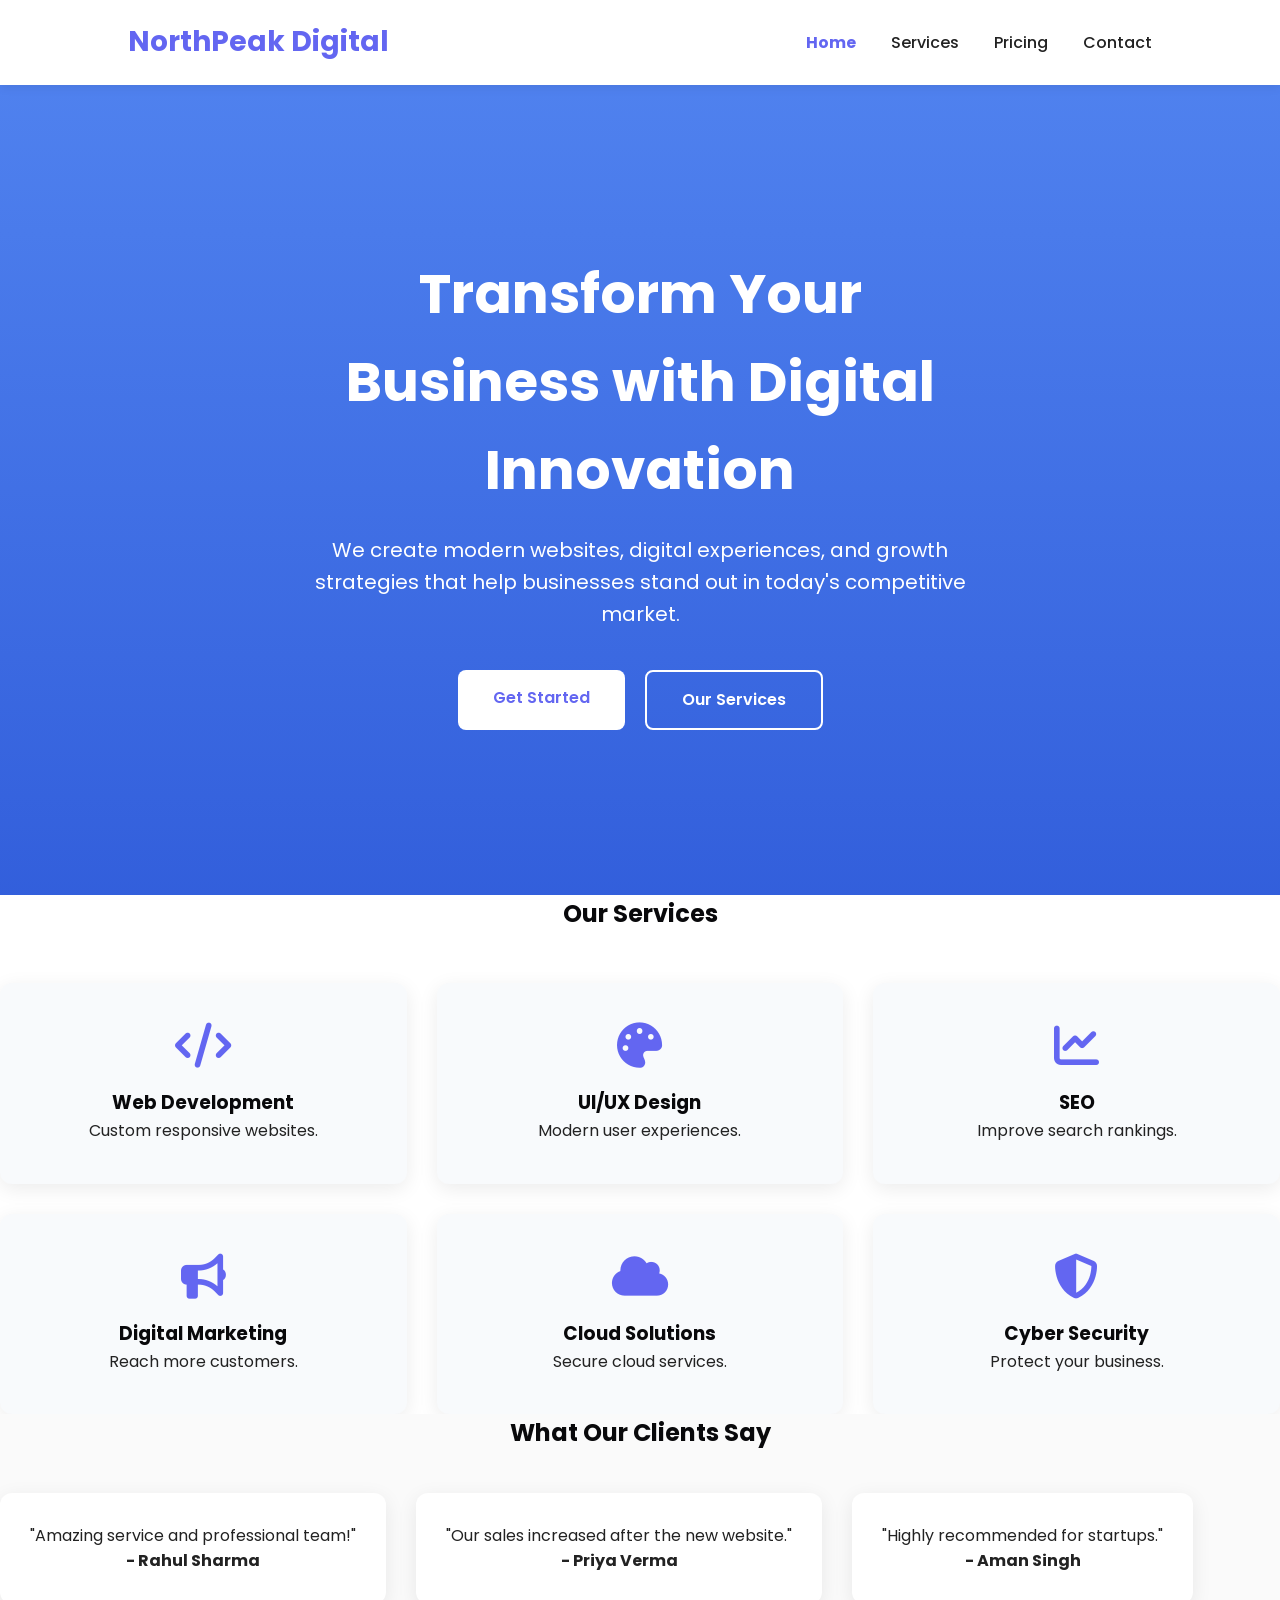
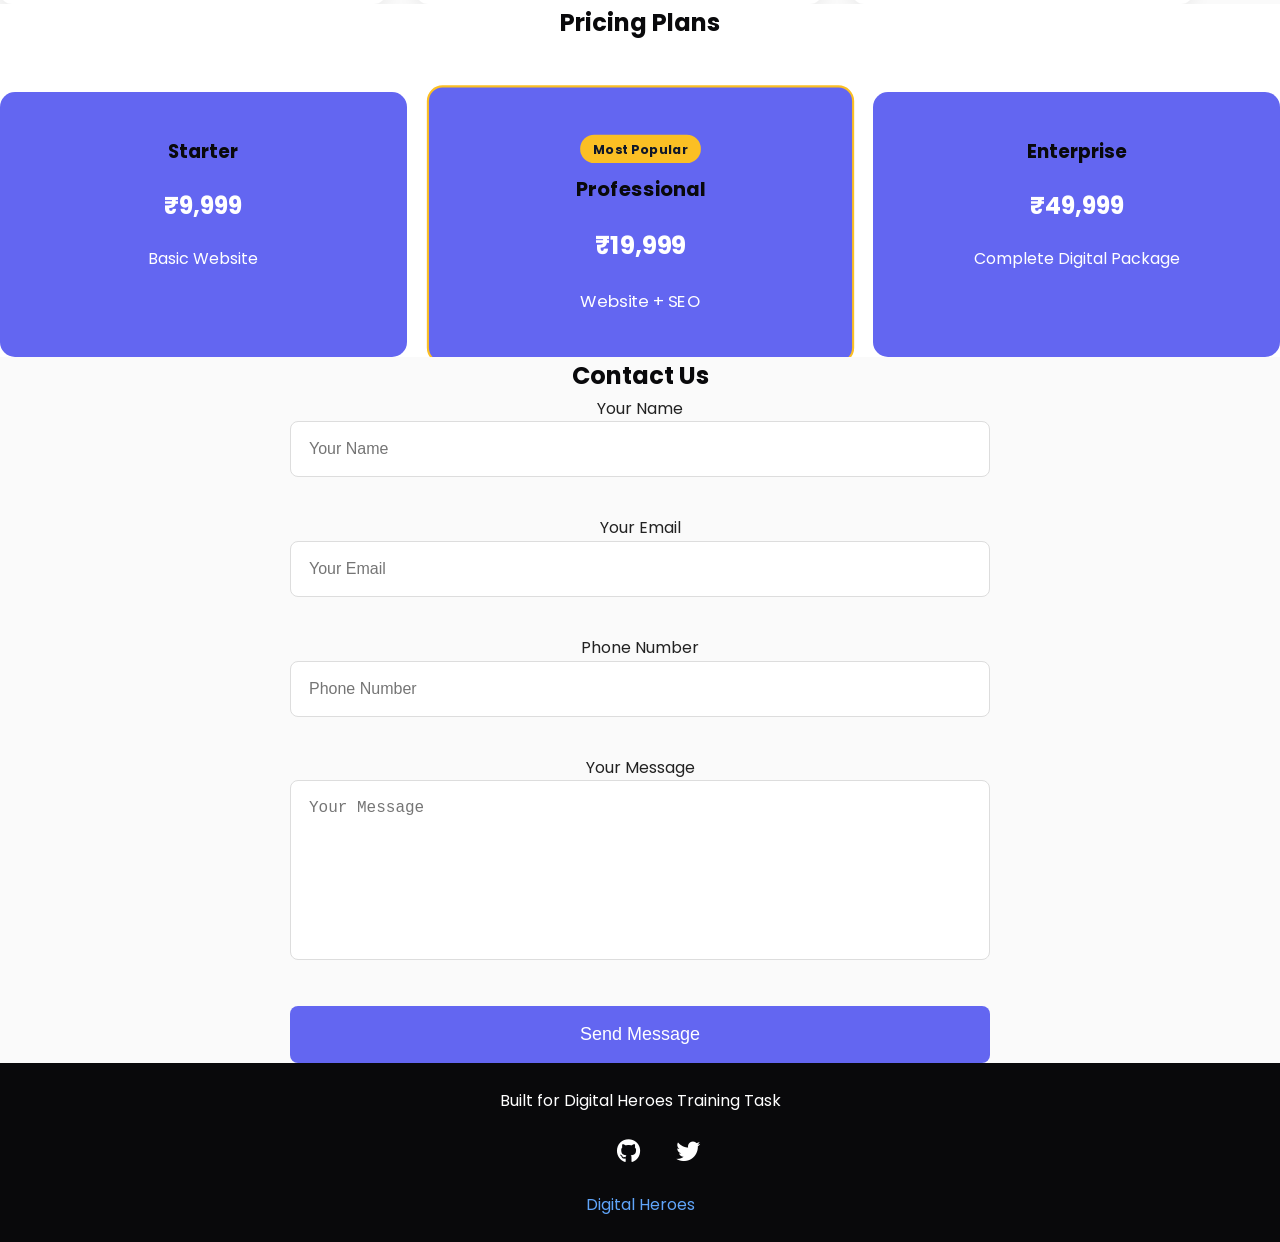
<file: index.html>
<!DOCTYPE html>
<html lang="en">
<head>
    
    <meta charset="UTF-8">
    <meta name="viewport" content="width=device-width, initial-scale=1.0">

    <title>NorthPeak Digital | Digital Agency</title>

    <link rel="icon" href="favicon.ico">

    <meta name="description" content="NorthPeak Digital is a modern digital agency offering web development, UI/UX design, SEO, digital marketing, cloud solutions, and cybersecurity services.">

<meta name="theme-color" content="#6366f1">

    <!-- Google Font -->
    <link href="https://fonts.googleapis.com/css2?family=Poppins:wght@300;400;500;600;700&display=swap" rel="stylesheet">

    <!-- Font Awesome Icons -->
    <link rel="stylesheet"
          href="https://cdnjs.cloudflare.com/ajax/libs/font-awesome/6.7.2/css/all.min.css">

    <!-- CSS -->
    <link rel="stylesheet" href="style.css">
</head>

<body>

    <!-- Website Starts Here -->

    <a href="#hero" class="skip-link">Skip to main content</a>

    <header>
    <nav class="navbar">

    <div class="logo">
        NorthPeak Digital
    </div>

    <ul class="nav-links">

        <li><a href="#hero">Home</a></li>
        <li><a href="#services">Services</a></li>
        <li><a href="#pricing">Pricing</a></li>
        <li><a href="#contact">Contact</a></li>

    </ul>

    <button class="menu-btn" aria-label="Toggle navigation menu">
    <i class="fas fa-bars" aria-hidden="true"></i>
    </button>

</nav>
</header>

<main>
<section id="hero" class="hero hidden">

    <div class="hero-content">

        <h1>Transform Your Business with Digital Innovation</h1>

        <p>
            We create modern websites, digital experiences, and growth strategies
            that help businesses stand out in today's competitive market.
        </p>

        <div class="hero-buttons">
            <a href="#contact" class="btn">Get Started</a>
            <a href="#services" class="btn btn-secondary">Our Services</a>
        </div>

    </div>

</section>
<section id="services" class="hidden">

    <h2>Our Services</h2>

    <div class="services-container">

        <div class="service-card">
            <i class="fas fa-code" aria-hidden="true"></i>
            <h3>Web Development</h3>
            <p>Custom responsive websites.</p>
        </div>

        <div class="service-card">
            <i class="fas fa-palette" aria-hidden="true"></i>
            <h3>UI/UX Design</h3>
            <p>Modern user experiences.</p>
        </div>

        <div class="service-card">
            <i class="fas fa-chart-line" aria-hidden="true"></i>
            <h3>SEO</h3>
            <p>Improve search rankings.</p>
        </div>

        <div class="service-card">
            <i class="fas fa-bullhorn" aria-hidden="true"></i>
            <h3>Digital Marketing</h3>
            <p>Reach more customers.</p>
        </div>

        <div class="service-card">
            <i class="fas fa-cloud" aria-hidden="true"></i>
            <h3>Cloud Solutions</h3>
            <p>Secure cloud services.</p>
        </div>

        <div class="service-card">
            <i class="fas fa-shield-alt" aria-hidden="true"></i>
            <h3>Cyber Security</h3>
            <p>Protect your business.</p>
        </div>

    </div>

</section>
<section id="testimonials" class="hidden">

    <h2>What Our Clients Say</h2>

    <div class="testimonial-container">

        <div class="testimonial">
            <button class="menu-btn" aria-label="Open navigation menu">
    <i class="fas fa-bars"></i>
</button>
            <p>"Amazing service and professional team!"</p>
            <h4>- Rahul Sharma</h4>
        </div>

        <div class="testimonial">
            <button class="menu-btn" aria-label="Open navigation menu">
    <i class="fas fa-bars"></i>
</button>
            <p>"Our sales increased after the new website."</p>
            <h4>- Priya Verma</h4>
        </div>

        <div class="testimonial">
            <p>"Highly recommended for startups."</p>
            <h4>- Aman Singh</h4>
        </div>

    </div>

</section>
<section id="pricing" class="hidden">

    <h2>Pricing Plans</h2>

    <div class="pricing-container">

        <div class="price-card">
            <h3>Starter</h3>
            <h1>₹9,999</h1>
            <p>Basic Website</p>
        </div>

        <div class="price-card featured">
            <span class="badge">Most Popular</span>
            <h3>Professional</h3>
            <h1>₹19,999</h1>
            <p>Website + SEO</p>
        </div>

        <div class="price-card">
            <h3>Enterprise</h3>
            <h1>₹49,999</h1>
            <p>Complete Digital Package</p>
        </div>

    </div>

</section>
<section id="contact" class="hidden">

    <h2>Contact Us</h2>

    <form id="contactForm">

        <label for="name">Your Name</label>

        <input
            type="text"
            id="name"
            placeholder="Your Name"
            required>
        <span class="error-msg" id="nameError"></span>

        <label for="email">Your Email</label>

        <input
            type="email"
            id="email"
            placeholder="Your Email"
            required>
        <span class="error-msg" id="emailError"></span>

        <label for="phone">Phone Number</label>

        <input
            type="tel"
            id="phone"
            placeholder="Phone Number"
            required>
        <span class="error-msg" id="phoneError"></span>

        <label for="message">Your Message</label>

        <textarea
            id="message"
            placeholder="Your Message"
            required></textarea>
        <span class="error-msg" id="messageError"></span>

        <button type="submit">
            Send Message
        </button>

    </form>

</section>
</main>

<footer>

<p>

Built for Digital Heroes Training Task

</p>

<div class="social-icons">

<a
href="www.linkedin.com/in"
aria-label="Linkdeln Profile">

<i class="fab fa-Linkdeln" aria-hidden="true"></i>

</a>
<a
href="https://github.com"
aria-label="GitHub Profile">

<i class="fab fa-github" aria-hidden="true"></i>

</a>
<a href="https://twitter.com"><i class="fab fa-twitter"></i></a>

</div>

<p>

<a href="https://digitalheroesco.com" target="_blank">

Digital Heroes

</a>

</p>

</footer>
    <script src="script.js"></script>
</body>
</html>
</file>
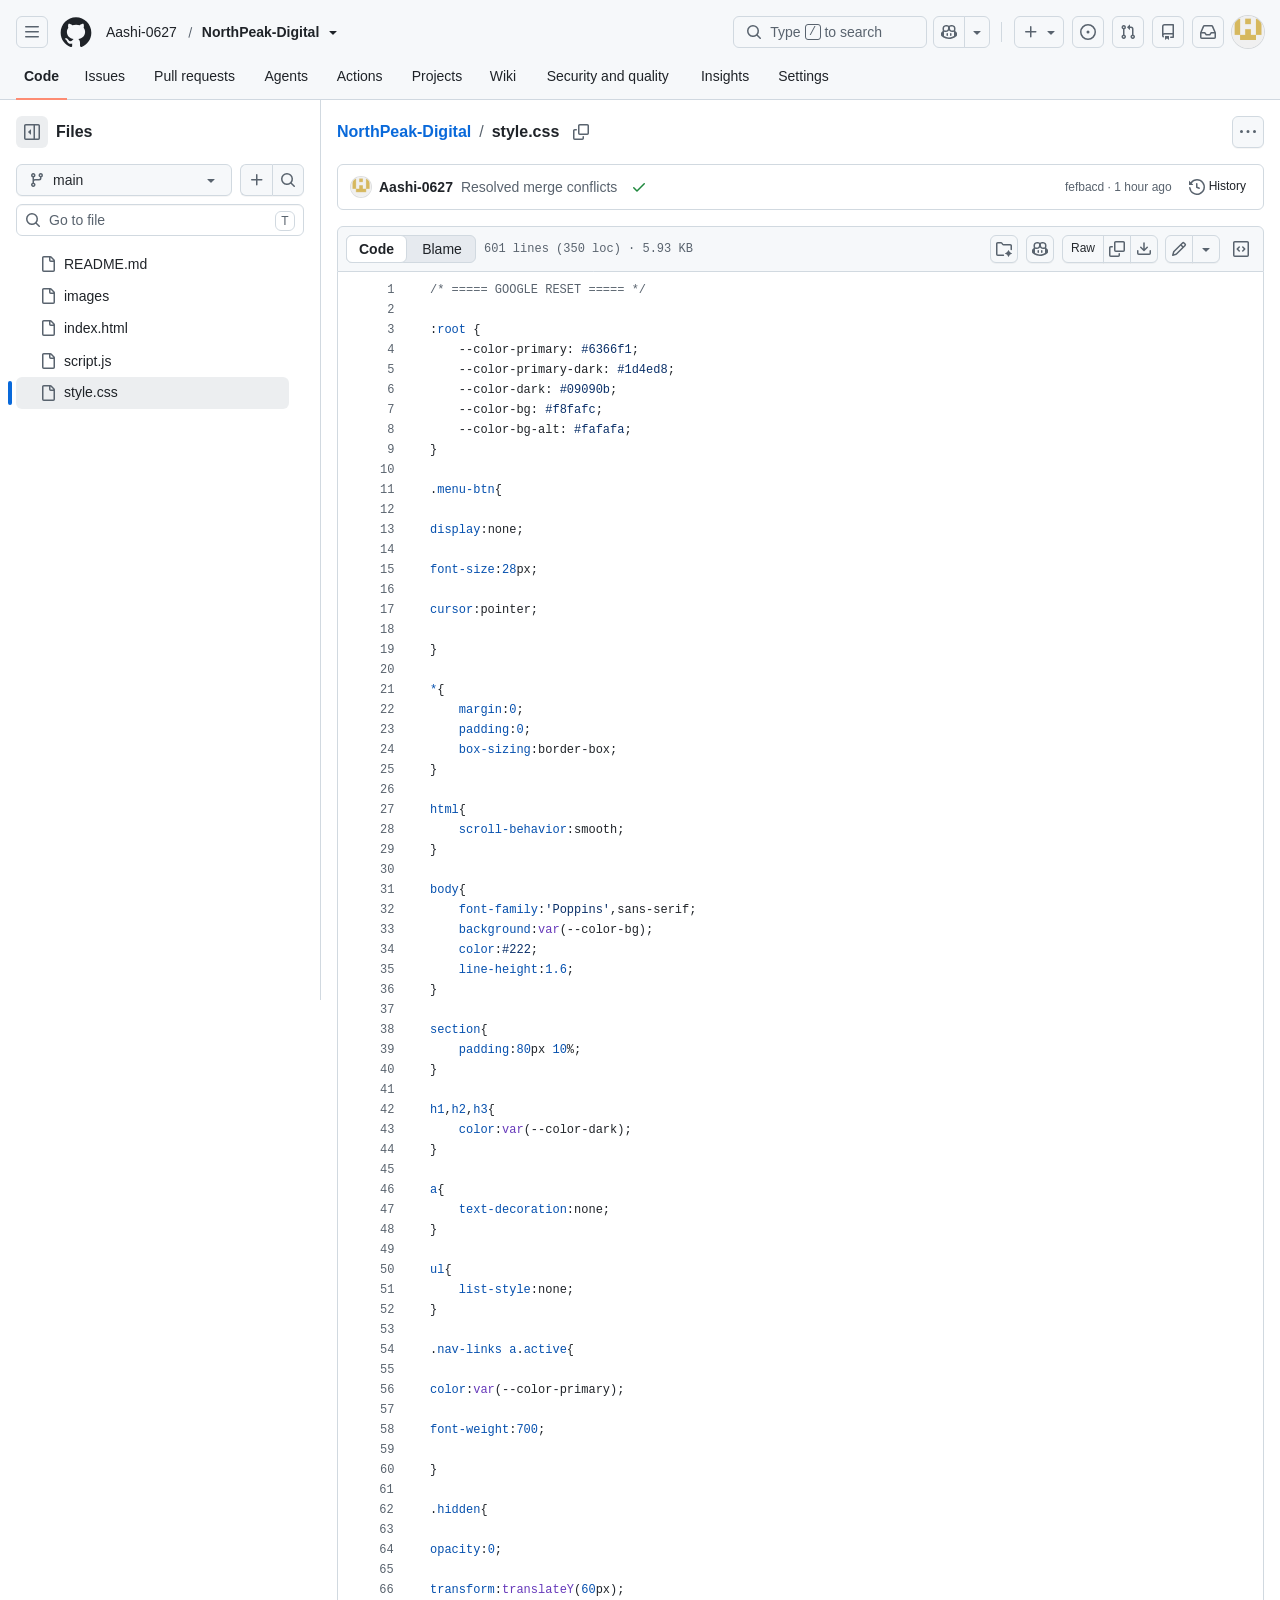
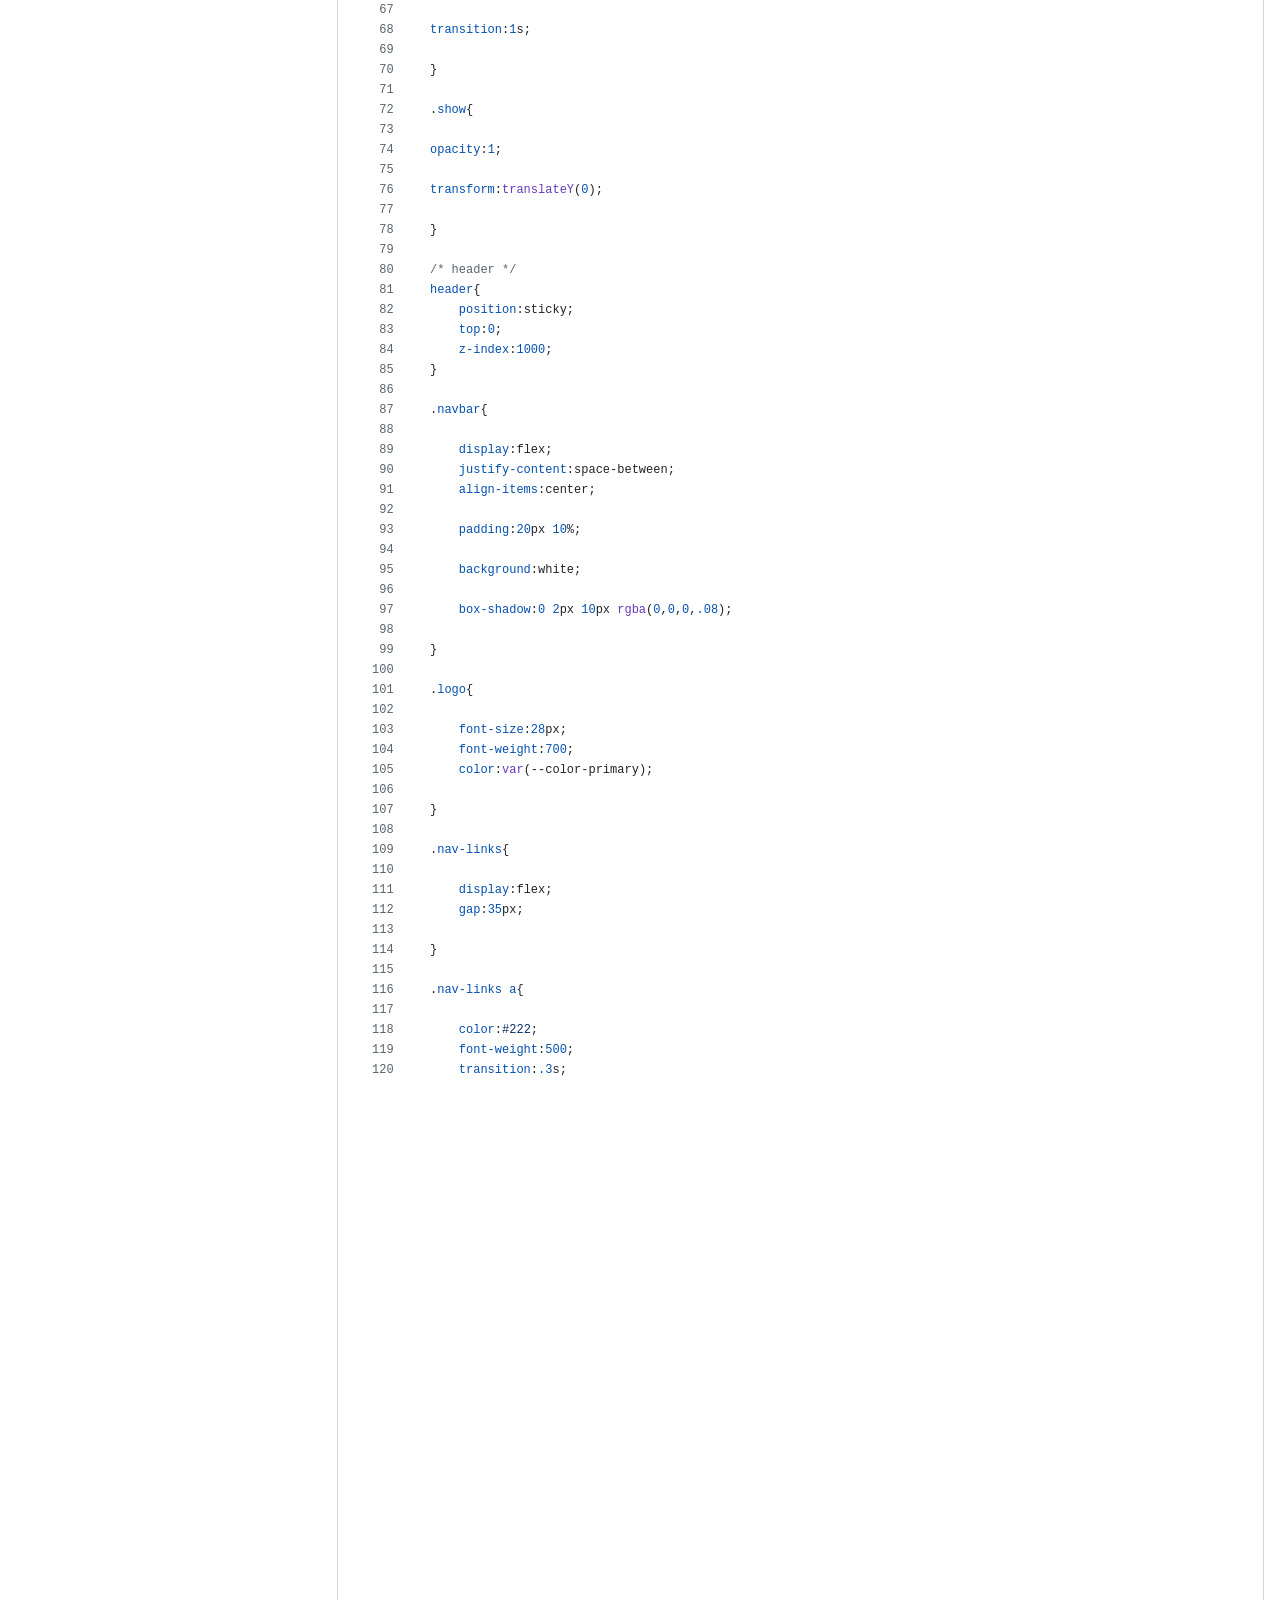
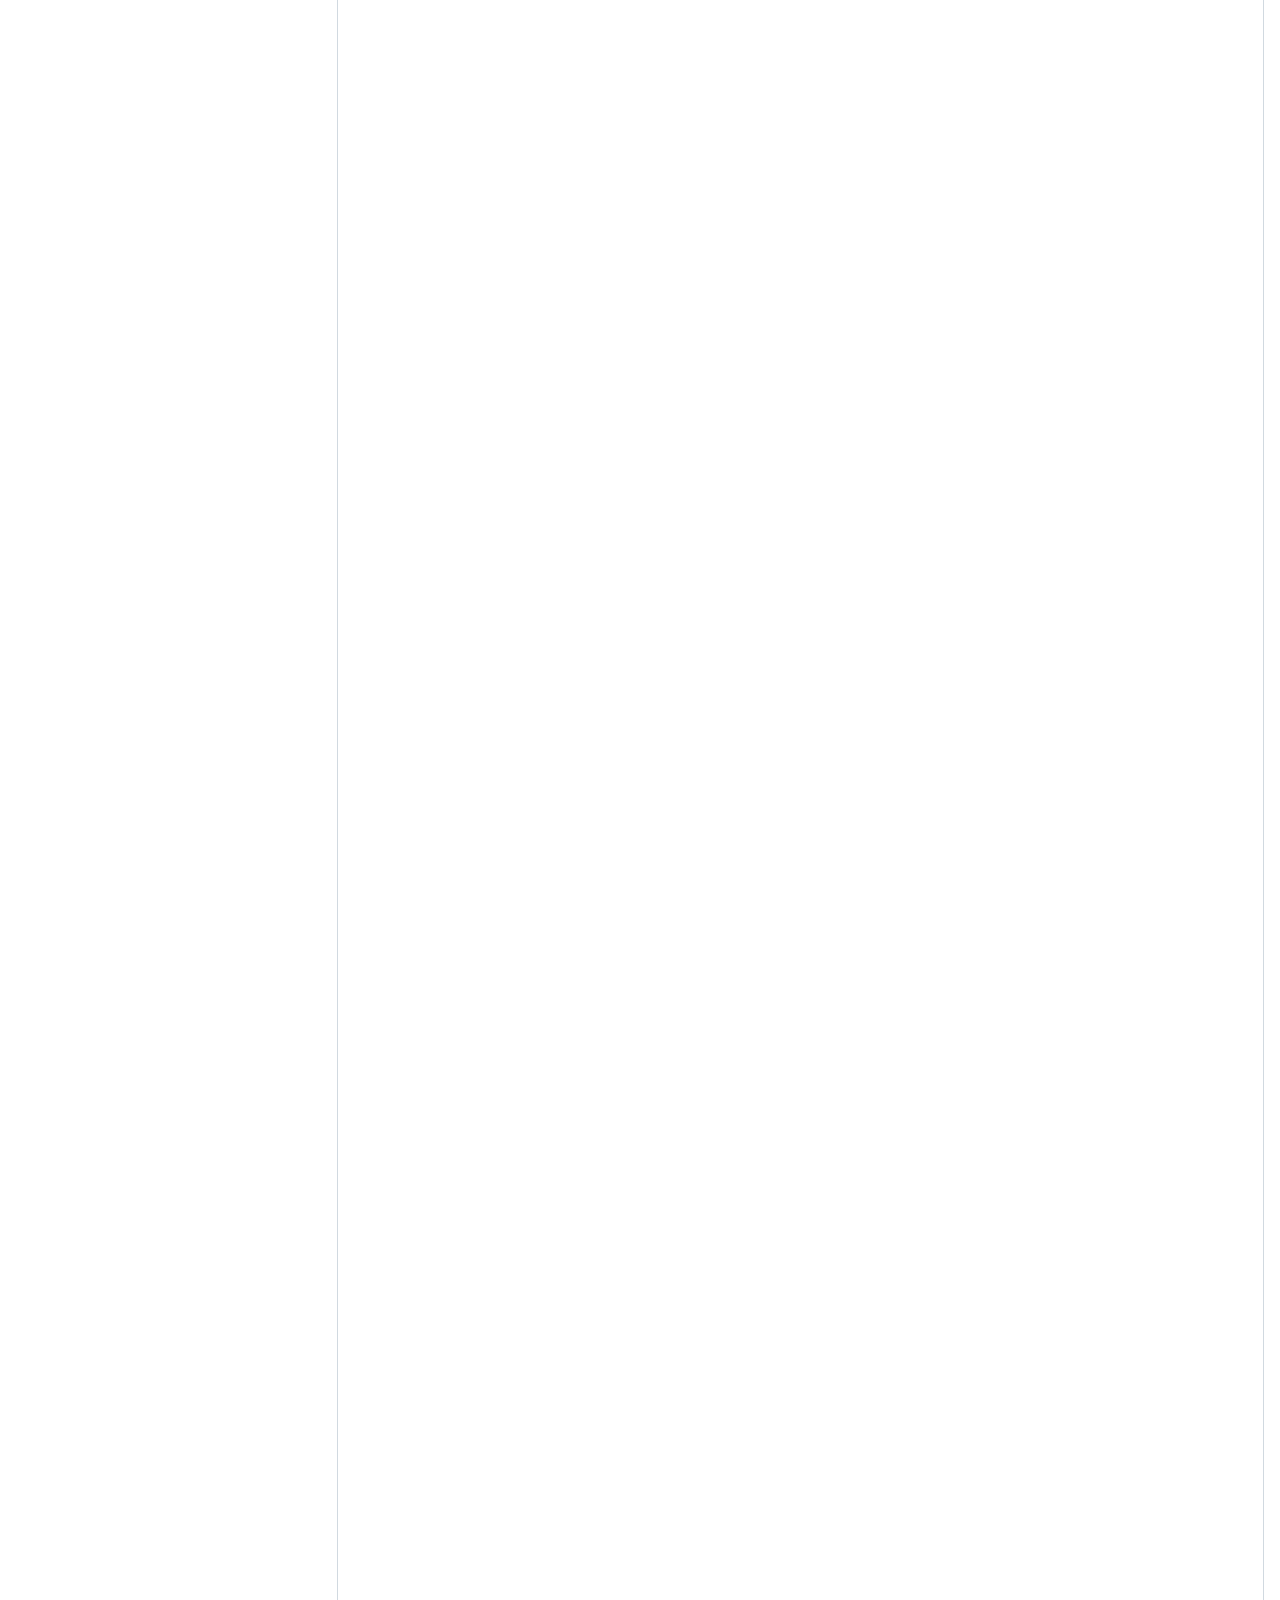
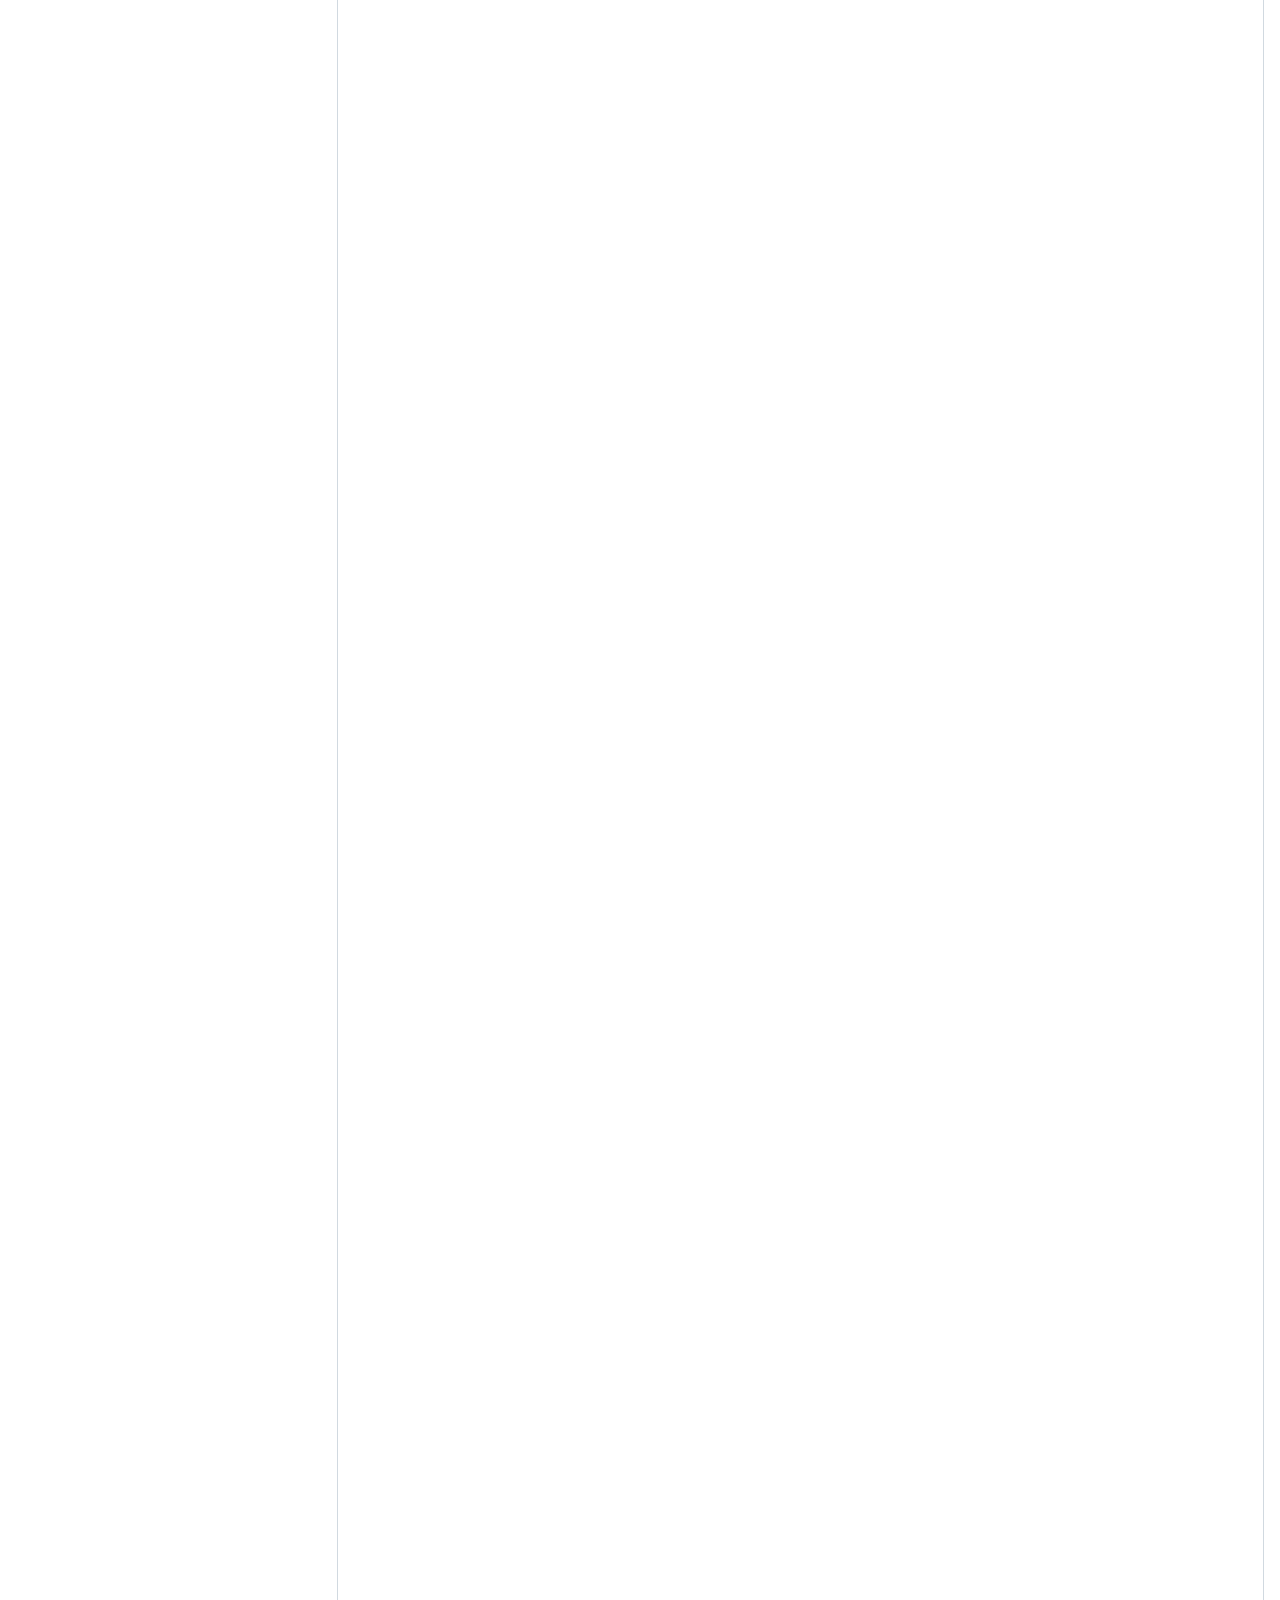
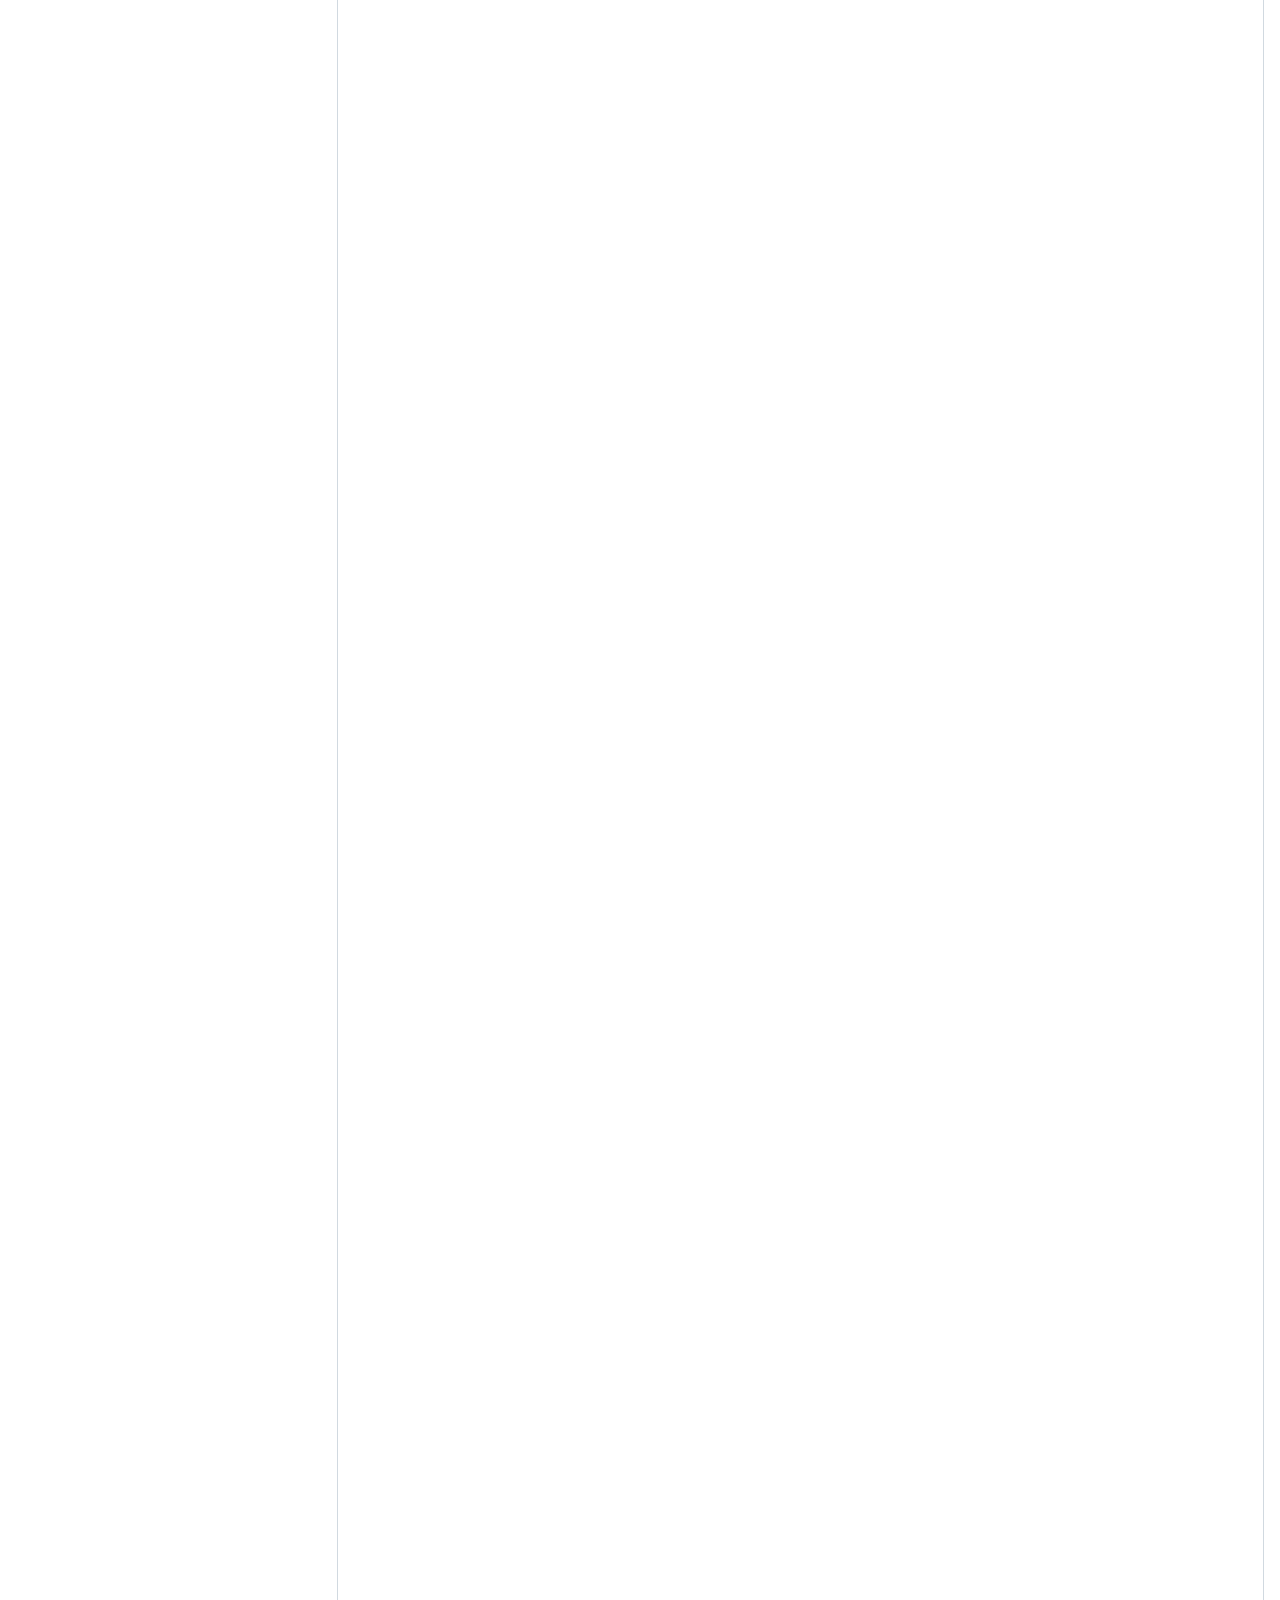
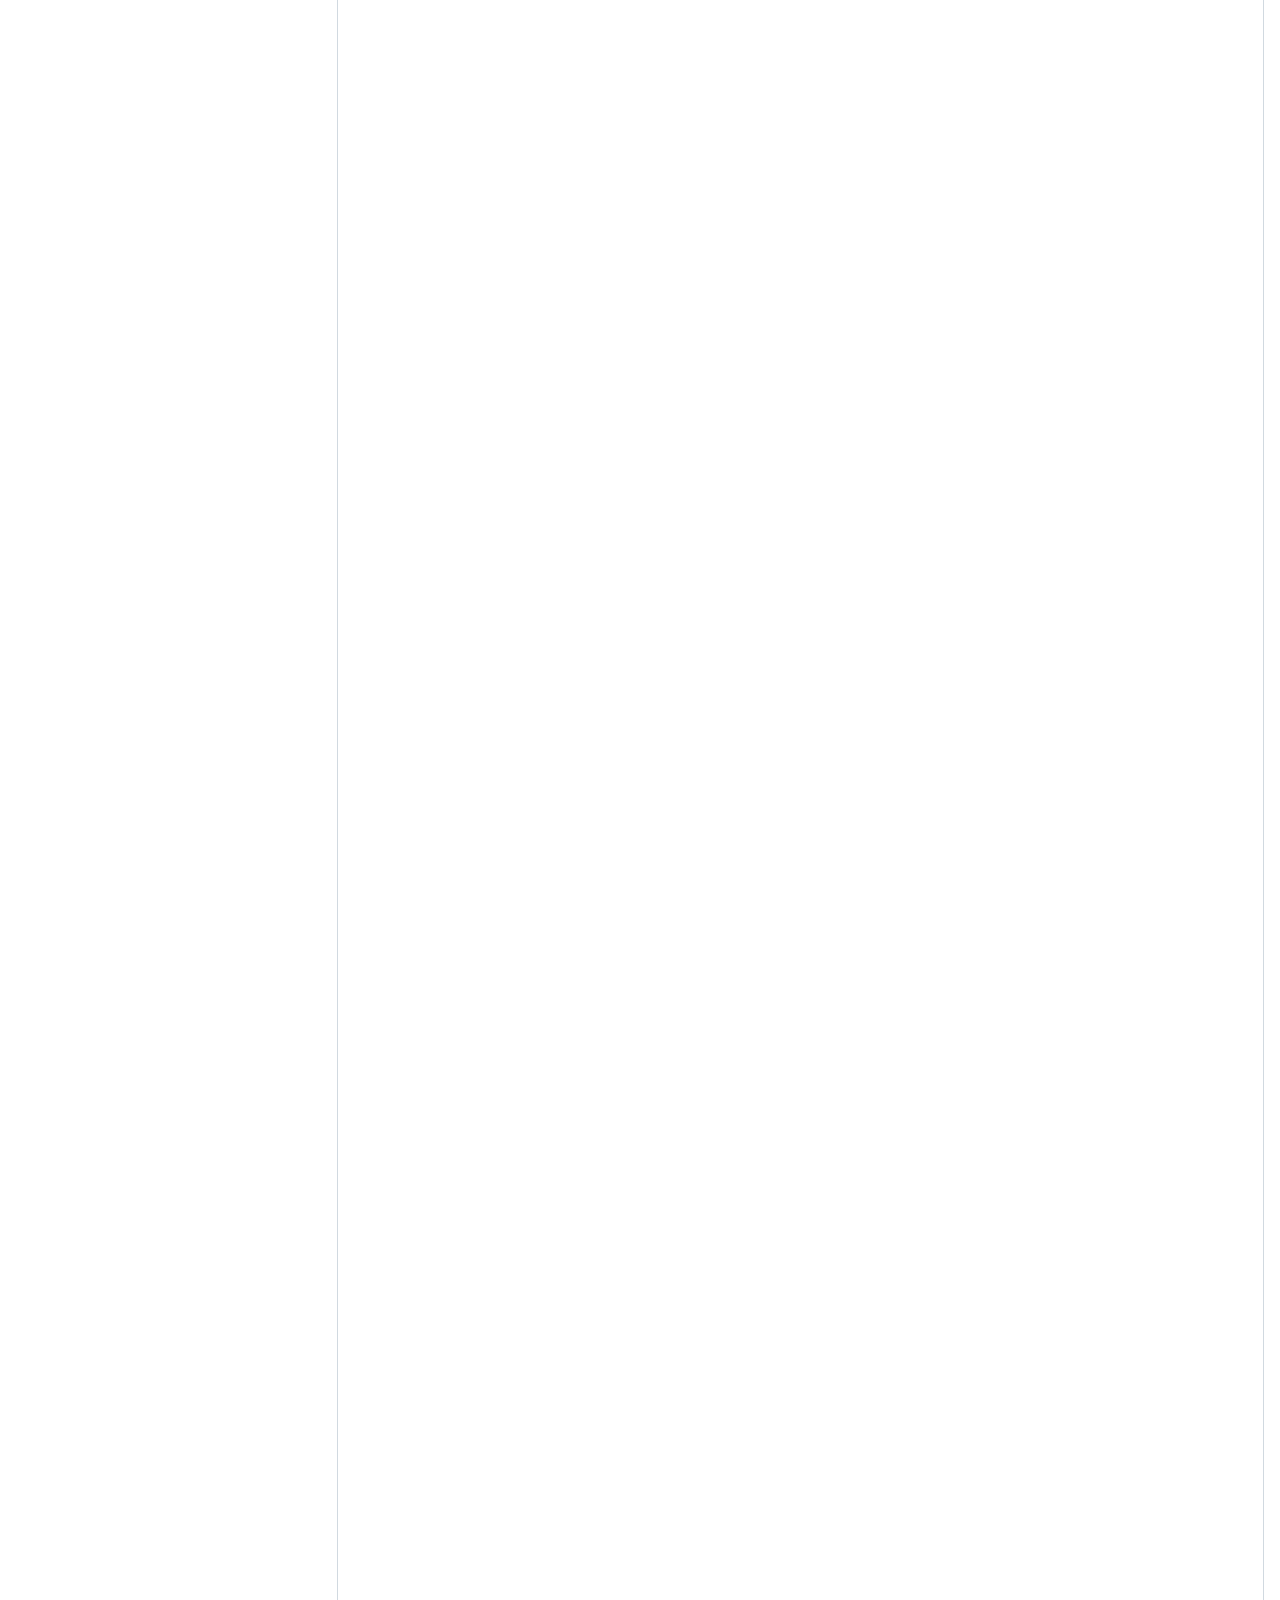
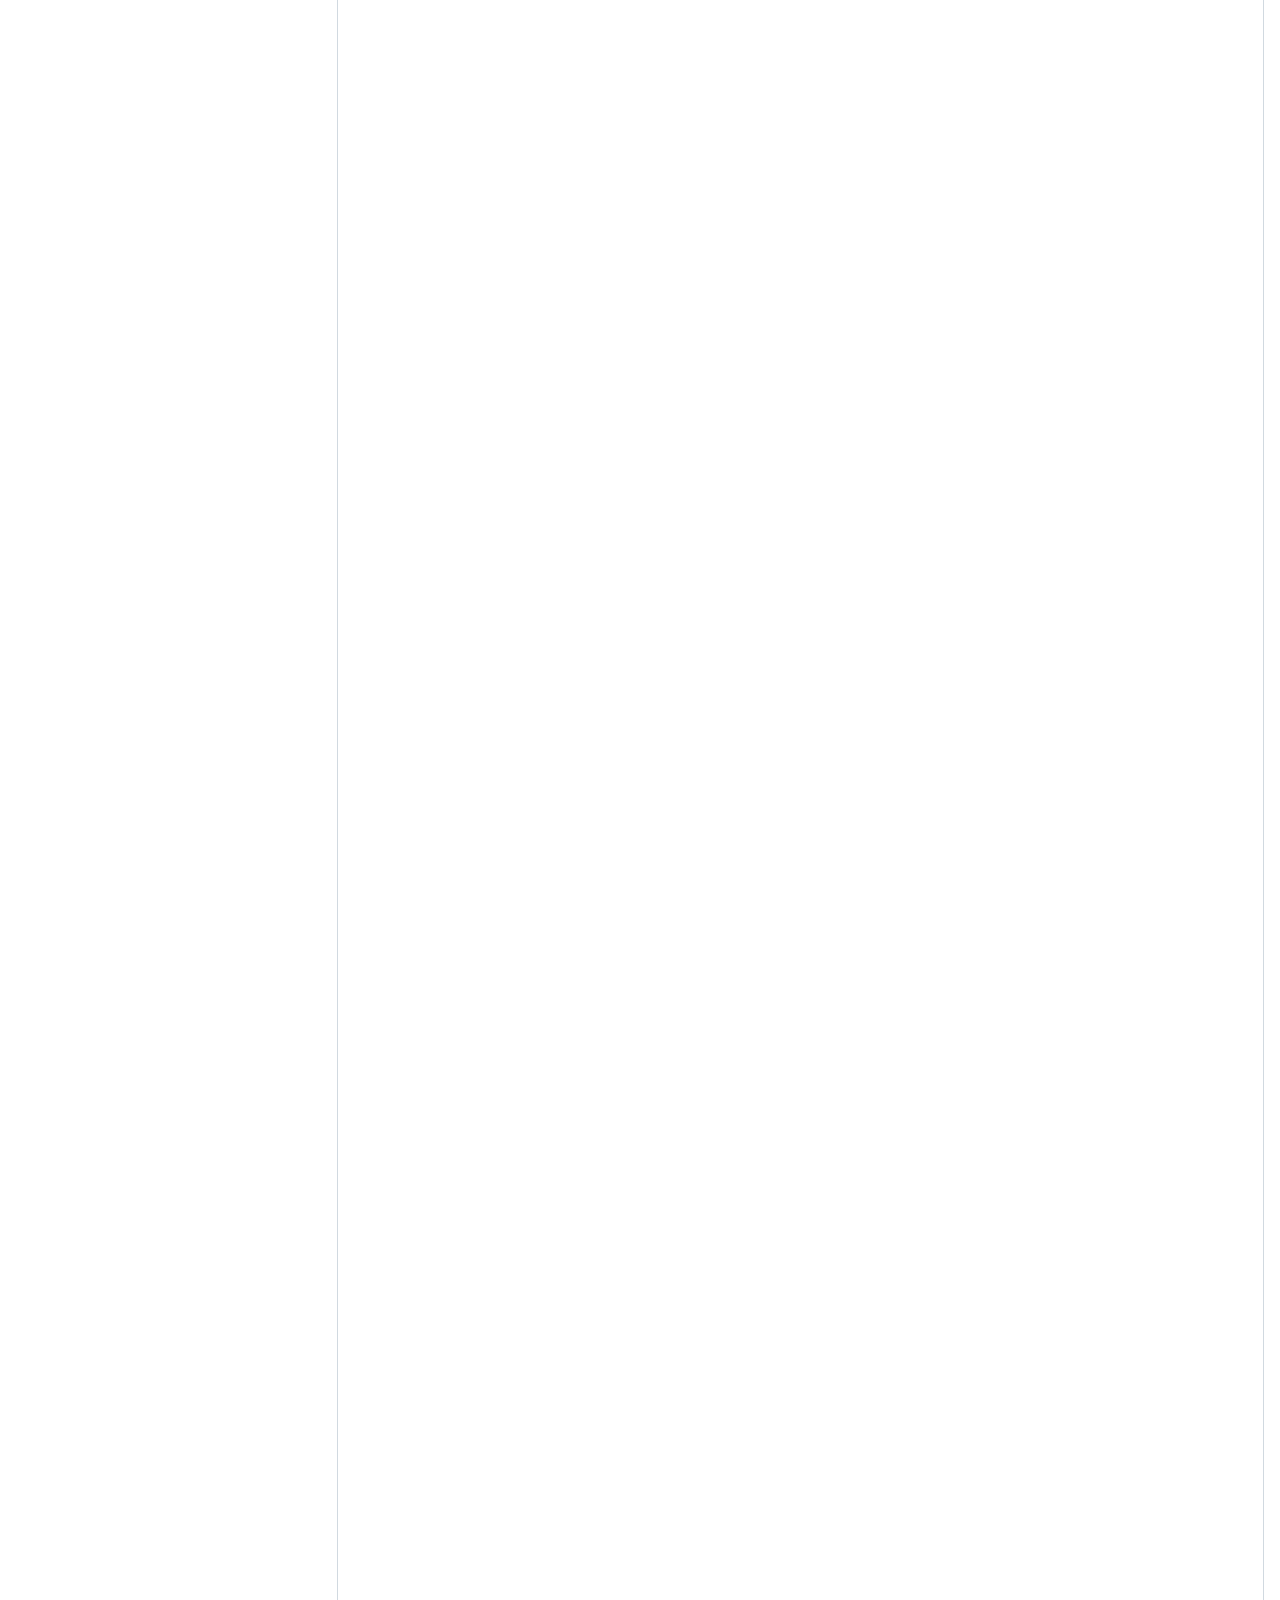
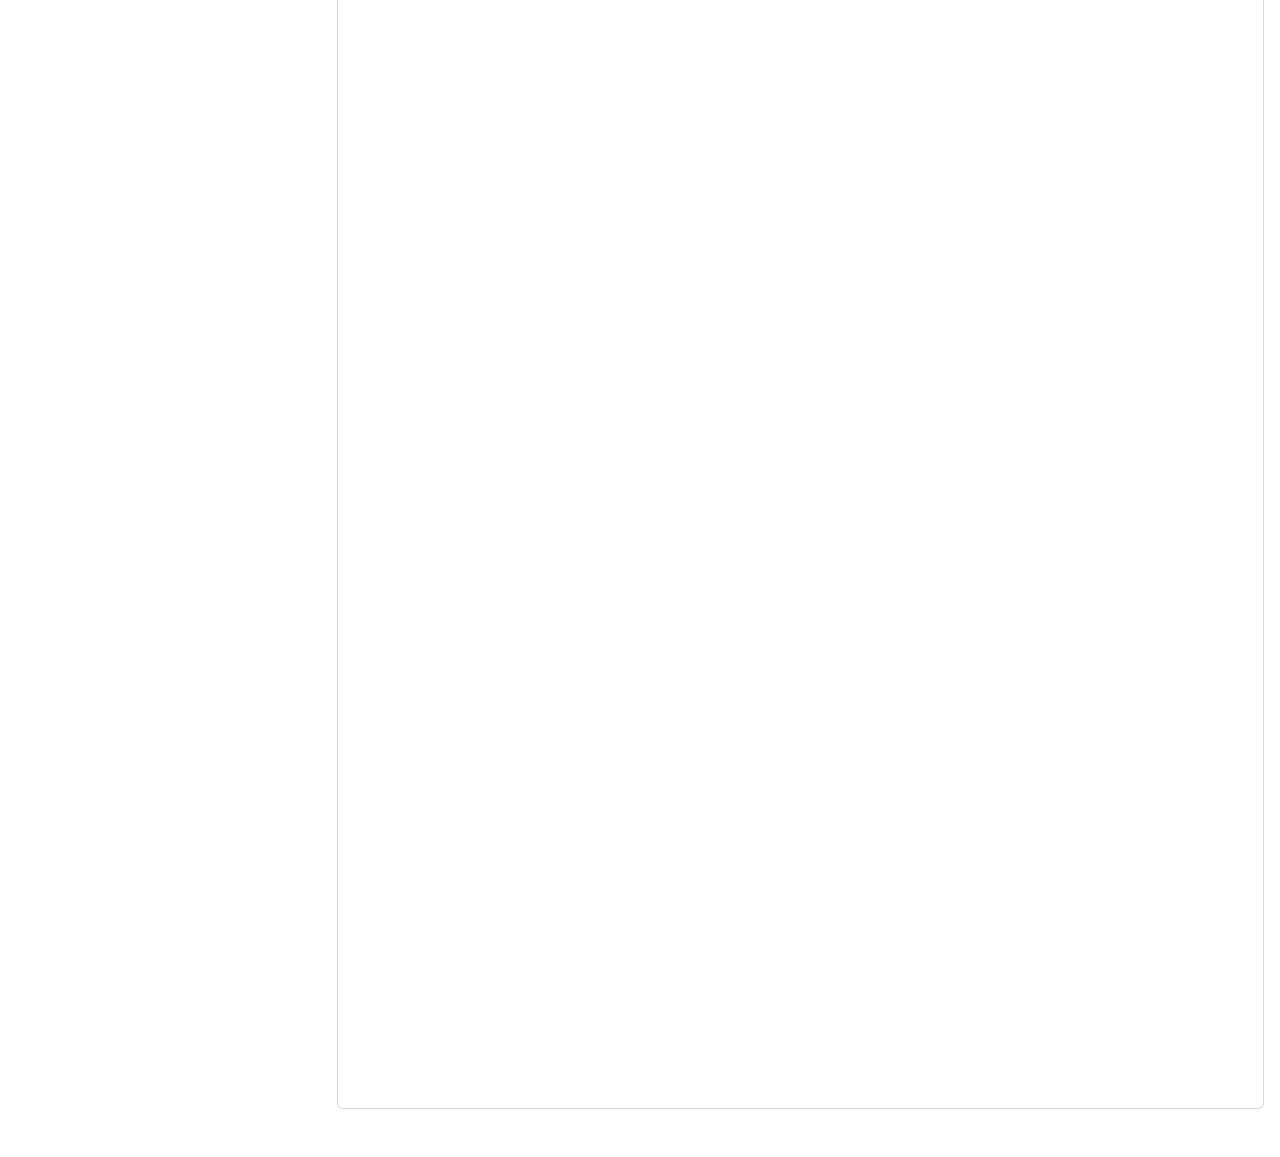
<file: NorthPeak-Digital_index.html at main · Aashi-0627_NorthPeak-Digital.html>
<!DOCTYPE html>
<!-- saved from url=(0067)https://github.com/Aashi-0627/NorthPeak-Digital/blob/main/style.css -->
<html lang="en" data-color-mode="auto" data-light-theme="light" data-dark-theme="dark" data-a11y-animated-images="system" data-a11y-link-underlines="true" data-turbo-loaded="" class="js-focus-visible" data-js-focus-visible=""><head><meta http-equiv="Content-Type" content="text/html; charset=UTF-8"><style>.ͼ1.cm-focused {outline: 1px dotted #212121;}
.ͼ1 {position: relative !important; box-sizing: border-box; display: flex !important; flex-direction: column;}
.ͼ1 .cm-scroller {display: flex !important; align-items: flex-start !important; font-family: monospace; line-height: 1.4; height: 100%; overflow-x: auto; position: relative; z-index: 0; overflow-anchor: none;}
.ͼ1 .cm-content[contenteditable=true] {-webkit-user-modify: read-write-plaintext-only;}
.ͼ1 .cm-content {margin: 0; flex-grow: 2; flex-shrink: 0; display: block; white-space: pre; word-wrap: normal; box-sizing: border-box; min-height: 100%; padding: 4px 0; outline: none;}
.ͼ1 .cm-lineWrapping {white-space: pre-wrap; white-space: break-spaces; word-break: break-word; overflow-wrap: anywhere; flex-shrink: 1;}
.ͼ2 .cm-content {caret-color: black;}
.ͼ3 .cm-content {caret-color: white;}
.ͼ1 .cm-line {display: block; padding: 0 2px 0 6px;}
.ͼ1 .cm-layer > * {position: absolute;}
.ͼ1 .cm-layer {position: absolute; left: 0; top: 0; contain: size style;}
.ͼ2 .cm-selectionBackground {background: #d9d9d9;}
.ͼ3 .cm-selectionBackground {background: #222;}
.ͼ2.cm-focused > .cm-scroller > .cm-selectionLayer .cm-selectionBackground {background: #d7d4f0;}
.ͼ3.cm-focused > .cm-scroller > .cm-selectionLayer .cm-selectionBackground {background: #233;}
.ͼ1 .cm-cursorLayer {pointer-events: none;}
.ͼ1.cm-focused > .cm-scroller > .cm-cursorLayer {animation: steps(1) cm-blink 1.2s infinite;}
@keyframes cm-blink {50% {opacity: 0;}}
@keyframes cm-blink2 {50% {opacity: 0;}}
.ͼ1 .cm-cursor, .ͼ1 .cm-dropCursor {border-left: 1.2px solid black; margin-left: -0.6px; pointer-events: none;}
.ͼ1 .cm-cursor {display: none;}
.ͼ3 .cm-cursor {border-left-color: #ddd;}
.ͼ1 .cm-selectionHandle {background-color: currentColor; width: 1.5px;}
.ͼ1 .cm-selectionHandle-start::before, .ͼ1 .cm-selectionHandle-end::before {content: ""; background-color: inherit; border-radius: 50%; width: 8px; height: 8px; position: absolute; left: -3.25px;}
.ͼ1 .cm-selectionHandle-start::before {top: -8px;}
.ͼ1 .cm-selectionHandle-end::before {bottom: -8px;}
.ͼ1 .cm-dropCursor {position: absolute;}
.ͼ1.cm-focused > .cm-scroller > .cm-cursorLayer .cm-cursor {display: block;}
.ͼ1 .cm-iso {unicode-bidi: isolate;}
.ͼ1 .cm-announced {position: fixed; top: -10000px;}
@media print {.ͼ1 .cm-announced {display: none;}}
.ͼ2 .cm-activeLine {background-color: #cceeff44;}
.ͼ3 .cm-activeLine {background-color: #99eeff33;}
.ͼ2 .cm-specialChar {color: red;}
.ͼ3 .cm-specialChar {color: #f78;}
.ͼ1 .cm-gutters {flex-shrink: 0; display: flex; height: 100%; box-sizing: border-box; z-index: 200;}
.ͼ1 .cm-gutters-before {inset-inline-start: 0;}
.ͼ1 .cm-gutters-after {inset-inline-end: 0;}
.ͼ2 .cm-gutters.cm-gutters-before {border-right-width: 1px;}
.ͼ2 .cm-gutters.cm-gutters-after {border-left-width: 1px;}
.ͼ2 .cm-gutters {background-color: #f5f5f5; color: #6c6c6c; border: 0px solid #ddd;}
.ͼ3 .cm-gutters {background-color: #333338; color: #ccc;}
.ͼ1 .cm-gutter {display: flex !important; flex-direction: column; flex-shrink: 0; box-sizing: border-box; min-height: 100%; overflow: hidden;}
.ͼ1 .cm-gutterElement {box-sizing: border-box;}
.ͼ1 .cm-lineNumbers .cm-gutterElement {padding: 0 3px 0 5px; min-width: 20px; text-align: right; white-space: nowrap;}
.ͼ2 .cm-activeLineGutter {background-color: #e2f2ff;}
.ͼ3 .cm-activeLineGutter {background-color: #222227;}
.ͼ1 .cm-panels {box-sizing: border-box; position: sticky; left: 0; right: 0; z-index: 300;}
.ͼ2 .cm-panels {background-color: #f5f5f5; color: black;}
.ͼ2 .cm-panels-top {border-bottom: 1px solid #ddd;}
.ͼ2 .cm-panels-bottom {border-top: 1px solid #ddd;}
.ͼ3 .cm-panels {background-color: #333338; color: white;}
.ͼ1 .cm-dialog label {font-size: 80%;}
.ͼ1 .cm-dialog {padding: 2px 19px 4px 6px; position: relative;}
.ͼ1 .cm-dialog-close {position: absolute; top: 3px; right: 4px; background-color: inherit; border: none; font: inherit; font-size: 14px; padding: 0;}
.ͼ1 .cm-tab {display: inline-block; overflow: hidden; vertical-align: bottom;}
.ͼ1 .cm-widgetBuffer {vertical-align: text-top; height: 1em; width: 0; display: inline;}
.ͼ1 .cm-placeholder {color: #888; display: inline-block; vertical-align: top; user-select: none;}
.ͼ1 .cm-highlightSpace {background-image: radial-gradient(circle at 50% 55%, #aaa 20%, transparent 5%); background-position: center;}
.ͼ1 .cm-highlightTab {background-image: url('data:image/svg+xml,<svg xmlns="http://www.w3.org/2000/svg" width="200" height="20"><path stroke="%23888" stroke-width="1" fill="none" d="M1 10H196L190 5M190 15L196 10M197 4L197 16"/></svg>'); background-size: auto 100%; background-position: right 90%; background-repeat: no-repeat;}
.ͼ1 .cm-trailingSpace {background-color: #ff332255;}
.ͼ1 .cm-button {vertical-align: middle; color: inherit; font-size: 70%; padding: .2em 1em; border-radius: 1px;}
.ͼ2 .cm-button:active {background-image: linear-gradient(#b4b4b4, #d0d3d6);}
.ͼ2 .cm-button {background-image: linear-gradient(#eff1f5, #d9d9df); border: 1px solid #888;}
.ͼ3 .cm-button:active {background-image: linear-gradient(#111, #333);}
.ͼ3 .cm-button {background-image: linear-gradient(#393939, #111); border: 1px solid #888;}
.ͼ1 .cm-textfield {vertical-align: middle; color: inherit; font-size: 70%; border: 1px solid silver; padding: .2em .5em;}
.ͼ2 .cm-textfield {background-color: white;}
.ͼ3 .cm-textfield {border: 1px solid #555; background-color: inherit;}
.ͼ1 .cm-tooltip.cm-tooltip-autocomplete > ul > li, .ͼ1 .cm-tooltip.cm-tooltip-autocomplete > ul > completion-section {padding: 1px 3px; line-height: 1.2;}
.ͼ1 .cm-tooltip.cm-tooltip-autocomplete > ul > li {overflow-x: hidden; text-overflow: ellipsis; cursor: pointer;}
.ͼ1 .cm-tooltip.cm-tooltip-autocomplete > ul > completion-section {display: list-item; border-bottom: 1px solid silver; padding-left: 0.5em; opacity: 0.7;}
.ͼ1 .cm-tooltip.cm-tooltip-autocomplete > ul {font-family: monospace; white-space: nowrap; overflow: hidden auto; max-width: 700px; max-width: min(700px, 95vw); min-width: 250px; max-height: 10em; height: 100%; list-style: none; margin: 0; padding: 0;}
.ͼ2 .cm-tooltip-autocomplete ul li[aria-selected] {background: #17c; color: white;}
.ͼ2 .cm-tooltip-autocomplete-disabled ul li[aria-selected] {background: #777;}
.ͼ3 .cm-tooltip-autocomplete ul li[aria-selected] {background: #347; color: white;}
.ͼ3 .cm-tooltip-autocomplete-disabled ul li[aria-selected] {background: #444;}
.ͼ1 .cm-completionListIncompleteTop:before, .ͼ1 .cm-completionListIncompleteBottom:after {content: "···"; opacity: 0.5; display: block; text-align: center;}
.ͼ1 .cm-tooltip.cm-completionInfo {position: absolute; padding: 3px 9px; width: max-content; max-width: 400px; box-sizing: border-box;}
.ͼ1 .cm-completionInfo.cm-completionInfo-left {right: 100%;}
.ͼ1 .cm-completionInfo.cm-completionInfo-right {left: 100%;}
.ͼ1 .cm-completionInfo.cm-completionInfo-left-narrow {right: 30px;}
.ͼ1 .cm-completionInfo.cm-completionInfo-right-narrow {left: 30px;}
.ͼ2 .cm-snippetField {background-color: #00000022;}
.ͼ3 .cm-snippetField {background-color: #ffffff22;}
.ͼ1 .cm-snippetFieldPosition {vertical-align: text-top; width: 0; height: 1.15em; display: inline-block; margin: 0 -0.7px -.7em; border-left: 1.4px dotted #888;}
.ͼ1 .cm-completionMatchedText {text-decoration: underline;}
.ͼ1 .cm-completionDetail {margin-left: 0.5em; font-style: italic;}
.ͼ1 .cm-completionIcon {font-size: 90%; width: .8em; display: inline-block; text-align: center; padding-right: .6em; opacity: 0.6; box-sizing: content-box;}
.ͼ1 .cm-completionIcon-function:after, .ͼ1 .cm-completionIcon-method:after {content: 'ƒ';}
.ͼ1 .cm-completionIcon-class:after {content: '○';}
.ͼ1 .cm-completionIcon-interface:after {content: '◌';}
.ͼ1 .cm-completionIcon-variable:after {content: '𝑥';}
.ͼ1 .cm-completionIcon-constant:after {content: '𝐶';}
.ͼ1 .cm-completionIcon-type:after {content: '𝑡';}
.ͼ1 .cm-completionIcon-enum:after {content: '∪';}
.ͼ1 .cm-completionIcon-property:after {content: '□';}
.ͼ1 .cm-completionIcon-keyword:after {content: '🔑︎';}
.ͼ1 .cm-completionIcon-namespace:after {content: '▢';}
.ͼ1 .cm-completionIcon-text:after {content: 'abc'; font-size: 50%; vertical-align: middle;}
.ͼ1 .cm-tooltip {z-index: 500; box-sizing: border-box;}
.ͼ2 .cm-tooltip {border: 1px solid #bbb; background-color: #f5f5f5;}
.ͼ2 .cm-tooltip-section:not(:first-child) {border-top: 1px solid #bbb;}
.ͼ3 .cm-tooltip {background-color: #333338; color: white;}
.ͼ1 .cm-tooltip-arrow:before, .ͼ1 .cm-tooltip-arrow:after {content: ''; position: absolute; width: 0; height: 0; border-left: 7px solid transparent; border-right: 7px solid transparent;}
.ͼ1 .cm-tooltip-above .cm-tooltip-arrow:before {border-top: 7px solid #bbb;}
.ͼ1 .cm-tooltip-above .cm-tooltip-arrow:after {border-top: 7px solid #f5f5f5; bottom: 1px;}
.ͼ1 .cm-tooltip-above .cm-tooltip-arrow {bottom: -7px;}
.ͼ1 .cm-tooltip-below .cm-tooltip-arrow:before {border-bottom: 7px solid #bbb;}
.ͼ1 .cm-tooltip-below .cm-tooltip-arrow:after {border-bottom: 7px solid #f5f5f5; top: 1px;}
.ͼ1 .cm-tooltip-below .cm-tooltip-arrow {top: -7px;}
.ͼ1 .cm-tooltip-arrow {height: 7px; width: 14px; position: absolute; z-index: -1; overflow: hidden;}
.ͼ3 .cm-tooltip .cm-tooltip-arrow:before {border-top-color: #333338; border-bottom-color: #333338;}
.ͼ3 .cm-tooltip .cm-tooltip-arrow:after {border-top-color: transparent; border-bottom-color: transparent;}
.ͼ1 .cm-tooltip.cm-tooltip-autocomplete {border: 0; background-color: transparent;}
.ͼ1 .cm-tooltip.cm-tooltip-autocomplete > ul {font-family: var(--fontStack-monospace); font-size: 12px; background-color: var(--bgColor-default, var(--color-canvas-default)); border: 1px solid var(--borderColor-default, var(--color-border-default)); border-radius: var(--borderRadius-medium); box-shadow: var(--shadow-resting-medium, var(--color-shadow-medium)); min-width: auto;}
.ͼ1 .cm-tooltip.cm-tooltip-autocomplete li[role="option"] {padding: 2px 8px; margin: 0; color: var(--fgColor-default, var(--color-fg-default)); white-space: pre;}
.ͼ1 .cm-tooltip.cm-tooltip-autocomplete li[role="option"]:first-child {border-top-left-radius: var(--borderRadius-medium); border-top-right-radius: var(--borderRadius-medium);}
.ͼ1 .cm-tooltip.cm-tooltip-autocomplete li[role="option"]:last-child {border-bottom-left-radius: var(--borderRadius-medium); border-bottom-right-radius: var(--borderRadius-medium);}
.ͼ1 .cm-tooltip.cm-tooltip-autocomplete ul li[aria-selected], .ͼ1 .cm-tooltip.cm-tooltip-autocomplete ul li[aria-selected] .cm-completionDetail {color: var(--fgColor-onEmphasis, var(--color-fg-on-emphasis)); background: var(--bgColor-accent-emphasis, var(--color-accent-emphasis));}
.ͼ1 .cm-completionDetail {padding-left: 8px; color: var(--fgColor-muted, var(--color-fg-muted)); font-size: var(--fontSize-small); font-style: normal;}
.ͼ1 .cm-panel.cm-search [name=close] {position: absolute; top: 0; right: 4px; background-color: inherit; border: none; font: inherit; padding: 0; margin: 0;}
.ͼ1 .cm-panel.cm-search input, .ͼ1 .cm-panel.cm-search button, .ͼ1 .cm-panel.cm-search label {margin: .2em .6em .2em 0;}
.ͼ1 .cm-panel.cm-search input[type=checkbox] {margin-right: .2em;}
.ͼ1 .cm-panel.cm-search label {font-size: 80%; white-space: pre;}
.ͼ1 .cm-panel.cm-search {padding: 2px 6px 4px; position: relative;}
.ͼ2 .cm-searchMatch {background-color: #ffff0054;}
.ͼ3 .cm-searchMatch {background-color: #00ffff8a;}
.ͼ2 .cm-searchMatch-selected {background-color: #ff6a0054;}
.ͼ3 .cm-searchMatch-selected {background-color: #ff00ff8a;}
.ͼ1.cm-focused .cm-matchingBracket {background-color: #328c8252;}
.ͼ1.cm-focused .cm-nonmatchingBracket {background-color: #bb555544;}
.ͼn {color: var(--codeMirror-syntax-fgColor-keyword, var(--color-codemirror-syntax-keyword));}
.ͼo {color: var(--codeMirror-syntax-fgColor-comment, var(--color-codemirror-syntax-comment));}
.ͼp {color: var(--codeMirror-matchingBracket-fgColor, var(--color-codemirror-matchingbracket-text));}
.ͼq {color: var(--codeMirror-syntax-fgColor-string, var(--color-codemirror-syntax-string));}
.ͼr {color: var(--codeMirror-syntax-fgColor-constant, var(--color-codemirror-syntax-constant));}
.ͼs {color: var(--codeMirror-syntax-fgColor-constant, var(--color-codemirror-syntax-constant));}
.ͼt {color: var(--codeMirror-syntax-fgColor-entity, var(--color-codemirror-syntax-entity));}
.ͼu {color: var(--codeMirror-syntax-fgColor-variable, var(--color-codemirror-syntax-variable));}
.ͼv {color: inherit;}
.ͼw {font-weight: bold; color: inherit !important;}
.ͼx {color: var(--codeMirror-syntax-fgColor-comment, var(--color-codemirror-syntax-comment));}
.ͼy {text-decoration: underline;}
.ͼz {font-style: italic;}
.ͼ10 {font-weight: bold;}
.ͼ11 {text-decoration: line-through;}
.ͼm {background: var(--codeMirror-bgColor, var(--color-codemirror-bg)); color: var(--codeMirror-fgColor, var(--color-codemirror-text)); cursor: text;}
.ͼm .cm-gutters, .ͼm .cm-gutters.cm-gutters-before {background: var(--codeMirror-gutters-bgColor, var(--color-codemirror-gutters-bg)); border-right-width: 0;}
.ͼm .cm-lineNumbers .cm-gutterElement {color: var(--codeMirror-lineNumber-fgColor, var(--color-codemirror-linenumber-text)); font-family: var(--fontStack-monospace); font-size: var(--codeMirror-gutter-fontSize, var(--codeMirror-content-fontSize, 12px)); line-height: 20px; padding: 0 16px 0 16px;}
.ͼm .cm-content {caret-color: var(--codeMirror-cursor-fgColor, var(--color-codemirror-cursor)); font-family: var(--fontStack-monospace); font-size: var(--codeMirror-content-fontSize, 12px); background: var(--codeMirror-lines-bgColor, var(--color-codemirror-lines-bg)); line-height: 20px; padding-top: 8px;}
.ͼm.cm-focused .cm-selectionBackground, .ͼm .cm-selectionBackground, .ͼm .cm-content ::selection {background-color: var(--codeMirror-selection-bgColor, var(--color-codemirror-selection-bg, #d7d4f0));}
.ͼm.cm-focused {outline: none;}
.ͼm.hide-help-until-focus.cm-focused .cm-panels-bottom {display: block;}
.ͼm.hide-help-until-focus .cm-panels-bottom {display: none;}
.ͼm.hide-help .cm-panels-top {display: none; position: absolute;}
.ͼm .cm-content ::-moz-selection {background-color: var(--codeMirror-selection-bgColor, var(--color-codemirror-selection-bg, #d7d4f0));}
.ͼm .cm-activeLine {background-color: var(--codeMirror-activeline-bgColor, var(--color-codemirror-activeline-bg));}
.ͼm .cm-selectionAttachment-mark {background-color: var(--bgColor-accent-muted, var(--codeMirror-selection-bgColor, #d7d4f0)); border-bottom: 1px solid var(--borderColor-accent-emphasis, var(--color-accent-fg)); box-sizing: border-box;}
.ͼm .cm-selectionAttachment-line {background-color: var(--bgColor-accent-muted, var(--codeMirror-selection-bgColor, #d7d4f0)); box-sizing: border-box;}
.ͼm .cm-selectionAttachment-gutter {background-color: var(--bgColor-accent-muted, var(--codeMirror-selection-bgColor, #d7d4f0)); box-shadow: inset 2px 0 0 var(--borderColor-accent-emphasis, var(--color-accent-fg)); color: var(--fgColor-accent, var(--color-accent-fg)); font-weight: 600; box-sizing: border-box;}
.ͼm .cm-line {padding-left: 16px;}
.ͼm .cm-help-panel {background: var(--bgColor-muted, var(--color-canvas-subtle)); padding: 7px 10px; margin: 0; font-size: 13px; line-height: 16px; color: var(--fgColor-muted, var(--color-fg-muted)); cursor: default;}
.ͼm .cm-panels-bottom {border-top: var(--borderWidth-thin, 1px) solid var(--borderColor-default, var(--color-border-default)); background: none;}
@media (max-width: 544px) {.ͼm .cm-panels-bottom {position: relative;}}
.ͼm .cm-panel.cm-search {background: var(--bgColor-muted, var(--color-canvas-subtle)); padding: 8px; font-size: 16px;}
.ͼm .cm-panel.cm-search > button {border-radius: 6px; padding: 4px 8px; background: var(--codeMirror-bgColor, var(--color-codemirror-bg)); color: var(--button-default-fgColor-rest, var(--color-btn-text)); border: 1px solid var(--button-default-borderColor-rest, var(--color-btn-border)); text-transform: capitalize;}
.ͼm .cm-panel.cm-search > label {color: var(--fgColor-default, var(--color-fg-default)); text-transform: capitalize; font-size: 12px;}
.ͼm .cm-panel.cm-search > input {border-radius: 6px; padding: 4px 8px; background: var(--bgColor-default, var(--color-canvas-default)); color: var(--fgColor-default, var(--color-fg-default)); border: 1px solid var(--borderColor-default, var(--color-border-default)); font-size: 12px;}
.ͼm .cm-panel.cm-search > button[name="close"] {padding: 4px;}
.ͼm .cm-panels-top {border-bottom: var(--borderWidth-thin, 1px) solid var(--color-border-default); background: none;}
.ͼm .cm-panel.cm-search input, .ͼm .cm-panel.cm-search button, .ͼm .cm-panel.cm-search label {margin-right: 8px; margin-bottom: 4px; margin-top: 4px; margin-left: 0;}
.ͼm .cm-lintRange {cursor: help; background-image: none !important;}
.ͼm .cm-placeholder {height: 1em; color: var(--fgColor-muted);}
.ͼm.custom-tooltips .cm-tooltip {border: none !important; background-color: transparent !important;}
.ͼm.custom-tooltips .cm-diagnostic {padding: 0; margin-left: 0 !important; border-left: none !important; white-space: unset;}
.ͼl {height: 85vh; min-height: ; width: 100%;}
.ͼ6 {color: var(--codeMirror-syntax-fgColor-keyword, var(--color-codemirror-syntax-keyword));}
.ͼ7 {color: var(--codeMirror-syntax-fgColor-comment, var(--color-codemirror-syntax-comment));}
.ͼ8 {color: var(--codeMirror-matchingBracket-fgColor, var(--color-codemirror-matchingbracket-text));}
.ͼ9 {color: var(--codeMirror-syntax-fgColor-string, var(--color-codemirror-syntax-string));}
.ͼa {color: var(--codeMirror-syntax-fgColor-constant, var(--color-codemirror-syntax-constant));}
.ͼb {color: var(--codeMirror-syntax-fgColor-constant, var(--color-codemirror-syntax-constant));}
.ͼc {color: var(--codeMirror-syntax-fgColor-entity, var(--color-codemirror-syntax-entity));}
.ͼd {color: var(--codeMirror-syntax-fgColor-variable, var(--color-codemirror-syntax-variable));}
.ͼe {color: inherit;}
.ͼf {font-weight: bold; color: inherit !important;}
.ͼg {color: var(--codeMirror-syntax-fgColor-comment, var(--color-codemirror-syntax-comment));}
.ͼh {text-decoration: underline;}
.ͼi {font-style: italic;}
.ͼj {font-weight: bold;}
.ͼk {text-decoration: line-through;}
.ͼ5 {background: var(--codeMirror-bgColor, var(--color-codemirror-bg)); color: var(--codeMirror-fgColor, var(--color-codemirror-text)); cursor: text;}
.ͼ5 .cm-gutters, .ͼ5 .cm-gutters.cm-gutters-before {background: var(--codeMirror-gutters-bgColor, var(--color-codemirror-gutters-bg)); border-right-width: 0;}
.ͼ5 .cm-lineNumbers .cm-gutterElement {color: var(--codeMirror-lineNumber-fgColor, var(--color-codemirror-linenumber-text)); font-family: var(--fontStack-monospace); font-size: var(--codeMirror-gutter-fontSize, var(--codeMirror-content-fontSize, 12px)); line-height: 20px; padding: 0 16px 0 16px;}
.ͼ5 .cm-content {caret-color: var(--codeMirror-cursor-fgColor, var(--color-codemirror-cursor)); font-family: var(--fontStack-monospace); font-size: var(--codeMirror-content-fontSize, 12px); background: var(--codeMirror-lines-bgColor, var(--color-codemirror-lines-bg)); line-height: 20px; padding-top: 8px;}
.ͼ5.cm-focused .cm-selectionBackground, .ͼ5 .cm-selectionBackground, .ͼ5 .cm-content ::selection {background-color: var(--codeMirror-selection-bgColor, var(--color-codemirror-selection-bg, #d7d4f0));}
.ͼ5.cm-focused {outline: none;}
.ͼ5.hide-help-until-focus.cm-focused .cm-panels-bottom {display: block;}
.ͼ5.hide-help-until-focus .cm-panels-bottom {display: none;}
.ͼ5.hide-help .cm-panels-top {display: none; position: absolute;}
.ͼ5 .cm-content ::-moz-selection {background-color: var(--codeMirror-selection-bgColor, var(--color-codemirror-selection-bg, #d7d4f0));}
.ͼ5 .cm-activeLine {background-color: var(--codeMirror-activeline-bgColor, var(--color-codemirror-activeline-bg));}
.ͼ5 .cm-selectionAttachment-mark {background-color: var(--bgColor-accent-muted, var(--codeMirror-selection-bgColor, #d7d4f0)); border-bottom: 1px solid var(--borderColor-accent-emphasis, var(--color-accent-fg)); box-sizing: border-box;}
.ͼ5 .cm-selectionAttachment-line {background-color: var(--bgColor-accent-muted, var(--codeMirror-selection-bgColor, #d7d4f0)); box-sizing: border-box;}
.ͼ5 .cm-selectionAttachment-gutter {background-color: var(--bgColor-accent-muted, var(--codeMirror-selection-bgColor, #d7d4f0)); box-shadow: inset 2px 0 0 var(--borderColor-accent-emphasis, var(--color-accent-fg)); color: var(--fgColor-accent, var(--color-accent-fg)); font-weight: 600; box-sizing: border-box;}
.ͼ5 .cm-line {padding-left: 16px;}
.ͼ5 .cm-help-panel {background: var(--bgColor-muted, var(--color-canvas-subtle)); padding: 7px 10px; margin: 0; font-size: 13px; line-height: 16px; color: var(--fgColor-muted, var(--color-fg-muted)); cursor: default;}
.ͼ5 .cm-panels-bottom {border-top: var(--borderWidth-thin, 1px) solid var(--borderColor-default, var(--color-border-default)); background: none;}
@media (max-width: 544px) {.ͼ5 .cm-panels-bottom {position: relative;}}
.ͼ5 .cm-panel.cm-search {background: var(--bgColor-muted, var(--color-canvas-subtle)); padding: 8px; font-size: 16px;}
.ͼ5 .cm-panel.cm-search > button {border-radius: 6px; padding: 4px 8px; background: var(--codeMirror-bgColor, var(--color-codemirror-bg)); color: var(--button-default-fgColor-rest, var(--color-btn-text)); border: 1px solid var(--button-default-borderColor-rest, var(--color-btn-border)); text-transform: capitalize;}
.ͼ5 .cm-panel.cm-search > label {color: var(--fgColor-default, var(--color-fg-default)); text-transform: capitalize; font-size: 12px;}
.ͼ5 .cm-panel.cm-search > input {border-radius: 6px; padding: 4px 8px; background: var(--bgColor-default, var(--color-canvas-default)); color: var(--fgColor-default, var(--color-fg-default)); border: 1px solid var(--borderColor-default, var(--color-border-default)); font-size: 12px;}
.ͼ5 .cm-panel.cm-search > button[name="close"] {padding: 4px;}
.ͼ5 .cm-panels-top {border-bottom: var(--borderWidth-thin, 1px) solid var(--color-border-default); background: none;}
.ͼ5 .cm-panel.cm-search input, .ͼ5 .cm-panel.cm-search button, .ͼ5 .cm-panel.cm-search label {margin-right: 8px; margin-bottom: 4px; margin-top: 4px; margin-left: 0;}
.ͼ5 .cm-lintRange {cursor: help; background-image: none !important;}
.ͼ5 .cm-placeholder {height: 1em; color: var(--fgColor-muted);}
.ͼ5.custom-tooltips .cm-tooltip {border: none !important; background-color: transparent !important;}
.ͼ5.custom-tooltips .cm-diagnostic {padding: 0; margin-left: 0 !important; border-left: none !important; white-space: unset;}
.ͼ4 {height: 85vh; min-height: ; width: 100%;}
</style><style type="text/css">.turbo-progress-bar {
  position: fixed;
  display: block;
  top: 0;
  left: 0;
  height: 3px;
  background: #0076ff;
  z-index: 2147483647;
  transition:
    width 300ms ease-out,
    opacity 150ms 150ms ease-in;
  transform: translate3d(0, 0, 0);
}
</style><style>
:root {
  --fontStack-monospace: "Monaspace Neon", ui-monospace, SFMono-Regular, SF Mono, Menlo, Consolas, Liberation Mono, monospace !important;
}
</style>




  
    
  <link rel="dns-prefetch" href="https://github.githubassets.com/">
  <link rel="dns-prefetch" href="https://avatars.githubusercontent.com/">
  <link rel="dns-prefetch" href="https://github-cloud.s3.amazonaws.com/">
  <link rel="dns-prefetch" href="https://user-images.githubusercontent.com/">
  <link rel="preconnect" href="https://github.githubassets.com/" crossorigin="">
  <link rel="preconnect" href="https://avatars.githubusercontent.com/">

  


  <link crossorigin="anonymous" media="all" rel="stylesheet" href="./NorthPeak-Digital_index.html at main · Aashi-0627_NorthPeak-Digital_files/light-62b06818b06b09b7.css"><link crossorigin="anonymous" media="all" rel="stylesheet" href="./NorthPeak-Digital_index.html at main · Aashi-0627_NorthPeak-Digital_files/dark-f3311053b052c5d4.css"><link data-color-theme="light_high_contrast" crossorigin="anonymous" media="all" rel="stylesheet" data-href="https://github.githubassets.com/assets/light_high_contrast-44cd405df9340c5c.css"><link data-color-theme="light_colorblind" crossorigin="anonymous" media="all" rel="stylesheet" data-href="https://github.githubassets.com/assets/light_colorblind-646991fe4831aa4c.css"><link data-color-theme="light_colorblind_high_contrast" crossorigin="anonymous" media="all" rel="stylesheet" data-href="https://github.githubassets.com/assets/light_colorblind_high_contrast-4a10ec40fc7845a6.css"><link data-color-theme="light_tritanopia" crossorigin="anonymous" media="all" rel="stylesheet" data-href="https://github.githubassets.com/assets/light_tritanopia-ad55fa69f5aaa75d.css"><link data-color-theme="light_tritanopia_high_contrast" crossorigin="anonymous" media="all" rel="stylesheet" data-href="https://github.githubassets.com/assets/light_tritanopia_high_contrast-eed7315d90377f7a.css"><link data-color-theme="dark_high_contrast" crossorigin="anonymous" media="all" rel="stylesheet" data-href="https://github.githubassets.com/assets/dark_high_contrast-6739a26cef6aaf8e.css"><link data-color-theme="dark_colorblind" crossorigin="anonymous" media="all" rel="stylesheet" data-href="https://github.githubassets.com/assets/dark_colorblind-46654068ac8d8b19.css"><link data-color-theme="dark_colorblind_high_contrast" crossorigin="anonymous" media="all" rel="stylesheet" data-href="https://github.githubassets.com/assets/dark_colorblind_high_contrast-ce6091c5adfeb70f.css"><link data-color-theme="dark_tritanopia" crossorigin="anonymous" media="all" rel="stylesheet" data-href="https://github.githubassets.com/assets/dark_tritanopia-a1584556afb3c856.css"><link data-color-theme="dark_tritanopia_high_contrast" crossorigin="anonymous" media="all" rel="stylesheet" data-href="https://github.githubassets.com/assets/dark_tritanopia_high_contrast-f48b2521c34c41b6.css"><link data-color-theme="dark_dimmed" crossorigin="anonymous" media="all" rel="stylesheet" data-href="https://github.githubassets.com/assets/dark_dimmed-6199d2c64677af2d.css"><link data-color-theme="dark_dimmed_high_contrast" crossorigin="anonymous" media="all" rel="stylesheet" data-href="https://github.githubassets.com/assets/dark_dimmed_high_contrast-a8e662a03107fa71.css">

  <style type="text/css">
    :root {
      --tab-size-preference: 4;
    }

    pre, code {
      tab-size: var(--tab-size-preference);
    }
  </style>

    <link crossorigin="anonymous" media="all" rel="stylesheet" href="./NorthPeak-Digital_index.html at main · Aashi-0627_NorthPeak-Digital_files/primer-primitives-ac2f4b33720c6312.css">
    <link crossorigin="anonymous" media="all" rel="stylesheet" href="./NorthPeak-Digital_index.html at main · Aashi-0627_NorthPeak-Digital_files/primer-tailwind-compatible-80881bd3df4e816e.css">
    <link crossorigin="anonymous" media="all" rel="stylesheet" href="./NorthPeak-Digital_index.html at main · Aashi-0627_NorthPeak-Digital_files/global-1832d803adebd2b4.css">
    <link crossorigin="anonymous" media="all" rel="stylesheet" href="./NorthPeak-Digital_index.html at main · Aashi-0627_NorthPeak-Digital_files/github-cf976967feea1e66.css">
    <link crossorigin="anonymous" media="all" rel="stylesheet" href="./NorthPeak-Digital_index.html at main · Aashi-0627_NorthPeak-Digital_files/tailwind-5202d2d5c2ceca8a.css">
  <link crossorigin="anonymous" media="all" rel="stylesheet" href="./NorthPeak-Digital_index.html at main · Aashi-0627_NorthPeak-Digital_files/repository-6534fbc3f5e83ac0.css">
<link crossorigin="anonymous" media="all" rel="stylesheet" href="./NorthPeak-Digital_index.html at main · Aashi-0627_NorthPeak-Digital_files/code-a5d20170108e1057.css">

  

  <script type="application/json" id="client-env">{"locale":"en","featureFlags":["actions_enable_background_steps","actions_workflow_language_service_allow_case_function","activity_diff_file_tree","activity_repos_file_tree","activity_repos_overview_header","activity_repos_overview_sidebar","agent_author_search_expansion","agent_author_search_expansion_ui_pulls","alternate_user_config_repo","artifact_ui_v2","billing_billable_licenses_cost_center_bucket_fix","billing_cost_center_user_level_budgets","billing_discount_threshold_notification","billing_multi_user_cost_center_total_user_count","billing_ui_budget_pagination_enabled","billing_user_level_budgets","billing_user_level_budgets_manage","ccr_files_changed_model_picker","ccr_implement_suggestion_refresh","code_quality_enablement_banner_targeting","code_quality_new_repo_selection_card","code_quality_remove_preview","code_view_checks_live_updates","code_view_raf_sticky_lines","codemirror_inp_optimizations","codespaces_prebuild_region_target_update","coding_agent_third_party_model_ui","comment_viewer_copy_raw_markdown","contentful_primer_code_blocks","copilot_agent_snippy","copilot_api_agentic_issue_marshal_yaml","copilot_ask_mode_dropdown","copilot_automations_pagination","copilot_chat_attach_multiple_images","copilot_chat_auto_mode_picker_paid","copilot_chat_category_rate_limit_messages","copilot_chat_clear_model_selection_for_default_change","copilot_chat_compact_tables","copilot_chat_disable_model_picker_while_streaming","copilot_chat_docked_panel","copilot_chat_enable_tool_call_logs","copilot_chat_header_reorder","copilot_chat_increase_token_padding","copilot_chat_input_commands","copilot_chat_interspersed_tool_calls","copilot_chat_max_upsell","copilot_chat_model_picker_promotions","copilot_chat_models_browser_cache","copilot_chat_opening_thread_switch","copilot_chat_per_message_token_usage","copilot_chat_prettify_pasted_code","copilot_chat_reduce_quota_checks","copilot_chat_ubb_meter","copilot_chat_vision_dotcom_chat_ga_gate","copilot_chat_vision_in_claude","copilot_chat_vision_preview_gate","copilot_cli_install_cta_max_plan","copilot_css_textarea_autosize","copilot_custom_copilots","copilot_custom_copilots_feature_preview","copilot_diff_explain_conversation_intent","copilot_diff_reference_context","copilot_duplicate_thread","copilot_extensions_removal_on_marketplace","copilot_file_block_ref_matching","copilot_fix_failed_workflows_all_skus","copilot_ftp_hyperspace_upgrade_prompt","copilot_hide_hovercard","copilot_immersive_code_block_transition_wrap","copilot_immersive_embedded_deferred_payload","copilot_immersive_embedded_draggable","copilot_immersive_embedded_header_button","copilot_immersive_embedded_implicit_references","copilot_immersive_embedded_skip_copilot_api_token_for_dotcom_context","copilot_immersive_file_block_transition_open","copilot_immersive_file_preview_keep_mounted","copilot_immersive_job_result_preview","copilot_immersive_suggestion_pills","copilot_immersive_task_hyperlinking","copilot_immersive_task_within_chat_thread","copilot_issue_list_show_more","copilot_mc_cli_resume_any_users_task","copilot_mc_nudges","copilot_mission_control_agent_filtering","copilot_mission_control_environment_list_icons","copilot_mission_control_needs_attention","copilot_mission_control_sandbox_remote_bypass","copilot_mission_control_session_events_ui","copilot_mission_control_session_filters","copilot_mission_control_task_alive_updates","copilot_mission_control_task_sharing","copilot_org_policy_page_focus_mode","copilot_plans_signups_enabled","copilot_pr_chat_enhancements","copilot_premium_request_quotas","copilot_prominent_upgrade_button","copilot_redirect_header_button_to_agents","copilot_resource_panel","copilot_share_active_subthread","copilot_spaces_ga","copilot_spaces_individual_policies_ga","copilot_spark_empty_state","copilot_spark_handle_nil_friendly_name","copilot_swe_agent_authorization_status_ui","copilot_swe_agent_hide_model_picker_if_only_auto","copilot_swe_agent_issue_comment_trigger","copilot_swe_agent_pr_comment_model_picker","copilot_swe_agent_pull_request_comment_trigger","copilot_swe_agent_pull_request_merged_trigger","copilot_swe_agent_pull_request_opened_trigger","copilot_swe_agent_pull_request_synchronize_trigger","copilot_swe_agent_use_subagents","copilot_task_api_github_rest_style","copilot_token_based_billing","copilot_unconfigured_is_inherited","copilot_user_can_upgrade_plan_field","copilot_workbench_ubb","dashboard_indexeddb_caching","dashboard_lists_max_age_filter","dashboard_surface_persistent_preferences","dashboard_universe_2025","dashboard_universe_2025_feedback_dialog","fgpat_permissions_selector_redesign","flex_cta_groups_mvp","ga_enterprise_teams_ui","global_nav_react","hide_groups_list_for_few_groups","hpc_error_overhead","hyperspace_2025_logged_out_batch_1","hyperspace_2025_logged_out_batch_2","hyperspace_2025_logged_out_batch_3","in_product_messaging_datadog_monitoring","ipm_budget_deep_linking","ipm_global_transactional_message_agents","ipm_global_transactional_message_copilot","ipm_global_transactional_message_issues","ipm_global_transactional_message_prs","ipm_global_transactional_message_repos","ipm_global_transactional_message_spaces","issue_cca_modal_open","issue_cca_multi_assign_modal","issue_cca_visualization","issue_fields_multi_select","issue_inline_avatars","issue_relative_time_micro","issues_dashboard_sso_structured_errors","issues_expanded_file_types","issues_lazy_load_comment_box_suggestions","issues_react_chrome_container_query_fix","issues_react_include_bots_in_pickers","issues_react_ui_feedback","landing_pages_ninetailed","landing_pages_web_vitals_tracking","lifecycle_label_name_updates","low_quality_classifier","marketing_pages_search_explore_provider","memex_default_issue_create_repository","memex_lazy_hydrate_agent_tasks","memex_live_update_hovercard","memex_mwl_filter_field_delimiter","memex_remove_deprecated_type_issue","memex_roadmap_drag_style","merge_status_header_feedback","oauth_authorize_clickjacking_protection","octocaptcha_origin_optimization","pacer_layout_hide_sso_banner","pr_sfv_new_diff_fetch","primer_react_css_anchor_positioning","primer_react_merged_forwarded_refs","property_definition_empty_state_suggestions","prs_copilot_app_open_action","prs_css_anchor_positioning","prs_live_updates_issue_comments","prx_files","pull_request_commit_checks_dialog","pull_request_copilot_attribution_header","pull_request_files_virtualization","pull_request_inbox_customize_sections","pull_request_overview_panel_edit_description","pull_request_virtualization_image_estimate","pull_request_virtualization_scroll_compensation","pull_request_virtualization_scroll_intent","react_blob_isolate_code_lines","react_blob_overlay","react_data_router_code_view_sidebar","react_data_router_tanstack_allowed","react_sandbox_future_tanstack","repo_issues_sidebar_layout","repo_overview_ask_copilot","repos_contributors_limited_default_range","repository_suggester_elastic_search","review_involves_filter","sample_network_conn_type","secret_scanning_metadata_preview_table","secret_scanning_pattern_alerts_link","security_center_artifact_filters_popover","semantic_similarity_duplicate_issue_detection","session_logs_ungroup_reasoning_text","site_banner_desktop_copilot_app","site_code_quality_page","site_github_app_ga_page","site_global_banner_learn_copilot_app","site_global_banner_security_webinar","site_global_nav_spark_models_removed","spark_prompt_secret_scanning","spark_server_connection_status","suppress_automated_browser_vitals","swp_forms_disable_octocaptcha","team_review_requested_by_user_filter","track_notifications_settings_usage","turbo_skip_form","update_issue_suggestions","viewscreen_sandbox","warn_inaccessible_attachments","webp_support","workbench_store_readonly"],"login":"Aashi-0627","copilotApiOverrideUrl":"https://api.individual.githubcopilot.com","cmcApiUrl":"https://api.github.com/cmc_internal/api"}</script>
<script crossorigin="anonymous" type="module" src="./NorthPeak-Digital_index.html at main · Aashi-0627_NorthPeak-Digital_files/wp-runtime-bb3167a3844ae3b7.js.download" defer="defer"></script>
<link crossorigin="anonymous" rel="modulepreload" href="https://github.githubassets.com/assets/app-foundation-b0a3176b6b91e784.js">
<link crossorigin="anonymous" rel="modulepreload" href="https://github.githubassets.com/assets/app-runtime-3a9592c6c49c3caa.js">
<link crossorigin="anonymous" rel="modulepreload" href="https://github.githubassets.com/assets/fetch-utilities-c15f4a0ba1130fd4.js">
<link crossorigin="anonymous" rel="modulepreload" href="https://github.githubassets.com/assets/78205-75aff589688e0be2.js">
<script crossorigin="anonymous" type="module" src="./NorthPeak-Digital_index.html at main · Aashi-0627_NorthPeak-Digital_files/environment-31120210e0dec4de.js.download" defer="defer"></script>
<link crossorigin="anonymous" media="all" rel="stylesheet" href="./NorthPeak-Digital_index.html at main · Aashi-0627_NorthPeak-Digital_files/app-runtime.a596275b6d2beaf5.module.css">
<link crossorigin="anonymous" rel="modulepreload" href="https://github.githubassets.com/assets/catalyst-03fc2ee1b163e4cb.js">
<link crossorigin="anonymous" rel="modulepreload" href="https://github.githubassets.com/assets/selector-observer-31e911ea8e9046d3.js">
<link crossorigin="anonymous" rel="modulepreload" href="https://github.githubassets.com/assets/relative-time-element-dfbe05d051d2745a.js">
<link crossorigin="anonymous" rel="modulepreload" href="https://github.githubassets.com/assets/296-cddf2922ea3a416c.js">
<link crossorigin="anonymous" rel="modulepreload" href="https://github.githubassets.com/assets/816-29b762091e5033a9.js">
<link crossorigin="anonymous" rel="modulepreload" href="https://github.githubassets.com/assets/65637-e357a8be37eda955.js">
<link crossorigin="anonymous" rel="modulepreload" href="https://github.githubassets.com/assets/31721-903cd2b317a8cc03.js">
<link crossorigin="anonymous" rel="modulepreload" href="https://github.githubassets.com/assets/46740-0a6e4901e467cc61.js">
<link crossorigin="anonymous" rel="modulepreload" href="https://github.githubassets.com/assets/91445-6f5c449d48bb47ab.js">
<script crossorigin="anonymous" type="module" src="./NorthPeak-Digital_index.html at main · Aashi-0627_NorthPeak-Digital_files/github-elements-3870415b1b377827.js.download" defer="defer"></script>
<script crossorigin="anonymous" type="module" src="./NorthPeak-Digital_index.html at main · Aashi-0627_NorthPeak-Digital_files/element-registry-4d39bd69f100eef8.js.download" defer="defer"></script>
<link crossorigin="anonymous" rel="modulepreload" href="https://github.githubassets.com/assets/runtime-helpers-b5a5a1cee32a4b87.js">
<link crossorigin="anonymous" rel="modulepreload" href="https://github.githubassets.com/assets/aria-live-f89426702b2d1650.js">
<link crossorigin="anonymous" rel="modulepreload" href="https://github.githubassets.com/assets/hotkey-18e2cf4c6aadb3ff.js">
<link crossorigin="anonymous" rel="modulepreload" href="https://github.githubassets.com/assets/react-core-0f20bad46ba8cead.js">
<link crossorigin="anonymous" rel="modulepreload" href="https://github.githubassets.com/assets/react-lib-a79e0802ead09943.js">
<link crossorigin="anonymous" rel="modulepreload" href="https://github.githubassets.com/assets/50841-f6411d024525940b.js">
<link crossorigin="anonymous" rel="modulepreload" href="https://github.githubassets.com/assets/79039-9238f8fd47d74629.js">
<link crossorigin="anonymous" rel="modulepreload" href="https://github.githubassets.com/assets/88475-e7c45daacb58e0a3.js">
<link crossorigin="anonymous" rel="modulepreload" href="https://github.githubassets.com/assets/26533-36c85461b011ffd5.js">
<link crossorigin="anonymous" rel="modulepreload" href="https://github.githubassets.com/assets/3609-2a17d1c3e2ce7fe5.js">
<link crossorigin="anonymous" rel="modulepreload" href="https://github.githubassets.com/assets/17430-e901a0f85324c01f.js">
<link crossorigin="anonymous" rel="modulepreload" href="https://github.githubassets.com/assets/40489-1cb4158300f5cf11.js">
<link crossorigin="anonymous" rel="modulepreload" href="https://github.githubassets.com/assets/85720-fc27301ab71403cf.js">
<link crossorigin="anonymous" rel="modulepreload" href="https://github.githubassets.com/assets/6059-001e1b0cb00e4a0b.js">
<link crossorigin="anonymous" rel="modulepreload" href="https://github.githubassets.com/assets/29863-48ad2609b0f83022.js">
<link crossorigin="anonymous" rel="modulepreload" href="https://github.githubassets.com/assets/24061-55c5ea4be30ab4b5.js">
<script crossorigin="anonymous" type="module" src="./NorthPeak-Digital_index.html at main · Aashi-0627_NorthPeak-Digital_files/behaviors-05974eabdba6c1d6.js.download" defer="defer"></script>
<link crossorigin="anonymous" media="all" rel="stylesheet" href="./NorthPeak-Digital_index.html at main · Aashi-0627_NorthPeak-Digital_files/react-core.e7eb59fdde3d4b7e.module.css">
<link crossorigin="anonymous" rel="modulepreload" href="https://github.githubassets.com/assets/66728-0ce5549de1472c6f.js">
<script crossorigin="anonymous" type="module" src="./NorthPeak-Digital_index.html at main · Aashi-0627_NorthPeak-Digital_files/codespaces-e2ffcd1595a0e4cc.js.download" defer="defer"></script>
<link crossorigin="anonymous" rel="modulepreload" href="https://github.githubassets.com/assets/48042-7e814f43e9ff3678.js">
<script crossorigin="anonymous" type="module" src="./NorthPeak-Digital_index.html at main · Aashi-0627_NorthPeak-Digital_files/repositories-18a51986dab82edf.js.download" defer="defer"></script>
<script crossorigin="anonymous" type="module" src="./NorthPeak-Digital_index.html at main · Aashi-0627_NorthPeak-Digital_files/code-menu-ebd1fa953a9975b6.js.download" defer="defer"></script>
  
  <link crossorigin="anonymous" rel="modulepreload" href="./NorthPeak-Digital_index.html at main · Aashi-0627_NorthPeak-Digital_files/wp-runtime-bb3167a3844ae3b7.js.download">
<link crossorigin="anonymous" rel="modulepreload" href="https://github.githubassets.com/assets/primer-react-a5811f9df176137a.js">
<link crossorigin="anonymous" rel="modulepreload" href="https://github.githubassets.com/assets/octicons-react-0f7aabd2961515ac.js">
<link crossorigin="anonymous" rel="modulepreload" href="https://github.githubassets.com/assets/68751-ce203b06ab59e9ad.js">
<link crossorigin="anonymous" rel="modulepreload" href="https://github.githubassets.com/assets/437-e211f0d3b29f548a.js">
<link crossorigin="anonymous" rel="modulepreload" href="https://github.githubassets.com/assets/53351-c7a0796f923dc77c.js">
<link crossorigin="anonymous" rel="modulepreload" href="https://github.githubassets.com/assets/7463-886fbf7975c0e6d4.js">
<link crossorigin="anonymous" rel="modulepreload" href="https://github.githubassets.com/assets/43952-7629a3dee4ba4e75.js">
<link crossorigin="anonymous" rel="modulepreload" href="https://github.githubassets.com/assets/27600-ca5896d422c7dee2.js">
<link crossorigin="anonymous" rel="modulepreload" href="https://github.githubassets.com/assets/88493-eabaae5d94674ff7.js">
<link crossorigin="anonymous" rel="modulepreload" href="https://github.githubassets.com/assets/47406-9bb14b50b23b780e.js">
<link crossorigin="anonymous" rel="modulepreload" href="https://github.githubassets.com/assets/76041-6118fbdcc7fd198e.js">
<link crossorigin="anonymous" rel="modulepreload" href="https://github.githubassets.com/assets/93680-3389e5b60501a851.js">
<link crossorigin="anonymous" rel="modulepreload" href="https://github.githubassets.com/assets/71192-87b68d371daccae0.js">
<link crossorigin="anonymous" rel="modulepreload" href="https://github.githubassets.com/assets/4871-d4c66be5b6789608.js">
<link crossorigin="anonymous" rel="modulepreload" href="https://github.githubassets.com/assets/57664-4be11172b1253f5b.js">
<link crossorigin="anonymous" rel="modulepreload" href="https://github.githubassets.com/assets/56324-60b525a3c31ec0cf.js">
<link crossorigin="anonymous" rel="modulepreload" href="https://github.githubassets.com/assets/4706-4d3c62464fbdd35d.js">
<link crossorigin="anonymous" rel="modulepreload" href="https://github.githubassets.com/assets/47278-2c1e2d57e9e343f4.js">
<link crossorigin="anonymous" rel="modulepreload" href="https://github.githubassets.com/assets/10257-a73e531345938203.js">
<link crossorigin="anonymous" rel="modulepreload" href="https://github.githubassets.com/assets/1966-7fbeda16787b1887.js">
<link crossorigin="anonymous" rel="modulepreload" href="https://github.githubassets.com/assets/8151-9fc11fb2f79e768d.js">
<link crossorigin="anonymous" rel="modulepreload" href="https://github.githubassets.com/assets/11494-ffe52f81d15e7ba9.js">
<link crossorigin="anonymous" rel="modulepreload" href="https://github.githubassets.com/assets/13735-f0dd0afbdea7b5d9.js">
<link crossorigin="anonymous" rel="modulepreload" href="https://github.githubassets.com/assets/99788-45193d304bb21c1b.js">
<link crossorigin="anonymous" rel="modulepreload" href="https://github.githubassets.com/assets/30223-4036f6c2f2c51cf3.js">
<link crossorigin="anonymous" rel="modulepreload" href="https://github.githubassets.com/assets/21472-55c26f2010eec637.js">
<link crossorigin="anonymous" rel="modulepreload" href="https://github.githubassets.com/assets/79589-38336187f30815d8.js">
<link crossorigin="anonymous" rel="modulepreload" href="https://github.githubassets.com/assets/24860-70121da41a4fb7f5.js">
<link crossorigin="anonymous" rel="modulepreload" href="https://github.githubassets.com/assets/85736-8a75fdce27024c9a.js">
<link crossorigin="anonymous" rel="modulepreload" href="https://github.githubassets.com/assets/32146-9133477a8790514d.js">
<link crossorigin="anonymous" rel="modulepreload" href="https://github.githubassets.com/assets/4889-4516784f4cc47d50.js">
<link crossorigin="anonymous" rel="modulepreload" href="https://github.githubassets.com/assets/54050-fab70dd93d099e8d.js">
<link crossorigin="anonymous" rel="modulepreload" href="https://github.githubassets.com/assets/13199-293e166b3e4f0a7a.js">
<link crossorigin="anonymous" rel="modulepreload" href="https://github.githubassets.com/assets/66917-dd951f9e7be5ae69.js">
<link crossorigin="anonymous" rel="modulepreload" href="https://github.githubassets.com/assets/3399-8028db630c5e2b46.js">
<link crossorigin="anonymous" rel="modulepreload" href="https://github.githubassets.com/assets/26473-cadbc59f2a7923d4.js">
<link crossorigin="anonymous" rel="modulepreload" href="https://github.githubassets.com/assets/22093-7cf16d9728e66cda.js">
<script crossorigin="anonymous" type="module" src="./NorthPeak-Digital_index.html at main · Aashi-0627_NorthPeak-Digital_files/code-view-152917b64214485f.js.download" defer="defer"></script>
<link crossorigin="anonymous" media="all" rel="stylesheet" href="./NorthPeak-Digital_index.html at main · Aashi-0627_NorthPeak-Digital_files/primer-react-css.98ad1672d1ed9f02.module.css">
<link crossorigin="anonymous" media="all" rel="stylesheet" href="./NorthPeak-Digital_index.html at main · Aashi-0627_NorthPeak-Digital_files/99788.3f3bbe9f49318c1c.module.css">
<link crossorigin="anonymous" media="all" rel="stylesheet" href="./NorthPeak-Digital_index.html at main · Aashi-0627_NorthPeak-Digital_files/22093.c9d545eebf6d0166.module.css">
<link crossorigin="anonymous" media="all" rel="stylesheet" href="./NorthPeak-Digital_index.html at main · Aashi-0627_NorthPeak-Digital_files/code-view.0044234c2074882a.module.css">


  <title>NorthPeak-Digital/style.css at main · Aashi-0627/NorthPeak-Digital</title>



  <meta name="route-pattern" content="/:user_id/:repository" data-turbo-transient="">
  <meta name="route-controller" content="files" data-turbo-transient="">
  <meta name="route-action" content="disambiguate" data-turbo-transient="">
  <meta name="fetch-nonce" content="v2:2a52b741-28ff-31f5-4f15-96a5f85e96f0">

    
  <meta name="current-catalog-service-hash" content="f3abb0cc802f3d7b95fc8762b94bdcb13bf39634c40c357301c4aa1d67a256fb">


  <meta name="request-id" content="F421:1CF5DE:DE953B:10929F8:6A64A0C6" data-turbo-transient="true"><meta name="html-safe-nonce" content="837b60ed4c04dd1a6153b847db51bb98747dab768b0186b692f40d1915a91195" data-turbo-transient="true"><meta name="visitor-payload" content="[base64]" data-turbo-transient="true"><meta name="visitor-hmac" content="5b0aa51e6e361d3909b491d919f9620ea8b2d1098c201498cdf614befaf626b6" data-turbo-transient="true">


    <meta name="hovercard-subject-tag" content="repository:1311874869" data-turbo-transient="">


  <meta name="github-keyboard-shortcuts" content="repository,copilot" data-turbo-transient="true">
  

  <meta name="selected-link" value="repo_source" data-turbo-transient="">
  <link rel="assets" href="https://github.githubassets.com/">

    <meta name="google-site-verification" content="Apib7-x98H0j5cPqHWwSMm6dNU4GmODRoqxLiDzdx9I">

<meta name="octolytics-url" content="https://collector.github.com/github/collect"><meta name="octolytics-actor-id" content="176011269"><meta name="octolytics-actor-login" content="Aashi-0627"><meta name="octolytics-actor-hash" content="3c393a1e448eabfc22f95b40066129d2314aac56c6655f512bfab2c2c5bf24d7">





  <meta name="analytics-location" content="/&lt;user-name&gt;/&lt;repo-name&gt;" data-turbo-transient="true">

  




    <meta name="user-login" content="Aashi-0627">

  <link rel="sudo-modal" href="https://github.com/sessions/sudo_modal">

    <meta name="viewport" content="width=device-width">

    

      <meta name="description" content="Contribute to Aashi-0627/NorthPeak-Digital development by creating an account on GitHub.">

      <link rel="search" type="application/opensearchdescription+xml" href="https://github.com/opensearch.xml" title="GitHub">

    <link rel="fluid-icon" href="https://github.com/fluidicon.png" title="GitHub">
    <meta property="fb:app_id" content="1401488693436528">
    <meta name="apple-itunes-app" content="app-id=1477376905, app-argument=https://github.com/Aashi-0627/NorthPeak-Digital">

      <meta name="twitter:image" content="https://opengraph.githubassets.com/949729b1caef0969cad54037c6d14068d25ec13f80fc60000c68af1be14efdeb/Aashi-0627/NorthPeak-Digital"><meta name="twitter:site" content="@github"><meta name="twitter:card" content="summary_large_image"><meta name="twitter:title" content="Aashi-0627/NorthPeak-Digital"><meta name="twitter:description" content="Contribute to Aashi-0627/NorthPeak-Digital development by creating an account on GitHub.">
  <meta property="og:image" content="https://opengraph.githubassets.com/949729b1caef0969cad54037c6d14068d25ec13f80fc60000c68af1be14efdeb/Aashi-0627/NorthPeak-Digital"><meta property="og:image:alt" content="Contribute to Aashi-0627/NorthPeak-Digital development by creating an account on GitHub."><meta property="og:image:width" content="1200"><meta property="og:image:height" content="600"><meta property="og:site_name" content="GitHub"><meta property="og:type" content="object"><meta property="og:title" content="Aashi-0627/NorthPeak-Digital"><meta property="og:url" content="https://github.com/Aashi-0627/NorthPeak-Digital"><meta property="og:description" content="Contribute to Aashi-0627/NorthPeak-Digital development by creating an account on GitHub.">
  


      <link rel="shared-web-socket" href="wss://alive.github.com/_sockets/u/176011269/ws?session=eyJ2IjoiVjMiLCJ1IjoxNzYwMTEyNjksInMiOjIyMTA3MzgwMzAsImMiOjE1NTQ2NzQwNTUsInQiOjE3ODQ5Nzk2NTR9--38aa7d7b38ef147cbab1e737d0015c3ea10f3a56d936c188d6e93ee1a6342c8a" data-refresh-url="/_alive" data-session-id="9d8c9930f093758c1d2633d28c2f66b477977b436a9ca8ea5e561ac8bdcf1544">
      <link rel="shared-web-socket-src" href="https://github.com/assets-cdn/worker/socket-worker-89f8a0e9fe180a48.js">

      <link rel="service-worker-src" href="https://github.com/assets-cdn/worker/service-worker-b66f922ca63253f4.js?current_user=Aashi-0627&amp;errors_url=https%3A%2F%2Fapi.github.com%2F_private%2Fbrowser%2Ferrors&amp;release=309153364422b3c499922d1a2a6404910a58ed8e&amp;actor_id=176011269&amp;is_staff=false&amp;analytics_collector_url=https%3A%2F%2Fcollector.github.com%2Fgithub%2Fcollect">

      <meta name="hostname" content="github.com">


      <meta name="keyboard-shortcuts-preference" content="all">
      <meta name="hovercards-preference" content="true">
      <meta name="announcement-preference-hovercard" content="true">

        <meta name="expected-hostname" content="github.com">


  <meta http-equiv="x-pjax-version" content="95a06ec3d8e106033f44541dbe88eb9daf31f21f51776affdb949efed6bc3214" data-turbo-track="reload">
  <meta http-equiv="x-pjax-csp-version" content="cb4cffb7c023f774818cf728eb860debf1fc8ecf88a20487b238da276df1eb7d" data-turbo-track="reload">
  <meta http-equiv="x-pjax-css-version" content="0f66651d491e0bc927f9973a3bded16a7dcf41eb68077453352dc15547622c59" data-turbo-track="reload">
  <meta http-equiv="x-pjax-js-version" content="52c76df668885aaff23b50bdca1fa1ea44ac9c1553e888ebc70ff1e4daa4625b" data-turbo-track="reload">

  <meta name="turbo-cache-control" content="no-preview" data-turbo-transient="">

      <meta name="turbo-cache-control" content="no-cache" data-turbo-transient="">

    <meta data-hydrostats="publish">

  <meta name="go-import" content="github.com/Aashi-0627/NorthPeak-Digital git https://github.com/Aashi-0627/NorthPeak-Digital.git">

  <meta name="octolytics-dimension-user_id" content="176011269"><meta name="octolytics-dimension-user_login" content="Aashi-0627"><meta name="octolytics-dimension-repository_id" content="1311874869"><meta name="octolytics-dimension-repository_nwo" content="Aashi-0627/NorthPeak-Digital"><meta name="octolytics-dimension-repository_public" content="true"><meta name="octolytics-dimension-repository_is_fork" content="false"><meta name="octolytics-dimension-repository_network_root_id" content="1311874869"><meta name="octolytics-dimension-repository_network_root_nwo" content="Aashi-0627/NorthPeak-Digital">
  <meta name="current-repo-nwo" content="Aashi-0627/NorthPeak-Digital">



    

    <meta name="turbo-body-classes" content="logged-in env-production page-responsive text-rendering-optimize-speed">
  <meta name="disable-turbo" content="false">


  <meta name="browser-stats-url" content="https://api.github.com/_private/browser/stats">


  <meta name="browser-errors-url" content="https://api.github.com/_private/browser/errors">

    <meta name="release" content="309153364422b3c499922d1a2a6404910a58ed8e" data-turbo-track="reload">
  <meta name="ui-target" content="full">

  <link rel="mask-icon" href="https://github.githubassets.com/assets/pinned-octocat-093da3e6fa40.svg" color="#000000">
  <link rel="alternate icon" class="js-site-favicon" type="image/png" href="https://github.githubassets.com/favicons/favicon.png">
  <link rel="icon" class="js-site-favicon" type="image/svg+xml" href="https://github.githubassets.com/favicons/favicon.svg" data-base-href="https://github.githubassets.com/favicons/favicon">

<meta name="theme-color" content="#1e2327">
<meta name="color-scheme" content="light dark">


  <link rel="manifest" href="https://github.com/manifest.json" crossorigin="use-credentials">

  <link rel="stylesheet" type="text/css" href="./NorthPeak-Digital_index.html at main · Aashi-0627_NorthPeak-Digital_files/81758.7c3708c9a66f2f0d.module.css" crossorigin="anonymous"><link rel="stylesheet" type="text/css" href="./NorthPeak-Digital_index.html at main · Aashi-0627_NorthPeak-Digital_files/38963.f9ae8bf4d28d4bfd.module.css" crossorigin="anonymous"><link rel="stylesheet" type="text/css" href="./NorthPeak-Digital_index.html at main · Aashi-0627_NorthPeak-Digital_files/7872.c5a7844afa2c5aaa.module.css" crossorigin="anonymous"><meta name="github-code-view-meta-stats" id="github-code-view-meta-stats" data-hydrostats="publish"><link rel="stylesheet" type="text/css" href="./NorthPeak-Digital_index.html at main · Aashi-0627_NorthPeak-Digital_files/31896.fa935e88fc123608.module.css" crossorigin="anonymous"><link rel="stylesheet" type="text/css" href="./NorthPeak-Digital_index.html at main · Aashi-0627_NorthPeak-Digital_files/53839.3de4c73116bc257b.module.css" crossorigin="anonymous"><link rel="stylesheet" type="text/css" href="./NorthPeak-Digital_index.html at main · Aashi-0627_NorthPeak-Digital_files/79732.33a91c9e9834a961.module.css" crossorigin="anonymous"><link rel="stylesheet" type="text/css" href="./NorthPeak-Digital_index.html at main · Aashi-0627_NorthPeak-Digital_files/86851.7d0dfed3614c981f.module.css" crossorigin="anonymous"><link rel="stylesheet" type="text/css" href="./NorthPeak-Digital_index.html at main · Aashi-0627_NorthPeak-Digital_files/5398.5487b33f91314679.module.css" crossorigin="anonymous"><link rel="stylesheet" type="text/css" href="./NorthPeak-Digital_index.html at main · Aashi-0627_NorthPeak-Digital_files/86343.559c252887994ee2.module.css" crossorigin="anonymous"><link rel="stylesheet" type="text/css" href="./NorthPeak-Digital_index.html at main · Aashi-0627_NorthPeak-Digital_files/92563.75c14e5d5ab45a6b.module.css" crossorigin="anonymous"><link rel="stylesheet" type="text/css" href="./NorthPeak-Digital_index.html at main · Aashi-0627_NorthPeak-Digital_files/52785.6c3440adac0b5a13.module.css" crossorigin="anonymous"><link rel="stylesheet" type="text/css" href="./NorthPeak-Digital_index.html at main · Aashi-0627_NorthPeak-Digital_files/24301.f1e9bb6a5789993a.module.css" crossorigin="anonymous"><link rel="stylesheet" type="text/css" href="./NorthPeak-Digital_index.html at main · Aashi-0627_NorthPeak-Digital_files/96188.dd134d1c4b62ada4.module.css" crossorigin="anonymous"><link rel="stylesheet" type="text/css" href="./NorthPeak-Digital_index.html at main · Aashi-0627_NorthPeak-Digital_files/68854.7a02305b2c84d08d.module.css" crossorigin="anonymous"><link rel="stylesheet" type="text/css" href="./NorthPeak-Digital_index.html at main · Aashi-0627_NorthPeak-Digital_files/21863.1b0abc70a732a009.module.css" crossorigin="anonymous"><link rel="stylesheet" type="text/css" href="./NorthPeak-Digital_index.html at main · Aashi-0627_NorthPeak-Digital_files/2703.3279723156cf9b0b.module.css" crossorigin="anonymous"><link rel="stylesheet" type="text/css" href="./NorthPeak-Digital_index.html at main · Aashi-0627_NorthPeak-Digital_files/78506.d1103cf3448445e1.module.css" crossorigin="anonymous"><link rel="stylesheet" type="text/css" href="./NorthPeak-Digital_index.html at main · Aashi-0627_NorthPeak-Digital_files/59365.eafd6ac3f54e705a.module.css" crossorigin="anonymous"><link rel="stylesheet" type="text/css" href="./NorthPeak-Digital_index.html at main · Aashi-0627_NorthPeak-Digital_files/30346.5115be1ff0511220.module.css" crossorigin="anonymous"><link rel="stylesheet" type="text/css" href="./NorthPeak-Digital_index.html at main · Aashi-0627_NorthPeak-Digital_files/50624.62fc23baf902e916.module.css" crossorigin="anonymous"><link rel="stylesheet" type="text/css" href="./NorthPeak-Digital_index.html at main · Aashi-0627_NorthPeak-Digital_files/73404.1e765cbc042f61d0.module.css" crossorigin="anonymous"><link rel="stylesheet" type="text/css" href="./NorthPeak-Digital_index.html at main · Aashi-0627_NorthPeak-Digital_files/36762.e4e355af1ceb8b8c.module.css" crossorigin="anonymous"><link rel="stylesheet" type="text/css" href="./NorthPeak-Digital_index.html at main · Aashi-0627_NorthPeak-Digital_files/37575.674f2d8f00a06893.module.css" crossorigin="anonymous"><link rel="stylesheet" type="text/css" href="./NorthPeak-Digital_index.html at main · Aashi-0627_NorthPeak-Digital_files/89194.f4d4131df514487c.module.css" crossorigin="anonymous"><link rel="stylesheet" type="text/css" href="./NorthPeak-Digital_index.html at main · Aashi-0627_NorthPeak-Digital_files/48131.ba7e12332b52baaa.module.css" crossorigin="anonymous"><link rel="stylesheet" type="text/css" href="./NorthPeak-Digital_index.html at main · Aashi-0627_NorthPeak-Digital_files/51136.a26e39eec23cc370.module.css" crossorigin="anonymous"></head>

  <body class="logged-in env-production page-responsive text-rendering-optimize-speed" style="overflow-wrap: break-word;">
    <div data-turbo-body="" class="logged-in env-production page-responsive text-rendering-optimize-speed" style="word-wrap: break-word;">
      <div id="__primerPortalRoot__" style="z-index: 1000; position: absolute; width: 100%;" data-turbo-permanent=""></div>
      

    <div class="position-relative header-wrapper js-header-wrapper ">
      <a href="https://github.com/Aashi-0627/NorthPeak-Digital/blob/main/style.css#start-of-content" data-skip-target-assigned="false" class="tmp-p-3 color-bg-accent-emphasis color-fg-on-emphasis show-on-focus js-skip-to-content">Skip to content</a>

      <span data-view-component="true" class="progress-pjax-loader Progress position-fixed width-full">
    <span style="width: 0%;" data-view-component="true" class="Progress-item progress-pjax-loader-bar left-0 top-0 color-bg-accent-emphasis"></span>
</span>      
      <link crossorigin="anonymous" rel="modulepreload" href="https://github.githubassets.com/assets/27070-08c3219fefbb6ece.js" fetchpriority="low">
<link crossorigin="anonymous" rel="modulepreload" href="https://github.githubassets.com/assets/keyboard-shortcuts-dialog-e90e237c9e705097.js" fetchpriority="low">
<link crossorigin="anonymous" media="all" rel="stylesheet" href="./NorthPeak-Digital_index.html at main · Aashi-0627_NorthPeak-Digital_files/primer-react-css.98ad1672d1ed9f02.module.css">
<link crossorigin="anonymous" media="all" rel="stylesheet" href="./NorthPeak-Digital_index.html at main · Aashi-0627_NorthPeak-Digital_files/keyboard-shortcuts-dialog.9e064a66c0cb8c51.module.css">

<react-partial partial-name="keyboard-shortcuts-dialog" data-ssr="false" data-attempted-ssr="false" data-react-profiling="false" data-catalyst="" class="loaded">
  
  <script type="application/json" data-target="react-partial.embeddedData">{"props":{"docsUrl":"https://docs.github.com/get-started/accessibility/keyboard-shortcuts"}}</script>
  <div data-target="react-partial.reactRoot"><div class="d-none"></div></div>
</react-partial>





      

          

                  <link crossorigin="anonymous" rel="modulepreload" href="https://github.githubassets.com/assets/65667-95c76614733c940e.js" fetchpriority="low">
<link crossorigin="anonymous" rel="modulepreload" href="https://github.githubassets.com/assets/56449-9ef960255e0ad4dd.js" fetchpriority="low">
<link crossorigin="anonymous" rel="modulepreload" href="https://github.githubassets.com/assets/26945-af841c5596f2f4b0.js" fetchpriority="low">
<link crossorigin="anonymous" rel="modulepreload" href="https://github.githubassets.com/assets/35537-514aaa74ec130c15.js" fetchpriority="low">
<link crossorigin="anonymous" rel="modulepreload" href="https://github.githubassets.com/assets/67072-6d80ad3687f541b3.js" fetchpriority="low">
<link crossorigin="anonymous" rel="modulepreload" href="https://github.githubassets.com/assets/global-nav-bar-b88f67168cbdd913.js" fetchpriority="low">
<link crossorigin="anonymous" media="all" rel="stylesheet" href="./NorthPeak-Digital_index.html at main · Aashi-0627_NorthPeak-Digital_files/primer-react-css.98ad1672d1ed9f02.module.css">
<link crossorigin="anonymous" media="all" rel="stylesheet" href="./NorthPeak-Digital_index.html at main · Aashi-0627_NorthPeak-Digital_files/99788.3f3bbe9f49318c1c.module.css">
<link crossorigin="anonymous" media="all" rel="stylesheet" href="./NorthPeak-Digital_index.html at main · Aashi-0627_NorthPeak-Digital_files/global-nav-bar.12389113fba8b089.module.css">

<react-partial partial-name="global-nav-bar" data-ssr="true" data-attempted-ssr="true" data-react-profiling="false" data-catalyst="" class="loaded">
  
  <script type="application/json" data-target="react-partial.embeddedData">{"props":{"contextRegion":{"crumbs":[{"crumb_type":"user","label":"Aashi-0627","is_root":false,"href":"/Aashi-0627"},{"crumb_type":"repository","label":"NorthPeak-Digital","is_root":false,"href":"/Aashi-0627/NorthPeak-Digital"}],"localNavigation":[{"id":"code","icon":"code","label":"Code","href":"/Aashi-0627/NorthPeak-Digital","selectedLinks":["repo_source","repo_downloads","repo_commits","repo_releases","repo_tags","repo_branches","repo_packages","repo_deployments","repo_attestations"],"popoverTarget":false,"commandId":"repositories:go-to-code","reactNav":{"appTarget":"code-view","anchor":"code-view-repo-link"},"turboNav":{"frame":"repo-content-turbo-frame"}},{"id":"issues","icon":"issue-opened","label":"Issues","href":"/Aashi-0627/NorthPeak-Digital/issues","selectedLinks":["repo_issues","repo_labels","repo_milestones"],"count":0,"popoverTarget":false,"commandId":"repositories:go-to-issues","reactNav":{"appTarget":"issues-react","anchor":null},"turboNav":{"frame":"repo-content-turbo-frame"}},{"id":"pull-requests","icon":"git-pull-request","label":"Pull requests","href":"/Aashi-0627/NorthPeak-Digital/pulls","selectedLinks":["repo_pulls","checks"],"count":0,"popoverTarget":false,"commandId":"repositories:go-to-pull-requests","reactNav":{"appTarget":null,"anchor":null},"turboNav":{"frame":"repo-content-turbo-frame"}},{"id":"agents","icon":"agent","label":"Agents","href":"/Aashi-0627/NorthPeak-Digital/agents?author=Aashi-0627","selectedLinks":["repo_agents","repo_agents_task"],"popoverTarget":false,"commandId":"repositories:go-to-agents","reactNav":{"appTarget":"repo-agents","anchor":null},"turboNav":{"frame":"repo-content-turbo-frame"}},{"id":"actions","icon":"play","label":"Actions","href":"/Aashi-0627/NorthPeak-Digital/actions","selectedLinks":["repo_actions"],"popoverTarget":false,"commandId":"repositories:go-to-actions","reactNav":{"appTarget":null,"anchor":null},"turboNav":{"frame":"repo-content-turbo-frame"}},{"id":"projects","icon":"table","label":"Projects","href":"/Aashi-0627/NorthPeak-Digital/projects","selectedLinks":["repo_projects","new_repo_project","repo_project"],"popoverTarget":false,"commandId":"repositories:go-to-projects","reactNav":{"appTarget":null,"anchor":null},"turboNav":{"frame":"repo-content-turbo-frame"}},{"id":"wiki","icon":"book","label":"Wiki","href":"/Aashi-0627/NorthPeak-Digital/wiki","selectedLinks":["repo_wiki"],"popoverTarget":false,"commandId":"repositories:go-to-wiki","reactNav":{"appTarget":null,"anchor":null},"turboNav":{"frame":"repo-content-turbo-frame"}},{"id":"security-and-quality","icon":"shield","label":"Security and quality","href":"/Aashi-0627/NorthPeak-Digital/security","selectedLinks":["security","overview","alerts","policy","token_scanning","code_scanning"],"count":0,"popoverTarget":false,"commandId":"repositories:go-to-security","reactNav":{"appTarget":null,"anchor":null},"turboNav":{"frame":"repo-content-turbo-frame"}},{"id":"insights","icon":"graph","label":"Insights","href":"/Aashi-0627/NorthPeak-Digital/pulse","selectedLinks":["repo_graphs","repo_contributors","dependency_graph","dependabot_updates","pulse","people","community"],"popoverTarget":false,"commandId":"repositories:go-to-insights","reactNav":{"appTarget":null,"anchor":null},"turboNav":{"frame":"repo-content-turbo-frame"}},{"id":"settings","icon":"gear","label":"Settings","href":"/Aashi-0627/NorthPeak-Digital/settings","selectedLinks":["code_review_limits","code_quality","codespaces_repository_settings","collaborators","custom_tabs","github_models_repo_settings","hooks","integration_installations","interaction_limits","issue_template_editor","key_links_settings","license_policy","notifications","repo_announcements","repo_branch_settings","repo_custom_properties","repo_keys_settings","repo_pages_settings","repo_protected_tags_settings","repo_rule_insights","repo_rule_insights_dashboard","repo_rules_bypass_requests","repo_rulesets","repo_settings_copilot_coding_guidelines","repo_settings_copilot_content_exclusion","repo_settings_copilot_internet_access","repo_settings_copilot_mcp","repo_settings_copilot_swe_agent","repo_settings","repo_suggestions_settings","reported_content","repository_actions_settings_add_new_runner","repository_actions_settings_general","repository_actions_settings_runner_details","repository_actions_settings_runners","repository_actions_settings","repository_actions_settings_policies","repository_actions_settings_oidc_configuration","repository_drives_settings","repository_environments","role_details","secrets_settings_actions","secrets_settings_agents","secrets_settings_codespaces","secrets_settings_dependabot","secrets","security_analysis","security_products"],"popoverTarget":false,"commandId":"repositories:go-to-settings","reactNav":{"appTarget":null,"anchor":null},"turboNav":{"frame":"repo-content-turbo-frame"}}],"localNavigationUpdateChannel":"eyJjIjoicmVwbzoxMzExODc0ODY5OnVzZXI6MTc2MDExMjY5OnNldHRpbmdzIiwidCI6MTc4NDk3OTY1NH0=--41dcf832c354a041e390220f1794261a02447d518286e97345d773a4efc70748","selectedLink":null,"currentPath":"/Aashi-0627/NorthPeak-Digital"},"userMenu":{"owner":{"login":"Aashi-0627","name":null,"avatarUrl":"https://avatars.githubusercontent.com/u/176011269?v=4"}},"headerLogo":{"href":"/","aria-label":"Homepage "},"notifications":{"indicatorMode":"none","websocketChannel":"eyJjIjoibm90aWZpY2F0aW9uLWNoYW5nZWQ6MTc2MDExMjY5IiwidCI6MTc4NDk3OTY1NH0=--057f1248b954390e7db35efd390c0789fe442a0d4eaeeb0aa7e71c5163d0a8be","fetchIndicatorSrc":"/notifications/indicator","fetchIndicatorEnabled":true},"issues":{"href":"/issues"},"pulls":{"href":"/pulls"},"contributedRepos":{"href":"/repos"},"copilot":{"show":true,"showAgentsButton":false,"copilotChatUrl":"/github-copilot/chat?skip_anchor=true","copilotApiUrl":"https://api.individual.githubcopilot.com"},"search":{"show":true,"showCommandPalette":false,"isSearchPage":false,"isJumpToSearch":false,"searchContext":{"scope":"repo:Aashi-0627/NorthPeak-Digital","current_repo_name":"NorthPeak-Digital","current_repo_nwo":"Aashi-0627/NorthPeak-Digital","user_id":"Aashi-0627"}},"enterpriseBanner":{"show":false},"globalTransactionalMessage":[],"payloadsUrl":"/_global-navigation/payloads.json?v=1"}}</script>
  <div data-target="react-partial.reactRoot"><link rel="preload" as="image" href="./NorthPeak-Digital_index.html at main · Aashi-0627_NorthPeak-Digital_files/176011269"><header role="banner" aria-label="Global navigation menu" data-component="Stack" class="GlobalNav styles-module__appHeader__YzYWk prc-Stack-Stack-UQ9k6" data-gap="none" data-direction="vertical" data-align="stretch" data-wrap="nowrap" data-justify="start" data-padding="none"><div data-component="Stack" class="prc-Stack-Stack-UQ9k6" data-direction="horizontal" data-align="center" data-wrap="nowrap" data-justify="center" data-padding="none"><div data-testid="top-nav-left" data-component="Stack" class="styles-module__left__Fylw7 styles-module__withLocalNavigation__rjTJ_ prc-Stack-Stack-UQ9k6" data-gap="condensed" data-direction="horizontal" data-align="stretch" data-wrap="nowrap" data-justify="start" data-padding="normal"><div data-loading-wrapper="true"><button data-component="IconButton" type="button" aria-haspopup="dialog" class="prc-Button-ButtonBase-9n-Xk styles-module__appHeaderButton__axedQ prc-Button-IconButton-fyge7" data-loading="false" data-no-visuals="true" data-size="medium" data-variant="invisible" aria-labelledby="_R_1b5_"><svg data-component="Octicon" aria-hidden="true" focusable="false" class="octicon octicon-three-bars" viewBox="0 0 16 16" width="16" height="16" fill="currentColor" display="inline-block" overflow="visible" style="vertical-align:text-bottom"><path d="M1 2.75A.75.75 0 0 1 1.75 2h12.5a.75.75 0 0 1 0 1.5H1.75A.75.75 0 0 1 1 2.75Zm0 5A.75.75 0 0 1 1.75 7h12.5a.75.75 0 0 1 0 1.5H1.75A.75.75 0 0 1 1 7.75ZM1.75 12h12.5a.75.75 0 0 1 0 1.5H1.75a.75.75 0 0 1 0-1.5Z"></path></svg></button></div><span class="prc-TooltipV2-Tooltip-tLeuB" data-direction="s" data-component="Tooltip" aria-hidden="true" id="_R_1b5_" popover="auto">Open menu</span><div class="d-none"></div><a data-component="IconButton" type="button" class="prc-Button-ButtonBase-9n-Xk styles-module__appHeaderHome__nkA_U prc-Button-IconButton-fyge7" data-loading="false" data-no-visuals="true" data-size="medium" data-variant="invisible" aria-labelledby="_R_1j5_" href="https://github.com/" data-discover="true"><svg data-component="Octicon" aria-hidden="true" focusable="false" class="octicon octicon-mark-github" viewBox="0 0 24 24" width="32" height="32" fill="currentColor" display="inline-block" overflow="visible" style="vertical-align:text-bottom"><path d="M10.226 17.284c-2.965-.36-5.054-2.493-5.054-5.256 0-1.123.404-2.336 1.078-3.144-.292-.741-.247-2.314.09-2.965.898-.112 2.111.36 2.83 1.01.853-.269 1.752-.404 2.853-.404 1.1 0 1.999.135 2.807.382.696-.629 1.932-1.1 2.83-.988.315.606.36 2.179.067 2.942.72.854 1.101 2 1.101 3.167 0 2.763-2.089 4.852-5.098 5.234.763.494 1.28 1.572 1.28 2.807v2.336c0 .674.561 1.056 1.235.786 4.066-1.55 7.255-5.615 7.255-10.646C23.5 6.188 18.334 1 11.978 1 5.62 1 .5 6.188.5 12.545c0 4.986 3.167 9.12 7.435 10.669.606.225 1.19-.18 1.19-.786V20.63a2.9 2.9 0 0 1-1.078.224c-1.483 0-2.359-.808-2.987-2.313-.247-.607-.517-.966-1.034-1.033-.27-.023-.359-.135-.359-.27 0-.27.45-.471.898-.471.652 0 1.213.404 1.797 1.235.45.651.921.943 1.483.943.561 0 .92-.202 1.437-.719.382-.381.674-.718.944-.943"></path></svg></a><span class="prc-TooltipV2-Tooltip-tLeuB" data-direction="s" data-component="Tooltip" aria-hidden="true" popover="auto"><span id="_R_1j5_">Homepage <span class="prc-src-InternalVisuallyHidden-2YaI6">(<!-- -->g then d<!-- -->)</span></span><span class="prc-TooltipV2-KeybindingHintContainer-Ymj-3 prc-TooltipV2-HasTextBefore-fdOXj" aria-hidden="true" data-component="Tooltip.KeybindingHintContainer"><kbd class="prc-KeybindingHint-KeybindingHint-qpYIs prc-Text-Text-9mHv3" data-component="KeybindingHint" data-testid="keybinding-hint"><span class="prc-components-Chord-DdhWN prc-components-ChordOnEmphasis-O-4BS prc-components-ChordSmall-c-P-x prc-Text-Text-9mHv3" data-component="Text" data-kbd-chord="true"> <span class="prc-src-InternalVisuallyHidden-2YaI6">g</span><span aria-hidden="true">G</span></span><span class="prc-src-InternalVisuallyHidden-2YaI6">then</span> <span class="prc-components-Chord-DdhWN prc-components-ChordOnEmphasis-O-4BS prc-components-ChordSmall-c-P-x prc-Text-Text-9mHv3" data-component="Text" data-kbd-chord="true"> <span class="prc-src-InternalVisuallyHidden-2YaI6">d</span><span aria-hidden="true">D</span></span></kbd></span></span><div class="d-none"></div></div><div data-testid="top-nav-center" data-component="Stack" class="styles-module__center__R3QRv styles-module__withLocalNavigation__rjTJ_ prc-Stack-Stack-UQ9k6" data-gap="condensed" data-direction="horizontal" data-align="stretch" data-wrap="nowrap" data-justify="start" data-padding="normal"><nav class="styles-module__contextRegion__VbSp2 prc-Breadcrumbs-BreadcrumbsBase-3Gb-B" aria-label="Breadcrumbs" data-overflow="menu" data-variant="normal" data-component="Breadcrumbs"><ol class="prc-Breadcrumbs-BreadcrumbsList-BKjpe"><li class="prc-Breadcrumbs-ItemWrapper-k0NLn"><a class="styles-module__contextCrumb__IzGIq prc-Breadcrumbs-Item-jcraJ" data-component="Breadcrumbs.Item" href="https://github.com/Aashi-0627" data-discover="true"><span class="">Aashi-0627</span></a></li><li class="prc-Breadcrumbs-ItemWrapper-k0NLn"><a class="styles-module__contextCrumb__IzGIq styles-module__contextCrumbLast__tI2e3 styles-module__repoPickerCrumb__dk81Q prc-Breadcrumbs-Item-jcraJ" data-component="Breadcrumbs.Item" href="https://github.com/Aashi-0627/NorthPeak-Digital" data-discover="true">NorthPeak-Digital</a><div class="d-none"></div><button data-component="IconButton" type="button" aria-haspopup="true" aria-expanded="false" tabindex="0" class="prc-Button-ButtonBase-9n-Xk styles-module__contextCrumb__IzGIq styles-module__repoPickerDropdownButton__WjHYX prc-Button-IconButton-fyge7" data-loading="false" data-no-visuals="true" data-size="small" data-variant="invisible" aria-labelledby="_R_3eqd5_" id="_R_eqd5_" style="anchor-name: --anchored-overlay-anchor-_R_eqd5H1_;"><svg data-component="Octicon" aria-hidden="true" focusable="false" class="octicon octicon-triangle-down" viewBox="0 0 16 16" width="16" height="16" fill="currentColor" display="inline-block" overflow="visible" style="vertical-align:text-bottom"><path d="m4.427 7.427 3.396 3.396a.25.25 0 0 0 .354 0l3.396-3.396A.25.25 0 0 0 11.396 7H4.604a.25.25 0 0 0-.177.427Z"></path></svg></button><span class="prc-TooltipV2-Tooltip-tLeuB" data-direction="s" data-component="Tooltip" aria-hidden="true" popover="auto"><span id="_R_3eqd5_">Switch repository<span class="prc-src-InternalVisuallyHidden-2YaI6">(<!-- -->alt shift r<!-- -->)</span></span><span class="prc-TooltipV2-KeybindingHintContainer-Ymj-3 prc-TooltipV2-HasTextBefore-fdOXj" aria-hidden="true" data-component="Tooltip.KeybindingHintContainer"><kbd class="prc-KeybindingHint-KeybindingHint-qpYIs prc-Text-Text-9mHv3" data-component="KeybindingHint" data-testid="keybinding-hint"><span class="prc-components-Chord-DdhWN prc-components-ChordOnEmphasis-O-4BS prc-components-ChordSmall-c-P-x prc-Text-Text-9mHv3" data-component="Text" data-kbd-chord="true"> <span class="prc-src-InternalVisuallyHidden-2YaI6">alt</span><span aria-hidden="true">Alt</span> <span class="prc-src-InternalVisuallyHidden-2YaI6">shift</span><span aria-hidden="true">⇧</span> <span class="prc-src-InternalVisuallyHidden-2YaI6">r</span><span aria-hidden="true">R</span></span></kbd></span></span></li></ol></nav><div class="Search-module__searchButtonGroup__aetw5 prc-ButtonGroup-ButtonGroup-vFUrY" data-component="ButtonGroup"><div class="prc-ButtonGroup-Item-PqvDl"><button data-component="Button" type="button" aria-label="Search or jump to…" class="prc-Button-ButtonBase-9n-Xk styles-module__appHeaderButton__axedQ Search-module__searchButton__aiE0a" data-loading="false" data-size="medium" data-variant="invisible"><span data-component="buttonContent" data-align="center" class="prc-Button-ButtonContent-Iohp5"><span data-component="leadingVisual" class="prc-Button-Visual-YNt2F prc-Button-VisualWrap-E4cnq"><svg data-component="Octicon" aria-hidden="true" focusable="false" class="octicon octicon-search" viewBox="0 0 16 16" width="16" height="16" fill="currentColor" display="inline-block" overflow="visible" style="vertical-align:text-bottom"><path d="M10.68 11.74a6 6 0 0 1-7.922-8.982 6 6 0 0 1 8.982 7.922l3.04 3.04a.749.749 0 0 1-.326 1.275.749.749 0 0 1-.734-.215ZM11.5 7a4.499 4.499 0 1 0-8.997 0A4.499 4.499 0 0 0 11.5 7Z"></path></svg></span><span data-component="text" class="prc-Button-Label-FWkx3"><span class="Search-module__placeholder__p9hbG Search-module__text__veSYi Search-module__value__TFoak">Type <kbd class="Search-module__kbd__WCskr">/</kbd> to search</span></span></span></button></div><div class="prc-ButtonGroup-Item-PqvDl"></div></div><button data-component="IconButton" type="button" class="prc-Button-ButtonBase-9n-Xk styles-module__appHeaderButton__axedQ Search-module__smallSearchButton___8Gvn prc-Button-IconButton-fyge7" data-loading="false" data-no-visuals="true" data-size="medium" data-variant="invisible" aria-labelledby="_R_al5_"><svg data-component="Octicon" aria-hidden="true" focusable="false" class="octicon octicon-search" viewBox="0 0 16 16" width="16" height="16" fill="currentColor" display="inline-block" overflow="visible" style="vertical-align:text-bottom"><path d="M10.68 11.74a6 6 0 0 1-7.922-8.982 6 6 0 0 1 8.982 7.922l3.04 3.04a.749.749 0 0 1-.326 1.275.749.749 0 0 1-.734-.215ZM11.5 7a4.499 4.499 0 1 0-8.997 0A4.499 4.499 0 0 0 11.5 7Z"></path></svg></button><span class="prc-TooltipV2-Tooltip-tLeuB" data-direction="s" data-component="Tooltip" aria-hidden="true" popover="auto"><span id="_R_al5_">Search or jump to…<span class="prc-src-InternalVisuallyHidden-2YaI6">(<!-- -->forward slash<!-- -->)</span></span><span class="prc-TooltipV2-KeybindingHintContainer-Ymj-3 prc-TooltipV2-HasTextBefore-fdOXj" aria-hidden="true" data-component="Tooltip.KeybindingHintContainer"><kbd class="prc-KeybindingHint-KeybindingHint-qpYIs prc-Text-Text-9mHv3" data-component="KeybindingHint" data-testid="keybinding-hint"><span class="prc-components-Chord-DdhWN prc-components-ChordOnEmphasis-O-4BS prc-components-ChordSmall-c-P-x prc-Text-Text-9mHv3" data-component="Text" data-kbd-chord="true"> <span class="prc-src-InternalVisuallyHidden-2YaI6">forward slash</span><span aria-hidden="true">/</span></span></kbd></span></span><div class="d-none"></div><div class="d-none"><qbsearch-input class="search-input" data-scope="repo:Aashi-0627/NorthPeak-Digital" data-custom-scopes-path="/search/custom_scopes" data-delete-custom-scopes-csrf="2k0lk_nwdURUGQpRrynq8alYMUmgbOzmEXoggU8SLKDuiZw7ySvTn6HsuBRLK8SLm4cAns9e4IKYC3l0aPjCbA" data-max-custom-scopes="10" data-header-redesign-enabled="true" data-initial-value="" data-blackbird-suggestions-path="/search/suggestions" data-jump-to-suggestions-path="/_graphql/GetSuggestedNavigationDestinations" data-current-repository="Aashi-0627/NorthPeak-Digital" data-current-org="" data-current-owner="Aashi-0627" data-logged-in="true" data-copilot-chat-enabled="true" data-nl-search-enabled="false" data-catalyst="">
  <div class="search-input-container search-with-dialog position-relative d-flex flex-row flex-items-center height-auto color-bg-transparent border-0 color-fg-subtle mx-0" data-action="click:qbsearch-input#searchInputContainerClicked">

    <input type="hidden" name="type" class="js-site-search-type-field">

    
<div class="Overlay--hidden " data-modal-dialog-overlay="">
  <modal-dialog data-action="close:qbsearch-input#handleClose cancel:qbsearch-input#handleClose" data-target="qbsearch-input.searchSuggestionsDialog" role="dialog" id="search-suggestions-dialog" aria-modal="true" aria-labelledby="search-suggestions-dialog-header" data-view-component="true" class="Overlay Overlay--width-medium Overlay--height-auto">
      <h1 id="search-suggestions-dialog-header" class="sr-only">Search code, repositories, users, issues, pull requests...</h1>
    <div class="Overlay-body Overlay-body--paddingNone">
      
          <div data-view-component="true">        <div class="search-suggestions position-absolute width-full color-shadow-large border color-fg-default color-bg-default overflow-hidden d-flex flex-column query-builder-container" style="border-radius: 12px;" data-target="qbsearch-input.queryBuilderContainer" hidden="">
          <!-- '"` --><!-- </textarea></xmp> --><form id="query-builder-test-form" action="https://github.com/Aashi-0627/NorthPeak-Digital/blob/main/style.css" accept-charset="UTF-8" method="get">
  <query-builder data-target="qbsearch-input.queryBuilder" id="query-builder-query-builder-test" data-filter-key=":" data-view-component="true" class="QueryBuilder search-query-builder" data-min-width="300" data-catalyst="">
    <div class="FormControl FormControl--fullWidth">
      <label id="query-builder-test-label" for="query-builder-test" class="FormControl-label sr-only">
        Search
      </label>
      <div class="QueryBuilder-StyledInput width-fit " data-target="query-builder.styledInput">
          <span id="query-builder-test-leadingvisual-wrap" class="FormControl-input-leadingVisualWrap QueryBuilder-leadingVisualWrap">
            <svg aria-hidden="true" data-component="Octicon" height="16" viewBox="0 0 16 16" version="1.1" width="16" data-view-component="true" class="octicon octicon-search FormControl-input-leadingVisual">
    <path d="M10.68 11.74a6 6 0 0 1-7.922-8.982 6 6 0 0 1 8.982 7.922l3.04 3.04a.749.749 0 0 1-.326 1.275.749.749 0 0 1-.734-.215ZM11.5 7a4.499 4.499 0 1 0-8.997 0A4.499 4.499 0 0 0 11.5 7Z"></path>
</svg>
          </span>
        <div data-target="query-builder.styledInputContainer" class="QueryBuilder-StyledInputContainer">
          <div aria-hidden="true" class="QueryBuilder-StyledInputContent" data-target="query-builder.styledInputContent"></div>
          <div class="QueryBuilder-InputWrapper">
            <div aria-hidden="true" class="QueryBuilder-Sizer" data-target="query-builder.sizer"><span></span></div>
            <input id="query-builder-test" name="query-builder-test" value="" autocomplete="off" type="text" role="combobox" spellcheck="false" aria-expanded="false" aria-describedby="validation-76a6ec49-88ee-4c53-ba24-27dfe1e3f43b" data-target="query-builder.input" data-action="
          input:query-builder#inputChange
          blur:query-builder#inputBlur
          keydown:query-builder#inputKeydown
          focus:query-builder#inputFocus
        " data-view-component="true" class="FormControl-input QueryBuilder-Input FormControl-medium" aria-controls="query-builder-test-results" aria-autocomplete="list" aria-haspopup="listbox" style="width: 300px;">
          </div>
        </div>
          <span data-target="query-builder.clearButton" hidden="">
            <span class="sr-only" id="query-builder-test-clear">Clear</span>
            <button role="button" id="query-builder-test-clear-button" aria-labelledby="query-builder-test-clear query-builder-test-label" data-action="
                  click:query-builder#clear
                  focus:query-builder#clearButtonFocus
                  blur:query-builder#clearButtonBlur
                " variant="small" type="button" data-view-component="true" class="Button Button--iconOnly Button--invisible Button--medium mr-1 tmp-mr-1 px-2 tmp-px-2 py-0 tmp-py-0 d-flex flex-items-center rounded-1 color-fg-muted">  <svg aria-hidden="true" data-component="Octicon" height="16" viewBox="0 0 16 16" version="1.1" width="16" data-view-component="true" class="octicon octicon-x-circle-fill Button-visual">
    <path d="M2.343 13.657A8 8 0 1 1 13.658 2.343 8 8 0 0 1 2.343 13.657ZM6.03 4.97a.751.751 0 0 0-1.042.018.751.751 0 0 0-.018 1.042L6.94 8 4.97 9.97a.749.749 0 0 0 .326 1.275.749.749 0 0 0 .734-.215L8 9.06l1.97 1.97a.749.749 0 0 0 1.275-.326.749.749 0 0 0-.215-.734L9.06 8l1.97-1.97a.749.749 0 0 0-.326-1.275.749.749 0 0 0-.734.215L8 6.94Z"></path>
</svg>
</button>

          </span>
      </div>
      <template id="search-icon"></template>

<template id="code-icon"></template>

<template id="file-code-icon"></template>

<template id="history-icon"></template>

<template id="repo-icon"></template>

<template id="bookmark-icon"></template>

<template id="plus-circle-icon"></template>

<template id="circle-icon"></template>

<template id="trash-icon"></template>

<template id="team-icon"></template>

<template id="project-icon"></template>

<template id="pencil-icon"></template>

<template id="copilot-icon"></template>

<template id="copilot-error-icon"></template>

<template id="workflow-icon"></template>

<template id="book-icon"></template>

<template id="code-review-icon"></template>

<template id="codespaces-icon"></template>

<template id="comment-icon"></template>

<template id="comment-discussion-icon"></template>

<template id="organization-icon"></template>

<template id="rocket-icon"></template>

<template id="shield-check-icon"></template>

<template id="heart-icon"></template>

<template id="server-icon"></template>

<template id="globe-icon"></template>

<template id="issue-opened-icon"></template>

<template id="device-mobile-icon"></template>

<template id="package-icon"></template>

<template id="credit-card-icon"></template>

<template id="play-icon"></template>

<template id="gift-icon"></template>

<template id="code-square-icon"></template>

<template id="device-desktop-icon"></template>

        <div class="position-relative">
                        <ul role="listbox" class="ActionListWrap QueryBuilder-ListWrap" aria-label="Suggestions" data-action="
                combobox-commit:query-builder#comboboxCommit
                mousedown:query-builder#resultsMousedown
              " data-target="query-builder.resultsList" data-persist-list="false" id="query-builder-test-results" tabindex="-1"></ul>

        </div>
      <div class="FormControl-inlineValidation" id="validation-76a6ec49-88ee-4c53-ba24-27dfe1e3f43b" hidden="hidden">
        <span class="FormControl-inlineValidation--visual">
          <svg aria-hidden="true" data-component="Octicon" height="12" viewBox="0 0 12 12" version="1.1" width="12" data-view-component="true" class="octicon octicon-alert-fill">
    <path d="M4.855.708c.5-.896 1.79-.896 2.29 0l4.675 8.351a1.312 1.312 0 0 1-1.146 1.954H1.33A1.313 1.313 0 0 1 .183 9.058ZM7 7V3H5v4Zm-1 3a1 1 0 1 0 0-2 1 1 0 0 0 0 2Z"></path>
</svg>
        </span>
        <span></span>
</div>    </div>
    <div data-target="query-builder.screenReaderFeedback" aria-live="polite" aria-atomic="true" class="sr-only">0 suggestions.&nbsp;</div>
</query-builder></form>
          <div class="d-flex flex-row color-fg-muted tmp-px-3 text-small color-bg-default search-feedback-prompt">
            <a target="_blank" href="https://docs.github.com/search-github/github-code-search/understanding-github-code-search-syntax" data-view-component="true" class="Link color-fg-accent text-normal ml-2 tmp-ml-2">Search syntax tips</a>            <div class="d-flex flex-1"></div>
              <button data-action="click:qbsearch-input#showFeedbackDialog" type="button" data-view-component="true" class="Button--link Button--medium Button color-fg-accent text-normal ml-2 tmp-ml-2">  <span class="Button-content">
    <span class="Button-label">Give feedback</span>
  </span>
</button>
          </div>
        </div>
</div>

    </div>
</modal-dialog></div>
  </div>
  <div data-action="click:qbsearch-input#retract" class="dark-backdrop position-fixed" hidden="" data-target="qbsearch-input.darkBackdrop"></div>
  <div class="color-fg-default">
    
<dialog-helper>
  <dialog data-target="qbsearch-input.feedbackDialog" data-action="close:qbsearch-input#handleDialogClose cancel:qbsearch-input#handleDialogClose" id="feedback-dialog" aria-modal="true" aria-labelledby="feedback-dialog-title" aria-describedby="feedback-dialog-description" data-view-component="true" class="Overlay Overlay-whenNarrow Overlay--size-medium Overlay--motion-scaleFade Overlay--disableScroll">
    <div data-view-component="true" class="Overlay-header">
  <div class="Overlay-headerContentWrap">
    <div class="Overlay-titleWrap">
      <h1 class="Overlay-title " id="feedback-dialog-title">
        Provide feedback
      </h1>
        
    </div>
    <div class="Overlay-actionWrap">
      <button data-close-dialog-id="feedback-dialog" aria-label="Close" type="button" data-view-component="true" class="close-button Overlay-closeButton"><svg aria-hidden="true" data-component="Octicon" height="16" viewBox="0 0 16 16" version="1.1" width="16" data-view-component="true" class="octicon octicon-x">
    <path d="M3.72 3.72a.75.75 0 0 1 1.06 0L8 6.94l3.22-3.22a.749.749 0 0 1 1.275.326.749.749 0 0 1-.215.734L9.06 8l3.22 3.22a.749.749 0 0 1-.326 1.275.749.749 0 0 1-.734-.215L8 9.06l-3.22 3.22a.751.751 0 0 1-1.042-.018.751.751 0 0 1-.018-1.042L6.94 8 3.72 4.78a.75.75 0 0 1 0-1.06Z"></path>
</svg></button>
    </div>
  </div>
  
</div>
      <scrollable-region data-labelled-by="feedback-dialog-title" data-catalyst="" style="overflow: auto;">
        <div data-view-component="true" class="Overlay-body">        <!-- '"` --><!-- </textarea></xmp> --><form id="code-search-feedback-form" data-turbo="false" action="https://github.com/search/feedback" accept-charset="UTF-8" method="post"><input type="hidden" name="authenticity_token" value="JSPZ0kNDQzECPtwaVDb_qtKeOloL9IjvO8NRN2y-M1BNw_BH_0wmsLIIRUm2jzL8P56VdX8viAk4xdYK3rEgNg">
          <p>We read every piece of feedback, and take your input very seriously.</p>
          <textarea name="feedback" class="form-control width-full mb-2" style="height: 120px" id="feedback"></textarea>
          <input name="include_email" id="include_email" aria-label="Include my email address so I can be contacted" class="form-control mr-2" type="checkbox">
          <label for="include_email" style="font-weight: normal">Include my email address so I can be contacted</label>
</form></div>
      </scrollable-region>
      <div data-view-component="true" class="Overlay-footer Overlay-footer--alignEnd">          <button data-close-dialog-id="feedback-dialog" type="button" data-view-component="true" class="btn">    Cancel
</button>
          <button form="code-search-feedback-form" data-action="click:qbsearch-input#submitFeedback" type="submit" data-view-component="true" class="btn-primary btn">    Submit feedback
</button>
</div>
</dialog></dialog-helper>

    <custom-scopes data-target="qbsearch-input.customScopesManager" data-catalyst="">
    
<dialog-helper>
  <dialog data-target="custom-scopes.customScopesModalDialog" data-action="close:qbsearch-input#handleDialogClose cancel:qbsearch-input#handleDialogClose" id="custom-scopes-dialog" aria-modal="true" aria-labelledby="custom-scopes-dialog-title" aria-describedby="custom-scopes-dialog-description" data-view-component="true" class="Overlay Overlay-whenNarrow Overlay--size-medium Overlay--motion-scaleFade Overlay--disableScroll">
    <div data-view-component="true" class="Overlay-header Overlay-header--divided">
  <div class="Overlay-headerContentWrap">
    <div class="Overlay-titleWrap">
      <h1 class="Overlay-title " id="custom-scopes-dialog-title">
        Saved searches
      </h1>
        <h2 id="custom-scopes-dialog-description" class="Overlay-description">Use saved searches to filter your results more quickly</h2>
    </div>
    <div class="Overlay-actionWrap">
      <button data-close-dialog-id="custom-scopes-dialog" aria-label="Close" type="button" data-view-component="true" class="close-button Overlay-closeButton"><svg aria-hidden="true" data-component="Octicon" height="16" viewBox="0 0 16 16" version="1.1" width="16" data-view-component="true" class="octicon octicon-x">
    <path d="M3.72 3.72a.75.75 0 0 1 1.06 0L8 6.94l3.22-3.22a.749.749 0 0 1 1.275.326.749.749 0 0 1-.215.734L9.06 8l3.22 3.22a.749.749 0 0 1-.326 1.275.749.749 0 0 1-.734-.215L8 9.06l-3.22 3.22a.751.751 0 0 1-1.042-.018.751.751 0 0 1-.018-1.042L6.94 8 3.72 4.78a.75.75 0 0 1 0-1.06Z"></path>
</svg></button>
    </div>
  </div>
  
</div>
      <scrollable-region data-labelled-by="custom-scopes-dialog-title" data-catalyst="" style="overflow: auto;">
        <div data-view-component="true" class="Overlay-body">        <div data-target="custom-scopes.customScopesModalDialogFlash"></div>

        <div hidden="" class="create-custom-scope-form" data-target="custom-scopes.createCustomScopeForm">
        <!-- '"` --><!-- </textarea></xmp> --><form id="custom-scopes-dialog-form" data-turbo="false" action="https://github.com/search/custom_scopes" accept-charset="UTF-8" method="post"><input type="hidden" name="authenticity_token" value="U4QBCAi3Xuyegy86NoLj3aMq2yx4QNig0fQr9JE4ypjQf5vPI_7WtE3-cT0JpBCPDIhigwGewY-r3dLNWSjkzg">
          <div data-target="custom-scopes.customScopesModalDialogFlash"></div>

          <input type="hidden" id="custom_scope_id" name="custom_scope_id" data-target="custom-scopes.customScopesIdField">

          <div class="form-group">
            <label for="custom_scope_name">Name</label>
            <auto-check src="/search/custom_scopes/check_name" required="">
              <input type="text" name="custom_scope_name" id="custom_scope_name" data-target="custom-scopes.customScopesNameField" class="form-control" autocomplete="off" placeholder="github-ruby" required="" maxlength="50" spellcheck="false">
              <input type="hidden" value="87ABWsjatm5xwCb69D1DeWG0cHMMfEz9rdNIfxO_bUdu_xdF144X5uixznvMWRwrzo_KSV0BQbPFYy4e8zZA5A" data-csrf="true">
            </auto-check>
          </div>

          <div class="form-group">
            <label for="custom_scope_query">Query</label>
            <input type="text" name="custom_scope_query" id="custom_scope_query" data-target="custom-scopes.customScopesQueryField" class="form-control" autocomplete="off" placeholder="(repo:mona/a OR repo:mona/b) AND lang:python" required="" maxlength="500">
          </div>

          <p class="text-small color-fg-muted">
            To see all available qualifiers, see our <a class="Link--inTextBlock" href="https://docs.github.com/search-github/github-code-search/understanding-github-code-search-syntax">documentation</a>.
          </p>
</form>        </div>

        <div data-target="custom-scopes.manageCustomScopesForm">
          <div data-target="custom-scopes.list"></div>
        </div>

</div>
      </scrollable-region>
      <div data-view-component="true" class="Overlay-footer Overlay-footer--alignEnd Overlay-footer--divided">          <button data-action="click:custom-scopes#customScopesCancel" type="button" data-view-component="true" class="btn">    Cancel
</button>
          <button form="custom-scopes-dialog-form" data-action="click:custom-scopes#customScopesSubmit" data-target="custom-scopes.customScopesSubmitButton" type="submit" data-view-component="true" class="btn-primary btn">    Create saved search
</button>
</div>
</dialog></dialog-helper>
    </custom-scopes>
  </div>
</qbsearch-input><input type="hidden" value="7JPm5WFTZtthHlQB-vQsIQZU7DbyQ0BJuIDpwsay5g8FvI2lRewdQYVFCKaaY1xeOo8f6XTXy6_ClFeOnqYmHA" data-csrf="true" class="js-data-jump-to-suggestions-path-csrf"></div></div><div data-testid="top-nav-right" data-component="Stack" class="styles-module__right__mlBQg styles-module__withLocalNavigation__rjTJ_ styles-module__rightWithResponsiveCreateButton__SKn2W prc-Stack-Stack-UQ9k6" data-gap="condensed" data-direction="horizontal" data-align="center" data-wrap="nowrap" data-justify="start" data-padding="normal"><div data-testid="top-bar-actions" data-component="Stack" class="prc-Stack-Stack-UQ9k6" data-gap="condensed" data-direction="horizontal" data-align="center" data-wrap="nowrap" data-justify="start" data-padding="none"><div class="hide-sm hide-md"><div class="CopilotItems-module__Wrapper__BFG9q"><div class="prc-ButtonGroup-ButtonGroup-vFUrY" data-component="ButtonGroup"><div class="prc-ButtonGroup-Item-PqvDl"><a data-component="IconButton" type="button" class="prc-Button-ButtonBase-9n-Xk styles-module__appHeaderButton__axedQ prc-Button-IconButton-fyge7" data-loading="false" data-no-visuals="true" data-size="medium" data-variant="invisible" aria-labelledby="_R_1aif5_" href="https://github.com/copilot" data-discover="true"><svg data-component="Octicon" aria-hidden="true" focusable="false" class="octicon octicon-copilot" viewBox="0 0 16 16" width="16" height="16" fill="currentColor" display="inline-block" overflow="visible" style="vertical-align:text-bottom"><path d="M7.998 15.035c-4.562 0-7.873-2.914-7.998-3.749V9.338c.085-.628.677-1.686 1.588-2.065.013-.07.024-.143.036-.218.029-.183.06-.384.126-.612-.201-.508-.254-1.084-.254-1.656 0-.87.128-1.769.693-2.484.579-.733 1.494-1.124 2.724-1.261 1.206-.134 2.262.034 2.944.765.05.053.096.108.139.165.044-.057.094-.112.143-.165.682-.731 1.738-.899 2.944-.765 1.23.137 2.145.528 2.724 1.261.566.715.693 1.614.693 2.484 0 .572-.053 1.148-.254 1.656.066.228.098.429.126.612.012.076.024.148.037.218.924.385 1.522 1.471 1.591 2.095v1.872c0 .766-3.351 3.795-8.002 3.795Zm0-1.485c2.28 0 4.584-1.11 5.002-1.433V7.862l-.023-.116c-.49.21-1.075.291-1.727.291-1.146 0-2.059-.327-2.71-.991A3.222 3.222 0 0 1 8 6.303a3.24 3.24 0 0 1-.544.743c-.65.664-1.563.991-2.71.991-.652 0-1.236-.081-1.727-.291l-.023.116v4.255c.419.323 2.722 1.433 5.002 1.433ZM6.762 2.83c-.193-.206-.637-.413-1.682-.297-1.019.113-1.479.404-1.713.7-.247.312-.369.789-.369 1.554 0 .793.129 1.171.308 1.371.162.181.519.379 1.442.379.853 0 1.339-.235 1.638-.54.315-.322.527-.827.617-1.553.117-.935-.037-1.395-.241-1.614Zm4.155-.297c-1.044-.116-1.488.091-1.681.297-.204.219-.359.679-.242 1.614.091.726.303 1.231.618 1.553.299.305.784.54 1.638.54.922 0 1.28-.198 1.442-.379.179-.2.308-.578.308-1.371 0-.765-.123-1.242-.37-1.554-.233-.296-.693-.587-1.713-.7Z"></path><path d="M6.25 9.037a.75.75 0 0 1 .75.75v1.501a.75.75 0 0 1-1.5 0V9.787a.75.75 0 0 1 .75-.75Zm4.25.75v1.501a.75.75 0 0 1-1.5 0V9.787a.75.75 0 0 1 1.5 0Z"></path></svg></a><span class="prc-TooltipV2-Tooltip-tLeuB" data-direction="s" data-component="Tooltip" aria-hidden="true" id="_R_1aif5_" popover="auto">Chat with Copilot</span></div><div class="prc-ButtonGroup-Item-PqvDl"><div class="d-none"></div><button data-component="ActionMenu.Button" type="button" aria-label="Open Copilot…" aria-haspopup="true" aria-expanded="false" tabindex="0" class="prc-Button-ButtonBase-9n-Xk styles-module__appHeaderButton__axedQ CopilotItems-module__CopilotMenu__DVdfE" data-loading="false" data-size="medium" data-variant="invisible" id="_R_2iif5_" style="anchor-name: --anchored-overlay-anchor-_R_eiif5H1_;"><span data-component="buttonContent" data-align="center" class="prc-Button-ButtonContent-Iohp5"><span data-component="leadingVisual" class="prc-Button-Visual-YNt2F prc-Button-VisualWrap-E4cnq"><svg data-component="Octicon" aria-hidden="true" focusable="false" class="octicon octicon-copilot" viewBox="0 0 16 16" width="16" height="16" fill="currentColor" display="inline-block" overflow="visible" style="vertical-align:text-bottom"><path d="M7.998 15.035c-4.562 0-7.873-2.914-7.998-3.749V9.338c.085-.628.677-1.686 1.588-2.065.013-.07.024-.143.036-.218.029-.183.06-.384.126-.612-.201-.508-.254-1.084-.254-1.656 0-.87.128-1.769.693-2.484.579-.733 1.494-1.124 2.724-1.261 1.206-.134 2.262.034 2.944.765.05.053.096.108.139.165.044-.057.094-.112.143-.165.682-.731 1.738-.899 2.944-.765 1.23.137 2.145.528 2.724 1.261.566.715.693 1.614.693 2.484 0 .572-.053 1.148-.254 1.656.066.228.098.429.126.612.012.076.024.148.037.218.924.385 1.522 1.471 1.591 2.095v1.872c0 .766-3.351 3.795-8.002 3.795Zm0-1.485c2.28 0 4.584-1.11 5.002-1.433V7.862l-.023-.116c-.49.21-1.075.291-1.727.291-1.146 0-2.059-.327-2.71-.991A3.222 3.222 0 0 1 8 6.303a3.24 3.24 0 0 1-.544.743c-.65.664-1.563.991-2.71.991-.652 0-1.236-.081-1.727-.291l-.023.116v4.255c.419.323 2.722 1.433 5.002 1.433ZM6.762 2.83c-.193-.206-.637-.413-1.682-.297-1.019.113-1.479.404-1.713.7-.247.312-.369.789-.369 1.554 0 .793.129 1.171.308 1.371.162.181.519.379 1.442.379.853 0 1.339-.235 1.638-.54.315-.322.527-.827.617-1.553.117-.935-.037-1.395-.241-1.614Zm4.155-.297c-1.044-.116-1.488.091-1.681.297-.204.219-.359.679-.242 1.614.091.726.303 1.231.618 1.553.299.305.784.54 1.638.54.922 0 1.28-.198 1.442-.379.179-.2.308-.578.308-1.371 0-.765-.123-1.242-.37-1.554-.233-.296-.693-.587-1.713-.7Z"></path><path d="M6.25 9.037a.75.75 0 0 1 .75.75v1.501a.75.75 0 0 1-1.5 0V9.787a.75.75 0 0 1 .75-.75Zm4.25.75v1.501a.75.75 0 0 1-1.5 0V9.787a.75.75 0 0 1 1.5 0Z"></path></svg></span></span><span data-component="trailingAction" class="prc-Button-Visual-YNt2F prc-Button-VisualWrap-E4cnq"><svg data-component="Octicon" aria-hidden="true" focusable="false" class="octicon octicon-triangle-down" viewBox="0 0 16 16" width="16" height="16" fill="currentColor" display="inline-block" overflow="visible" style="vertical-align:text-bottom"><path d="m4.427 7.427 3.396 3.396a.25.25 0 0 0 .354 0l3.396-3.396A.25.25 0 0 0 11.396 7H4.604a.25.25 0 0 0-.177.427Z"></path></svg></span></button></div></div></div><div class="CopilotImmersiveEmbedded-module__CopilotChatContainer__Hqz45" data-testid="copilot-immersive-embedded-header-button"></div></div><div class="styles-module__itemDivider__nunbs hide-sm hide-md"></div><button data-component="ActionMenu.Button" type="button" aria-haspopup="true" aria-expanded="false" tabindex="0" class="prc-Button-ButtonBase-9n-Xk GlobalCreateMenu-module__actionMenuButton__Hj_iB GlobalCreateMenu-module__responsiveCreateMenu__zTmSP hide-sm" data-loading="false" data-size="medium" data-variant="invisible" aria-labelledby="global-create-menu-tooltip-_R_6f5_" id="_R_mf5_" style="anchor-name: --anchored-overlay-anchor-_R_bmf5H1_;"><span data-component="buttonContent" data-align="center" class="prc-Button-ButtonContent-Iohp5"><span data-component="leadingVisual" class="prc-Button-Visual-YNt2F prc-Button-VisualWrap-E4cnq"><svg data-component="Octicon" aria-hidden="true" focusable="false" class="octicon octicon-plus" viewBox="0 0 16 16" width="16" height="16" fill="currentColor" display="inline-block" overflow="visible" style="vertical-align:text-bottom"><path d="M7.75 2a.75.75 0 0 1 .75.75V7h4.25a.75.75 0 0 1 0 1.5H8.5v4.25a.75.75 0 0 1-1.5 0V8.5H2.75a.75.75 0 0 1 0-1.5H7V2.75A.75.75 0 0 1 7.75 2Z"></path></svg></span></span><span data-component="trailingAction" class="prc-Button-Visual-YNt2F prc-Button-VisualWrap-E4cnq"><svg data-component="Octicon" aria-hidden="true" focusable="false" class="octicon octicon-triangle-down" viewBox="0 0 16 16" width="16" height="16" fill="currentColor" display="inline-block" overflow="visible" style="vertical-align:text-bottom"><path d="m4.427 7.427 3.396 3.396a.25.25 0 0 0 .354 0l3.396-3.396A.25.25 0 0 0 11.396 7H4.604a.25.25 0 0 0-.177.427Z"></path></svg></span></button><span class="prc-TooltipV2-Tooltip-tLeuB" data-direction="s" data-component="Tooltip" aria-hidden="true" id="global-create-menu-tooltip-_R_6f5_" popover="auto">Create new...</span><div data-component="Stack" class="hide-sm hide-md prc-Stack-Stack-UQ9k6" data-gap="condensed" data-direction="horizontal" data-align="center" data-wrap="nowrap" data-justify="start" data-padding="none"><a data-component="IconButton" type="button" class="prc-Button-ButtonBase-9n-Xk styles-module__appHeaderButton__axedQ prc-Button-IconButton-fyge7" data-loading="false" data-no-visuals="true" data-size="medium" data-variant="invisible" aria-labelledby="_R_2of5_" href="https://github.com/issues" data-discover="true"><svg data-component="Octicon" aria-hidden="true" focusable="false" class="octicon octicon-issue-opened" viewBox="0 0 16 16" width="16" height="16" fill="currentColor" display="inline-block" overflow="visible" style="vertical-align:text-bottom"><path d="M8 9.5a1.5 1.5 0 1 0 0-3 1.5 1.5 0 0 0 0 3Z"></path><path d="M8 0a8 8 0 1 1 0 16A8 8 0 0 1 8 0ZM1.5 8a6.5 6.5 0 1 0 13 0 6.5 6.5 0 0 0-13 0Z"></path></svg></a><span class="prc-TooltipV2-Tooltip-tLeuB" data-direction="s" data-component="Tooltip" aria-hidden="true" id="_R_2of5_" popover="auto">All issues</span><a data-component="IconButton" type="button" class="prc-Button-ButtonBase-9n-Xk styles-module__appHeaderButton__axedQ prc-Button-IconButton-fyge7" data-loading="false" data-no-visuals="true" data-size="medium" data-variant="invisible" aria-labelledby="_R_38f5_" href="https://github.com/pulls" data-discover="true"><svg data-component="Octicon" aria-hidden="true" focusable="false" class="octicon octicon-git-pull-request" viewBox="0 0 16 16" width="16" height="16" fill="currentColor" display="inline-block" overflow="visible" style="vertical-align:text-bottom"><path d="M1.5 3.25a2.25 2.25 0 1 1 3 2.122v5.256a2.251 2.251 0 1 1-1.5 0V5.372A2.25 2.25 0 0 1 1.5 3.25Zm5.677-.177L9.573.677A.25.25 0 0 1 10 .854V2.5h1A2.5 2.5 0 0 1 13.5 5v5.628a2.251 2.251 0 1 1-1.5 0V5a1 1 0 0 0-1-1h-1v1.646a.25.25 0 0 1-.427.177L7.177 3.427a.25.25 0 0 1 0-.354ZM3.75 2.5a.75.75 0 1 0 0 1.5.75.75 0 0 0 0-1.5Zm0 9.5a.75.75 0 1 0 0 1.5.75.75 0 0 0 0-1.5Zm8.25.75a.75.75 0 1 0 1.5 0 .75.75 0 0 0-1.5 0Z"></path></svg></a><span class="prc-TooltipV2-Tooltip-tLeuB" data-direction="s" data-component="Tooltip" aria-hidden="true" id="_R_38f5_" popover="auto">All pull requests</span><a data-component="IconButton" type="button" class="prc-Button-ButtonBase-9n-Xk styles-module__appHeaderButton__axedQ prc-Button-IconButton-fyge7" data-loading="false" data-no-visuals="true" data-size="medium" data-variant="invisible" aria-labelledby="_R_3of5_" href="https://github.com/repos" data-discover="true"><svg data-component="Octicon" aria-hidden="true" focusable="false" class="octicon octicon-repo" viewBox="0 0 16 16" width="16" height="16" fill="currentColor" display="inline-block" overflow="visible" style="vertical-align:text-bottom"><path d="M2 2.5A2.5 2.5 0 0 1 4.5 0h8.75a.75.75 0 0 1 .75.75v12.5a.75.75 0 0 1-.75.75h-2.5a.75.75 0 0 1 0-1.5h1.75v-2h-8a1 1 0 0 0-.714 1.7.75.75 0 1 1-1.072 1.05A2.495 2.495 0 0 1 2 11.5Zm10.5-1h-8a1 1 0 0 0-1 1v6.708A2.486 2.486 0 0 1 4.5 9h8ZM5 12.25a.25.25 0 0 1 .25-.25h3.5a.25.25 0 0 1 .25.25v3.25a.25.25 0 0 1-.4.2l-1.45-1.087a.249.249 0 0 0-.3 0L5.4 15.7a.25.25 0 0 1-.4-.2Z"></path></svg></a><span class="prc-TooltipV2-Tooltip-tLeuB" data-direction="s" data-component="Tooltip" aria-hidden="true" id="_R_3of5_" popover="auto">All repositories</span><div class="d-none"></div></div></div><a data-component="IconButton" type="button" class="prc-Button-ButtonBase-9n-Xk styles-module__appHeaderButton__axedQ prc-Button-IconButton-fyge7" data-loading="false" data-no-visuals="true" data-size="medium" data-variant="invisible" aria-labelledby="_R_2n5_" href="https://github.com/notifications" data-discover="true"><svg data-component="Octicon" aria-hidden="true" focusable="false" class="octicon octicon-inbox" viewBox="0 0 16 16" width="16" height="16" fill="currentColor" display="inline-block" overflow="visible" style="vertical-align:text-bottom"><path d="M2.8 2.06A1.75 1.75 0 0 1 4.41 1h7.18c.7 0 1.333.417 1.61 1.06l2.74 6.395c.04.093.06.194.06.295v4.5A1.75 1.75 0 0 1 14.25 15H1.75A1.75 1.75 0 0 1 0 13.25v-4.5c0-.101.02-.202.06-.295Zm1.61.44a.25.25 0 0 0-.23.152L1.887 8H4.75a.75.75 0 0 1 .6.3L6.625 10h2.75l1.275-1.7a.75.75 0 0 1 .6-.3h2.863L11.82 2.652a.25.25 0 0 0-.23-.152Zm10.09 7h-2.875l-1.275 1.7a.75.75 0 0 1-.6.3h-3.5a.75.75 0 0 1-.6-.3L4.375 9.5H1.5v3.75c0 .138.112.25.25.25h12.5a.25.25 0 0 0 .25-.25Z"></path></svg></a><span class="prc-TooltipV2-Tooltip-tLeuB" data-direction="s" data-component="Tooltip" aria-hidden="true" popover="auto"><span id="_R_2n5_">You have no unread notifications<span class="prc-src-InternalVisuallyHidden-2YaI6">(<!-- -->g then n<!-- -->)</span></span><span class="prc-TooltipV2-KeybindingHintContainer-Ymj-3 prc-TooltipV2-HasTextBefore-fdOXj" aria-hidden="true" data-component="Tooltip.KeybindingHintContainer"><kbd class="prc-KeybindingHint-KeybindingHint-qpYIs prc-Text-Text-9mHv3" data-component="KeybindingHint" data-testid="keybinding-hint"><span class="prc-components-Chord-DdhWN prc-components-ChordOnEmphasis-O-4BS prc-components-ChordSmall-c-P-x prc-Text-Text-9mHv3" data-component="Text" data-kbd-chord="true"> <span class="prc-src-InternalVisuallyHidden-2YaI6">g</span><span aria-hidden="true">G</span></span><span class="prc-src-InternalVisuallyHidden-2YaI6">then</span> <span class="prc-components-Chord-DdhWN prc-components-ChordOnEmphasis-O-4BS prc-components-ChordSmall-c-P-x prc-Text-Text-9mHv3" data-component="Text" data-kbd-chord="true"> <span class="prc-src-InternalVisuallyHidden-2YaI6">n</span><span aria-hidden="true">N</span></span></kbd></span></span><div class="d-none"></div><div class="GlobalNavUserMenu-module__container__NaVIt"><button data-component="IconButton" type="button" aria-haspopup="menu" data-login="Aashi-0627" class="prc-Button-ButtonBase-9n-Xk GlobalNavUserMenu-module__anchor__Dcej6 prc-Button-IconButton-fyge7" data-loading="false" data-no-visuals="true" data-size="medium" data-variant="invisible" aria-labelledby="_R_av5_"><img data-component="Avatar" class="prc-Avatar-Avatar-0xaUi" alt="User avatar" width="32" height="32" style="--avatarSize-regular:32px" src="./NorthPeak-Digital_index.html at main · Aashi-0627_NorthPeak-Digital_files/176011269" data-testid="github-avatar"></button><span class="prc-TooltipV2-Tooltip-tLeuB" data-direction="s" data-component="Tooltip" aria-hidden="true" id="_R_av5_" popover="auto">Open user navigation menu</span></div></div></div><h2 class="prc-src-InternalVisuallyHidden-2YaI6">Repository navigation</h2><nav class="prc-components-UnderlineWrapper-eT-Yj prc-UnderlineNav-UnderlineWrapper-GWONT LocalNavigation-module__LocalNavigation__b0Xc0" aria-label="Repository" data-variant="inset" data-overflow-mode="wrap" data-hide-icons-breakpoint="xxlarge"><ul class="prc-UnderlineNav-ItemsList-oj8gN prc-components-UnderlineItemList-xKlKC" role="list"><li role="presentation" aria-hidden="true" class="prc-UnderlineNav-WrapSpacer--aLgz"></li><li class="prc-UnderlineNav-UnderlineNavItem-syRjR"><a href="https://github.com/Aashi-0627/NorthPeak-Digital" aria-current="page" data-tab-item="code" data-react-nav="code-view" data-react-nav-anchor="code-view-repo-link" data-turbo-frame="repo-content-turbo-frame" class="prc-components-UnderlineItem-7fP-n" data-discover="true"><span data-component="icon"><svg data-component="Octicon" aria-hidden="true" focusable="false" class="octicon octicon-code" viewBox="0 0 16 16" width="16" height="16" fill="currentColor" display="inline-block" overflow="visible" style="vertical-align:text-bottom"><path d="m11.28 3.22 4.25 4.25a.75.75 0 0 1 0 1.06l-4.25 4.25a.749.749 0 0 1-1.275-.326.749.749 0 0 1 .215-.734L13.94 8l-3.72-3.72a.749.749 0 0 1 .326-1.275.749.749 0 0 1 .734.215Zm-6.56 0a.751.751 0 0 1 1.042.018.751.751 0 0 1 .018 1.042L2.06 8l3.72 3.72a.749.749 0 0 1-.326 1.275.749.749 0 0 1-.734-.215L.47 8.53a.75.75 0 0 1 0-1.06Z"></path></svg></span><span data-component="text" data-content="Code">Code</span></a></li><li class="prc-UnderlineNav-UnderlineNavItem-syRjR"><a href="https://github.com/Aashi-0627/NorthPeak-Digital/issues" data-tab-item="issues" data-react-nav="issues-react" data-turbo-frame="repo-content-turbo-frame" class="prc-components-UnderlineItem-7fP-n" data-discover="true"><span data-component="icon"><svg data-component="Octicon" aria-hidden="true" focusable="false" class="octicon octicon-issue-opened" viewBox="0 0 16 16" width="16" height="16" fill="currentColor" display="inline-block" overflow="visible" style="vertical-align:text-bottom"><path d="M8 9.5a1.5 1.5 0 1 0 0-3 1.5 1.5 0 0 0 0 3Z"></path><path d="M8 0a8 8 0 1 1 0 16A8 8 0 0 1 8 0ZM1.5 8a6.5 6.5 0 1 0 13 0 6.5 6.5 0 0 0-13 0Z"></path></svg></span><span data-component="text" data-content="Issues">Issues</span></a></li><li class="prc-UnderlineNav-UnderlineNavItem-syRjR"><a href="https://github.com/Aashi-0627/NorthPeak-Digital/pulls" data-tab-item="pull-requests" data-turbo-frame="repo-content-turbo-frame" class="prc-components-UnderlineItem-7fP-n" data-discover="true"><span data-component="icon"><svg data-component="Octicon" aria-hidden="true" focusable="false" class="octicon octicon-git-pull-request" viewBox="0 0 16 16" width="16" height="16" fill="currentColor" display="inline-block" overflow="visible" style="vertical-align:text-bottom"><path d="M1.5 3.25a2.25 2.25 0 1 1 3 2.122v5.256a2.251 2.251 0 1 1-1.5 0V5.372A2.25 2.25 0 0 1 1.5 3.25Zm5.677-.177L9.573.677A.25.25 0 0 1 10 .854V2.5h1A2.5 2.5 0 0 1 13.5 5v5.628a2.251 2.251 0 1 1-1.5 0V5a1 1 0 0 0-1-1h-1v1.646a.25.25 0 0 1-.427.177L7.177 3.427a.25.25 0 0 1 0-.354ZM3.75 2.5a.75.75 0 1 0 0 1.5.75.75 0 0 0 0-1.5Zm0 9.5a.75.75 0 1 0 0 1.5.75.75 0 0 0 0-1.5Zm8.25.75a.75.75 0 1 0 1.5 0 .75.75 0 0 0-1.5 0Z"></path></svg></span><span data-component="text" data-content="Pull requests">Pull requests</span></a></li><li class="prc-UnderlineNav-UnderlineNavItem-syRjR"><a href="https://github.com/Aashi-0627/NorthPeak-Digital/agents?author=Aashi-0627" data-tab-item="agents" data-react-nav="repo-agents" data-turbo-frame="repo-content-turbo-frame" class="prc-components-UnderlineItem-7fP-n" data-discover="true"><span data-component="icon"><svg data-component="Octicon" aria-hidden="true" focusable="false" class="octicon octicon-agent" viewBox="0 0 16 16" width="16" height="16" fill="currentColor" display="inline-block" overflow="visible" style="vertical-align:text-bottom"><path d="M14.5 8.9v-.052A2.956 2.956 0 0 0 11.542 5.9a.815.815 0 0 1-.751-.501l-.145-.348A3.496 3.496 0 0 0 7.421 2.9h-.206a3.754 3.754 0 0 0-3.736 4.118l.011.121a.822.822 0 0 1-.619.879A1.81 1.81 0 0 0 1.5 9.773v.14c0 1.097.89 1.987 1.987 1.987H4.5a.75.75 0 0 1 0 1.5H3.487A3.487 3.487 0 0 1 0 9.913v-.14C0 8.449.785 7.274 1.963 6.75A5.253 5.253 0 0 1 7.215 1.4h.206a4.992 4.992 0 0 1 4.586 3.024A4.455 4.455 0 0 1 16 8.848V8.9a.75.75 0 0 1-1.5 0Z"></path><path d="m8.38 7.67 2.25 2.25a.749.749 0 0 1 0 1.061L8.38 13.23a.749.749 0 1 1-1.06-1.06l1.719-1.72L7.32 8.731A.75.75 0 0 1 8.38 7.67ZM15 13.45h-3a.75.75 0 0 1 0-1.5h3a.75.75 0 0 1 0 1.5Z"></path></svg></span><span data-component="text" data-content="Agents">Agents</span></a></li><li class="prc-UnderlineNav-UnderlineNavItem-syRjR"><a href="https://github.com/Aashi-0627/NorthPeak-Digital/actions" data-tab-item="actions" data-turbo-frame="repo-content-turbo-frame" class="prc-components-UnderlineItem-7fP-n" data-discover="true"><span data-component="icon"><svg data-component="Octicon" aria-hidden="true" focusable="false" class="octicon octicon-play" viewBox="0 0 16 16" width="16" height="16" fill="currentColor" display="inline-block" overflow="visible" style="vertical-align:text-bottom"><path d="M8 0a8 8 0 1 1 0 16A8 8 0 0 1 8 0ZM1.5 8a6.5 6.5 0 1 0 13 0 6.5 6.5 0 0 0-13 0Zm4.879-2.773 4.264 2.559a.25.25 0 0 1 0 .428l-4.264 2.559A.25.25 0 0 1 6 10.559V5.442a.25.25 0 0 1 .379-.215Z"></path></svg></span><span data-component="text" data-content="Actions">Actions</span></a></li><li class="prc-UnderlineNav-UnderlineNavItem-syRjR"><a href="https://github.com/Aashi-0627/NorthPeak-Digital/projects" data-tab-item="projects" data-turbo-frame="repo-content-turbo-frame" class="prc-components-UnderlineItem-7fP-n" data-discover="true"><span data-component="icon"><svg data-component="Octicon" aria-hidden="true" focusable="false" class="octicon octicon-table" viewBox="0 0 16 16" width="16" height="16" fill="currentColor" display="inline-block" overflow="visible" style="vertical-align:text-bottom"><path d="M0 1.75C0 .784.784 0 1.75 0h12.5C15.216 0 16 .784 16 1.75v12.5A1.75 1.75 0 0 1 14.25 16H1.75A1.75 1.75 0 0 1 0 14.25ZM6.5 6.5v8h7.75a.25.25 0 0 0 .25-.25V6.5Zm8-1.5V1.75a.25.25 0 0 0-.25-.25H6.5V5Zm-13 1.5v7.75c0 .138.112.25.25.25H5v-8ZM5 5V1.5H1.75a.25.25 0 0 0-.25.25V5Z"></path></svg></span><span data-component="text" data-content="Projects">Projects</span></a></li><li class="prc-UnderlineNav-UnderlineNavItem-syRjR"><a href="https://github.com/Aashi-0627/NorthPeak-Digital/wiki" data-tab-item="wiki" data-turbo-frame="repo-content-turbo-frame" class="prc-components-UnderlineItem-7fP-n" data-discover="true"><span data-component="icon"><svg data-component="Octicon" aria-hidden="true" focusable="false" class="octicon octicon-book" viewBox="0 0 16 16" width="16" height="16" fill="currentColor" display="inline-block" overflow="visible" style="vertical-align:text-bottom"><path d="M0 1.75A.75.75 0 0 1 .75 1h4.253c1.227 0 2.317.59 3 1.501A3.743 3.743 0 0 1 11.006 1h4.245a.75.75 0 0 1 .75.75v10.5a.75.75 0 0 1-.75.75h-4.507a2.25 2.25 0 0 0-1.591.659l-.622.621a.75.75 0 0 1-1.06 0l-.622-.621A2.25 2.25 0 0 0 5.258 13H.75a.75.75 0 0 1-.75-.75Zm7.251 10.324.004-5.073-.002-2.253A2.25 2.25 0 0 0 5.003 2.5H1.5v9h3.757a3.75 3.75 0 0 1 1.994.574ZM8.755 4.75l-.004 7.322a3.752 3.752 0 0 1 1.992-.572H14.5v-9h-3.495a2.25 2.25 0 0 0-2.25 2.25Z"></path></svg></span><span data-component="text" data-content="Wiki">Wiki</span></a></li><li class="prc-UnderlineNav-UnderlineNavItem-syRjR"><a href="https://github.com/Aashi-0627/NorthPeak-Digital/security" data-tab-item="security-and-quality" data-turbo-frame="repo-content-turbo-frame" class="prc-components-UnderlineItem-7fP-n" data-discover="true"><span data-component="icon"><svg data-component="Octicon" aria-hidden="true" focusable="false" class="octicon octicon-shield" viewBox="0 0 16 16" width="16" height="16" fill="currentColor" display="inline-block" overflow="visible" style="vertical-align:text-bottom"><path d="M7.467.133a1.748 1.748 0 0 1 1.066 0l5.25 1.68A1.75 1.75 0 0 1 15 3.48V7c0 1.566-.32 3.182-1.303 4.682-.983 1.498-2.585 2.813-5.032 3.855a1.697 1.697 0 0 1-1.33 0c-2.447-1.042-4.049-2.357-5.032-3.855C1.32 10.182 1 8.566 1 7V3.48a1.75 1.75 0 0 1 1.217-1.667Zm.61 1.429a.25.25 0 0 0-.153 0l-5.25 1.68a.25.25 0 0 0-.174.238V7c0 1.358.275 2.666 1.057 3.86.784 1.194 2.121 2.34 4.366 3.297a.196.196 0 0 0 .154 0c2.245-.956 3.582-2.104 4.366-3.298C13.225 9.666 13.5 8.36 13.5 7V3.48a.251.251 0 0 0-.174-.237l-5.25-1.68ZM8.75 4.75v3a.75.75 0 0 1-1.5 0v-3a.75.75 0 0 1 1.5 0ZM9 10.5a1 1 0 1 1-2 0 1 1 0 0 1 2 0Z"></path></svg></span><span data-component="text" data-content="Security and quality">Security and quality</span></a></li><li class="prc-UnderlineNav-UnderlineNavItem-syRjR"><a href="https://github.com/Aashi-0627/NorthPeak-Digital/pulse" data-tab-item="insights" data-turbo-frame="repo-content-turbo-frame" class="prc-components-UnderlineItem-7fP-n" data-discover="true"><span data-component="icon"><svg data-component="Octicon" aria-hidden="true" focusable="false" class="octicon octicon-graph" viewBox="0 0 16 16" width="16" height="16" fill="currentColor" display="inline-block" overflow="visible" style="vertical-align:text-bottom"><path d="M1.5 1.75V13.5h13.75a.75.75 0 0 1 0 1.5H.75a.75.75 0 0 1-.75-.75V1.75a.75.75 0 0 1 1.5 0Zm14.28 2.53-5.25 5.25a.75.75 0 0 1-1.06 0L7 7.06 4.28 9.78a.751.751 0 0 1-1.042-.018.751.751 0 0 1-.018-1.042l3.25-3.25a.75.75 0 0 1 1.06 0L10 7.94l4.72-4.72a.751.751 0 0 1 1.042.018.751.751 0 0 1 .018 1.042Z"></path></svg></span><span data-component="text" data-content="Insights">Insights</span></a></li><li class="prc-UnderlineNav-UnderlineNavItem-syRjR"><a href="https://github.com/Aashi-0627/NorthPeak-Digital/settings" data-tab-item="settings" data-turbo-frame="repo-content-turbo-frame" class="prc-components-UnderlineItem-7fP-n" data-discover="true"><span data-component="icon"><svg data-component="Octicon" aria-hidden="true" focusable="false" class="octicon octicon-gear" viewBox="0 0 16 16" width="16" height="16" fill="currentColor" display="inline-block" overflow="visible" style="vertical-align:text-bottom"><path d="M8 0a8.2 8.2 0 0 1 .701.031C9.444.095 9.99.645 10.16 1.29l.288 1.107c.018.066.079.158.212.224.231.114.454.243.668.386.123.082.233.09.299.071l1.103-.303c.644-.176 1.392.021 1.82.63.27.385.506.792.704 1.218.315.675.111 1.422-.364 1.891l-.814.806c-.049.048-.098.147-.088.294.016.257.016.515 0 .772-.01.147.038.246.088.294l.814.806c.475.469.679 1.216.364 1.891a7.977 7.977 0 0 1-.704 1.217c-.428.61-1.176.807-1.82.63l-1.102-.302c-.067-.019-.177-.011-.3.071a5.909 5.909 0 0 1-.668.386c-.133.066-.194.158-.211.224l-.29 1.106c-.168.646-.715 1.196-1.458 1.26a8.006 8.006 0 0 1-1.402 0c-.743-.064-1.289-.614-1.458-1.26l-.289-1.106c-.018-.066-.079-.158-.212-.224a5.738 5.738 0 0 1-.668-.386c-.123-.082-.233-.09-.299-.071l-1.103.303c-.644.176-1.392-.021-1.82-.63a8.12 8.12 0 0 1-.704-1.218c-.315-.675-.111-1.422.363-1.891l.815-.806c.05-.048.098-.147.088-.294a6.214 6.214 0 0 1 0-.772c.01-.147-.038-.246-.088-.294l-.815-.806C.635 6.045.431 5.298.746 4.623a7.92 7.92 0 0 1 .704-1.217c.428-.61 1.176-.807 1.82-.63l1.102.302c.067.019.177.011.3-.071.214-.143.437-.272.668-.386.133-.066.194-.158.211-.224l.29-1.106C6.009.645 6.556.095 7.299.03 7.53.01 7.764 0 8 0Zm-.571 1.525c-.036.003-.108.036-.137.146l-.289 1.105c-.147.561-.549.967-.998 1.189-.173.086-.34.183-.5.29-.417.278-.97.423-1.529.27l-1.103-.303c-.109-.03-.175.016-.195.045-.22.312-.412.644-.573.99-.014.031-.021.11.059.19l.815.806c.411.406.562.957.53 1.456a4.709 4.709 0 0 0 0 .582c.032.499-.119 1.05-.53 1.456l-.815.806c-.081.08-.073.159-.059.19.162.346.353.677.573.989.02.03.085.076.195.046l1.102-.303c.56-.153 1.113-.008 1.53.27.161.107.328.204.501.29.447.222.85.629.997 1.189l.289 1.105c.029.109.101.143.137.146a6.6 6.6 0 0 0 1.142 0c.036-.003.108-.036.137-.146l.289-1.105c.147-.561.549-.967.998-1.189.173-.086.34-.183.5-.29.417-.278.97-.423 1.529-.27l1.103.303c.109.029.175-.016.195-.045.22-.313.411-.644.573-.99.014-.031.021-.11-.059-.19l-.815-.806c-.411-.406-.562-.957-.53-1.456a4.709 4.709 0 0 0 0-.582c-.032-.499.119-1.05.53-1.456l.815-.806c.081-.08.073-.159.059-.19a6.464 6.464 0 0 0-.573-.989c-.02-.03-.085-.076-.195-.046l-1.102.303c-.56.153-1.113.008-1.53-.27a4.44 4.44 0 0 0-.501-.29c-.447-.222-.85-.629-.997-1.189l-.289-1.105c-.029-.11-.101-.143-.137-.146a6.6 6.6 0 0 0-1.142 0ZM11 8a3 3 0 1 1-6 0 3 3 0 0 1 6 0ZM9.5 8a1.5 1.5 0 1 0-3.001.001A1.5 1.5 0 0 0 9.5 8Z"></path></svg></span><span data-component="text" data-content="Settings">Settings</span></a></li></ul><div class="prc-UnderlineNav-MoreButtonContainer-Dnrq6"><div class="prc-UnderlineNav-MoreButtonDivider-dN0a-"></div><button data-component="overflow-menu-button" type="button" aria-haspopup="true" aria-expanded="false" tabindex="0" class="prc-Button-ButtonBase-9n-Xk prc-UnderlineNav-MoreButton-Y8soj" data-loading="false" data-size="medium" data-variant="invisible" id="_R_1afl_" style="anchor-name: --anchored-overlay-anchor-_R_7aflH1_;"><span data-component="buttonContent" data-align="center" class="prc-Button-ButtonContent-Iohp5"><span data-component="text" class="prc-Button-Label-FWkx3"><span>More<span class="prc-src-InternalVisuallyHidden-2YaI6"> items</span></span></span></span><span data-component="trailingAction" class="prc-Button-Visual-YNt2F prc-Button-VisualWrap-E4cnq"><svg data-component="Octicon" aria-hidden="true" focusable="false" class="octicon octicon-triangle-down" viewBox="0 0 16 16" width="16" height="16" fill="currentColor" display="inline-block" overflow="visible" style="vertical-align:text-bottom"><path d="m4.427 7.427 3.396 3.396a.25.25 0 0 0 .354 0l3.396-3.396A.25.25 0 0 0 11.396 7H4.604a.25.25 0 0 0-.177.427Z"></path></svg></span></button></div></nav><div class="d-none"></div></header></div>
</react-partial>


      <div class="js-global-bar" style="display: none;">
        


  


      </div>


      <div hidden="hidden" data-view-component="true" class="js-stale-session-flash stale-session-flash flash flash-warn flash-full">
  
        <svg aria-hidden="true" data-component="Octicon" height="16" viewBox="0 0 16 16" version="1.1" width="16" data-view-component="true" class="octicon octicon-alert">
    <path d="M6.457 1.047c.659-1.234 2.427-1.234 3.086 0l6.082 11.378A1.75 1.75 0 0 1 14.082 15H1.918a1.75 1.75 0 0 1-1.543-2.575Zm1.763.707a.25.25 0 0 0-.44 0L1.698 13.132a.25.25 0 0 0 .22.368h12.164a.25.25 0 0 0 .22-.368Zm.53 3.996v2.5a.75.75 0 0 1-1.5 0v-2.5a.75.75 0 0 1 1.5 0ZM9 11a1 1 0 1 1-2 0 1 1 0 0 1 2 0Z"></path>
</svg>
        <span class="js-stale-session-flash-signed-in" hidden="">You signed in with another tab or window. <a class="Link--inTextBlock" href="https://github.com/Aashi-0627/NorthPeak-Digital/blob/main/style.css">Reload</a> to refresh your session.</span>
        <span class="js-stale-session-flash-signed-out" hidden="">You signed out in another tab or window. <a class="Link--inTextBlock" href="https://github.com/Aashi-0627/NorthPeak-Digital/blob/main/style.css">Reload</a> to refresh your session.</span>
        <span class="js-stale-session-flash-switched" hidden="">You switched accounts on another tab or window. <a class="Link--inTextBlock" href="https://github.com/Aashi-0627/NorthPeak-Digital/blob/main/style.css">Reload</a> to refresh your session.</span>

    <button id="icon-button-e5e84958-2caa-4c38-b50b-392c897f0d6b" aria-labelledby="tooltip-8eb61781-29ea-4e5f-972d-c2dcf8080640" type="button" data-view-component="true" class="Button Button--iconOnly Button--invisible Button--medium flash-close js-flash-close">  <svg aria-hidden="true" data-component="Octicon" height="16" viewBox="0 0 16 16" version="1.1" width="16" data-view-component="true" class="octicon octicon-x Button-visual">
    <path d="M3.72 3.72a.75.75 0 0 1 1.06 0L8 6.94l3.22-3.22a.749.749 0 0 1 1.275.326.749.749 0 0 1-.215.734L9.06 8l3.22 3.22a.749.749 0 0 1-.326 1.275.749.749 0 0 1-.734-.215L8 9.06l-3.22 3.22a.751.751 0 0 1-1.042-.018.751.751 0 0 1-.018-1.042L6.94 8 3.72 4.78a.75.75 0 0 1 0-1.06Z"></path>
</svg>
</button><tool-tip id="tooltip-8eb61781-29ea-4e5f-972d-c2dcf8080640" for="icon-button-e5e84958-2caa-4c38-b50b-392c897f0d6b" popover="manual" data-direction="s" data-type="label" data-view-component="true" class="sr-only position-absolute" aria-hidden="true" role="tooltip"><template shadowrootmode="open"><style>
      :host {
        --tooltip-top: var(--tool-tip-position-top, 0);
        --tooltip-left: var(--tool-tip-position-left, 0);
        padding: var(--overlay-paddingBlock-condensed) var(--overlay-padding-condensed) !important;
        font: var(--text-body-shorthand-small);
        color: var(--tooltip-fgColor, var(--fgColor-onEmphasis)) !important;
        text-align: center;
        text-decoration: none;
        text-shadow: none;
        text-transform: none;
        letter-spacing: normal;
        word-wrap: break-word;
        white-space: pre;
        background: var(--tooltip-bgColor, var(--bgColor-emphasis)) !important;
        border-radius: var(--borderRadius-medium);
        border: 0 !important;
        opacity: 0;
        max-width: min(var(--overlay-width-small), 100vw);
        word-wrap: break-word;
        white-space: normal;
        width: max-content !important;
        inset: var(--tooltip-top) auto auto var(--tooltip-left) !important;
        overflow: visible !important;
        text-wrap: balance;
      }

      :host(:is(.tooltip-n, .tooltip-nw, .tooltip-ne)) {
        --tooltip-top: calc(var(--tool-tip-position-top, 0) - var(--overlay-offset, 0.25rem));
        --tooltip-left: var(--tool-tip-position-left);
      }

      :host(:is(.tooltip-s, .tooltip-sw, .tooltip-se)) {
        --tooltip-top: calc(var(--tool-tip-position-top, 0) + var(--overlay-offset, 0.25rem));
        --tooltip-left: var(--tool-tip-position-left);
      }

      :host(.tooltip-w) {
        --tooltip-top: var(--tool-tip-position-top);
        --tooltip-left: calc(var(--tool-tip-position-left, 0) - var(--overlay-offset, 0.25rem));
      }

      :host(.tooltip-e) {
        --tooltip-top: var(--tool-tip-position-top);
        --tooltip-left: calc(var(--tool-tip-position-left, 0) + var(--overlay-offset, 0.25rem));
      }

      :host:after{
        position: absolute;
        display: block;
        right: 0;
        left: 0;
        height: var(--overlay-offset, 0.25rem);
        content: "";
      }

      :host(.tooltip-s):after,
      :host(.tooltip-se):after,
      :host(.tooltip-sw):after {
        bottom: 100%
      }

      :host(.tooltip-n):after,
      :host(.tooltip-ne):after,
      :host(.tooltip-nw):after {
        top: 100%;
      }

      @keyframes tooltip-appear {
        from {
          opacity: 0;
        }
        to {
          opacity: 1;
        }
      }

      :host(:popover-open),
      :host(:popover-open):before {
        animation-name: tooltip-appear;
        animation-duration: .1s;
        animation-fill-mode: forwards;
        animation-timing-function: ease-in;
      }

      :host(.\:popover-open) {
        animation-name: tooltip-appear;
        animation-duration: .1s;
        animation-fill-mode: forwards;
        animation-timing-function: ease-in;
      }

      @media (forced-colors: active) {
        :host {
          outline: solid 1px transparent;
        }

        :host:before {
          display: none;
        }
      }
    </style><slot></slot></template>Dismiss alert</tool-tip>


  
</div>
        
        
        <include-fragment src="/in-product-messaging/code-scanning-ai-findings-preview-banner" data-nonce="v2:2a52b741-28ff-31f5-4f15-96a5f85e96f0" data-view-component="true" class="is-error"><template shadowrootmode="open"><style>:host {display: block;}</style><slot></slot></template>
  
  <div data-show-on-forbidden-error="" hidden="">
    <div class="Box">
  <div class="blankslate-container">
    <div data-view-component="true" class="blankslate blankslate-spacious color-bg-default rounded-2">
      

      <h3 data-view-component="true" class="blankslate-heading">        Uh oh!
</h3>
      <p data-view-component="true" class="blankslate-description">        </p><p class="color-fg-muted my-2 mb-2 ws-normal">There was an error while loading. <a class="Link--inTextBlock" data-turbo="false" href="https://github.com/Aashi-0627/NorthPeak-Digital/blob/main/style.css" aria-label="Please reload this page">Please reload this page</a>.</p>
<p></p>

</div>  </div>
</div>  </div>
</include-fragment>

          
    </div>

  <div id="start-of-content" class="show-on-focus"></div>








    <div id="js-flash-container" class="flash-container" data-turbo-replace="">




  <template class="js-flash-template"></template>
</div>


    
  <notification-shelf-watcher data-base-url="https://github.com/notifications/beta/shelf" data-channel="eyJjIjoibm90aWZpY2F0aW9uLWNoYW5nZWQ6MTc2MDExMjY5IiwidCI6MTc4NDk3OTY1NX0=--f9c38f38814f2290be274f74f223dcfba73b63ba8446dd15a8451447e9999ae2" data-view-component="true" class="js-socket-channel" data-refresh-delay="500" data-catalyst="" data-throttle-delay="5000"></notification-shelf-watcher>
  <div hidden="" data-initial="" data-target="notification-shelf-watcher.placeholder"></div>






  <div class="application-main " data-commit-hovercards-enabled="" data-discussion-hovercards-enabled="" data-issue-and-pr-hovercards-enabled="" data-project-hovercards-enabled="">
        <div itemscope="" itemtype="http://schema.org/SoftwareSourceCode" class="">
    <main id="js-repo-pjax-container">
      
      








    
  <div id="repository-container-header" data-turbo-replace="" hidden=""></div>



<turbo-frame id="repo-content-turbo-frame" target="_top" data-turbo-action="advance" class="">
    <div id="repo-content-pjax-container" class="repository-content ">
      <a href="https://github.dev/" class="d-none js-github-dev-shortcut" data-hotkey=".,Mod+Alt+.">Open in github.dev</a>
  <a href="https://github.dev/" class="d-none js-github-dev-new-tab-shortcut" data-hotkey="Shift+&gt;" target="_blank" rel="noopener noreferrer">Open in a new github.dev tab</a>
    <a class="d-none" data-hotkey=",,Mod+Alt+," target="_blank" href="https://github.com/codespaces/new/Aashi-0627/NorthPeak-Digital?resume=1">Open in codespace</a>




    
      
    








<react-app app-name="code-view" initial-path="/Aashi-0627/NorthPeak-Digital" style="display: block; min-height: calc(100vh - 64px);" data-attempted-ssr="true" data-ssr="true" data-lazy="false" data-alternate="false" data-data-router-enabled="true" data-react-profiling="false" data-catalyst="" class="loaded">
  
  <script type="application/json" data-target="react-app.embeddedData">{"payload":{"codeViewRepoRoute":{"path":"/","refInfo":{"name":"main","listCacheKey":"v0:1784974510.0","canEdit":true,"refType":"branch","currentOid":"fefbacd109ac74fb8cfb0a2ba2f05d7edabcc14e"},"tree":{"items":[{"name":"README.md","path":"README.md","contentType":"file"},{"name":"images","path":"images","contentType":"file"},{"name":"index.html","path":"index.html","contentType":"file"},{"name":"script.js","path":"script.js","contentType":"file"},{"name":"style.css","path":"style.css","contentType":"file"}],"totalCount":5,"templateDirectorySuggestionUrl":null,"readme":null,"showBranchInfobar":false},"userNameDisplayConfiguration":null,"treeExpanded":false,"symbolsExpanded":false,"copilotSWEAgentEnabled":false,"copilotAccessAllowed":false,"isOverview":true,"overview":{"banners":{"shouldRecommendReadme":true,"isPersonalRepo":false,"showUseActionBanner":false,"actionSlug":null,"actionId":null,"showProtectBranchBanner":false,"transactionalMessageBanner":null,"publishBannersInfo":{"dismissActionNoticePath":"/settings/dismiss-notice/publish_action_from_repo","releasePath":"/Aashi-0627/NorthPeak-Digital/releases/new?marketplace=true","showPublishActionBanner":false},"interactionLimitBanner":null,"showInvitationBanner":false,"inviterName":null,"actionsMigrationBannerInfo":{"releaseTags":[],"showImmutableActionsMigrationBanner":false,"initialMigrationStatus":null},"copilotSurveyBanner":null,"showSpammyBanner":false,"blockedContributorsBanner":null},"codeButton":{"contactPath":"/contact","isEnterprise":false,"local":{"protocolInfo":{"httpAvailable":true,"sshAvailable":true,"httpUrl":"https://github.com/Aashi-0627/NorthPeak-Digital.git","showCloneWarning":true,"sshUrl":"git@github.com:Aashi-0627/NorthPeak-Digital.git","sshCertificatesRequired":false,"sshCertificatesAvailable":null,"ghCliUrl":"gh repo clone Aashi-0627/NorthPeak-Digital","defaultProtocol":"http","newSshKeyUrl":"/settings/ssh/new","setProtocolPath":"/users/set_protocol?protocol_type=push"},"platformInfo":{"cloneUrl":"x-github-client://openRepo/https://github.com/Aashi-0627/NorthPeak-Digital?branch=main","showVisualStudioCloneButton":false,"visualStudioCloneUrl":"https://windows.github.com","showXcodeCloneButton":false,"xcodeCloneUrl":"xcode://clone?repo=https%3A%2F%2Fgithub.com%2FAashi-0627%2FNorthPeak-Digital","zipballUrl":"/Aashi-0627/NorthPeak-Digital/archive/refs/heads/main.zip"}},"repoPolicyInfo":{"allowed":true,"canBill":true,"changesWouldBeSafe":true,"disabledByBusiness":false,"disabledByOrganization":false,"hasIpAllowLists":false},"currentUserIsEnterpriseManaged":false,"enterpriseManagedBusinessName":null,"codespacesEnabled":true,"hasAccessToCodespaces":true},"popovers":{"rename":null,"renamedParentRepo":null},"commitCount":"5","overviewFiles":[{"displayName":"README.md","repoName":"NorthPeak-Digital","refName":"main","path":"README.md","preferredFileType":"readme","tabName":"README","richText":"\u003carticle class=\"markdown-body entry-content container-lg\" itemprop=\"text\"\u003e\u003cdiv class=\"markdown-heading\" dir=\"auto\"\u003e\u003ch1 tabindex=\"-1\" class=\"heading-element\" dir=\"auto\"\u003eNorthPeak Digital\u003c/h1\u003e\u003ca id=\"user-content-northpeak-digital\" class=\"anchor\" aria-label=\"Permalink: NorthPeak Digital\" href=\"#northpeak-digital\"\u003e\u003csvg data-component=\"Octicon\" class=\"octicon octicon-link\" viewBox=\"0 0 16 16\" version=\"1.1\" width=\"16\" height=\"16\" aria-hidden=\"true\"\u003e\u003cpath d=\"m7.775 3.275 1.25-1.25a3.5 3.5 0 1 1 4.95 4.95l-2.5 2.5a3.5 3.5 0 0 1-4.95 0 .751.751 0 0 1 .018-1.042.751.751 0 0 1 1.042-.018 1.998 1.998 0 0 0 2.83 0l2.5-2.5a2.002 2.002 0 0 0-2.83-2.83l-1.25 1.25a.751.751 0 0 1-1.042-.018.751.751 0 0 1-.018-1.042Zm-4.69 9.64a1.998 1.998 0 0 0 2.83 0l1.25-1.25a.751.751 0 0 1 1.042.018.751.751 0 0 1 .018 1.042l-1.25 1.25a3.5 3.5 0 1 1-4.95-4.95l2.5-2.5a3.5 3.5 0 0 1 4.95 0 .751.751 0 0 1-.018 1.042.751.751 0 0 1-1.042.018 1.998 1.998 0 0 0-2.83 0l-2.5 2.5a1.998 1.998 0 0 0 0 2.83Z\"\u003e\u003c/path\u003e\u003c/svg\u003e\u003c/a\u003e\u003c/div\u003e\n\u003cp dir=\"auto\"\u003eA responsive one-page business website built using HTML, CSS, and JavaScript.\u003c/p\u003e\n\u003cdiv class=\"markdown-heading\" dir=\"auto\"\u003e\u003ch2 tabindex=\"-1\" class=\"heading-element\" dir=\"auto\"\u003eFeatures\u003c/h2\u003e\u003ca id=\"user-content-features\" class=\"anchor\" aria-label=\"Permalink: Features\" href=\"#features\"\u003e\u003csvg data-component=\"Octicon\" class=\"octicon octicon-link\" viewBox=\"0 0 16 16\" version=\"1.1\" width=\"16\" height=\"16\" aria-hidden=\"true\"\u003e\u003cpath d=\"m7.775 3.275 1.25-1.25a3.5 3.5 0 1 1 4.95 4.95l-2.5 2.5a3.5 3.5 0 0 1-4.95 0 .751.751 0 0 1 .018-1.042.751.751 0 0 1 1.042-.018 1.998 1.998 0 0 0 2.83 0l2.5-2.5a2.002 2.002 0 0 0-2.83-2.83l-1.25 1.25a.751.751 0 0 1-1.042-.018.751.751 0 0 1-.018-1.042Zm-4.69 9.64a1.998 1.998 0 0 0 2.83 0l1.25-1.25a.751.751 0 0 1 1.042.018.751.751 0 0 1 .018 1.042l-1.25 1.25a3.5 3.5 0 1 1-4.95-4.95l2.5-2.5a3.5 3.5 0 0 1 4.95 0 .751.751 0 0 1-.018 1.042.751.751 0 0 1-1.042.018 1.998 1.998 0 0 0-2.83 0l-2.5 2.5a1.998 1.998 0 0 0 0 2.83Z\"\u003e\u003c/path\u003e\u003c/svg\u003e\u003c/a\u003e\u003c/div\u003e\n\u003cul dir=\"auto\"\u003e\n\u003cli\u003eResponsive Design\u003c/li\u003e\n\u003cli\u003eSticky Navigation\u003c/li\u003e\n\u003cli\u003eHero Section\u003c/li\u003e\n\u003cli\u003eServices Grid\u003c/li\u003e\n\u003cli\u003eTestimonials\u003c/li\u003e\n\u003cli\u003ePricing Plans\u003c/li\u003e\n\u003cli\u003eContact Form with Validation\u003c/li\u003e\n\u003cli\u003eSmooth Scrolling\u003c/li\u003e\n\u003cli\u003eMobile Navigation\u003c/li\u003e\n\u003cli\u003eScroll Animations\u003c/li\u003e\n\u003c/ul\u003e\n\u003cdiv class=\"markdown-heading\" dir=\"auto\"\u003e\u003ch2 tabindex=\"-1\" class=\"heading-element\" dir=\"auto\"\u003eTechnologies Used\u003c/h2\u003e\u003ca id=\"user-content-technologies-used\" class=\"anchor\" aria-label=\"Permalink: Technologies Used\" href=\"#technologies-used\"\u003e\u003csvg data-component=\"Octicon\" class=\"octicon octicon-link\" viewBox=\"0 0 16 16\" version=\"1.1\" width=\"16\" height=\"16\" aria-hidden=\"true\"\u003e\u003cpath d=\"m7.775 3.275 1.25-1.25a3.5 3.5 0 1 1 4.95 4.95l-2.5 2.5a3.5 3.5 0 0 1-4.95 0 .751.751 0 0 1 .018-1.042.751.751 0 0 1 1.042-.018 1.998 1.998 0 0 0 2.83 0l2.5-2.5a2.002 2.002 0 0 0-2.83-2.83l-1.25 1.25a.751.751 0 0 1-1.042-.018.751.751 0 0 1-.018-1.042Zm-4.69 9.64a1.998 1.998 0 0 0 2.83 0l1.25-1.25a.751.751 0 0 1 1.042.018.751.751 0 0 1 .018 1.042l-1.25 1.25a3.5 3.5 0 1 1-4.95-4.95l2.5-2.5a3.5 3.5 0 0 1 4.95 0 .751.751 0 0 1-.018 1.042.751.751 0 0 1-1.042.018 1.998 1.998 0 0 0-2.83 0l-2.5 2.5a1.998 1.998 0 0 0 0 2.83Z\"\u003e\u003c/path\u003e\u003c/svg\u003e\u003c/a\u003e\u003c/div\u003e\n\u003cul dir=\"auto\"\u003e\n\u003cli\u003eHTML5\u003c/li\u003e\n\u003cli\u003eCSS3\u003c/li\u003e\n\u003cli\u003eJavaScript\u003c/li\u003e\n\u003c/ul\u003e\n\u003cdiv class=\"markdown-heading\" dir=\"auto\"\u003e\u003ch2 tabindex=\"-1\" class=\"heading-element\" dir=\"auto\"\u003eLive Demo\u003c/h2\u003e\u003ca id=\"user-content-live-demo\" class=\"anchor\" aria-label=\"Permalink: Live Demo\" href=\"#live-demo\"\u003e\u003csvg data-component=\"Octicon\" class=\"octicon octicon-link\" viewBox=\"0 0 16 16\" version=\"1.1\" width=\"16\" height=\"16\" aria-hidden=\"true\"\u003e\u003cpath d=\"m7.775 3.275 1.25-1.25a3.5 3.5 0 1 1 4.95 4.95l-2.5 2.5a3.5 3.5 0 0 1-4.95 0 .751.751 0 0 1 .018-1.042.751.751 0 0 1 1.042-.018 1.998 1.998 0 0 0 2.83 0l2.5-2.5a2.002 2.002 0 0 0-2.83-2.83l-1.25 1.25a.751.751 0 0 1-1.042-.018.751.751 0 0 1-.018-1.042Zm-4.69 9.64a1.998 1.998 0 0 0 2.83 0l1.25-1.25a.751.751 0 0 1 1.042.018.751.751 0 0 1 .018 1.042l-1.25 1.25a3.5 3.5 0 1 1-4.95-4.95l2.5-2.5a3.5 3.5 0 0 1 4.95 0 .751.751 0 0 1-.018 1.042.751.751 0 0 1-1.042.018 1.998 1.998 0 0 0-2.83 0l-2.5 2.5a1.998 1.998 0 0 0 0 2.83Z\"\u003e\u003c/path\u003e\u003c/svg\u003e\u003c/a\u003e\u003c/div\u003e\n\u003cp dir=\"auto\"\u003e(Add your Vercel URL here)\u003c/p\u003e\n\u003cdiv class=\"markdown-heading\" dir=\"auto\"\u003e\u003ch2 tabindex=\"-1\" class=\"heading-element\" dir=\"auto\"\u003eGitHub Repository\u003c/h2\u003e\u003ca id=\"user-content-github-repository\" class=\"anchor\" aria-label=\"Permalink: GitHub Repository\" href=\"#github-repository\"\u003e\u003csvg data-component=\"Octicon\" class=\"octicon octicon-link\" viewBox=\"0 0 16 16\" version=\"1.1\" width=\"16\" height=\"16\" aria-hidden=\"true\"\u003e\u003cpath d=\"m7.775 3.275 1.25-1.25a3.5 3.5 0 1 1 4.95 4.95l-2.5 2.5a3.5 3.5 0 0 1-4.95 0 .751.751 0 0 1 .018-1.042.751.751 0 0 1 1.042-.018 1.998 1.998 0 0 0 2.83 0l2.5-2.5a2.002 2.002 0 0 0-2.83-2.83l-1.25 1.25a.751.751 0 0 1-1.042-.018.751.751 0 0 1-.018-1.042Zm-4.69 9.64a1.998 1.998 0 0 0 2.83 0l1.25-1.25a.751.751 0 0 1 1.042.018.751.751 0 0 1 .018 1.042l-1.25 1.25a3.5 3.5 0 1 1-4.95-4.95l2.5-2.5a3.5 3.5 0 0 1 4.95 0 .751.751 0 0 1-.018 1.042.751.751 0 0 1-1.042.018 1.998 1.998 0 0 0-2.83 0l-2.5 2.5a1.998 1.998 0 0 0 0 2.83Z\"\u003e\u003c/path\u003e\u003c/svg\u003e\u003c/a\u003e\u003c/div\u003e\n\u003cp dir=\"auto\"\u003e(Add your GitHub URL here)\u003c/p\u003e\n\u003cp dir=\"auto\"\u003eBuilt for Digital Heroes Training Task.\u003c/p\u003e\n\u003c/article\u003e","loaded":true,"timedOut":false,"errorMessage":null,"headerInfo":{"toc":[{"level":1,"text":"NorthPeak Digital","anchor":"northpeak-digital","htmlText":"NorthPeak Digital"},{"level":2,"text":"Features","anchor":"features","htmlText":"Features"},{"level":2,"text":"Technologies Used","anchor":"technologies-used","htmlText":"Technologies Used"},{"level":2,"text":"Live Demo","anchor":"live-demo","htmlText":"Live Demo"},{"level":2,"text":"GitHub Repository","anchor":"github-repository","htmlText":"GitHub Repository"}],"siteNavLoginPath":"/login?return_to=https%3A%2F%2Fgithub.com%2FAashi-0627%2FNorthPeak-Digital"}}],"overviewFilesProcessingTime":0,"copilotSWEAgentEnabled":false,"createFromTemplatePath":"/new?template_name=NorthPeak-Digital\u0026template_owner=Aashi-0627"}},"codeViewLayoutRoute":{"repo":{"id":1311874869,"defaultBranch":"main","name":"NorthPeak-Digital","ownerLogin":"Aashi-0627","currentUserCanPush":true,"isFork":false,"isEmpty":false,"createdAt":"2026-07-25T15:37:46.000+05:30","ownerAvatar":"https://avatars.githubusercontent.com/u/176011269?v=4","public":true,"private":false,"isOrgOwned":false},"currentUser":{"id":176011269,"login":"Aashi-0627","userEmail":"sinhaaashi57@gmail.com"},"uploadToken":"iouCpxIGXmxDjOPF6N8y1ru99Te7rYYYri3iK3aqy7PVNVvwaqUJ61O94gWAGMR09Gv70Bk5NZOLv4SmCLU7RA","allShortcutsEnabled":true,"treeExpanded":true,"path":"/","symbolsExpanded":false,"refInfo":{"name":"main","listCacheKey":"v0:1784974510.0","canEdit":false,"currentOid":"fefbacd109ac74fb8cfb0a2ba2f05d7edabcc14e"},"helpUrl":"https://docs.github.com","findFileWorkerPath":"/assets-cdn/worker/find-file-worker-335389ad12f5e105.js","findInFileWorkerPath":"/assets-cdn/worker/find-in-file-worker-cf8d7119d6c44719.js","githubDevUrl":"https://github.dev/"},"sidebarAbout":{"website":"https://north-peak-digital-theta.vercel.app","topics":[],"showInsights":true,"stargazerCount":0,"watcherCount":0,"forksCount":0,"stargazersPath":"/Aashi-0627/NorthPeak-Digital/stargazers","watchersPath":"/Aashi-0627/NorthPeak-Digital/watchers","forkNetworkPath":"/Aashi-0627/NorthPeak-Digital/forks","activityPath":"/Aashi-0627/NorthPeak-Digital/activity","canEditMetadata":true,"ownerLogin":"Aashi-0627","repoName":"NorthPeak-Digital","isOrg":false,"sections":{"releases":{"releaseCount":0,"tagCount":0},"sponsors":false,"deployments":["Production – north-peak-digital-a79a","Production – north-peak-digital-z8zs","Production – north-peak-digital","Production"],"packages":true,"usedBy":false,"contributors":true,"languages":true,"cta":false,"suggestedWorkflows":true},"hasCitation":false},"csrf_tokens":{"/Aashi-0627/NorthPeak-Digital/branches":{"post":"4ANO7zFvcca6I3eWEI7CRM8-hC8GeCvDZbvFkdSYVdkDLsGCQvswZ-yC1aBNW6A8k9PD8raHvxz4Upsn5MPSeg"}}},"title":"Aashi-0627/NorthPeak-Digital","appPayload":{},"meta":{"title":"Aashi-0627/NorthPeak-Digital"}}</script>
  <div data-target="react-app.reactRoot">  <a hidden="" id="code-view-repo-link" href="https://github.com/Aashi-0627/NorthPeak-Digital" data-discover="true"></a> <div class="d-none"></div><div><div class="prc-PageLayout-PageLayoutRoot--KH-d" data-component="SplitPageLayout" data-has-sidebar="true" style="--spacing: var(--spacing-none);"><div class="prc-PageLayout-SidebarWrapper-kLG4B CopilotSidePanelSidebar-module__SidePanel__L3O0C CopilotSidePanelSidebar-module__HiddenSidePanel__TBRGn" data-is-hidden="false" data-position="end" data-sticky="true" data-responsive-variant="fullscreen" style="--spacing-column: var(--spacing-none);"><div class="prc-PageLayout-VerticalDivider-9QRmK prc-PageLayout-SidebarVerticalDivider-0Rl0V" data-component="PageLayout.VerticalDivider" data-variant="line" data-position="end" style="--spacing: var(--spacing-none);"><div class="prc-PageLayout-DraggableHandle-9s6B4" data-component="PageLayout.DragHandle" role="slider" aria-label="Draggable pane splitter" aria-valuemin="450" aria-valuemax="577" aria-valuenow="544" aria-valuetext="Pane width 544 pixels" tabindex="0"></div></div><div class="prc-PageLayout-Sidebar-iciWg" data-component="SplitPageLayout.Sidebar" data-resizable="true" style="--spacing: var(--spacing-normal); --pane-min-width: 450px; --pane-max-width: 577px; --pane-width-custom: 544px; --pane-width-size: var(--pane-width-custom); --pane-width: 544px;"><div class="height-full" data-testid="copilot-code-view-side-panel"><div id="copilot-side-panel-content" class="height-full"></div></div></div></div><div class="prc-PageLayout-PageLayoutWrapper-2BhU2" data-width="full"><div class="prc-PageLayout-PageLayoutContent-BneH9"><div id="repos-file-tree-sidebar" class="CodeViewFileTreeLayout-module__sidebar__n_Aau" tabindex="0"><div class="prc-PageLayout-PaneWrapper-pHPop ReposFileTreePane-module__Pane__rBZpI ReposFileTreePane-module__HidePane__VHAVt" data-is-hidden="false" data-position="start" data-sticky="true" style="--offset-header: 0px; --spacing-row: var(--spacing-none); --spacing-column: var(--spacing-none);"><div class="prc-PageLayout-HorizontalDivider-JLVqp prc-PageLayout-PaneHorizontalDivider-9tbnE" data-component="PageLayout.HorizontalDivider" data-variant-regular="none" data-variant-narrow="none" data-position="start" style="--spacing-divider: var(--spacing-none); --spacing: var(--spacing-none);"></div><div class="prc-PageLayout-Pane-AyzHK" data-component="SplitPageLayout.Pane" data-resizable="true" style="--spacing: var(--spacing-none); --pane-min-width: 256px; --pane-max-width: 577px; --pane-width-size: var(--pane-width-large); --pane-width: 320px;"><div><div id="repos-file-tree" class="ReposFileTreePane-module__PaneContents__SJjfF"><div class="ReposFileTreePane-module__Box_1__PpIop"><div class="d-flex width-full tmp-mb-3 flex-items-center"><h2 class="use-tree-pane-module__Heading__s4QbZ prc-Heading-Heading-MtWFE" data-component="Heading"><button data-component="IconButton" type="button" data-testid="collapse-file-tree-button" aria-expanded="true" aria-controls="repos-file-tree" class="prc-Button-ButtonBase-9n-Xk position-relative ExpandFileTreeButton-module__expandButton__hDOcv fgColor-muted prc-Button-IconButton-fyge7" data-loading="false" data-no-visuals="true" data-size="medium" data-variant="invisible" aria-labelledby="_r_32_"><svg data-component="Octicon" aria-hidden="true" focusable="false" class="octicon octicon-sidebar-expand" viewBox="0 0 16 16" width="16" height="16" fill="currentColor" display="inline-block" overflow="visible" style="vertical-align: text-bottom;"><path d="m4.177 7.823 2.396-2.396A.25.25 0 0 1 7 5.604v4.792a.25.25 0 0 1-.427.177L4.177 8.177a.25.25 0 0 1 0-.354Z"></path><path d="M0 1.75C0 .784.784 0 1.75 0h12.5C15.216 0 16 .784 16 1.75v12.5A1.75 1.75 0 0 1 14.25 16H1.75A1.75 1.75 0 0 1 0 14.25Zm1.75-.25a.25.25 0 0 0-.25.25v12.5c0 .138.112.25.25.25H9.5v-13Zm12.5 13a.25.25 0 0 0 .25-.25V1.75a.25.25 0 0 0-.25-.25H11v13Z"></path></svg></button><span class="prc-TooltipV2-Tooltip-tLeuB" data-direction="se" data-component="Tooltip" aria-hidden="true" id="_r_32_" popover="auto">Collapse file tree</span><div class="d-none"></div></h2><h2 class="CodeViewFileTreeLayout-module__heading__A1Iqk">Files</h2></div><div class="ReposFileTreePane-module__Box_2__g74WI"><div class="ReposFileTreePane-module__Box_3__D6cTp"><button data-component="Button" type="button" aria-haspopup="true" aria-expanded="false" tabindex="0" aria-label="main branch" data-testid="anchor-button" data-icv-name="Switch branches/tags" class="prc-Button-ButtonBase-9n-Xk react-repos-tree-pane-ref-selector width-full ref-selector-class RefSelectorAnchoredOverlay-module__RefSelectorOverlayBtn__a3WK3" data-loading="false" data-size="medium" data-variant="default" id="ref-picker-repos-header-ref-selector" style="min-width: 0px; anchor-name: --anchored-overlay-anchor-_r_38_;"><span data-component="buttonContent" data-align="center" class="prc-Button-ButtonContent-Iohp5"><span data-component="leadingVisual" class="prc-Button-Visual-YNt2F prc-Button-VisualWrap-E4cnq"><svg data-component="Octicon" aria-hidden="true" focusable="false" class="octicon octicon-git-branch" viewBox="0 0 16 16" width="16" height="16" fill="currentColor" display="inline-block" overflow="visible" style="vertical-align: text-bottom;"><path d="M9.5 3.25a2.25 2.25 0 1 1 3 2.122V6A2.5 2.5 0 0 1 10 8.5H6a1 1 0 0 0-1 1v1.128a2.251 2.251 0 1 1-1.5 0V5.372a2.25 2.25 0 1 1 1.5 0v1.836A2.493 2.493 0 0 1 6 7h4a1 1 0 0 0 1-1v-.628A2.25 2.25 0 0 1 9.5 3.25Zm-6 0a.75.75 0 1 0 1.5 0 .75.75 0 0 0-1.5 0Zm8.25-.75a.75.75 0 1 0 0 1.5.75.75 0 0 0 0-1.5ZM4.25 12a.75.75 0 1 0 0 1.5.75.75 0 0 0 0-1.5Z"></path></svg></span><span data-component="text" class="prc-Button-Label-FWkx3"><div class="RefSelectorAnchoredOverlay-module__RefSelectorOverlayContainer__yaf4p"><div class="ref-selector-button-text-container RefSelectorAnchoredOverlay-module__RefSelectorBtnTextContainer__Di3rk"><span class="RefSelectorAnchoredOverlay-module__RefSelectorText__w_fmP">main</span></div></div></span><span data-component="trailingVisual" class="prc-Button-Visual-YNt2F prc-Button-VisualWrap-E4cnq"><svg data-component="Octicon" aria-hidden="true" focusable="false" class="octicon octicon-triangle-down" viewBox="0 0 16 16" width="16" height="16" fill="currentColor" display="inline-block" overflow="visible" style="vertical-align: text-bottom;"><path d="m4.427 7.427 3.396 3.396a.25.25 0 0 0 .354 0l3.396-3.396A.25.25 0 0 0 11.396 7H4.604a.25.25 0 0 0-.177.427Z"></path></svg></span></span></button><div class="d-none"></div></div><div class="ReposFileTreePane-module__Box_4__DG4pa"><a data-component="IconButton" type="button" class="prc-Button-ButtonBase-9n-Xk ReposFileTreePane-module__IconButton__rGggU prc-Button-IconButton-fyge7" data-loading="false" data-no-visuals="true" data-size="medium" data-variant="default" aria-labelledby="_r_3b_" href="https://github.com/Aashi-0627/NorthPeak-Digital/new/main" data-discover="true"><svg data-component="Octicon" aria-hidden="true" focusable="false" class="octicon octicon-plus" viewBox="0 0 16 16" width="16" height="16" fill="currentColor" display="inline-block" overflow="visible" style="vertical-align: text-bottom;"><path d="M7.75 2a.75.75 0 0 1 .75.75V7h4.25a.75.75 0 0 1 0 1.5H8.5v4.25a.75.75 0 0 1-1.5 0V8.5H2.75a.75.75 0 0 1 0-1.5H7V2.75A.75.75 0 0 1 7.75 2Z"></path></svg></a><span class="prc-TooltipV2-Tooltip-tLeuB" data-direction="n" data-component="Tooltip" aria-hidden="true" id="_r_3b_" popover="auto">Add file</span><button data-component="IconButton" type="button" class="prc-Button-ButtonBase-9n-Xk SearchButton-module__IconButton__SBlqu ReposFileTreePane-module__SearchButtonWithLeftBorder__TBrDc prc-Button-IconButton-fyge7" data-loading="false" data-no-visuals="true" data-size="medium" data-variant="default" aria-labelledby="_r_3d_"><svg data-component="Octicon" aria-hidden="true" focusable="false" class="octicon octicon-search" viewBox="0 0 16 16" width="16" height="16" fill="currentColor" display="inline-block" overflow="visible" style="vertical-align: text-bottom;"><path d="M10.68 11.74a6 6 0 0 1-7.922-8.982 6 6 0 0 1 8.982 7.922l3.04 3.04a.749.749 0 0 1-.326 1.275.749.749 0 0 1-.734-.215ZM11.5 7a4.499 4.499 0 1 0-8.997 0A4.499 4.499 0 0 0 11.5 7Z"></path></svg></button><span class="prc-TooltipV2-Tooltip-tLeuB" data-direction="nw" data-component="Tooltip" aria-hidden="true" popover="auto"><span id="_r_3d_">Search this repository<span class="prc-src-InternalVisuallyHidden-2YaI6">(forward slash)</span></span><span class="prc-TooltipV2-KeybindingHintContainer-Ymj-3 prc-TooltipV2-HasTextBefore-fdOXj" aria-hidden="true" data-component="Tooltip.KeybindingHintContainer"><kbd class="prc-KeybindingHint-KeybindingHint-qpYIs prc-Text-Text-9mHv3" data-component="KeybindingHint" data-testid="keybinding-hint"><span class="prc-components-Chord-DdhWN prc-components-ChordOnEmphasis-O-4BS prc-components-ChordSmall-c-P-x prc-Text-Text-9mHv3" data-component="Text" data-kbd-chord="true"> <span class="prc-src-InternalVisuallyHidden-2YaI6">forward slash</span><span aria-hidden="true">/</span></span></kbd></span></span></div></div></div><div class="ReposFileTreePane-module__FileResultsList__zmSnM" style="anchor-name: --anchored-overlay-anchor-_r_3l_;"><span class="d-flex FileResultsList-module__FilesSearchBox__ivVkc TextInput-wrapper prc-components-TextInputWrapper-Hpdqi prc-components-TextInputBaseWrapper-wY-n0" data-no-trailing-action="true" data-component="TextInput" data-leading-visual="true" data-trailing-visual="true" aria-busy="false"><span class="TextInput-icon" id="_r_3f_" aria-hidden="true" data-component="TextInput.LeadingVisual"><svg data-component="Octicon" aria-hidden="true" focusable="false" class="octicon octicon-search" viewBox="0 0 16 16" width="16" height="16" fill="currentColor" display="inline-block" overflow="visible" style="vertical-align: text-bottom;"><path d="M10.68 11.74a6 6 0 0 1-7.922-8.982 6 6 0 0 1 8.982 7.922l3.04 3.04a.749.749 0 0 1-.326 1.275.749.749 0 0 1-.734-.215ZM11.5 7a4.499 4.499 0 1 0-8.997 0A4.499 4.499 0 0 0 11.5 7Z"></path></svg></span><input aria-label="Go to file" role="combobox" aria-controls="file-results-list" aria-expanded="false" aria-haspopup="dialog" autocorrect="off" spellcheck="false" placeholder="Go to file" aria-describedby="_r_3f_ _r_3g_" data-component="input" class="prc-components-Input-IwWrt" type="text" value=""><span class="TextInput-icon" id="_r_3g_" aria-hidden="true" data-component="TextInput.TrailingVisual"><kbd class="prc-KeybindingHint-KeybindingHint-qpYIs prc-Text-Text-9mHv3" data-component="KeybindingHint" data-testid="keybinding-hint"><span class="prc-components-Chord-DdhWN prc-components-ChordNormal-Ov9XG prc-Text-Text-9mHv3" data-component="Text" data-kbd-chord="true"> <span class="prc-src-InternalVisuallyHidden-2YaI6">t</span><span aria-hidden="true">T</span></span></kbd></span></span></div><div class="d-none"></div><div class="ReposFileTreePane-module__Box_5__Zy_o6"><div style="height: 1px; margin-top: -1px; width: 100%; flex-shrink: 0;"></div><div><div class="react-tree-show-tree-items"><div class="ReposFileTreeView-module__Box__vkb5W" data-testid="repos-file-tree-container"><nav aria-label="File Tree Navigation"><span class="prc-src-InternalVisuallyHidden-2YaI6"><div></div></span><ul role="tree" aria-label="Files" data-truncate-text="true" class="prc-TreeView-TreeViewRootUlStyles-Mzrmj"><li class="PRIVATE_TreeView-item prc-TreeView-TreeViewItem-Ter5f" tabindex="0" id="README.md-item" role="treeitem" aria-labelledby="_r_2d_" aria-describedby="_r_2e_" aria-level="1" aria-selected="false"><div class="PRIVATE_TreeView-item-container prc-TreeView-TreeViewItemContainer-z6qqQ" style="--level: 1; content-visibility: auto; contain-intrinsic-size: auto 2rem;"><div style="grid-area: spacer; display: flex;"><div style="width: 100%; display: flex;"></div></div><div id="_r_2d_" class="PRIVATE_TreeView-item-content prc-TreeView-TreeViewItemContent-RKsCI"><div class="PRIVATE_VisuallyHidden prc-TreeView-TreeViewVisuallyHidden-1N8xK" aria-hidden="true" id="_r_2e_"></div><div class="PRIVATE_TreeView-item-visual prc-TreeView-TreeViewItemVisual-naWzj" aria-hidden="true"><svg data-component="Octicon" aria-hidden="true" focusable="false" class="octicon octicon-file" viewBox="0 0 16 16" width="16" height="16" fill="currentColor" display="inline-block" overflow="visible" style="vertical-align: text-bottom;"><path d="M2 1.75C2 .784 2.784 0 3.75 0h6.586c.464 0 .909.184 1.237.513l2.914 2.914c.329.328.513.773.513 1.237v9.586A1.75 1.75 0 0 1 13.25 16h-9.5A1.75 1.75 0 0 1 2 14.25Zm1.75-.25a.25.25 0 0 0-.25.25v12.5c0 .138.112.25.25.25h9.5a.25.25 0 0 0 .25-.25V6h-2.75A1.75 1.75 0 0 1 9 4.25V1.5Zm6.75.062V4.25c0 .138.112.25.25.25h2.688l-.011-.013-2.914-2.914-.013-.011Z"></path></svg></div><span class="PRIVATE_TreeView-item-content-text prc-TreeView-TreeViewItemContentText-FFaKp"><span>README.md</span></span></div></div></li><li class="PRIVATE_TreeView-item prc-TreeView-TreeViewItem-Ter5f" tabindex="-1" id="images-item" role="treeitem" aria-labelledby="_r_2h_" aria-describedby="_r_2i_" aria-level="1" aria-selected="false"><div class="PRIVATE_TreeView-item-container prc-TreeView-TreeViewItemContainer-z6qqQ" style="--level: 1; content-visibility: auto; contain-intrinsic-size: auto 2rem;"><div style="grid-area: spacer; display: flex;"><div style="width: 100%; display: flex;"></div></div><div id="_r_2h_" class="PRIVATE_TreeView-item-content prc-TreeView-TreeViewItemContent-RKsCI"><div class="PRIVATE_VisuallyHidden prc-TreeView-TreeViewVisuallyHidden-1N8xK" aria-hidden="true" id="_r_2i_"></div><div class="PRIVATE_TreeView-item-visual prc-TreeView-TreeViewItemVisual-naWzj" aria-hidden="true"><svg data-component="Octicon" aria-hidden="true" focusable="false" class="octicon octicon-file" viewBox="0 0 16 16" width="16" height="16" fill="currentColor" display="inline-block" overflow="visible" style="vertical-align: text-bottom;"><path d="M2 1.75C2 .784 2.784 0 3.75 0h6.586c.464 0 .909.184 1.237.513l2.914 2.914c.329.328.513.773.513 1.237v9.586A1.75 1.75 0 0 1 13.25 16h-9.5A1.75 1.75 0 0 1 2 14.25Zm1.75-.25a.25.25 0 0 0-.25.25v12.5c0 .138.112.25.25.25h9.5a.25.25 0 0 0 .25-.25V6h-2.75A1.75 1.75 0 0 1 9 4.25V1.5Zm6.75.062V4.25c0 .138.112.25.25.25h2.688l-.011-.013-2.914-2.914-.013-.011Z"></path></svg></div><span class="PRIVATE_TreeView-item-content-text prc-TreeView-TreeViewItemContentText-FFaKp"><span>images</span></span></div></div></li><li class="PRIVATE_TreeView-item prc-TreeView-TreeViewItem-Ter5f" tabindex="-1" id="index.html-item" role="treeitem" aria-labelledby="_r_2l_" aria-describedby="_r_2m_" aria-level="1" aria-selected="false"><div class="PRIVATE_TreeView-item-container prc-TreeView-TreeViewItemContainer-z6qqQ" style="--level: 1; content-visibility: auto; contain-intrinsic-size: auto 2rem;"><div style="grid-area: spacer; display: flex;"><div style="width: 100%; display: flex;"></div></div><div id="_r_2l_" class="PRIVATE_TreeView-item-content prc-TreeView-TreeViewItemContent-RKsCI"><div class="PRIVATE_VisuallyHidden prc-TreeView-TreeViewVisuallyHidden-1N8xK" aria-hidden="true" id="_r_2m_"></div><div class="PRIVATE_TreeView-item-visual prc-TreeView-TreeViewItemVisual-naWzj" aria-hidden="true"><svg data-component="Octicon" aria-hidden="true" focusable="false" class="octicon octicon-file" viewBox="0 0 16 16" width="16" height="16" fill="currentColor" display="inline-block" overflow="visible" style="vertical-align: text-bottom;"><path d="M2 1.75C2 .784 2.784 0 3.75 0h6.586c.464 0 .909.184 1.237.513l2.914 2.914c.329.328.513.773.513 1.237v9.586A1.75 1.75 0 0 1 13.25 16h-9.5A1.75 1.75 0 0 1 2 14.25Zm1.75-.25a.25.25 0 0 0-.25.25v12.5c0 .138.112.25.25.25h9.5a.25.25 0 0 0 .25-.25V6h-2.75A1.75 1.75 0 0 1 9 4.25V1.5Zm6.75.062V4.25c0 .138.112.25.25.25h2.688l-.011-.013-2.914-2.914-.013-.011Z"></path></svg></div><span class="PRIVATE_TreeView-item-content-text prc-TreeView-TreeViewItemContentText-FFaKp"><span>index.html</span></span></div></div></li><li class="PRIVATE_TreeView-item prc-TreeView-TreeViewItem-Ter5f" tabindex="-1" id="script.js-item" role="treeitem" aria-labelledby="_r_2p_" aria-describedby="_r_2q_" aria-level="1" aria-selected="false"><div class="PRIVATE_TreeView-item-container prc-TreeView-TreeViewItemContainer-z6qqQ" style="--level: 1; content-visibility: auto; contain-intrinsic-size: auto 2rem;"><div style="grid-area: spacer; display: flex;"><div style="width: 100%; display: flex;"></div></div><div id="_r_2p_" class="PRIVATE_TreeView-item-content prc-TreeView-TreeViewItemContent-RKsCI"><div class="PRIVATE_VisuallyHidden prc-TreeView-TreeViewVisuallyHidden-1N8xK" aria-hidden="true" id="_r_2q_"></div><div class="PRIVATE_TreeView-item-visual prc-TreeView-TreeViewItemVisual-naWzj" aria-hidden="true"><svg data-component="Octicon" aria-hidden="true" focusable="false" class="octicon octicon-file" viewBox="0 0 16 16" width="16" height="16" fill="currentColor" display="inline-block" overflow="visible" style="vertical-align: text-bottom;"><path d="M2 1.75C2 .784 2.784 0 3.75 0h6.586c.464 0 .909.184 1.237.513l2.914 2.914c.329.328.513.773.513 1.237v9.586A1.75 1.75 0 0 1 13.25 16h-9.5A1.75 1.75 0 0 1 2 14.25Zm1.75-.25a.25.25 0 0 0-.25.25v12.5c0 .138.112.25.25.25h9.5a.25.25 0 0 0 .25-.25V6h-2.75A1.75 1.75 0 0 1 9 4.25V1.5Zm6.75.062V4.25c0 .138.112.25.25.25h2.688l-.011-.013-2.914-2.914-.013-.011Z"></path></svg></div><span class="PRIVATE_TreeView-item-content-text prc-TreeView-TreeViewItemContentText-FFaKp"><span>script.js</span></span></div></div></li><li class="PRIVATE_TreeView-item prc-TreeView-TreeViewItem-Ter5f" tabindex="-1" id="style.css-item" role="treeitem" aria-labelledby="_r_2t_" aria-describedby="_r_2u_" aria-level="1" aria-selected="false" aria-current="true"><div class="PRIVATE_TreeView-item-container prc-TreeView-TreeViewItemContainer-z6qqQ" style="--level: 1;"><div style="grid-area: spacer; display: flex;"><div style="width: 100%; display: flex;"></div></div><div id="_r_2t_" class="PRIVATE_TreeView-item-content prc-TreeView-TreeViewItemContent-RKsCI"><div class="PRIVATE_VisuallyHidden prc-TreeView-TreeViewVisuallyHidden-1N8xK" aria-hidden="true" id="_r_2u_"></div><div class="PRIVATE_TreeView-item-visual prc-TreeView-TreeViewItemVisual-naWzj" aria-hidden="true"><svg data-component="Octicon" aria-hidden="true" focusable="false" class="octicon octicon-file" viewBox="0 0 16 16" width="16" height="16" fill="currentColor" display="inline-block" overflow="visible" style="vertical-align: text-bottom;"><path d="M2 1.75C2 .784 2.784 0 3.75 0h6.586c.464 0 .909.184 1.237.513l2.914 2.914c.329.328.513.773.513 1.237v9.586A1.75 1.75 0 0 1 13.25 16h-9.5A1.75 1.75 0 0 1 2 14.25Zm1.75-.25a.25.25 0 0 0-.25.25v12.5c0 .138.112.25.25.25h9.5a.25.25 0 0 0 .25-.25V6h-2.75A1.75 1.75 0 0 1 9 4.25V1.5Zm6.75.062V4.25c0 .138.112.25.25.25h2.688l-.011-.013-2.914-2.914-.013-.011Z"></path></svg></div><span class="PRIVATE_TreeView-item-content-text prc-TreeView-TreeViewItemContentText-FFaKp"><span>style.css</span></span></div></div></li></ul></nav></div></div></div></div></div></div></div><div class="prc-PageLayout-VerticalDivider-9QRmK prc-PageLayout-PaneVerticalDivider-le57g" data-component="PageLayout.VerticalDivider" data-variant-narrow="none" data-variant-regular="line" data-variant-wide="line" data-position="start" style="--spacing: var(--spacing-none);"><div class="prc-PageLayout-DraggableHandle-9s6B4" data-component="PageLayout.DragHandle" role="slider" aria-label="Draggable pane splitter" aria-valuemin="256" aria-valuemax="577" aria-valuenow="320" aria-valuetext="Pane width 320 pixels" tabindex="0"></div></div></div></div><div data-component="SplitPageLayout.Content" class="prc-PageLayout-ContentWrapper-gR9eG" data-is-hidden-narrow="true"><div class="prc-PageLayout-Content-xWL-A" data-width="full" style="--spacing: var(--spacing-none);"><div class="SharedPageLayout-module__content__IwGAp" data-selector="repos-split-pane-content" id="repos-split-pane-content" tabindex="0">  <div class="container CodeViewHeader-module__Box__JkPOb"><div class="CodeViewHeader-module__StickyHeader__Qn7UN" id="StickyHeader"><div class="CodeViewHeader-module__Box_1__SbNDV"><div class="CodeViewHeader-module__Box_2__TB46f"><div class="CodeViewHeader-module__Box_6__qKUtX"><div class="Breadcrumb-module__container__Vxvev Breadcrumb-module__lg__Rjz0A"><nav data-testid="breadcrumbs" aria-labelledby="repos-header-breadcrumb--wide-heading" id="repos-header-breadcrumb--wide" class="Breadcrumb-module__nav__rQFDj"><h2 class="sr-only ScreenReaderHeading-module__userSelectNone__rwWIk prc-Heading-Heading-MtWFE" data-component="Heading" data-testid="screen-reader-heading" id="repos-header-breadcrumb--wide-heading">Breadcrumbs</h2><ol class="Breadcrumb-module__list__ZH6zr"><li class="Breadcrumb-module__listItem__Ib0x_"><a class="Breadcrumb-module__repoLink__O2Nbs prc-Link-Link-9ZwDx" data-component="Link" data-testid="breadcrumbs-repo-link" href="https://github.com/Aashi-0627/NorthPeak-Digital/tree/main" data-discover="true">NorthPeak-Digital</a></li></ol></nav><div data-testid="breadcrumbs-filename" class="Breadcrumb-module__filename__equZR"><span class="Breadcrumb-module__separator__eNwsI Breadcrumb-module__lg__Rjz0A" aria-hidden="true">/</span><h1 class="Breadcrumb-module__filenameHeading__MNMtw Breadcrumb-module__lg__Rjz0A prc-Heading-Heading-MtWFE" data-component="Heading" tabindex="-1" id="file-name-id-wide">style.css</h1></div><button data-component="IconButton" type="button" class="prc-Button-ButtonBase-9n-Xk ml-2 prc-Button-IconButton-fyge7" data-loading="false" data-no-visuals="true" data-size="small" data-variant="invisible" aria-labelledby="_r_7m_"><svg data-component="Octicon" aria-hidden="true" focusable="false" class="octicon octicon-copy" viewBox="0 0 16 16" width="16" height="16" fill="currentColor" display="inline-block" overflow="visible" style="vertical-align: text-bottom;"><path d="M0 6.75C0 5.784.784 5 1.75 5h1.5a.75.75 0 0 1 0 1.5h-1.5a.25.25 0 0 0-.25.25v7.5c0 .138.112.25.25.25h7.5a.25.25 0 0 0 .25-.25v-1.5a.75.75 0 0 1 1.5 0v1.5A1.75 1.75 0 0 1 9.25 16h-7.5A1.75 1.75 0 0 1 0 14.25Z"></path><path d="M5 1.75C5 .784 5.784 0 6.75 0h7.5C15.216 0 16 .784 16 1.75v7.5A1.75 1.75 0 0 1 14.25 11h-7.5A1.75 1.75 0 0 1 5 9.25Zm1.75-.25a.25.25 0 0 0-.25.25v7.5c0 .138.112.25.25.25h7.5a.25.25 0 0 0 .25-.25v-7.5a.25.25 0 0 0-.25-.25Z"></path></svg></button><span class="CopyToClipboardButton-module__tooltip__BhMvU prc-TooltipV2-Tooltip-tLeuB" data-direction="nw" data-component="Tooltip" aria-label="Copy path" aria-hidden="true" id="_r_7m_" popover="auto">Copy path</span></div></div><div class="react-code-view-header-element--wide"><div class="CodeViewHeader-module__Box_7___0R6c"><div class="d-flex gap-2"><div class="d-none"></div><button data-component="Button" type="button" class="prc-Button-ButtonBase-9n-Xk NavigationMenu-module__Button__LpKgm" data-loading="false" data-no-visuals="true" data-size="medium" data-variant="default" style="display: none;"><span data-component="buttonContent" data-align="center" class="prc-Button-ButtonContent-Iohp5"><span data-component="text" class="prc-Button-Label-FWkx3">Blame</span></span></button><div class="d-none"></div><button data-component="IconButton" type="button" data-testid="more-file-actions-button-nav-menu-wide" aria-haspopup="true" aria-expanded="false" tabindex="0" class="prc-Button-ButtonBase-9n-Xk js-blob-dropdown-click NavigationMenu-module__IconButton__HpX3G prc-Button-IconButton-fyge7" data-loading="false" data-no-visuals="true" data-size="medium" data-variant="default" aria-labelledby="_r_7u_" id="_r_7r_" style="anchor-name: --anchored-overlay-anchor-_r_7t_;"><svg data-component="Octicon" aria-hidden="true" focusable="false" class="octicon octicon-kebab-horizontal" viewBox="0 0 16 16" width="16" height="16" fill="currentColor" display="inline-block" overflow="visible" style="vertical-align: text-bottom;"><path d="M8 9a1.5 1.5 0 1 0 0-3 1.5 1.5 0 0 0 0 3ZM1.5 9a1.5 1.5 0 1 0 0-3 1.5 1.5 0 0 0 0 3Zm13 0a1.5 1.5 0 1 0 0-3 1.5 1.5 0 0 0 0 3Z"></path></svg></button><span class="prc-TooltipV2-Tooltip-tLeuB" data-direction="nw" data-component="Tooltip" aria-hidden="true" id="_r_7u_" popover="auto">More file actions</span></div></div></div><div class="react-code-view-header-element--narrow"><div class="CodeViewHeader-module__Box_7___0R6c"><div class="d-flex gap-2"><div class="d-none"></div><button data-component="Button" type="button" class="prc-Button-ButtonBase-9n-Xk NavigationMenu-module__Button__LpKgm" data-loading="false" data-no-visuals="true" data-size="medium" data-variant="default" style="display: none;"><span data-component="buttonContent" data-align="center" class="prc-Button-ButtonContent-Iohp5"><span data-component="text" class="prc-Button-Label-FWkx3">Blame</span></span></button><div class="d-none"></div><button data-component="IconButton" type="button" data-testid="more-file-actions-button-nav-menu-narrow" aria-haspopup="true" aria-expanded="false" tabindex="0" class="prc-Button-ButtonBase-9n-Xk js-blob-dropdown-click NavigationMenu-module__IconButton__HpX3G prc-Button-IconButton-fyge7" data-loading="false" data-no-visuals="true" data-size="medium" data-variant="default" aria-labelledby="_r_85_" id="_r_82_" style="anchor-name: --anchored-overlay-anchor-_r_84_;"><svg data-component="Octicon" aria-hidden="true" focusable="false" class="octicon octicon-kebab-horizontal" viewBox="0 0 16 16" width="16" height="16" fill="currentColor" display="inline-block" overflow="visible" style="vertical-align: text-bottom;"><path d="M8 9a1.5 1.5 0 1 0 0-3 1.5 1.5 0 0 0 0 3ZM1.5 9a1.5 1.5 0 1 0 0-3 1.5 1.5 0 0 0 0 3Zm13 0a1.5 1.5 0 1 0 0-3 1.5 1.5 0 0 0 0 3Z"></path></svg></button><span class="prc-TooltipV2-Tooltip-tLeuB" data-direction="nw" data-component="Tooltip" aria-hidden="true" id="_r_85_" popover="auto">More file actions</span></div></div></div></div></div></div></div><div class="CodeView-module__contentWrapper__cG2JH"><div class="react-code-view-bottom-padding"><div class="BlobTopBanners-module__Box__v_nvx"></div></div> <div class="d-flex flex-column border rounded-2 tmp-mb-3 pl-1"><div class="LatestCommit-module__Box__B25ZT"><h2 class="sr-only ScreenReaderHeading-module__userSelectNone__rwWIk prc-Heading-Heading-MtWFE" data-component="Heading" data-testid="screen-reader-heading">Latest commit</h2><div data-testid="latest-commit" class="LatestCommit-module__Box_1__YkEgg"><div class="CommitAttribution-module__CommitAttributionContainer__I_rfs"><div data-testid="author-avatar" class="AuthorAvatar-module__AuthorAvatarContainer__n0MVc"><a class="prc-Link-Link-9ZwDx" data-component="Link" href="https://github.com/Aashi-0627" data-testid="avatar-icon-link" data-hovercard-url="/users/Aashi-0627/hovercard" data-hovercard-type="user" octo-click="hovercard-link-click" octo-dimensions="link_type:self" aria-keyshortcuts="Alt+ArrowUp"><img data-component="Avatar" class="AuthorAvatar-module__authorAvatarImage__a3R8x prc-Avatar-Avatar-0xaUi" alt="Aashi-0627" width="20" height="20" data-testid="github-avatar" aria-label="Aashi-0627" src="./NorthPeak-Digital_index.html at main · Aashi-0627_NorthPeak-Digital_files/176011269(1)" style="--avatarSize-regular: 20px;"></a><a class="AuthorAvatar-module__authorHoverableLink__MHTT8 prc-Link-Link-9ZwDx" data-component="Link" href="https://github.com/Aashi-0627/NorthPeak-Digital/commits?author=Aashi-0627" aria-label="commits by Aashi-0627" data-hovercard-url="/users/Aashi-0627/hovercard" data-hovercard-type="user" octo-click="hovercard-link-click" octo-dimensions="link_type:self" aria-keyshortcuts="Alt+ArrowUp" style="--author-font-weight: var(--base-text-weight-semibold); --author-font-color: var(--fgColor-default);">Aashi-0627</a></div><span class=""></span></div><div class="d-none d-sm-flex LatestCommit-module__Box_2__pSPKJ"><div class="Truncate flex-items-center f5"><span class="Truncate-text prc-Text-Text-9mHv3" data-component="Text" data-testid="latest-commit-html"><a data-hovercard-url="/Aashi-0627/NorthPeak-Digital/commit/fefbacd109ac74fb8cfb0a2ba2f05d7edabcc14e/hovercard" data-pjax="true" class="Link--secondary" href="https://github.com/Aashi-0627/NorthPeak-Digital/commit/fefbacd109ac74fb8cfb0a2ba2f05d7edabcc14e" aria-keyshortcuts="Alt+ArrowUp">Resolved merge conflicts</a></span></div><button data-component="IconButton" type="button" data-testid="checks-status-badge-icon" class="prc-Button-ButtonBase-9n-Xk ChecksStatusBadge-module__ChecksStatusBadgeIconButton__rcQQ1 prc-Button-IconButton-fyge7" data-loading="false" data-no-visuals="true" data-size="small" data-variant="invisible" aria-labelledby="_r_9j_" style="--checks-icon-color: var(--bgColor-success-emphasis, var(--color-success-emphasis));"><svg data-component="Octicon" aria-hidden="true" focusable="false" class="octicon octicon-check" viewBox="0 0 16 16" width="16" height="16" fill="currentColor" display="inline-block" overflow="visible" style="vertical-align: text-bottom;"><path d="M13.78 4.22a.75.75 0 0 1 0 1.06l-7.25 7.25a.75.75 0 0 1-1.06 0L2.22 9.28a.751.751 0 0 1 .018-1.042.751.751 0 0 1 1.042-.018L6 10.94l6.72-6.72a.75.75 0 0 1 1.06 0Z"></path></svg></button><span class="prc-TooltipV2-Tooltip-tLeuB" data-direction="s" data-component="Tooltip" aria-hidden="true" id="_r_9j_" popover="auto">success</span></div><span class="d-flex d-sm-none fgColor-muted f6"><relative-time data-component="RelativeTime" tense="past" datetime="2026-07-25T11:36:52.000Z" title="Jul 25, 2026, 5:06 PM GMT+5:30"><template shadowrootmode="open"><span part="root">1 hour ago</span></template>Jul 25, 2026</relative-time></span></div><div class="d-flex flex-shrink-0 gap-2"><div data-testid="latest-commit-details" class="d-none d-sm-flex flex-items-center"><span class="d-flex flex-nowrap fgColor-muted f6"><a class="Link--secondary prc-Link-Link-9ZwDx" data-component="Link" aria-label="Commit fefbacd" data-hovercard-url="/Aashi-0627/NorthPeak-Digital/commit/fefbacd109ac74fb8cfb0a2ba2f05d7edabcc14e/hovercard" data-hovercard-type="commit" octo-click="hovercard-link-click" octo-dimensions="link_type:self" aria-keyshortcuts="Alt+ArrowUp" href="https://github.com/Aashi-0627/NorthPeak-Digital/commit/fefbacd109ac74fb8cfb0a2ba2f05d7edabcc14e" data-discover="true">fefbacd</a>&nbsp;·&nbsp;<relative-time data-component="RelativeTime" tense="past" datetime="2026-07-25T11:36:52.000Z" title="Jul 25, 2026, 5:06 PM GMT+5:30"><template shadowrootmode="open"><span part="root">1 hour ago</span></template>Jul 25, 2026</relative-time></span></div><div class="d-flex gap-2"><h2 class="sr-only ScreenReaderHeading-module__userSelectNone__rwWIk prc-Heading-Heading-MtWFE" data-component="Heading" data-testid="screen-reader-heading">History</h2><a data-component="LinkButton" href="https://github.com/Aashi-0627/NorthPeak-Digital/commits/main/style.css" class="prc-Button-ButtonBase-9n-Xk d-none d-lg-flex LinkButton-module__linkButton__nFnov flex-items-center fgColor-default" data-loading="false" data-size="small" data-variant="invisible"><span data-component="buttonContent" data-align="center" class="prc-Button-ButtonContent-Iohp5"><span data-component="leadingVisual" class="prc-Button-Visual-YNt2F prc-Button-VisualWrap-E4cnq"><svg data-component="Octicon" aria-hidden="true" focusable="false" class="octicon octicon-history" viewBox="0 0 16 16" width="16" height="16" fill="currentColor" display="inline-block" overflow="visible" style="vertical-align: text-bottom;"><path d="m.427 1.927 1.215 1.215a8.002 8.002 0 1 1-1.6 5.685.75.75 0 1 1 1.493-.154 6.5 6.5 0 1 0 1.18-4.458l1.358 1.358A.25.25 0 0 1 3.896 6H.25A.25.25 0 0 1 0 5.75V2.104a.25.25 0 0 1 .427-.177ZM7.75 4a.75.75 0 0 1 .75.75v2.992l2.028.812a.75.75 0 0 1-.557 1.392l-2.5-1A.751.751 0 0 1 7 8.25v-3.5A.75.75 0 0 1 7.75 4Z"></path></svg></span><span data-component="text" class="prc-Button-Label-FWkx3"><span class="fgColor-default">History</span></span></span></a><div class="d-sm-none"><button data-component="IconButton" type="button" aria-pressed="false" aria-expanded="false" data-testid="latest-commit-details-toggle" class="prc-Button-ButtonBase-9n-Xk LatestCommit-module__IconButton__mkJr_ prc-Button-IconButton-fyge7" data-loading="false" data-no-visuals="true" data-size="small" data-variant="invisible" aria-labelledby="_r_89_"><svg data-component="Octicon" aria-hidden="true" focusable="false" class="octicon octicon-ellipsis" viewBox="0 0 16 16" width="16" height="16" fill="currentColor" display="inline-block" overflow="visible" style="vertical-align: text-bottom;"><path d="M0 5.75C0 4.784.784 4 1.75 4h12.5c.966 0 1.75.784 1.75 1.75v4.5A1.75 1.75 0 0 1 14.25 12H1.75A1.75 1.75 0 0 1 0 10.25ZM12 7a1 1 0 1 0 0 2 1 1 0 0 0 0-2ZM7 8a1 1 0 1 0 2 0 1 1 0 0 0-2 0ZM4 7a1 1 0 1 0 0 2 1 1 0 0 0 0-2Z"></path></svg></button><span class="prc-TooltipV2-Tooltip-tLeuB" data-direction="s" data-component="Tooltip" aria-hidden="true" id="_r_89_" popover="auto">Open commit details</span></div><div class="d-flex d-lg-none"><a data-component="LinkButton" aria-label="View commit history for this file." href="https://github.com/Aashi-0627/NorthPeak-Digital/commits/main/style.css" class="prc-Button-ButtonBase-9n-Xk LinkButton-module__linkButton__nFnov flex-items-center fgColor-default" data-loading="false" data-size="small" data-variant="invisible" aria-describedby="_r_8b_"><span data-component="buttonContent" data-align="center" class="prc-Button-ButtonContent-Iohp5"><span data-component="leadingVisual" class="prc-Button-Visual-YNt2F prc-Button-VisualWrap-E4cnq"><svg data-component="Octicon" aria-hidden="true" focusable="false" class="octicon octicon-history" viewBox="0 0 16 16" width="16" height="16" fill="currentColor" display="inline-block" overflow="visible" style="vertical-align: text-bottom;"><path d="m.427 1.927 1.215 1.215a8.002 8.002 0 1 1-1.6 5.685.75.75 0 1 1 1.493-.154 6.5 6.5 0 1 0 1.18-4.458l1.358 1.358A.25.25 0 0 1 3.896 6H.25A.25.25 0 0 1 0 5.75V2.104a.25.25 0 0 1 .427-.177ZM7.75 4a.75.75 0 0 1 .75.75v2.992l2.028.812a.75.75 0 0 1-.557 1.392l-2.5-1A.751.751 0 0 1 7 8.25v-3.5A.75.75 0 0 1 7.75 4Z"></path></svg></span></span></a><span class="prc-TooltipV2-Tooltip-tLeuB" data-direction="s" data-component="Tooltip" role="tooltip" aria-hidden="true" id="_r_8b_" popover="auto">History</span></div></div></div></div></div><div class="d-flex flex-row"><div class="container BlobViewContent-module__blobContainer__DtH2d"><div class="react-code-size-details-banner BlobViewContent-module__codeSizeDetails__e5sUw"><div class="react-code-size-details-banner CodeSizeDetails-module__Box__VcD6l"><div class="text-mono CodeSizeDetails-module__Box_1__GVxQL"><div data-testid="blob-size" class="CodeSizeDetails-module__Truncate_1__lE93V prc-Truncate-Truncate-2G1eo" data-inline="true" title="5.93 KB" style="--truncate-max-width: 100%;"><span>601 lines (350 loc) · 5.93 KB</span></div></div></div></div><div class="react-blob-view-header-sticky BlobViewContent-module__stickyHeader__VwxB5" id="repos-sticky-header"><div class="BlobViewHeader-module__Box__yhm9u"><div class="react-blob-sticky-header"><div class="FileNameStickyHeader-module__outerWrapper__ZL4Xc FileNameStickyHeader-module__outerWrapperHidden__Zpynk"><div class="FileNameStickyHeader-module__Box_5__dmNXA"><div class="Breadcrumb-module__container__Vxvev Breadcrumb-module__md__Wb1Gs"><nav data-testid="breadcrumbs" aria-labelledby="sticky-breadcrumb-heading" id="sticky-breadcrumb" class="Breadcrumb-module__nav__rQFDj"><h2 class="sr-only ScreenReaderHeading-module__userSelectNone__rwWIk prc-Heading-Heading-MtWFE" data-component="Heading" data-testid="screen-reader-heading" id="sticky-breadcrumb-heading">Breadcrumbs</h2><ol class="Breadcrumb-module__list__ZH6zr"><li class="Breadcrumb-module__listItem__Ib0x_"><a class="Breadcrumb-module__repoLink__O2Nbs prc-Link-Link-9ZwDx" data-component="Link" data-testid="breadcrumbs-repo-link" href="https://github.com/Aashi-0627/NorthPeak-Digital/tree/main" data-discover="true">NorthPeak-Digital</a></li></ol></nav><div data-testid="breadcrumbs-filename" class="Breadcrumb-module__filename__equZR"><span class="Breadcrumb-module__separator__eNwsI Breadcrumb-module__md__Wb1Gs" aria-hidden="true">/</span><h1 class="Breadcrumb-module__filenameHeading__MNMtw Breadcrumb-module__md__Wb1Gs prc-Heading-Heading-MtWFE" data-component="Heading" tabindex="-1" id="sticky-file-name-id">style.css</h1></div><button data-component="IconButton" type="button" class="prc-Button-ButtonBase-9n-Xk ml-2 prc-Button-IconButton-fyge7" data-loading="false" data-no-visuals="true" data-size="small" data-variant="invisible" aria-labelledby="_r_8d_"><svg data-component="Octicon" aria-hidden="true" focusable="false" class="octicon octicon-copy" viewBox="0 0 16 16" width="16" height="16" fill="currentColor" display="inline-block" overflow="visible" style="vertical-align: text-bottom;"><path d="M0 6.75C0 5.784.784 5 1.75 5h1.5a.75.75 0 0 1 0 1.5h-1.5a.25.25 0 0 0-.25.25v7.5c0 .138.112.25.25.25h7.5a.25.25 0 0 0 .25-.25v-1.5a.75.75 0 0 1 1.5 0v1.5A1.75 1.75 0 0 1 9.25 16h-7.5A1.75 1.75 0 0 1 0 14.25Z"></path><path d="M5 1.75C5 .784 5.784 0 6.75 0h7.5C15.216 0 16 .784 16 1.75v7.5A1.75 1.75 0 0 1 14.25 11h-7.5A1.75 1.75 0 0 1 5 9.25Zm1.75-.25a.25.25 0 0 0-.25.25v7.5c0 .138.112.25.25.25h7.5a.25.25 0 0 0 .25-.25v-7.5a.25.25 0 0 0-.25-.25Z"></path></svg></button><span class="CopyToClipboardButton-module__tooltip__BhMvU prc-TooltipV2-Tooltip-tLeuB" data-direction="s" data-component="Tooltip" aria-label="Copy path" aria-hidden="true" id="_r_8d_" popover="auto">Copy path</span></div><button data-component="Button" type="button" class="prc-Button-ButtonBase-9n-Xk FileNameStickyHeader-module__Button__LSEU_ FileNameStickyHeader-module__GoToTopButton__nxAFn" data-loading="false" data-size="small" data-variant="invisible"><span data-component="buttonContent" data-align="center" class="prc-Button-ButtonContent-Iohp5"><span data-component="leadingVisual" class="prc-Button-Visual-YNt2F prc-Button-VisualWrap-E4cnq"><svg data-component="Octicon" aria-hidden="true" focusable="false" class="octicon octicon-arrow-up" viewBox="0 0 16 16" width="16" height="16" fill="currentColor" display="inline-block" overflow="visible" style="vertical-align: text-bottom;"><path d="M3.47 7.78a.75.75 0 0 1 0-1.06l4.25-4.25a.75.75 0 0 1 1.06 0l4.25 4.25a.751.751 0 0 1-.018 1.042.751.751 0 0 1-1.042.018L9 4.81v7.44a.75.75 0 0 1-1.5 0V4.81L4.53 7.78a.75.75 0 0 1-1.06 0Z"></path></svg></span><span data-component="text" class="prc-Button-Label-FWkx3">Top</span></span></button></div></div></div><div class="BlobViewHeader-module__Box_1__VEmuQ"><h2 class="sr-only ScreenReaderHeading-module__userSelectNone__rwWIk prc-Heading-Heading-MtWFE" data-component="Heading" data-testid="screen-reader-heading">File metadata and controls</h2><div class="BlobViewHeader-module__Box_2__icUs2"><ul aria-label="File view" class="prc-SegmentedControl-SegmentedControl-lqIXp BlobTabButtons-module__SegmentedControl__jen2u" data-variant="default" data-size="small" data-component="SegmentedControl"><li class="prc-SegmentedControl-Item-tSCQh" data-component="SegmentedControl.Button" data-selected=""><button aria-pressed="true" class="prc-SegmentedControl-Button-E48xz" type="button" style="--separator-color: transparent;"><span class="prc-SegmentedControl-Content-1COlk segmentedControl-content"><div class="prc-SegmentedControl-Text-7S2y2 segmentedControl-text" data-text="Code">Code</div></span></button></li><li class="prc-SegmentedControl-Item-tSCQh" data-component="SegmentedControl.Button"><button aria-pressed="false" class="prc-SegmentedControl-Button-E48xz" type="button" style="--separator-color: var(--borderColor-default);"><span class="prc-SegmentedControl-Content-1COlk segmentedControl-content"><div class="prc-SegmentedControl-Text-7S2y2 segmentedControl-text" data-text="Blame">Blame</div></span></button></li></ul><div class="d-none"></div><div class="react-code-size-details-in-header CodeSizeDetails-module__Box__VcD6l"><div class="text-mono CodeSizeDetails-module__Box_1__GVxQL"><div data-testid="blob-size" class="CodeSizeDetails-module__Truncate_1__lE93V prc-Truncate-Truncate-2G1eo" data-inline="true" title="5.93 KB" style="--truncate-max-width: 100%;"><span>601 lines (350 loc) · 5.93 KB</span></div></div></div></div><div class="BlobViewHeader-module__Box_3__ng6v2"><div class="d-none"></div><button data-component="IconButton" type="button" aria-haspopup="true" aria-expanded="false" tabindex="0" class="prc-Button-ButtonBase-9n-Xk prc-Button-IconButton-fyge7" data-loading="false" data-no-visuals="true" data-size="small" data-variant="default" aria-labelledby="_r_8n_" id="_r_8l_" style="anchor-name: --anchored-overlay-anchor-_r_8m_;"><svg data-component="Octicon" aria-hidden="true" focusable="false" class="octicon octicon-space" viewBox="0 0 16 16" width="16" height="16" fill="currentColor" display="inline-block" overflow="visible" style="vertical-align: text-bottom;"><path d="M0 13.25V2.75C0 1.784.784 1 1.75 1H5c.551 0 1.07.26 1.4.7l.9 1.2a.25.25 0 0 0 .2.1h6.75c.966 0 1.75.784 1.75 1.75v3.638a.75.75 0 0 1-1.5 0V4.75a.25.25 0 0 0-.25-.25H7.5a1.75 1.75 0 0 1-1.4-.7l-.9-1.2a.25.25 0 0 0-.2-.1H1.75a.25.25 0 0 0-.25.25v10.5c0 .138.112.25.25.25h5.663l.076.004a.75.75 0 0 1 0 1.492L7.413 15H1.75A1.75 1.75 0 0 1 0 13.25Z"></path><path d="M12.265 9.16a.248.248 0 0 1 .467 0l.237.649a3.726 3.726 0 0 0 2.219 2.218l.649.238a.249.249 0 0 1 0 .467l-.649.237a3.728 3.728 0 0 0-2.219 2.219l-.237.649a.249.249 0 0 1-.467 0l-.238-.649a3.726 3.726 0 0 0-2.218-2.219l-.649-.237a.248.248 0 0 1 0-.467l.649-.238a3.725 3.725 0 0 0 2.218-2.218l.238-.649Z"></path></svg></button><span class="prc-TooltipV2-Tooltip-tLeuB" data-direction="n" data-component="Tooltip" aria-hidden="true" id="_r_8n_" popover="auto">Add to space</span><button data-component="IconButton" type="button" data-testid="copilot-ask-menu" aria-expanded="false" class="prc-Button-ButtonBase-9n-Xk prc-Button-IconButton-fyge7" data-loading="false" data-no-visuals="true" data-size="small" data-variant="default" aria-labelledby="_r_8p_" id="blob-view-header-copilot-icon"><svg data-component="Octicon" aria-hidden="true" focusable="false" class="octicon octicon-copilot" viewBox="0 0 16 16" width="16" height="16" fill="currentColor" display="inline-block" overflow="visible" style="vertical-align: text-bottom;"><path d="M7.998 15.035c-4.562 0-7.873-2.914-7.998-3.749V9.338c.085-.628.677-1.686 1.588-2.065.013-.07.024-.143.036-.218.029-.183.06-.384.126-.612-.201-.508-.254-1.084-.254-1.656 0-.87.128-1.769.693-2.484.579-.733 1.494-1.124 2.724-1.261 1.206-.134 2.262.034 2.944.765.05.053.096.108.139.165.044-.057.094-.112.143-.165.682-.731 1.738-.899 2.944-.765 1.23.137 2.145.528 2.724 1.261.566.715.693 1.614.693 2.484 0 .572-.053 1.148-.254 1.656.066.228.098.429.126.612.012.076.024.148.037.218.924.385 1.522 1.471 1.591 2.095v1.872c0 .766-3.351 3.795-8.002 3.795Zm0-1.485c2.28 0 4.584-1.11 5.002-1.433V7.862l-.023-.116c-.49.21-1.075.291-1.727.291-1.146 0-2.059-.327-2.71-.991A3.222 3.222 0 0 1 8 6.303a3.24 3.24 0 0 1-.544.743c-.65.664-1.563.991-2.71.991-.652 0-1.236-.081-1.727-.291l-.023.116v4.255c.419.323 2.722 1.433 5.002 1.433ZM6.762 2.83c-.193-.206-.637-.413-1.682-.297-1.019.113-1.479.404-1.713.7-.247.312-.369.789-.369 1.554 0 .793.129 1.171.308 1.371.162.181.519.379 1.442.379.853 0 1.339-.235 1.638-.54.315-.322.527-.827.617-1.553.117-.935-.037-1.395-.241-1.614Zm4.155-.297c-1.044-.116-1.488.091-1.681.297-.204.219-.359.679-.242 1.614.091.726.303 1.231.618 1.553.299.305.784.54 1.638.54.922 0 1.28-.198 1.442-.379.179-.2.308-.578.308-1.371 0-.765-.123-1.242-.37-1.554-.233-.296-.693-.587-1.713-.7Z"></path><path d="M6.25 9.037a.75.75 0 0 1 .75.75v1.501a.75.75 0 0 1-1.5 0V9.787a.75.75 0 0 1 .75-.75Zm4.25.75v1.501a.75.75 0 0 1-1.5 0V9.787a.75.75 0 0 1 1.5 0Z"></path></svg></button><span class="prc-TooltipV2-Tooltip-tLeuB" data-direction="n" data-component="Tooltip" aria-hidden="true" id="_r_8p_" popover="auto">Ask Copilot about this file</span><div class="react-blob-header-edit-and-raw-actions BlobViewHeader-module__Box_4__J4Y4W"><div class="d-none"></div><div class="prc-ButtonGroup-ButtonGroup-vFUrY" data-component="ButtonGroup"><div class="prc-ButtonGroup-Item-PqvDl"><a data-component="LinkButton" href="https://github.com/Aashi-0627/NorthPeak-Digital/raw/refs/heads/main/style.css" data-testid="raw-button" class="prc-Button-ButtonBase-9n-Xk LinkButton-module__linkButton__nFnov BlobViewHeader-module__LinkButton__X9kx2" data-loading="false" data-no-visuals="true" data-size="small" data-variant="default"><span data-component="buttonContent" data-align="center" class="prc-Button-ButtonContent-Iohp5"><span data-component="text" class="prc-Button-Label-FWkx3">Raw</span></span></a></div><div class="prc-ButtonGroup-Item-PqvDl"><button data-component="IconButton" type="button" data-testid="copy-raw-button" class="prc-Button-ButtonBase-9n-Xk prc-Button-IconButton-fyge7" data-loading="false" data-no-visuals="true" data-size="small" data-variant="default" aria-labelledby="_r_8t_"><svg data-component="Octicon" aria-hidden="true" focusable="false" class="octicon octicon-copy" viewBox="0 0 16 16" width="16" height="16" fill="currentColor" display="inline-block" overflow="visible" style="vertical-align: text-bottom;"><path d="M0 6.75C0 5.784.784 5 1.75 5h1.5a.75.75 0 0 1 0 1.5h-1.5a.25.25 0 0 0-.25.25v7.5c0 .138.112.25.25.25h7.5a.25.25 0 0 0 .25-.25v-1.5a.75.75 0 0 1 1.5 0v1.5A1.75 1.75 0 0 1 9.25 16h-7.5A1.75 1.75 0 0 1 0 14.25Z"></path><path d="M5 1.75C5 .784 5.784 0 6.75 0h7.5C15.216 0 16 .784 16 1.75v7.5A1.75 1.75 0 0 1 14.25 11h-7.5A1.75 1.75 0 0 1 5 9.25Zm1.75-.25a.25.25 0 0 0-.25.25v7.5c0 .138.112.25.25.25h7.5a.25.25 0 0 0 .25-.25v-7.5a.25.25 0 0 0-.25-.25Z"></path></svg></button><span class="prc-TooltipV2-Tooltip-tLeuB" data-direction="n" data-component="Tooltip" aria-hidden="true" id="_r_8t_" popover="auto">Copy raw file</span></div><div class="prc-ButtonGroup-Item-PqvDl"><button data-component="IconButton" type="button" data-testid="download-raw-button" class="prc-Button-ButtonBase-9n-Xk BlobViewHeader-module__downloadButton__ef459 prc-Button-IconButton-fyge7" data-loading="false" data-no-visuals="true" data-size="small" data-variant="default" aria-labelledby="_r_8v_"><svg data-component="Octicon" aria-hidden="true" focusable="false" class="octicon octicon-download" viewBox="0 0 16 16" width="16" height="16" fill="currentColor" display="inline-block" overflow="visible" style="vertical-align: text-bottom;"><path d="M2.75 14A1.75 1.75 0 0 1 1 12.25v-2.5a.75.75 0 0 1 1.5 0v2.5c0 .138.112.25.25.25h10.5a.25.25 0 0 0 .25-.25v-2.5a.75.75 0 0 1 1.5 0v2.5A1.75 1.75 0 0 1 13.25 14Z"></path><path d="M7.25 7.689V2a.75.75 0 0 1 1.5 0v5.689l1.97-1.969a.749.749 0 1 1 1.06 1.06l-3.25 3.25a.749.749 0 0 1-1.06 0L4.22 6.78a.749.749 0 1 1 1.06-1.06l1.97 1.969Z"></path></svg></button><span class="prc-TooltipV2-Tooltip-tLeuB" data-direction="n" data-component="Tooltip" aria-hidden="true" id="_r_8v_" popover="auto">Download raw file</span></div></div><div class="d-none"></div><div class="prc-ButtonGroup-ButtonGroup-vFUrY" data-component="ButtonGroup"><div class="prc-ButtonGroup-Item-PqvDl"><a data-component="IconButton" type="button" data-testid="edit-button" class="prc-Button-ButtonBase-9n-Xk LinkButton-module__linkButton__nFnov prc-Button-IconButton-fyge7" data-loading="false" data-no-visuals="true" data-size="small" data-variant="default" aria-labelledby="_r_92_" href="https://github.com/Aashi-0627/NorthPeak-Digital/edit/main/style.css" data-discover="true"><svg data-component="Octicon" aria-hidden="true" focusable="false" class="octicon octicon-pencil" viewBox="0 0 16 16" width="16" height="16" fill="currentColor" display="inline-block" overflow="visible" style="vertical-align: text-bottom;"><path d="M11.013 1.427a1.75 1.75 0 0 1 2.474 0l1.086 1.086a1.75 1.75 0 0 1 0 2.474l-8.61 8.61c-.21.21-.47.364-.756.445l-3.251.93a.75.75 0 0 1-.927-.928l.929-3.25c.081-.286.235-.547.445-.758l8.61-8.61Zm.176 4.823L9.75 4.81l-6.286 6.287a.253.253 0 0 0-.064.108l-.558 1.953 1.953-.558a.253.253 0 0 0 .108-.064Zm1.238-3.763a.25.25 0 0 0-.354 0L10.811 3.75l1.439 1.44 1.263-1.263a.25.25 0 0 0 0-.354Z"></path></svg></a><span class="prc-TooltipV2-Tooltip-tLeuB" data-direction="nw" data-component="Tooltip" aria-hidden="true" id="_r_92_" popover="auto">Edit this file</span></div><div class="prc-ButtonGroup-Item-PqvDl"><button data-component="IconButton" type="button" data-testid="more-edit-button" aria-haspopup="true" aria-expanded="false" tabindex="0" class="prc-Button-ButtonBase-9n-Xk prc-Button-IconButton-fyge7" data-loading="false" data-no-visuals="true" data-size="small" data-variant="default" aria-labelledby="_r_97_" id="_r_94_" style="anchor-name: --anchored-overlay-anchor-_r_96_;"><svg data-component="Octicon" aria-hidden="true" focusable="false" class="octicon octicon-triangle-down" viewBox="0 0 16 16" width="16" height="16" fill="currentColor" display="inline-block" overflow="visible" style="vertical-align: text-bottom;"><path d="m4.427 7.427 3.396 3.396a.25.25 0 0 0 .354 0l3.396-3.396A.25.25 0 0 0 11.396 7H4.604a.25.25 0 0 0-.177.427Z"></path></svg></button><span class="prc-TooltipV2-Tooltip-tLeuB" data-direction="nw" data-component="Tooltip" aria-hidden="true" id="_r_97_" popover="auto">More edit options</span></div></div></div><div class="d-none"></div><button data-component="IconButton" type="button" aria-pressed="false" aria-expanded="false" aria-controls="symbols-pane" data-testid="symbols-button" class="prc-Button-ButtonBase-9n-Xk BlobViewHeader-module__IconButton_2__RyjZg prc-Button-IconButton-fyge7" data-loading="false" data-no-visuals="true" data-size="small" data-variant="invisible" aria-labelledby="_r_9m_" id="symbols-button"><svg data-component="Octicon" aria-hidden="true" focusable="false" class="octicon octicon-code-square" viewBox="0 0 16 16" width="16" height="16" fill="currentColor" display="inline-block" overflow="visible" style="vertical-align: text-bottom;"><path d="M0 1.75C0 .784.784 0 1.75 0h12.5C15.216 0 16 .784 16 1.75v12.5A1.75 1.75 0 0 1 14.25 16H1.75A1.75 1.75 0 0 1 0 14.25Zm1.75-.25a.25.25 0 0 0-.25.25v12.5c0 .138.112.25.25.25h12.5a.25.25 0 0 0 .25-.25V1.75a.25.25 0 0 0-.25-.25Zm7.47 3.97a.75.75 0 0 1 1.06 0l2 2a.75.75 0 0 1 0 1.06l-2 2a.749.749 0 0 1-1.275-.326.749.749 0 0 1 .215-.734L10.69 8 9.22 6.53a.75.75 0 0 1 0-1.06ZM6.78 6.53 5.31 8l1.47 1.47a.749.749 0 0 1-.326 1.275.749.749 0 0 1-.734-.215l-2-2a.75.75 0 0 1 0-1.06l2-2a.751.751 0 0 1 1.042.018.751.751 0 0 1 .018 1.042Z"></path></svg></button><span class="prc-TooltipV2-Tooltip-tLeuB" data-direction="nw" data-component="Tooltip" aria-hidden="true" id="_r_9m_" popover="auto">Open symbols panel</span><div class="react-blob-header-edit-and-raw-actions-combined"><button data-component="IconButton" type="button" title="More file actions" data-testid="more-file-actions-button" aria-haspopup="true" aria-expanded="false" tabindex="0" class="prc-Button-ButtonBase-9n-Xk js-blob-dropdown-click BlobViewHeader-module__IconButton__XrMQY prc-Button-IconButton-fyge7" data-loading="false" data-no-visuals="true" data-size="small" data-variant="invisible" aria-labelledby="_r_9e_" id="_r_9b_" style="anchor-name: --anchored-overlay-anchor-_r_9d_;"><svg data-component="Octicon" aria-hidden="true" focusable="false" class="octicon octicon-kebab-horizontal" viewBox="0 0 16 16" width="16" height="16" fill="currentColor" display="inline-block" overflow="visible" style="vertical-align: text-bottom;"><path d="M8 9a1.5 1.5 0 1 0 0-3 1.5 1.5 0 0 0 0 3ZM1.5 9a1.5 1.5 0 1 0 0-3 1.5 1.5 0 0 0 0 3Zm13 0a1.5 1.5 0 1 0 0-3 1.5 1.5 0 0 0 0 3Z"></path></svg></button><span class="prc-TooltipV2-Tooltip-tLeuB" data-direction="nw" data-component="Tooltip" aria-hidden="true" id="_r_9e_" popover="auto">Edit and raw actions</span></div></div></div></div><div></div></div><div class="BlobViewContent-module__blobContentWrapper__JS0W6"><section aria-labelledby="file-name-id-wide file-name-id-mobile" class="BlobContent-module__blobContentSection__VOgZq" style="margin-top: 46px;"><div class="CodeBlob-module__codeBlobWrapper__RS6In" style="padding-top: 8px; padding-bottom: 8px;"><div id="highlighted-line-menu-positioner" class="position-relative"><div id="copilot-button-positioner" class="position-relative"><div class="CodeBlob-module__codeBlobInner__tfjuQ"><div class="CodeBlob-module__cursorContainer__tiLPm"><div style="height: 12020px;"><div aria-hidden="true" data-testid="navigation-cursor" class="NavigationCursor-module__codeNavigationCursor__DJYpL" style="top: 0px; left: 92px;"> </div></div></div><div style="display: contents;"><div style="display: contents;"><textarea id="read-only-cursor-text-area" data-testid="read-only-cursor-text-area" aria-label="file content" aria-readonly="true" inputmode="none" tabindex="0" aria-multiline="true" aria-haspopup="false" data-gramm="false" data-gramm_editor="false" data-enable-grammarly="false" spellcheck="false" autocorrect="off" autocapitalize="off" autocomplete="off" data-ms-editor="false" class="TextArea-module__reactBlobTextarea__gv_3F react-blob-print-hide" style="resize: none; margin-top: -2px; padding-left: 92px; padding-right: 70px; width: 100%; background-color: unset; box-sizing: border-box; color: transparent; position: absolute; border-width: medium; border-style: none; border-color: currentcolor; border-image: none; tab-size: 4; outline: none; overflow: auto hidden; height: 12040px; font-size: 12px; line-height: 20px; overflow-wrap: normal; overscroll-behavior-x: none; white-space: pre; z-index: 1;">/* ===== GOOGLE RESET ===== */

:root {
    --color-primary: #6366f1;
    --color-primary-dark: #1d4ed8;
    --color-dark: #09090b;
    --color-bg: #f8fafc;
    --color-bg-alt: #fafafa;
}

.menu-btn{

display:none;

font-size:28px;

cursor:pointer;

}

*{
    margin:0;
    padding:0;
    box-sizing:border-box;
}

html{
    scroll-behavior:smooth;
}

body{
    font-family:'Poppins',sans-serif;
    background:var(--color-bg);
    color:#222;
    line-height:1.6;
}

section{
    padding:80px 10%;
}

h1,h2,h3{
    color:var(--color-dark);
}

a{
    text-decoration:none;
}

ul{
    list-style:none;
}

.nav-links a.active{

color:var(--color-primary);

font-weight:700;

}

.hidden{

opacity:0;

transform:translateY(60px);

transition:1s;

}

.show{

opacity:1;

transform:translateY(0);

}

/* header */
header{
    position:sticky;
    top:0;
    z-index:1000;
}

.navbar{

    display:flex;
    justify-content:space-between;
    align-items:center;

    padding:20px 10%;

    background:white;

    box-shadow:0 2px 10px rgba(0,0,0,.08);

}

.logo{

    font-size:28px;
    font-weight:700;
    color:var(--color-primary);

}

.nav-links{

    display:flex;
    gap:35px;

}

.nav-links a{

    color:#222;
    font-weight:500;
    transition:.3s;

}

.nav-links a:hover{

    color:var(--color-primary);

}

/* Hero Section */
.hero{

    height:90vh;

    display:flex;
    justify-content:center;
    align-items:center;

    text-align:center;

    background:
linear-gradient(rgba(37,99,235,.8),rgba(29,78,216,.9)),
url("https://images.unsplash.com/photo-1497366754035-f200968a6e72?auto=format&amp;fit=crop&amp;w=1600&amp;q=80");

background-size:cover;
background-position:center;

    color:white;

}

.hero-content{

    max-width:700px;

}

.hero h1{

    font-size:55px;

    color:white;

    margin-bottom:20px;

}

.hero p{

    font-size:20px;

    margin-bottom:40px;

}

.btn{

    display:inline-block;

    padding:15px 35px;

    background:white;

    color:var(--color-primary);

    border-radius:8px;

    font-weight:600;

    transition:.3s;

}

.btn:hover{

    transform:translateY(-5px);

}

.hero-buttons{
    display:flex;
    justify-content:center;
    gap:20px;
    flex-wrap:wrap;
}

.btn-secondary{
    background:transparent;
    border:2px solid white;
    color:white;
}

.btn-secondary:hover{
    background:white;
    color:var(--color-primary);
}

/* Service */
#services{

    background:white;

    text-align:center;

}

.services-container{

    margin-top:50px;

    display:grid;

    grid-template-columns:repeat(3,1fr);

    gap:30px;

}

.service-card{

    background:var(--color-bg);

    padding:40px 25px;

    border-radius:12px;

    transition:.4s;

    box-shadow:0 5px 20px rgba(0,0,0,.08);

}

.service-card i{

    font-size:45px;

    color:var(--color-primary);

    margin-bottom:20px;

}

.service-card:hover{
    transform:translateY(-10px);
    box-shadow:0 15px 35px rgba(0,0,0,.15);
}

/* Testimonials */
#testimonials{

    background:var(--color-bg-alt);

    text-align:center;

}

.testimonial-container{

    display:flex;

    gap:30px;

    margin-top:40px;

}

.testimonial{

    background:white;

    padding:30px;

    border-radius:12px;

    box-shadow:0 5px 20px rgba(0,0,0,.08);

}

/* Pricing */
#pricing{

    background:white;

    text-align:center;

}

.pricing-container{

    display:grid;

    grid-template-columns:repeat(3,1fr);

    gap:30px;

    margin-top:50px;

}

.price-card{

    background:var(--color-primary);

    color:white;

    padding:45px;

    border-radius:15px;

    transition:.4s;

}

.price-card.featured{
    transform: scale(1.05);
    border: 2px solid #fbbf24;
}

.badge{
    display:inline-block;
    background:#fbbf24;
    color:#0f172a;
    font-size:12px;
    font-weight:700;
    padding:4px 12px;
    border-radius:20px;
    margin-bottom:10px;
}

.price-card h1{

    color:white;

    margin:20px 0;

}

.price-card:hover{

    transform:scale(1.05);

}

/* Contact Form */
#contact{

    background:var(--color-bg-alt);

    text-align:center;

}

form{

    max-width:700px;

    margin:auto;

}

input,
textarea{

    width:100%;

    padding:18px;

    margin-bottom:20px;

    border:1px solid #ddd;

    border-radius:8px;

    font-size:16px;

}

textarea{

    height:180px;

    resize:none;

}

button{

    width:100%;

    padding:18px;

    background:var(--color-primary);

    color:white;

    border:none;

    border-radius:8px;

    font-size:18px;

    cursor:pointer;

    transition:.3s;

}

button:hover{

    background:var(--color-primary-dark);

}

.error-msg{
    display:block;
    color:#dc2626;
    font-size:14px;
    margin-top:-15px;
    margin-bottom:15px;
    min-height:18px;
}

/* Footer */
footer{

    background:var(--color-dark);

    color:white;

    text-align:center;

    padding:25px;

}

footer a{

    color:#60a5fa;

}
.social-icons{

margin:20px 0;

}

.social-icons a{

font-size:24px;

margin:0 15px;

color:white;

transition:.3s;

}

.social-icons a:hover{

color:#60a5fa;

}

/* Tablet (768px) */
@media(max-width:768px){

.services-container{

grid-template-columns:repeat(2,1fr);
max-width: 1200px;
margin-inline: auto;

}

.pricing-container{

grid-template-columns:1fr;
max-width: 1200px;
margin-inline: auto;

}

.testimonial-container{

flex-direction:column;
max-width: 1200px;
margin-inline: auto;

}

.hero h1{

font-size:40px;

}

}

/* Mobile (360px) */
@media(max-width:480px){

.menu-btn{

display:block;

}

.nav-links{

display:none;

width:100%;

}

.nav-links.active{

display:flex;

flex-direction:column;

padding-top:20px;

}

.navbar{

flex-direction:column;

gap:20px;

}

.nav-links{

flex-direction:column;

align-items:center;

}

.services-container{

grid-template-columns:1fr;

}

.hero{

padding:20px;

}

.hero h1{

font-size:32px;

}

.hero p{

font-size:17px;

}

section{

padding:60px 20px;

}

}

a:focus-visible,
button:focus-visible,
input:focus-visible,
textarea:focus-visible {
    outline: 2px solid var(--color-primary);
    outline-offset: 2px;
}</textarea></div></div><div style="pointer-events: none;"><div class="CodeLines-module__scrollContainerHidden__g7TeZ" tabindex="0"><div class="react-code-file-contents CodeLines-module__codeFileContents__TXelD" data-isolate-layers="true" role="presentation" aria-hidden="true" data-tab-size="4" data-paste-markdown-skip="true" data-hpc="true" containertiming="hpc" style="tab-size: 4; max-width: unset; width: 1166px;"><div class="react-line-numbers-no-virtualization" style="pointer-events: auto; position: relative; z-index: 2;"><div class="CodeLinesNoVirtualization-module__reactNoVirtualizationWrapperLines__B1jzc"><div data-line-number="1" class="react-line-number react-code-text" style="padding-right: 16px;">1</div><div data-line-number="2" class="react-line-number react-code-text" style="padding-right: 16px;">2</div><div data-line-number="3" class="react-line-number react-code-text" style="padding-right: 16px;">3</div><div data-line-number="4" class="react-line-number react-code-text" style="padding-right: 16px;">4</div><div data-line-number="5" class="react-line-number react-code-text" style="padding-right: 16px;">5</div><div data-line-number="6" class="react-line-number react-code-text" style="padding-right: 16px;">6</div><div data-line-number="7" class="react-line-number react-code-text" style="padding-right: 16px;">7</div><div data-line-number="8" class="react-line-number react-code-text" style="padding-right: 16px;">8</div><div data-line-number="9" class="react-line-number react-code-text" style="padding-right: 16px;">9</div><div data-line-number="10" class="react-line-number react-code-text" style="padding-right: 16px;">10</div><div data-line-number="11" class="react-line-number react-code-text" style="padding-right: 16px;">11</div><div data-line-number="12" class="react-line-number react-code-text" style="padding-right: 16px;">12</div><div data-line-number="13" class="react-line-number react-code-text" style="padding-right: 16px;">13</div><div data-line-number="14" class="react-line-number react-code-text" style="padding-right: 16px;">14</div><div data-line-number="15" class="react-line-number react-code-text" style="padding-right: 16px;">15</div><div data-line-number="16" class="react-line-number react-code-text" style="padding-right: 16px;">16</div><div data-line-number="17" class="react-line-number react-code-text" style="padding-right: 16px;">17</div><div data-line-number="18" class="react-line-number react-code-text" style="padding-right: 16px;">18</div><div data-line-number="19" class="react-line-number react-code-text" style="padding-right: 16px;">19</div><div data-line-number="20" class="react-line-number react-code-text" style="padding-right: 16px;">20</div><div data-line-number="21" class="react-line-number react-code-text" style="padding-right: 16px;">21</div><div data-line-number="22" class="react-line-number react-code-text" style="padding-right: 16px;">22</div><div data-line-number="23" class="react-line-number react-code-text" style="padding-right: 16px;">23</div><div data-line-number="24" class="react-line-number react-code-text" style="padding-right: 16px;">24</div><div data-line-number="25" class="react-line-number react-code-text" style="padding-right: 16px;">25</div><div data-line-number="26" class="react-line-number react-code-text" style="padding-right: 16px;">26</div><div data-line-number="27" class="react-line-number react-code-text" style="padding-right: 16px;">27</div><div data-line-number="28" class="react-line-number react-code-text" style="padding-right: 16px;">28</div><div data-line-number="29" class="react-line-number react-code-text" style="padding-right: 16px;">29</div><div data-line-number="30" class="react-line-number react-code-text" style="padding-right: 16px;">30</div><div data-line-number="31" class="react-line-number react-code-text" style="padding-right: 16px;">31</div><div data-line-number="32" class="react-line-number react-code-text" style="padding-right: 16px;">32</div><div data-line-number="33" class="react-line-number react-code-text" style="padding-right: 16px;">33</div><div data-line-number="34" class="react-line-number react-code-text" style="padding-right: 16px;">34</div><div data-line-number="35" class="react-line-number react-code-text" style="padding-right: 16px;">35</div><div data-line-number="36" class="react-line-number react-code-text" style="padding-right: 16px;">36</div><div data-line-number="37" class="react-line-number react-code-text" style="padding-right: 16px;">37</div><div data-line-number="38" class="react-line-number react-code-text" style="padding-right: 16px;">38</div><div data-line-number="39" class="react-line-number react-code-text" style="padding-right: 16px;">39</div><div data-line-number="40" class="react-line-number react-code-text" style="padding-right: 16px;">40</div><div data-line-number="41" class="react-line-number react-code-text" style="padding-right: 16px;">41</div><div data-line-number="42" class="react-line-number react-code-text" style="padding-right: 16px;">42</div><div data-line-number="43" class="react-line-number react-code-text" style="padding-right: 16px;">43</div><div data-line-number="44" class="react-line-number react-code-text" style="padding-right: 16px;">44</div><div data-line-number="45" class="react-line-number react-code-text" style="padding-right: 16px;">45</div><div data-line-number="46" class="react-line-number react-code-text" style="padding-right: 16px;">46</div><div data-line-number="47" class="react-line-number react-code-text" style="padding-right: 16px;">47</div><div data-line-number="48" class="react-line-number react-code-text" style="padding-right: 16px;">48</div><div data-line-number="49" class="react-line-number react-code-text" style="padding-right: 16px;">49</div><div data-line-number="50" class="react-line-number react-code-text" style="padding-right: 16px;">50</div><div data-line-number="51" class="react-line-number react-code-text" style="padding-right: 16px;">51</div><div data-line-number="52" class="react-line-number react-code-text" style="padding-right: 16px;">52</div><div data-line-number="53" class="react-line-number react-code-text" style="padding-right: 16px;">53</div><div data-line-number="54" class="react-line-number react-code-text" style="padding-right: 16px;">54</div><div data-line-number="55" class="react-line-number react-code-text" style="padding-right: 16px;">55</div><div data-line-number="56" class="react-line-number react-code-text" style="padding-right: 16px;">56</div><div data-line-number="57" class="react-line-number react-code-text" style="padding-right: 16px;">57</div><div data-line-number="58" class="react-line-number react-code-text" style="padding-right: 16px;">58</div><div data-line-number="59" class="react-line-number react-code-text" style="padding-right: 16px;">59</div><div data-line-number="60" class="react-line-number react-code-text" style="padding-right: 16px;">60</div></div><div class="CodeLinesNoVirtualization-module__reactNoVirtualizationWrapperLines__B1jzc"><div data-line-number="61" class="react-line-number react-code-text" style="padding-right: 16px;">61</div><div data-line-number="62" class="react-line-number react-code-text" style="padding-right: 16px;">62</div><div data-line-number="63" class="react-line-number react-code-text" style="padding-right: 16px;">63</div><div data-line-number="64" class="react-line-number react-code-text" style="padding-right: 16px;">64</div><div data-line-number="65" class="react-line-number react-code-text" style="padding-right: 16px;">65</div><div data-line-number="66" class="react-line-number react-code-text" style="padding-right: 16px;">66</div><div data-line-number="67" class="react-line-number react-code-text" style="padding-right: 16px;">67</div><div data-line-number="68" class="react-line-number react-code-text" style="padding-right: 16px;">68</div><div data-line-number="69" class="react-line-number react-code-text" style="padding-right: 16px;">69</div><div data-line-number="70" class="react-line-number react-code-text" style="padding-right: 16px;">70</div><div data-line-number="71" class="react-line-number react-code-text" style="padding-right: 16px;">71</div><div data-line-number="72" class="react-line-number react-code-text" style="padding-right: 16px;">72</div><div data-line-number="73" class="react-line-number react-code-text" style="padding-right: 16px;">73</div><div data-line-number="74" class="react-line-number react-code-text" style="padding-right: 16px;">74</div><div data-line-number="75" class="react-line-number react-code-text" style="padding-right: 16px;">75</div><div data-line-number="76" class="react-line-number react-code-text" style="padding-right: 16px;">76</div><div data-line-number="77" class="react-line-number react-code-text" style="padding-right: 16px;">77</div><div data-line-number="78" class="react-line-number react-code-text" style="padding-right: 16px;">78</div><div data-line-number="79" class="react-line-number react-code-text" style="padding-right: 16px;">79</div><div data-line-number="80" class="react-line-number react-code-text" style="padding-right: 16px;">80</div><div data-line-number="81" class="react-line-number react-code-text" style="padding-right: 16px;">81</div><div data-line-number="82" class="react-line-number react-code-text" style="padding-right: 16px;">82</div><div data-line-number="83" class="react-line-number react-code-text" style="padding-right: 16px;">83</div><div data-line-number="84" class="react-line-number react-code-text" style="padding-right: 16px;">84</div><div data-line-number="85" class="react-line-number react-code-text" style="padding-right: 16px;">85</div><div data-line-number="86" class="react-line-number react-code-text" style="padding-right: 16px;">86</div><div data-line-number="87" class="react-line-number react-code-text" style="padding-right: 16px;">87</div><div data-line-number="88" class="react-line-number react-code-text" style="padding-right: 16px;">88</div><div data-line-number="89" class="react-line-number react-code-text" style="padding-right: 16px;">89</div><div data-line-number="90" class="react-line-number react-code-text" style="padding-right: 16px;">90</div><div data-line-number="91" class="react-line-number react-code-text" style="padding-right: 16px;">91</div><div data-line-number="92" class="react-line-number react-code-text" style="padding-right: 16px;">92</div><div data-line-number="93" class="react-line-number react-code-text" style="padding-right: 16px;">93</div><div data-line-number="94" class="react-line-number react-code-text" style="padding-right: 16px;">94</div><div data-line-number="95" class="react-line-number react-code-text" style="padding-right: 16px;">95</div><div data-line-number="96" class="react-line-number react-code-text" style="padding-right: 16px;">96</div><div data-line-number="97" class="react-line-number react-code-text" style="padding-right: 16px;">97</div><div data-line-number="98" class="react-line-number react-code-text" style="padding-right: 16px;">98</div><div data-line-number="99" class="react-line-number react-code-text" style="padding-right: 16px;">99</div><div data-line-number="100" class="react-line-number react-code-text" style="padding-right: 16px;">100</div><div data-line-number="101" class="react-line-number react-code-text" style="padding-right: 16px;">101</div><div data-line-number="102" class="react-line-number react-code-text" style="padding-right: 16px;">102</div><div data-line-number="103" class="react-line-number react-code-text" style="padding-right: 16px;">103</div><div data-line-number="104" class="react-line-number react-code-text" style="padding-right: 16px;">104</div><div data-line-number="105" class="react-line-number react-code-text" style="padding-right: 16px;">105</div><div data-line-number="106" class="react-line-number react-code-text" style="padding-right: 16px;">106</div><div data-line-number="107" class="react-line-number react-code-text" style="padding-right: 16px;">107</div><div data-line-number="108" class="react-line-number react-code-text" style="padding-right: 16px;">108</div><div data-line-number="109" class="react-line-number react-code-text" style="padding-right: 16px;">109</div><div data-line-number="110" class="react-line-number react-code-text" style="padding-right: 16px;">110</div><div data-line-number="111" class="react-line-number react-code-text" style="padding-right: 16px;">111</div><div data-line-number="112" class="react-line-number react-code-text" style="padding-right: 16px;">112</div><div data-line-number="113" class="react-line-number react-code-text" style="padding-right: 16px;">113</div><div data-line-number="114" class="react-line-number react-code-text" style="padding-right: 16px;">114</div><div data-line-number="115" class="react-line-number react-code-text" style="padding-right: 16px;">115</div><div data-line-number="116" class="react-line-number react-code-text" style="padding-right: 16px;">116</div><div data-line-number="117" class="react-line-number react-code-text" style="padding-right: 16px;">117</div><div data-line-number="118" class="react-line-number react-code-text" style="padding-right: 16px;">118</div><div data-line-number="119" class="react-line-number react-code-text" style="padding-right: 16px;">119</div><div data-line-number="120" class="react-line-number react-code-text" style="padding-right: 16px;">120</div></div><div class="CodeLinesNoVirtualization-module__reactNoVirtualizationWrapperLines__B1jzc"><div data-line-number="121" class="react-line-number react-code-text" style="padding-right: 16px;">121</div><div data-line-number="122" class="react-line-number react-code-text" style="padding-right: 16px;">122</div><div data-line-number="123" class="react-line-number react-code-text" style="padding-right: 16px;">123</div><div data-line-number="124" class="react-line-number react-code-text" style="padding-right: 16px;">124</div><div data-line-number="125" class="react-line-number react-code-text" style="padding-right: 16px;">125</div><div data-line-number="126" class="react-line-number react-code-text" style="padding-right: 16px;">126</div><div data-line-number="127" class="react-line-number react-code-text" style="padding-right: 16px;">127</div><div data-line-number="128" class="react-line-number react-code-text" style="padding-right: 16px;">128</div><div data-line-number="129" class="react-line-number react-code-text" style="padding-right: 16px;">129</div><div data-line-number="130" class="react-line-number react-code-text" style="padding-right: 16px;">130</div><div data-line-number="131" class="react-line-number react-code-text" style="padding-right: 16px;">131</div><div data-line-number="132" class="react-line-number react-code-text" style="padding-right: 16px;">132</div><div data-line-number="133" class="react-line-number react-code-text" style="padding-right: 16px;">133</div><div data-line-number="134" class="react-line-number react-code-text" style="padding-right: 16px;">134</div><div data-line-number="135" class="react-line-number react-code-text" style="padding-right: 16px;">135</div><div data-line-number="136" class="react-line-number react-code-text" style="padding-right: 16px;">136</div><div data-line-number="137" class="react-line-number react-code-text" style="padding-right: 16px;">137</div><div data-line-number="138" class="react-line-number react-code-text" style="padding-right: 16px;">138</div><div data-line-number="139" class="react-line-number react-code-text" style="padding-right: 16px;">139</div><div data-line-number="140" class="react-line-number react-code-text" style="padding-right: 16px;">140</div><div data-line-number="141" class="react-line-number react-code-text" style="padding-right: 16px;">141</div><div data-line-number="142" class="react-line-number react-code-text" style="padding-right: 16px;">142</div><div data-line-number="143" class="react-line-number react-code-text" style="padding-right: 16px;">143</div><div data-line-number="144" class="react-line-number react-code-text" style="padding-right: 16px;">144</div><div data-line-number="145" class="react-line-number react-code-text" style="padding-right: 16px;">145</div><div data-line-number="146" class="react-line-number react-code-text" style="padding-right: 16px;">146</div><div data-line-number="147" class="react-line-number react-code-text" style="padding-right: 16px;">147</div><div data-line-number="148" class="react-line-number react-code-text" style="padding-right: 16px;">148</div><div data-line-number="149" class="react-line-number react-code-text" style="padding-right: 16px;">149</div><div data-line-number="150" class="react-line-number react-code-text" style="padding-right: 16px;">150</div><div data-line-number="151" class="react-line-number react-code-text" style="padding-right: 16px;">151</div><div data-line-number="152" class="react-line-number react-code-text" style="padding-right: 16px;">152</div><div data-line-number="153" class="react-line-number react-code-text" style="padding-right: 16px;">153</div><div data-line-number="154" class="react-line-number react-code-text" style="padding-right: 16px;">154</div><div data-line-number="155" class="react-line-number react-code-text" style="padding-right: 16px;">155</div><div data-line-number="156" class="react-line-number react-code-text" style="padding-right: 16px;">156</div><div data-line-number="157" class="react-line-number react-code-text" style="padding-right: 16px;">157</div><div data-line-number="158" class="react-line-number react-code-text" style="padding-right: 16px;">158</div><div data-line-number="159" class="react-line-number react-code-text" style="padding-right: 16px;">159</div><div data-line-number="160" class="react-line-number react-code-text" style="padding-right: 16px;">160</div><div data-line-number="161" class="react-line-number react-code-text" style="padding-right: 16px;">161</div><div data-line-number="162" class="react-line-number react-code-text" style="padding-right: 16px;">162</div><div data-line-number="163" class="react-line-number react-code-text" style="padding-right: 16px;">163</div><div data-line-number="164" class="react-line-number react-code-text" style="padding-right: 16px;">164</div><div data-line-number="165" class="react-line-number react-code-text" style="padding-right: 16px;">165</div><div data-line-number="166" class="react-line-number react-code-text" style="padding-right: 16px;">166</div><div data-line-number="167" class="react-line-number react-code-text" style="padding-right: 16px;">167</div><div data-line-number="168" class="react-line-number react-code-text" style="padding-right: 16px;">168</div><div data-line-number="169" class="react-line-number react-code-text" style="padding-right: 16px;">169</div><div data-line-number="170" class="react-line-number react-code-text" style="padding-right: 16px;">170</div><div data-line-number="171" class="react-line-number react-code-text" style="padding-right: 16px;">171</div><div data-line-number="172" class="react-line-number react-code-text" style="padding-right: 16px;">172</div><div data-line-number="173" class="react-line-number react-code-text" style="padding-right: 16px;">173</div><div data-line-number="174" class="react-line-number react-code-text" style="padding-right: 16px;">174</div><div data-line-number="175" class="react-line-number react-code-text" style="padding-right: 16px;">175</div><div data-line-number="176" class="react-line-number react-code-text" style="padding-right: 16px;">176</div><div data-line-number="177" class="react-line-number react-code-text" style="padding-right: 16px;">177</div><div data-line-number="178" class="react-line-number react-code-text" style="padding-right: 16px;">178</div><div data-line-number="179" class="react-line-number react-code-text" style="padding-right: 16px;">179</div><div data-line-number="180" class="react-line-number react-code-text" style="padding-right: 16px;">180</div></div><div class="CodeLinesNoVirtualization-module__reactNoVirtualizationWrapperLines__B1jzc"><div data-line-number="181" class="react-line-number react-code-text" style="padding-right: 16px;">181</div><div data-line-number="182" class="react-line-number react-code-text" style="padding-right: 16px;">182</div><div data-line-number="183" class="react-line-number react-code-text" style="padding-right: 16px;">183</div><div data-line-number="184" class="react-line-number react-code-text" style="padding-right: 16px;">184</div><div data-line-number="185" class="react-line-number react-code-text" style="padding-right: 16px;">185</div><div data-line-number="186" class="react-line-number react-code-text" style="padding-right: 16px;">186</div><div data-line-number="187" class="react-line-number react-code-text" style="padding-right: 16px;">187</div><div data-line-number="188" class="react-line-number react-code-text" style="padding-right: 16px;">188</div><div data-line-number="189" class="react-line-number react-code-text" style="padding-right: 16px;">189</div><div data-line-number="190" class="react-line-number react-code-text" style="padding-right: 16px;">190</div><div data-line-number="191" class="react-line-number react-code-text" style="padding-right: 16px;">191</div><div data-line-number="192" class="react-line-number react-code-text" style="padding-right: 16px;">192</div><div data-line-number="193" class="react-line-number react-code-text" style="padding-right: 16px;">193</div><div data-line-number="194" class="react-line-number react-code-text" style="padding-right: 16px;">194</div><div data-line-number="195" class="react-line-number react-code-text" style="padding-right: 16px;">195</div><div data-line-number="196" class="react-line-number react-code-text" style="padding-right: 16px;">196</div><div data-line-number="197" class="react-line-number react-code-text" style="padding-right: 16px;">197</div><div data-line-number="198" class="react-line-number react-code-text" style="padding-right: 16px;">198</div><div data-line-number="199" class="react-line-number react-code-text" style="padding-right: 16px;">199</div><div data-line-number="200" class="react-line-number react-code-text" style="padding-right: 16px;">200</div><div data-line-number="201" class="react-line-number react-code-text" style="padding-right: 16px;">201</div><div data-line-number="202" class="react-line-number react-code-text" style="padding-right: 16px;">202</div><div data-line-number="203" class="react-line-number react-code-text" style="padding-right: 16px;">203</div><div data-line-number="204" class="react-line-number react-code-text" style="padding-right: 16px;">204</div><div data-line-number="205" class="react-line-number react-code-text" style="padding-right: 16px;">205</div><div data-line-number="206" class="react-line-number react-code-text" style="padding-right: 16px;">206</div><div data-line-number="207" class="react-line-number react-code-text" style="padding-right: 16px;">207</div><div data-line-number="208" class="react-line-number react-code-text" style="padding-right: 16px;">208</div><div data-line-number="209" class="react-line-number react-code-text" style="padding-right: 16px;">209</div><div data-line-number="210" class="react-line-number react-code-text" style="padding-right: 16px;">210</div><div data-line-number="211" class="react-line-number react-code-text" style="padding-right: 16px;">211</div><div data-line-number="212" class="react-line-number react-code-text" style="padding-right: 16px;">212</div><div data-line-number="213" class="react-line-number react-code-text" style="padding-right: 16px;">213</div><div data-line-number="214" class="react-line-number react-code-text" style="padding-right: 16px;">214</div><div data-line-number="215" class="react-line-number react-code-text" style="padding-right: 16px;">215</div><div data-line-number="216" class="react-line-number react-code-text" style="padding-right: 16px;">216</div><div data-line-number="217" class="react-line-number react-code-text" style="padding-right: 16px;">217</div><div data-line-number="218" class="react-line-number react-code-text" style="padding-right: 16px;">218</div><div data-line-number="219" class="react-line-number react-code-text" style="padding-right: 16px;">219</div><div data-line-number="220" class="react-line-number react-code-text" style="padding-right: 16px;">220</div><div data-line-number="221" class="react-line-number react-code-text" style="padding-right: 16px;">221</div><div data-line-number="222" class="react-line-number react-code-text" style="padding-right: 16px;">222</div><div data-line-number="223" class="react-line-number react-code-text" style="padding-right: 16px;">223</div><div data-line-number="224" class="react-line-number react-code-text" style="padding-right: 16px;">224</div><div data-line-number="225" class="react-line-number react-code-text" style="padding-right: 16px;">225</div><div data-line-number="226" class="react-line-number react-code-text" style="padding-right: 16px;">226</div><div data-line-number="227" class="react-line-number react-code-text" style="padding-right: 16px;">227</div><div data-line-number="228" class="react-line-number react-code-text" style="padding-right: 16px;">228</div><div data-line-number="229" class="react-line-number react-code-text" style="padding-right: 16px;">229</div><div data-line-number="230" class="react-line-number react-code-text" style="padding-right: 16px;">230</div><div data-line-number="231" class="react-line-number react-code-text" style="padding-right: 16px;">231</div><div data-line-number="232" class="react-line-number react-code-text" style="padding-right: 16px;">232</div><div data-line-number="233" class="react-line-number react-code-text" style="padding-right: 16px;">233</div><div data-line-number="234" class="react-line-number react-code-text" style="padding-right: 16px;">234</div><div data-line-number="235" class="react-line-number react-code-text" style="padding-right: 16px;">235</div><div data-line-number="236" class="react-line-number react-code-text" style="padding-right: 16px;">236</div><div data-line-number="237" class="react-line-number react-code-text" style="padding-right: 16px;">237</div><div data-line-number="238" class="react-line-number react-code-text" style="padding-right: 16px;">238</div><div data-line-number="239" class="react-line-number react-code-text" style="padding-right: 16px;">239</div><div data-line-number="240" class="react-line-number react-code-text" style="padding-right: 16px;">240</div></div><div class="CodeLinesNoVirtualization-module__reactNoVirtualizationWrapperLines__B1jzc"><div data-line-number="241" class="react-line-number react-code-text" style="padding-right: 16px;">241</div><div data-line-number="242" class="react-line-number react-code-text" style="padding-right: 16px;">242</div><div data-line-number="243" class="react-line-number react-code-text" style="padding-right: 16px;">243</div><div data-line-number="244" class="react-line-number react-code-text" style="padding-right: 16px;">244</div><div data-line-number="245" class="react-line-number react-code-text" style="padding-right: 16px;">245</div><div data-line-number="246" class="react-line-number react-code-text" style="padding-right: 16px;">246</div><div data-line-number="247" class="react-line-number react-code-text" style="padding-right: 16px;">247</div><div data-line-number="248" class="react-line-number react-code-text" style="padding-right: 16px;">248</div><div data-line-number="249" class="react-line-number react-code-text" style="padding-right: 16px;">249</div><div data-line-number="250" class="react-line-number react-code-text" style="padding-right: 16px;">250</div><div data-line-number="251" class="react-line-number react-code-text" style="padding-right: 16px;">251</div><div data-line-number="252" class="react-line-number react-code-text" style="padding-right: 16px;">252</div><div data-line-number="253" class="react-line-number react-code-text" style="padding-right: 16px;">253</div><div data-line-number="254" class="react-line-number react-code-text" style="padding-right: 16px;">254</div><div data-line-number="255" class="react-line-number react-code-text" style="padding-right: 16px;">255</div><div data-line-number="256" class="react-line-number react-code-text" style="padding-right: 16px;">256</div><div data-line-number="257" class="react-line-number react-code-text" style="padding-right: 16px;">257</div><div data-line-number="258" class="react-line-number react-code-text" style="padding-right: 16px;">258</div><div data-line-number="259" class="react-line-number react-code-text" style="padding-right: 16px;">259</div><div data-line-number="260" class="react-line-number react-code-text" style="padding-right: 16px;">260</div><div data-line-number="261" class="react-line-number react-code-text" style="padding-right: 16px;">261</div><div data-line-number="262" class="react-line-number react-code-text" style="padding-right: 16px;">262</div><div data-line-number="263" class="react-line-number react-code-text" style="padding-right: 16px;">263</div><div data-line-number="264" class="react-line-number react-code-text" style="padding-right: 16px;">264</div><div data-line-number="265" class="react-line-number react-code-text" style="padding-right: 16px;">265</div><div data-line-number="266" class="react-line-number react-code-text" style="padding-right: 16px;">266</div><div data-line-number="267" class="react-line-number react-code-text" style="padding-right: 16px;">267</div><div data-line-number="268" class="react-line-number react-code-text" style="padding-right: 16px;">268</div><div data-line-number="269" class="react-line-number react-code-text" style="padding-right: 16px;">269</div><div data-line-number="270" class="react-line-number react-code-text" style="padding-right: 16px;">270</div><div data-line-number="271" class="react-line-number react-code-text" style="padding-right: 16px;">271</div><div data-line-number="272" class="react-line-number react-code-text" style="padding-right: 16px;">272</div><div data-line-number="273" class="react-line-number react-code-text" style="padding-right: 16px;">273</div><div data-line-number="274" class="react-line-number react-code-text" style="padding-right: 16px;">274</div><div data-line-number="275" class="react-line-number react-code-text" style="padding-right: 16px;">275</div><div data-line-number="276" class="react-line-number react-code-text" style="padding-right: 16px;">276</div><div data-line-number="277" class="react-line-number react-code-text" style="padding-right: 16px;">277</div><div data-line-number="278" class="react-line-number react-code-text" style="padding-right: 16px;">278</div><div data-line-number="279" class="react-line-number react-code-text" style="padding-right: 16px;">279</div><div data-line-number="280" class="react-line-number react-code-text" style="padding-right: 16px;">280</div><div data-line-number="281" class="react-line-number react-code-text" style="padding-right: 16px;">281</div><div data-line-number="282" class="react-line-number react-code-text" style="padding-right: 16px;">282</div><div data-line-number="283" class="react-line-number react-code-text" style="padding-right: 16px;">283</div><div data-line-number="284" class="react-line-number react-code-text" style="padding-right: 16px;">284</div><div data-line-number="285" class="react-line-number react-code-text" style="padding-right: 16px;">285</div><div data-line-number="286" class="react-line-number react-code-text" style="padding-right: 16px;">286</div><div data-line-number="287" class="react-line-number react-code-text" style="padding-right: 16px;">287</div><div data-line-number="288" class="react-line-number react-code-text" style="padding-right: 16px;">288</div><div data-line-number="289" class="react-line-number react-code-text" style="padding-right: 16px;">289</div><div data-line-number="290" class="react-line-number react-code-text" style="padding-right: 16px;">290</div><div data-line-number="291" class="react-line-number react-code-text" style="padding-right: 16px;">291</div><div data-line-number="292" class="react-line-number react-code-text" style="padding-right: 16px;">292</div><div data-line-number="293" class="react-line-number react-code-text" style="padding-right: 16px;">293</div><div data-line-number="294" class="react-line-number react-code-text" style="padding-right: 16px;">294</div><div data-line-number="295" class="react-line-number react-code-text" style="padding-right: 16px;">295</div><div data-line-number="296" class="react-line-number react-code-text" style="padding-right: 16px;">296</div><div data-line-number="297" class="react-line-number react-code-text" style="padding-right: 16px;">297</div><div data-line-number="298" class="react-line-number react-code-text" style="padding-right: 16px;">298</div><div data-line-number="299" class="react-line-number react-code-text" style="padding-right: 16px;">299</div><div data-line-number="300" class="react-line-number react-code-text" style="padding-right: 16px;">300</div></div><div class="CodeLinesNoVirtualization-module__reactNoVirtualizationWrapperLines__B1jzc"><div data-line-number="301" class="react-line-number react-code-text" style="padding-right: 16px;">301</div><div data-line-number="302" class="react-line-number react-code-text" style="padding-right: 16px;">302</div><div data-line-number="303" class="react-line-number react-code-text" style="padding-right: 16px;">303</div><div data-line-number="304" class="react-line-number react-code-text" style="padding-right: 16px;">304</div><div data-line-number="305" class="react-line-number react-code-text" style="padding-right: 16px;">305</div><div data-line-number="306" class="react-line-number react-code-text" style="padding-right: 16px;">306</div><div data-line-number="307" class="react-line-number react-code-text" style="padding-right: 16px;">307</div><div data-line-number="308" class="react-line-number react-code-text" style="padding-right: 16px;">308</div><div data-line-number="309" class="react-line-number react-code-text" style="padding-right: 16px;">309</div><div data-line-number="310" class="react-line-number react-code-text" style="padding-right: 16px;">310</div><div data-line-number="311" class="react-line-number react-code-text" style="padding-right: 16px;">311</div><div data-line-number="312" class="react-line-number react-code-text" style="padding-right: 16px;">312</div><div data-line-number="313" class="react-line-number react-code-text" style="padding-right: 16px;">313</div><div data-line-number="314" class="react-line-number react-code-text" style="padding-right: 16px;">314</div><div data-line-number="315" class="react-line-number react-code-text" style="padding-right: 16px;">315</div><div data-line-number="316" class="react-line-number react-code-text" style="padding-right: 16px;">316</div><div data-line-number="317" class="react-line-number react-code-text" style="padding-right: 16px;">317</div><div data-line-number="318" class="react-line-number react-code-text" style="padding-right: 16px;">318</div><div data-line-number="319" class="react-line-number react-code-text" style="padding-right: 16px;">319</div><div data-line-number="320" class="react-line-number react-code-text" style="padding-right: 16px;">320</div><div data-line-number="321" class="react-line-number react-code-text" style="padding-right: 16px;">321</div><div data-line-number="322" class="react-line-number react-code-text" style="padding-right: 16px;">322</div><div data-line-number="323" class="react-line-number react-code-text" style="padding-right: 16px;">323</div><div data-line-number="324" class="react-line-number react-code-text" style="padding-right: 16px;">324</div><div data-line-number="325" class="react-line-number react-code-text" style="padding-right: 16px;">325</div><div data-line-number="326" class="react-line-number react-code-text" style="padding-right: 16px;">326</div><div data-line-number="327" class="react-line-number react-code-text" style="padding-right: 16px;">327</div><div data-line-number="328" class="react-line-number react-code-text" style="padding-right: 16px;">328</div><div data-line-number="329" class="react-line-number react-code-text" style="padding-right: 16px;">329</div><div data-line-number="330" class="react-line-number react-code-text" style="padding-right: 16px;">330</div><div data-line-number="331" class="react-line-number react-code-text" style="padding-right: 16px;">331</div><div data-line-number="332" class="react-line-number react-code-text" style="padding-right: 16px;">332</div><div data-line-number="333" class="react-line-number react-code-text" style="padding-right: 16px;">333</div><div data-line-number="334" class="react-line-number react-code-text" style="padding-right: 16px;">334</div><div data-line-number="335" class="react-line-number react-code-text" style="padding-right: 16px;">335</div><div data-line-number="336" class="react-line-number react-code-text" style="padding-right: 16px;">336</div><div data-line-number="337" class="react-line-number react-code-text" style="padding-right: 16px;">337</div><div data-line-number="338" class="react-line-number react-code-text" style="padding-right: 16px;">338</div><div data-line-number="339" class="react-line-number react-code-text" style="padding-right: 16px;">339</div><div data-line-number="340" class="react-line-number react-code-text" style="padding-right: 16px;">340</div><div data-line-number="341" class="react-line-number react-code-text" style="padding-right: 16px;">341</div><div data-line-number="342" class="react-line-number react-code-text" style="padding-right: 16px;">342</div><div data-line-number="343" class="react-line-number react-code-text" style="padding-right: 16px;">343</div><div data-line-number="344" class="react-line-number react-code-text" style="padding-right: 16px;">344</div><div data-line-number="345" class="react-line-number react-code-text" style="padding-right: 16px;">345</div><div data-line-number="346" class="react-line-number react-code-text" style="padding-right: 16px;">346</div><div data-line-number="347" class="react-line-number react-code-text" style="padding-right: 16px;">347</div><div data-line-number="348" class="react-line-number react-code-text" style="padding-right: 16px;">348</div><div data-line-number="349" class="react-line-number react-code-text" style="padding-right: 16px;">349</div><div data-line-number="350" class="react-line-number react-code-text" style="padding-right: 16px;">350</div><div data-line-number="351" class="react-line-number react-code-text" style="padding-right: 16px;">351</div><div data-line-number="352" class="react-line-number react-code-text" style="padding-right: 16px;">352</div><div data-line-number="353" class="react-line-number react-code-text" style="padding-right: 16px;">353</div><div data-line-number="354" class="react-line-number react-code-text" style="padding-right: 16px;">354</div><div data-line-number="355" class="react-line-number react-code-text" style="padding-right: 16px;">355</div><div data-line-number="356" class="react-line-number react-code-text" style="padding-right: 16px;">356</div><div data-line-number="357" class="react-line-number react-code-text" style="padding-right: 16px;">357</div><div data-line-number="358" class="react-line-number react-code-text" style="padding-right: 16px;">358</div><div data-line-number="359" class="react-line-number react-code-text" style="padding-right: 16px;">359</div><div data-line-number="360" class="react-line-number react-code-text" style="padding-right: 16px;">360</div></div><div class="CodeLinesNoVirtualization-module__reactNoVirtualizationWrapperLines__B1jzc"><div data-line-number="361" class="react-line-number react-code-text" style="padding-right: 16px;">361</div><div data-line-number="362" class="react-line-number react-code-text" style="padding-right: 16px;">362</div><div data-line-number="363" class="react-line-number react-code-text" style="padding-right: 16px;">363</div><div data-line-number="364" class="react-line-number react-code-text" style="padding-right: 16px;">364</div><div data-line-number="365" class="react-line-number react-code-text" style="padding-right: 16px;">365</div><div data-line-number="366" class="react-line-number react-code-text" style="padding-right: 16px;">366</div><div data-line-number="367" class="react-line-number react-code-text" style="padding-right: 16px;">367</div><div data-line-number="368" class="react-line-number react-code-text" style="padding-right: 16px;">368</div><div data-line-number="369" class="react-line-number react-code-text" style="padding-right: 16px;">369</div><div data-line-number="370" class="react-line-number react-code-text" style="padding-right: 16px;">370</div><div data-line-number="371" class="react-line-number react-code-text" style="padding-right: 16px;">371</div><div data-line-number="372" class="react-line-number react-code-text" style="padding-right: 16px;">372</div><div data-line-number="373" class="react-line-number react-code-text" style="padding-right: 16px;">373</div><div data-line-number="374" class="react-line-number react-code-text" style="padding-right: 16px;">374</div><div data-line-number="375" class="react-line-number react-code-text" style="padding-right: 16px;">375</div><div data-line-number="376" class="react-line-number react-code-text" style="padding-right: 16px;">376</div><div data-line-number="377" class="react-line-number react-code-text" style="padding-right: 16px;">377</div><div data-line-number="378" class="react-line-number react-code-text" style="padding-right: 16px;">378</div><div data-line-number="379" class="react-line-number react-code-text" style="padding-right: 16px;">379</div><div data-line-number="380" class="react-line-number react-code-text" style="padding-right: 16px;">380</div><div data-line-number="381" class="react-line-number react-code-text" style="padding-right: 16px;">381</div><div data-line-number="382" class="react-line-number react-code-text" style="padding-right: 16px;">382</div><div data-line-number="383" class="react-line-number react-code-text" style="padding-right: 16px;">383</div><div data-line-number="384" class="react-line-number react-code-text" style="padding-right: 16px;">384</div><div data-line-number="385" class="react-line-number react-code-text" style="padding-right: 16px;">385</div><div data-line-number="386" class="react-line-number react-code-text" style="padding-right: 16px;">386</div><div data-line-number="387" class="react-line-number react-code-text" style="padding-right: 16px;">387</div><div data-line-number="388" class="react-line-number react-code-text" style="padding-right: 16px;">388</div><div data-line-number="389" class="react-line-number react-code-text" style="padding-right: 16px;">389</div><div data-line-number="390" class="react-line-number react-code-text" style="padding-right: 16px;">390</div><div data-line-number="391" class="react-line-number react-code-text" style="padding-right: 16px;">391</div><div data-line-number="392" class="react-line-number react-code-text" style="padding-right: 16px;">392</div><div data-line-number="393" class="react-line-number react-code-text" style="padding-right: 16px;">393</div><div data-line-number="394" class="react-line-number react-code-text" style="padding-right: 16px;">394</div><div data-line-number="395" class="react-line-number react-code-text" style="padding-right: 16px;">395</div><div data-line-number="396" class="react-line-number react-code-text" style="padding-right: 16px;">396</div><div data-line-number="397" class="react-line-number react-code-text" style="padding-right: 16px;">397</div><div data-line-number="398" class="react-line-number react-code-text" style="padding-right: 16px;">398</div><div data-line-number="399" class="react-line-number react-code-text" style="padding-right: 16px;">399</div><div data-line-number="400" class="react-line-number react-code-text" style="padding-right: 16px;">400</div><div data-line-number="401" class="react-line-number react-code-text" style="padding-right: 16px;">401</div><div data-line-number="402" class="react-line-number react-code-text" style="padding-right: 16px;">402</div><div data-line-number="403" class="react-line-number react-code-text" style="padding-right: 16px;">403</div><div data-line-number="404" class="react-line-number react-code-text" style="padding-right: 16px;">404</div><div data-line-number="405" class="react-line-number react-code-text" style="padding-right: 16px;">405</div><div data-line-number="406" class="react-line-number react-code-text" style="padding-right: 16px;">406</div><div data-line-number="407" class="react-line-number react-code-text" style="padding-right: 16px;">407</div><div data-line-number="408" class="react-line-number react-code-text" style="padding-right: 16px;">408</div><div data-line-number="409" class="react-line-number react-code-text" style="padding-right: 16px;">409</div><div data-line-number="410" class="react-line-number react-code-text" style="padding-right: 16px;">410</div><div data-line-number="411" class="react-line-number react-code-text" style="padding-right: 16px;">411</div><div data-line-number="412" class="react-line-number react-code-text" style="padding-right: 16px;">412</div><div data-line-number="413" class="react-line-number react-code-text" style="padding-right: 16px;">413</div><div data-line-number="414" class="react-line-number react-code-text" style="padding-right: 16px;">414</div><div data-line-number="415" class="react-line-number react-code-text" style="padding-right: 16px;">415</div><div data-line-number="416" class="react-line-number react-code-text" style="padding-right: 16px;">416</div><div data-line-number="417" class="react-line-number react-code-text" style="padding-right: 16px;">417</div><div data-line-number="418" class="react-line-number react-code-text" style="padding-right: 16px;">418</div><div data-line-number="419" class="react-line-number react-code-text" style="padding-right: 16px;">419</div><div data-line-number="420" class="react-line-number react-code-text" style="padding-right: 16px;">420</div></div><div class="CodeLinesNoVirtualization-module__reactNoVirtualizationWrapperLines__B1jzc"><div data-line-number="421" class="react-line-number react-code-text" style="padding-right: 16px;">421</div><div data-line-number="422" class="react-line-number react-code-text" style="padding-right: 16px;">422</div><div data-line-number="423" class="react-line-number react-code-text" style="padding-right: 16px;">423</div><div data-line-number="424" class="react-line-number react-code-text" style="padding-right: 16px;">424</div><div data-line-number="425" class="react-line-number react-code-text" style="padding-right: 16px;">425</div><div data-line-number="426" class="react-line-number react-code-text" style="padding-right: 16px;">426</div><div data-line-number="427" class="react-line-number react-code-text" style="padding-right: 16px;">427</div><div data-line-number="428" class="react-line-number react-code-text" style="padding-right: 16px;">428</div><div data-line-number="429" class="react-line-number react-code-text" style="padding-right: 16px;">429</div><div data-line-number="430" class="react-line-number react-code-text" style="padding-right: 16px;">430</div><div data-line-number="431" class="react-line-number react-code-text" style="padding-right: 16px;">431</div><div data-line-number="432" class="react-line-number react-code-text" style="padding-right: 16px;">432</div><div data-line-number="433" class="react-line-number react-code-text" style="padding-right: 16px;">433</div><div data-line-number="434" class="react-line-number react-code-text" style="padding-right: 16px;">434</div><div data-line-number="435" class="react-line-number react-code-text" style="padding-right: 16px;">435</div><div data-line-number="436" class="react-line-number react-code-text" style="padding-right: 16px;">436</div><div data-line-number="437" class="react-line-number react-code-text" style="padding-right: 16px;">437</div><div data-line-number="438" class="react-line-number react-code-text" style="padding-right: 16px;">438</div><div data-line-number="439" class="react-line-number react-code-text" style="padding-right: 16px;">439</div><div data-line-number="440" class="react-line-number react-code-text" style="padding-right: 16px;">440</div><div data-line-number="441" class="react-line-number react-code-text" style="padding-right: 16px;">441</div><div data-line-number="442" class="react-line-number react-code-text" style="padding-right: 16px;">442</div><div data-line-number="443" class="react-line-number react-code-text" style="padding-right: 16px;">443</div><div data-line-number="444" class="react-line-number react-code-text" style="padding-right: 16px;">444</div><div data-line-number="445" class="react-line-number react-code-text" style="padding-right: 16px;">445</div><div data-line-number="446" class="react-line-number react-code-text" style="padding-right: 16px;">446</div><div data-line-number="447" class="react-line-number react-code-text" style="padding-right: 16px;">447</div><div data-line-number="448" class="react-line-number react-code-text" style="padding-right: 16px;">448</div><div data-line-number="449" class="react-line-number react-code-text" style="padding-right: 16px;">449</div><div data-line-number="450" class="react-line-number react-code-text" style="padding-right: 16px;">450</div><div data-line-number="451" class="react-line-number react-code-text" style="padding-right: 16px;">451</div><div data-line-number="452" class="react-line-number react-code-text" style="padding-right: 16px;">452</div><div data-line-number="453" class="react-line-number react-code-text" style="padding-right: 16px;">453</div><div data-line-number="454" class="react-line-number react-code-text" style="padding-right: 16px;">454</div><div data-line-number="455" class="react-line-number react-code-text" style="padding-right: 16px;">455</div><div data-line-number="456" class="react-line-number react-code-text" style="padding-right: 16px;">456</div><div data-line-number="457" class="react-line-number react-code-text" style="padding-right: 16px;">457</div><div data-line-number="458" class="react-line-number react-code-text" style="padding-right: 16px;">458</div><div data-line-number="459" class="react-line-number react-code-text" style="padding-right: 16px;">459</div><div data-line-number="460" class="react-line-number react-code-text" style="padding-right: 16px;">460</div><div data-line-number="461" class="react-line-number react-code-text" style="padding-right: 16px;">461</div><div data-line-number="462" class="react-line-number react-code-text" style="padding-right: 16px;">462</div><div data-line-number="463" class="react-line-number react-code-text" style="padding-right: 16px;">463</div><div data-line-number="464" class="react-line-number react-code-text" style="padding-right: 16px;">464</div><div data-line-number="465" class="react-line-number react-code-text" style="padding-right: 16px;">465</div><div data-line-number="466" class="react-line-number react-code-text" style="padding-right: 16px;">466</div><div data-line-number="467" class="react-line-number react-code-text" style="padding-right: 16px;">467</div><div data-line-number="468" class="react-line-number react-code-text" style="padding-right: 16px;">468</div><div data-line-number="469" class="react-line-number react-code-text" style="padding-right: 16px;">469</div><div data-line-number="470" class="react-line-number react-code-text" style="padding-right: 16px;">470</div><div data-line-number="471" class="react-line-number react-code-text" style="padding-right: 16px;">471</div><div data-line-number="472" class="react-line-number react-code-text" style="padding-right: 16px;">472</div><div data-line-number="473" class="react-line-number react-code-text" style="padding-right: 16px;">473</div><div data-line-number="474" class="react-line-number react-code-text" style="padding-right: 16px;">474</div><div data-line-number="475" class="react-line-number react-code-text" style="padding-right: 16px;">475</div><div data-line-number="476" class="react-line-number react-code-text" style="padding-right: 16px;">476</div><div data-line-number="477" class="react-line-number react-code-text" style="padding-right: 16px;">477</div><div data-line-number="478" class="react-line-number react-code-text" style="padding-right: 16px;">478</div><div data-line-number="479" class="react-line-number react-code-text" style="padding-right: 16px;">479</div><div data-line-number="480" class="react-line-number react-code-text" style="padding-right: 16px;">480</div></div><div class="CodeLinesNoVirtualization-module__reactNoVirtualizationWrapperLines__B1jzc"><div data-line-number="481" class="react-line-number react-code-text" style="padding-right: 16px;">481</div><div data-line-number="482" class="react-line-number react-code-text" style="padding-right: 16px;">482</div><div data-line-number="483" class="react-line-number react-code-text" style="padding-right: 16px;">483</div><div data-line-number="484" class="react-line-number react-code-text" style="padding-right: 16px;">484</div><div data-line-number="485" class="react-line-number react-code-text" style="padding-right: 16px;">485</div><div data-line-number="486" class="react-line-number react-code-text" style="padding-right: 16px;">486</div><div data-line-number="487" class="react-line-number react-code-text" style="padding-right: 16px;">487</div><div data-line-number="488" class="react-line-number react-code-text" style="padding-right: 16px;">488</div><div data-line-number="489" class="react-line-number react-code-text" style="padding-right: 16px;">489</div><div data-line-number="490" class="react-line-number react-code-text" style="padding-right: 16px;">490</div><div data-line-number="491" class="react-line-number react-code-text" style="padding-right: 16px;">491</div><div data-line-number="492" class="react-line-number react-code-text" style="padding-right: 16px;">492</div><div data-line-number="493" class="react-line-number react-code-text" style="padding-right: 16px;">493</div><div data-line-number="494" class="react-line-number react-code-text" style="padding-right: 16px;">494</div><div data-line-number="495" class="react-line-number react-code-text" style="padding-right: 16px;">495</div><div data-line-number="496" class="react-line-number react-code-text" style="padding-right: 16px;">496</div><div data-line-number="497" class="react-line-number react-code-text" style="padding-right: 16px;">497</div><div data-line-number="498" class="react-line-number react-code-text" style="padding-right: 16px;">498</div><div data-line-number="499" class="react-line-number react-code-text" style="padding-right: 16px;">499</div><div data-line-number="500" class="react-line-number react-code-text" style="padding-right: 16px;">500</div><div data-line-number="501" class="react-line-number react-code-text" style="padding-right: 16px;">501</div><div data-line-number="502" class="react-line-number react-code-text" style="padding-right: 16px;">502</div><div data-line-number="503" class="react-line-number react-code-text" style="padding-right: 16px;">503</div><div data-line-number="504" class="react-line-number react-code-text" style="padding-right: 16px;">504</div><div data-line-number="505" class="react-line-number react-code-text" style="padding-right: 16px;">505</div><div data-line-number="506" class="react-line-number react-code-text" style="padding-right: 16px;">506</div><div data-line-number="507" class="react-line-number react-code-text" style="padding-right: 16px;">507</div><div data-line-number="508" class="react-line-number react-code-text" style="padding-right: 16px;">508</div><div data-line-number="509" class="react-line-number react-code-text" style="padding-right: 16px;">509</div><div data-line-number="510" class="react-line-number react-code-text" style="padding-right: 16px;">510</div><div data-line-number="511" class="react-line-number react-code-text" style="padding-right: 16px;">511</div><div data-line-number="512" class="react-line-number react-code-text" style="padding-right: 16px;">512</div><div data-line-number="513" class="react-line-number react-code-text" style="padding-right: 16px;">513</div><div data-line-number="514" class="react-line-number react-code-text" style="padding-right: 16px;">514</div><div data-line-number="515" class="react-line-number react-code-text" style="padding-right: 16px;">515</div><div data-line-number="516" class="react-line-number react-code-text" style="padding-right: 16px;">516</div><div data-line-number="517" class="react-line-number react-code-text" style="padding-right: 16px;">517</div><div data-line-number="518" class="react-line-number react-code-text" style="padding-right: 16px;">518</div><div data-line-number="519" class="react-line-number react-code-text" style="padding-right: 16px;">519</div><div data-line-number="520" class="react-line-number react-code-text" style="padding-right: 16px;">520</div><div data-line-number="521" class="react-line-number react-code-text" style="padding-right: 16px;">521</div><div data-line-number="522" class="react-line-number react-code-text" style="padding-right: 16px;">522</div><div data-line-number="523" class="react-line-number react-code-text" style="padding-right: 16px;">523</div><div data-line-number="524" class="react-line-number react-code-text" style="padding-right: 16px;">524</div><div data-line-number="525" class="react-line-number react-code-text" style="padding-right: 16px;">525</div><div data-line-number="526" class="react-line-number react-code-text" style="padding-right: 16px;">526</div><div data-line-number="527" class="react-line-number react-code-text" style="padding-right: 16px;">527</div><div data-line-number="528" class="react-line-number react-code-text" style="padding-right: 16px;">528</div><div data-line-number="529" class="react-line-number react-code-text" style="padding-right: 16px;">529</div><div data-line-number="530" class="react-line-number react-code-text" style="padding-right: 16px;">530</div><div data-line-number="531" class="react-line-number react-code-text" style="padding-right: 16px;">531</div><div data-line-number="532" class="react-line-number react-code-text" style="padding-right: 16px;">532</div><div data-line-number="533" class="react-line-number react-code-text" style="padding-right: 16px;">533</div><div data-line-number="534" class="react-line-number react-code-text" style="padding-right: 16px;">534</div><div data-line-number="535" class="react-line-number react-code-text" style="padding-right: 16px;">535</div><div data-line-number="536" class="react-line-number react-code-text" style="padding-right: 16px;">536</div><div data-line-number="537" class="react-line-number react-code-text" style="padding-right: 16px;">537</div><div data-line-number="538" class="react-line-number react-code-text" style="padding-right: 16px;">538</div><div data-line-number="539" class="react-line-number react-code-text" style="padding-right: 16px;">539</div><div data-line-number="540" class="react-line-number react-code-text" style="padding-right: 16px;">540</div></div><div class="CodeLinesNoVirtualization-module__reactNoVirtualizationWrapperLines__B1jzc"><div data-line-number="541" class="react-line-number react-code-text" style="padding-right: 16px;">541</div><div data-line-number="542" class="react-line-number react-code-text" style="padding-right: 16px;">542</div><div data-line-number="543" class="react-line-number react-code-text" style="padding-right: 16px;">543</div><div data-line-number="544" class="react-line-number react-code-text" style="padding-right: 16px;">544</div><div data-line-number="545" class="react-line-number react-code-text" style="padding-right: 16px;">545</div><div data-line-number="546" class="react-line-number react-code-text" style="padding-right: 16px;">546</div><div data-line-number="547" class="react-line-number react-code-text" style="padding-right: 16px;">547</div><div data-line-number="548" class="react-line-number react-code-text" style="padding-right: 16px;">548</div><div data-line-number="549" class="react-line-number react-code-text" style="padding-right: 16px;">549</div><div data-line-number="550" class="react-line-number react-code-text" style="padding-right: 16px;">550</div><div data-line-number="551" class="react-line-number react-code-text" style="padding-right: 16px;">551</div><div data-line-number="552" class="react-line-number react-code-text" style="padding-right: 16px;">552</div><div data-line-number="553" class="react-line-number react-code-text" style="padding-right: 16px;">553</div><div data-line-number="554" class="react-line-number react-code-text" style="padding-right: 16px;">554</div><div data-line-number="555" class="react-line-number react-code-text" style="padding-right: 16px;">555</div><div data-line-number="556" class="react-line-number react-code-text" style="padding-right: 16px;">556</div><div data-line-number="557" class="react-line-number react-code-text" style="padding-right: 16px;">557</div><div data-line-number="558" class="react-line-number react-code-text" style="padding-right: 16px;">558</div><div data-line-number="559" class="react-line-number react-code-text" style="padding-right: 16px;">559</div><div data-line-number="560" class="react-line-number react-code-text" style="padding-right: 16px;">560</div><div data-line-number="561" class="react-line-number react-code-text" style="padding-right: 16px;">561</div><div data-line-number="562" class="react-line-number react-code-text" style="padding-right: 16px;">562</div><div data-line-number="563" class="react-line-number react-code-text" style="padding-right: 16px;">563</div><div data-line-number="564" class="react-line-number react-code-text" style="padding-right: 16px;">564</div><div data-line-number="565" class="react-line-number react-code-text" style="padding-right: 16px;">565</div><div data-line-number="566" class="react-line-number react-code-text" style="padding-right: 16px;">566</div><div data-line-number="567" class="react-line-number react-code-text" style="padding-right: 16px;">567</div><div data-line-number="568" class="react-line-number react-code-text" style="padding-right: 16px;">568</div><div data-line-number="569" class="react-line-number react-code-text" style="padding-right: 16px;">569</div><div data-line-number="570" class="react-line-number react-code-text" style="padding-right: 16px;">570</div><div data-line-number="571" class="react-line-number react-code-text" style="padding-right: 16px;">571</div><div data-line-number="572" class="react-line-number react-code-text" style="padding-right: 16px;">572</div><div data-line-number="573" class="react-line-number react-code-text" style="padding-right: 16px;">573</div><div data-line-number="574" class="react-line-number react-code-text" style="padding-right: 16px;">574</div><div data-line-number="575" class="react-line-number react-code-text" style="padding-right: 16px;">575</div><div data-line-number="576" class="react-line-number react-code-text" style="padding-right: 16px;">576</div><div data-line-number="577" class="react-line-number react-code-text" style="padding-right: 16px;">577</div><div data-line-number="578" class="react-line-number react-code-text" style="padding-right: 16px;">578</div><div data-line-number="579" class="react-line-number react-code-text" style="padding-right: 16px;">579</div><div data-line-number="580" class="react-line-number react-code-text" style="padding-right: 16px;">580</div><div data-line-number="581" class="react-line-number react-code-text" style="padding-right: 16px;">581</div><div data-line-number="582" class="react-line-number react-code-text" style="padding-right: 16px;">582</div><div data-line-number="583" class="react-line-number react-code-text" style="padding-right: 16px;">583</div><div data-line-number="584" class="react-line-number react-code-text" style="padding-right: 16px;">584</div><div data-line-number="585" class="react-line-number react-code-text" style="padding-right: 16px;">585</div><div data-line-number="586" class="react-line-number react-code-text" style="padding-right: 16px;">586</div><div data-line-number="587" class="react-line-number react-code-text" style="padding-right: 16px;">587</div><div data-line-number="588" class="react-line-number react-code-text" style="padding-right: 16px;">588</div><div data-line-number="589" class="react-line-number react-code-text" style="padding-right: 16px;">589</div><div data-line-number="590" class="react-line-number react-code-text" style="padding-right: 16px;">590</div><div data-line-number="591" class="react-line-number react-code-text" style="padding-right: 16px;">591</div><div data-line-number="592" class="react-line-number react-code-text" style="padding-right: 16px;">592</div><div data-line-number="593" class="react-line-number react-code-text" style="padding-right: 16px;">593</div><div data-line-number="594" class="react-line-number react-code-text" style="padding-right: 16px;">594</div><div data-line-number="595" class="react-line-number react-code-text" style="padding-right: 16px;">595</div><div data-line-number="596" class="react-line-number react-code-text" style="padding-right: 16px;">596</div><div data-line-number="597" class="react-line-number react-code-text" style="padding-right: 16px;">597</div><div data-line-number="598" class="react-line-number react-code-text" style="padding-right: 16px;">598</div><div data-line-number="599" class="react-line-number react-code-text" style="padding-right: 16px;">599</div><div data-line-number="600" class="react-line-number react-code-text" style="padding-right: 16px;">600</div></div><div class="CodeLinesNoVirtualization-module__reactNoVirtualizationWrapperLines__B1jzc"><div data-line-number="601" class="react-line-number react-code-text" style="padding-right: 16px;">601</div></div></div><div class="react-code-lines"><div inert=""><div class="react-no-virtualization-wrapper"><div id="LC1" class="react-code-text react-code-line-contents-no-virtualization react-file-line html-div "><span class="pl-c">/* ===== GOOGLE RESET ===== */</span></div>
<div id="LC2" class="react-code-text react-code-line-contents-no-virtualization react-file-line html-div ">
</div>
<div id="LC3" class="react-code-text react-code-line-contents-no-virtualization react-file-line html-div "><span class="pl-kos">:</span><span class="pl-c1">root</span> {</div>
<div id="LC4" class="react-code-text react-code-line-contents-no-virtualization react-file-line html-div ">    <span class="pl-s1">--color-primary</span><span class="pl-kos">:</span> <span class="pl-pds"><span class="pl-kos">#</span>6366f1</span>;</div>
<div id="LC5" class="react-code-text react-code-line-contents-no-virtualization react-file-line html-div ">    <span class="pl-s1">--color-primary-dark</span><span class="pl-kos">:</span> <span class="pl-pds"><span class="pl-kos">#</span>1d4ed8</span>;</div>
<div id="LC6" class="react-code-text react-code-line-contents-no-virtualization react-file-line html-div ">    <span class="pl-s1">--color-dark</span><span class="pl-kos">:</span> <span class="pl-pds"><span class="pl-kos">#</span>09090b</span>;</div>
<div id="LC7" class="react-code-text react-code-line-contents-no-virtualization react-file-line html-div ">    <span class="pl-s1">--color-bg</span><span class="pl-kos">:</span> <span class="pl-pds"><span class="pl-kos">#</span>f8fafc</span>;</div>
<div id="LC8" class="react-code-text react-code-line-contents-no-virtualization react-file-line html-div ">    <span class="pl-s1">--color-bg-alt</span><span class="pl-kos">:</span> <span class="pl-pds"><span class="pl-kos">#</span>fafafa</span>;</div>
<div id="LC9" class="react-code-text react-code-line-contents-no-virtualization react-file-line html-div ">}</div>
<div id="LC10" class="react-code-text react-code-line-contents-no-virtualization react-file-line html-div ">
</div>
<div id="LC11" class="react-code-text react-code-line-contents-no-virtualization react-file-line html-div ">.<span class="pl-c1">menu-btn</span>{</div>
<div id="LC12" class="react-code-text react-code-line-contents-no-virtualization react-file-line html-div ">
</div>
<div id="LC13" class="react-code-text react-code-line-contents-no-virtualization react-file-line html-div "><span class="pl-c1">display</span><span class="pl-kos">:</span>none;</div>
<div id="LC14" class="react-code-text react-code-line-contents-no-virtualization react-file-line html-div ">
</div>
<div id="LC15" class="react-code-text react-code-line-contents-no-virtualization react-file-line html-div "><span class="pl-c1">font-size</span><span class="pl-kos">:</span><span class="pl-c1">28<span class="pl-smi">px</span></span>;</div>
<div id="LC16" class="react-code-text react-code-line-contents-no-virtualization react-file-line html-div ">
</div>
<div id="LC17" class="react-code-text react-code-line-contents-no-virtualization react-file-line html-div "><span class="pl-c1">cursor</span><span class="pl-kos">:</span>pointer;</div>
<div id="LC18" class="react-code-text react-code-line-contents-no-virtualization react-file-line html-div ">
</div>
<div id="LC19" class="react-code-text react-code-line-contents-no-virtualization react-file-line html-div ">}</div>
<div id="LC20" class="react-code-text react-code-line-contents-no-virtualization react-file-line html-div ">
</div>
<div id="LC21" class="react-code-text react-code-line-contents-no-virtualization react-file-line html-div "><span class="pl-ent"><span class="pl-c1">*</span></span>{</div>
<div id="LC22" class="react-code-text react-code-line-contents-no-virtualization react-file-line html-div ">    <span class="pl-c1">margin</span><span class="pl-kos">:</span><span class="pl-c1">0</span>;</div>
<div id="LC23" class="react-code-text react-code-line-contents-no-virtualization react-file-line html-div ">    <span class="pl-c1">padding</span><span class="pl-kos">:</span><span class="pl-c1">0</span>;</div>
<div id="LC24" class="react-code-text react-code-line-contents-no-virtualization react-file-line html-div ">    <span class="pl-c1">box-sizing</span><span class="pl-kos">:</span>border-box;</div>
<div id="LC25" class="react-code-text react-code-line-contents-no-virtualization react-file-line html-div ">}</div>
<div id="LC26" class="react-code-text react-code-line-contents-no-virtualization react-file-line html-div ">
</div>
<div id="LC27" class="react-code-text react-code-line-contents-no-virtualization react-file-line html-div "><span class="pl-ent">html</span>{</div>
<div id="LC28" class="react-code-text react-code-line-contents-no-virtualization react-file-line html-div ">    <span class="pl-c1">scroll-behavior</span><span class="pl-kos">:</span>smooth;</div>
<div id="LC29" class="react-code-text react-code-line-contents-no-virtualization react-file-line html-div ">}</div>
<div id="LC30" class="react-code-text react-code-line-contents-no-virtualization react-file-line html-div ">
</div>
<div id="LC31" class="react-code-text react-code-line-contents-no-virtualization react-file-line html-div "><span class="pl-ent">body</span>{</div>
<div id="LC32" class="react-code-text react-code-line-contents-no-virtualization react-file-line html-div ">    <span class="pl-c1">font-family</span><span class="pl-kos">:</span><span class="pl-s">'Poppins'</span><span class="pl-kos">,</span>sans-serif;</div>
<div id="LC33" class="react-code-text react-code-line-contents-no-virtualization react-file-line html-div ">    <span class="pl-c1">background</span><span class="pl-kos">:</span><span class="pl-en">var</span>(<span class="pl-s1">--color-bg</span>);</div>
<div id="LC34" class="react-code-text react-code-line-contents-no-virtualization react-file-line html-div ">    <span class="pl-c1">color</span><span class="pl-kos">:</span><span class="pl-pds"><span class="pl-kos">#</span>222</span>;</div>
<div id="LC35" class="react-code-text react-code-line-contents-no-virtualization react-file-line html-div ">    <span class="pl-c1">line-height</span><span class="pl-kos">:</span><span class="pl-c1">1.6</span>;</div>
<div id="LC36" class="react-code-text react-code-line-contents-no-virtualization react-file-line html-div ">}</div>
<div id="LC37" class="react-code-text react-code-line-contents-no-virtualization react-file-line html-div ">
</div>
<div id="LC38" class="react-code-text react-code-line-contents-no-virtualization react-file-line html-div "><span class="pl-ent">section</span>{</div>
<div id="LC39" class="react-code-text react-code-line-contents-no-virtualization react-file-line html-div ">    <span class="pl-c1">padding</span><span class="pl-kos">:</span><span class="pl-c1">80<span class="pl-smi">px</span></span> <span class="pl-c1">10<span class="pl-smi">%</span></span>;</div>
<div id="LC40" class="react-code-text react-code-line-contents-no-virtualization react-file-line html-div ">}</div>
<div id="LC41" class="react-code-text react-code-line-contents-no-virtualization react-file-line html-div ">
</div>
<div id="LC42" class="react-code-text react-code-line-contents-no-virtualization react-file-line html-div "><span class="pl-ent">h1</span><span class="pl-kos">,</span><span class="pl-ent">h2</span><span class="pl-kos">,</span><span class="pl-ent">h3</span>{</div>
<div id="LC43" class="react-code-text react-code-line-contents-no-virtualization react-file-line html-div ">    <span class="pl-c1">color</span><span class="pl-kos">:</span><span class="pl-en">var</span>(<span class="pl-s1">--color-dark</span>);</div>
<div id="LC44" class="react-code-text react-code-line-contents-no-virtualization react-file-line html-div ">}</div>
<div id="LC45" class="react-code-text react-code-line-contents-no-virtualization react-file-line html-div ">
</div>
<div id="LC46" class="react-code-text react-code-line-contents-no-virtualization react-file-line html-div "><span class="pl-ent">a</span>{</div>
<div id="LC47" class="react-code-text react-code-line-contents-no-virtualization react-file-line html-div ">    <span class="pl-c1">text-decoration</span><span class="pl-kos">:</span>none;</div>
<div id="LC48" class="react-code-text react-code-line-contents-no-virtualization react-file-line html-div ">}</div>
<div id="LC49" class="react-code-text react-code-line-contents-no-virtualization react-file-line html-div ">
</div>
<div id="LC50" class="react-code-text react-code-line-contents-no-virtualization react-file-line html-div "><span class="pl-ent">ul</span>{</div>
<div id="LC51" class="react-code-text react-code-line-contents-no-virtualization react-file-line html-div ">    <span class="pl-c1">list-style</span><span class="pl-kos">:</span>none;</div>
<div id="LC52" class="react-code-text react-code-line-contents-no-virtualization react-file-line html-div ">}</div>
<div id="LC53" class="react-code-text react-code-line-contents-no-virtualization react-file-line html-div ">
</div>
<div id="LC54" class="react-code-text react-code-line-contents-no-virtualization react-file-line html-div ">.<span class="pl-c1">nav-links</span> <span class="pl-ent">a</span>.<span class="pl-c1">active</span>{</div>
<div id="LC55" class="react-code-text react-code-line-contents-no-virtualization react-file-line html-div ">
</div>
<div id="LC56" class="react-code-text react-code-line-contents-no-virtualization react-file-line html-div "><span class="pl-c1">color</span><span class="pl-kos">:</span><span class="pl-en">var</span>(<span class="pl-s1">--color-primary</span>);</div>
<div id="LC57" class="react-code-text react-code-line-contents-no-virtualization react-file-line html-div ">
</div>
<div id="LC58" class="react-code-text react-code-line-contents-no-virtualization react-file-line html-div "><span class="pl-c1">font-weight</span><span class="pl-kos">:</span><span class="pl-c1">700</span>;</div>
<div id="LC59" class="react-code-text react-code-line-contents-no-virtualization react-file-line html-div ">
</div>
<div id="LC60" class="react-code-text react-code-line-contents-no-virtualization react-file-line html-div ">}</div></div>
<div class="react-no-virtualization-wrapper"><div id="LC61" class="react-code-text react-code-line-contents-no-virtualization react-file-line html-div ">
</div>
<div id="LC62" class="react-code-text react-code-line-contents-no-virtualization react-file-line html-div ">.<span class="pl-c1">hidden</span>{</div>
<div id="LC63" class="react-code-text react-code-line-contents-no-virtualization react-file-line html-div ">
</div>
<div id="LC64" class="react-code-text react-code-line-contents-no-virtualization react-file-line html-div "><span class="pl-c1">opacity</span><span class="pl-kos">:</span><span class="pl-c1">0</span>;</div>
<div id="LC65" class="react-code-text react-code-line-contents-no-virtualization react-file-line html-div ">
</div>
<div id="LC66" class="react-code-text react-code-line-contents-no-virtualization react-file-line html-div "><span class="pl-c1">transform</span><span class="pl-kos">:</span><span class="pl-en">translateY</span>(<span class="pl-c1">60<span class="pl-smi">px</span></span>);</div>
<div id="LC67" class="react-code-text react-code-line-contents-no-virtualization react-file-line html-div ">
</div>
<div id="LC68" class="react-code-text react-code-line-contents-no-virtualization react-file-line html-div "><span class="pl-c1">transition</span><span class="pl-kos">:</span><span class="pl-c1">1<span class="pl-smi">s</span></span>;</div>
<div id="LC69" class="react-code-text react-code-line-contents-no-virtualization react-file-line html-div ">
</div>
<div id="LC70" class="react-code-text react-code-line-contents-no-virtualization react-file-line html-div ">}</div>
<div id="LC71" class="react-code-text react-code-line-contents-no-virtualization react-file-line html-div ">
</div>
<div id="LC72" class="react-code-text react-code-line-contents-no-virtualization react-file-line html-div ">.<span class="pl-c1">show</span>{</div>
<div id="LC73" class="react-code-text react-code-line-contents-no-virtualization react-file-line html-div ">
</div>
<div id="LC74" class="react-code-text react-code-line-contents-no-virtualization react-file-line html-div "><span class="pl-c1">opacity</span><span class="pl-kos">:</span><span class="pl-c1">1</span>;</div>
<div id="LC75" class="react-code-text react-code-line-contents-no-virtualization react-file-line html-div ">
</div>
<div id="LC76" class="react-code-text react-code-line-contents-no-virtualization react-file-line html-div "><span class="pl-c1">transform</span><span class="pl-kos">:</span><span class="pl-en">translateY</span>(<span class="pl-c1">0</span>);</div>
<div id="LC77" class="react-code-text react-code-line-contents-no-virtualization react-file-line html-div ">
</div>
<div id="LC78" class="react-code-text react-code-line-contents-no-virtualization react-file-line html-div ">}</div>
<div id="LC79" class="react-code-text react-code-line-contents-no-virtualization react-file-line html-div ">
</div>
<div id="LC80" class="react-code-text react-code-line-contents-no-virtualization react-file-line html-div "><span class="pl-c">/* header */</span></div>
<div id="LC81" class="react-code-text react-code-line-contents-no-virtualization react-file-line html-div "><span class="pl-ent">header</span>{</div>
<div id="LC82" class="react-code-text react-code-line-contents-no-virtualization react-file-line html-div ">    <span class="pl-c1">position</span><span class="pl-kos">:</span>sticky;</div>
<div id="LC83" class="react-code-text react-code-line-contents-no-virtualization react-file-line html-div ">    <span class="pl-c1">top</span><span class="pl-kos">:</span><span class="pl-c1">0</span>;</div>
<div id="LC84" class="react-code-text react-code-line-contents-no-virtualization react-file-line html-div ">    <span class="pl-c1">z-index</span><span class="pl-kos">:</span><span class="pl-c1">1000</span>;</div>
<div id="LC85" class="react-code-text react-code-line-contents-no-virtualization react-file-line html-div ">}</div>
<div id="LC86" class="react-code-text react-code-line-contents-no-virtualization react-file-line html-div ">
</div>
<div id="LC87" class="react-code-text react-code-line-contents-no-virtualization react-file-line html-div ">.<span class="pl-c1">navbar</span>{</div>
<div id="LC88" class="react-code-text react-code-line-contents-no-virtualization react-file-line html-div ">
</div>
<div id="LC89" class="react-code-text react-code-line-contents-no-virtualization react-file-line html-div ">    <span class="pl-c1">display</span><span class="pl-kos">:</span>flex;</div>
<div id="LC90" class="react-code-text react-code-line-contents-no-virtualization react-file-line html-div ">    <span class="pl-c1">justify-content</span><span class="pl-kos">:</span>space-between;</div>
<div id="LC91" class="react-code-text react-code-line-contents-no-virtualization react-file-line html-div ">    <span class="pl-c1">align-items</span><span class="pl-kos">:</span>center;</div>
<div id="LC92" class="react-code-text react-code-line-contents-no-virtualization react-file-line html-div ">
</div>
<div id="LC93" class="react-code-text react-code-line-contents-no-virtualization react-file-line html-div ">    <span class="pl-c1">padding</span><span class="pl-kos">:</span><span class="pl-c1">20<span class="pl-smi">px</span></span> <span class="pl-c1">10<span class="pl-smi">%</span></span>;</div>
<div id="LC94" class="react-code-text react-code-line-contents-no-virtualization react-file-line html-div ">
</div>
<div id="LC95" class="react-code-text react-code-line-contents-no-virtualization react-file-line html-div ">    <span class="pl-c1">background</span><span class="pl-kos">:</span>white;</div>
<div id="LC96" class="react-code-text react-code-line-contents-no-virtualization react-file-line html-div ">
</div>
<div id="LC97" class="react-code-text react-code-line-contents-no-virtualization react-file-line html-div ">    <span class="pl-c1">box-shadow</span><span class="pl-kos">:</span><span class="pl-c1">0</span> <span class="pl-c1">2<span class="pl-smi">px</span></span> <span class="pl-c1">10<span class="pl-smi">px</span></span> <span class="pl-en">rgba</span>(<span class="pl-c1">0</span><span class="pl-kos">,</span><span class="pl-c1">0</span><span class="pl-kos">,</span><span class="pl-c1">0</span><span class="pl-kos">,</span><span class="pl-c1">.08</span>);</div>
<div id="LC98" class="react-code-text react-code-line-contents-no-virtualization react-file-line html-div ">
</div>
<div id="LC99" class="react-code-text react-code-line-contents-no-virtualization react-file-line html-div ">}</div>
<div id="LC100" class="react-code-text react-code-line-contents-no-virtualization react-file-line html-div ">
</div>
<div id="LC101" class="react-code-text react-code-line-contents-no-virtualization react-file-line html-div ">.<span class="pl-c1">logo</span>{</div>
<div id="LC102" class="react-code-text react-code-line-contents-no-virtualization react-file-line html-div ">
</div>
<div id="LC103" class="react-code-text react-code-line-contents-no-virtualization react-file-line html-div ">    <span class="pl-c1">font-size</span><span class="pl-kos">:</span><span class="pl-c1">28<span class="pl-smi">px</span></span>;</div>
<div id="LC104" class="react-code-text react-code-line-contents-no-virtualization react-file-line html-div ">    <span class="pl-c1">font-weight</span><span class="pl-kos">:</span><span class="pl-c1">700</span>;</div>
<div id="LC105" class="react-code-text react-code-line-contents-no-virtualization react-file-line html-div ">    <span class="pl-c1">color</span><span class="pl-kos">:</span><span class="pl-en">var</span>(<span class="pl-s1">--color-primary</span>);</div>
<div id="LC106" class="react-code-text react-code-line-contents-no-virtualization react-file-line html-div ">
</div>
<div id="LC107" class="react-code-text react-code-line-contents-no-virtualization react-file-line html-div ">}</div>
<div id="LC108" class="react-code-text react-code-line-contents-no-virtualization react-file-line html-div ">
</div>
<div id="LC109" class="react-code-text react-code-line-contents-no-virtualization react-file-line html-div ">.<span class="pl-c1">nav-links</span>{</div>
<div id="LC110" class="react-code-text react-code-line-contents-no-virtualization react-file-line html-div ">
</div>
<div id="LC111" class="react-code-text react-code-line-contents-no-virtualization react-file-line html-div ">    <span class="pl-c1">display</span><span class="pl-kos">:</span>flex;</div>
<div id="LC112" class="react-code-text react-code-line-contents-no-virtualization react-file-line html-div ">    <span class="pl-c1">gap</span><span class="pl-kos">:</span><span class="pl-c1">35<span class="pl-smi">px</span></span>;</div>
<div id="LC113" class="react-code-text react-code-line-contents-no-virtualization react-file-line html-div ">
</div>
<div id="LC114" class="react-code-text react-code-line-contents-no-virtualization react-file-line html-div ">}</div>
<div id="LC115" class="react-code-text react-code-line-contents-no-virtualization react-file-line html-div ">
</div>
<div id="LC116" class="react-code-text react-code-line-contents-no-virtualization react-file-line html-div ">.<span class="pl-c1">nav-links</span> <span class="pl-ent">a</span>{</div>
<div id="LC117" class="react-code-text react-code-line-contents-no-virtualization react-file-line html-div ">
</div>
<div id="LC118" class="react-code-text react-code-line-contents-no-virtualization react-file-line html-div ">    <span class="pl-c1">color</span><span class="pl-kos">:</span><span class="pl-pds"><span class="pl-kos">#</span>222</span>;</div>
<div id="LC119" class="react-code-text react-code-line-contents-no-virtualization react-file-line html-div ">    <span class="pl-c1">font-weight</span><span class="pl-kos">:</span><span class="pl-c1">500</span>;</div>
<div id="LC120" class="react-code-text react-code-line-contents-no-virtualization react-file-line html-div ">    <span class="pl-c1">transition</span><span class="pl-kos">:</span><span class="pl-c1">.3<span class="pl-smi">s</span></span>;</div></div>
<div class="react-no-virtualization-wrapper"><div id="LC121" class="react-code-text react-code-line-contents-no-virtualization react-file-line html-div ">
</div>
<div id="LC122" class="react-code-text react-code-line-contents-no-virtualization react-file-line html-div ">}</div>
<div id="LC123" class="react-code-text react-code-line-contents-no-virtualization react-file-line html-div ">
</div>
<div id="LC124" class="react-code-text react-code-line-contents-no-virtualization react-file-line html-div ">.<span class="pl-c1">nav-links</span> <span class="pl-ent">a</span><span class="pl-kos">:</span><span class="pl-c1">hover</span>{</div>
<div id="LC125" class="react-code-text react-code-line-contents-no-virtualization react-file-line html-div ">
</div>
<div id="LC126" class="react-code-text react-code-line-contents-no-virtualization react-file-line html-div ">    <span class="pl-c1">color</span><span class="pl-kos">:</span><span class="pl-en">var</span>(<span class="pl-s1">--color-primary</span>);</div>
<div id="LC127" class="react-code-text react-code-line-contents-no-virtualization react-file-line html-div ">
</div>
<div id="LC128" class="react-code-text react-code-line-contents-no-virtualization react-file-line html-div ">}</div>
<div id="LC129" class="react-code-text react-code-line-contents-no-virtualization react-file-line html-div ">
</div>
<div id="LC130" class="react-code-text react-code-line-contents-no-virtualization react-file-line html-div "><span class="pl-c">/* Hero Section */</span></div>
<div id="LC131" class="react-code-text react-code-line-contents-no-virtualization react-file-line html-div ">.<span class="pl-c1">hero</span>{</div>
<div id="LC132" class="react-code-text react-code-line-contents-no-virtualization react-file-line html-div ">
</div>
<div id="LC133" class="react-code-text react-code-line-contents-no-virtualization react-file-line html-div ">    <span class="pl-c1">height</span><span class="pl-kos">:</span><span class="pl-c1">90<span class="pl-smi">vh</span></span>;</div>
<div id="LC134" class="react-code-text react-code-line-contents-no-virtualization react-file-line html-div ">
</div>
<div id="LC135" class="react-code-text react-code-line-contents-no-virtualization react-file-line html-div ">    <span class="pl-c1">display</span><span class="pl-kos">:</span>flex;</div>
<div id="LC136" class="react-code-text react-code-line-contents-no-virtualization react-file-line html-div ">    <span class="pl-c1">justify-content</span><span class="pl-kos">:</span>center;</div>
<div id="LC137" class="react-code-text react-code-line-contents-no-virtualization react-file-line html-div ">    <span class="pl-c1">align-items</span><span class="pl-kos">:</span>center;</div>
<div id="LC138" class="react-code-text react-code-line-contents-no-virtualization react-file-line html-div ">
</div>
<div id="LC139" class="react-code-text react-code-line-contents-no-virtualization react-file-line html-div ">    <span class="pl-c1">text-align</span><span class="pl-kos">:</span>center;</div>
<div id="LC140" class="react-code-text react-code-line-contents-no-virtualization react-file-line html-div ">
</div>
<div id="LC141" class="react-code-text react-code-line-contents-no-virtualization react-file-line html-div ">    <span class="pl-c1">background</span><span class="pl-kos">:</span></div>
<div id="LC142" class="react-code-text react-code-line-contents-no-virtualization react-file-line html-div "><span class="pl-en">linear-gradient</span>(<span class="pl-en">rgba</span>(<span class="pl-c1">37</span><span class="pl-kos">,</span><span class="pl-c1">99</span><span class="pl-kos">,</span><span class="pl-c1">235</span><span class="pl-kos">,</span><span class="pl-c1">.8</span>)<span class="pl-kos">,</span><span class="pl-en">rgba</span>(<span class="pl-c1">29</span><span class="pl-kos">,</span><span class="pl-c1">78</span><span class="pl-kos">,</span><span class="pl-c1">216</span><span class="pl-kos">,</span><span class="pl-c1">.9</span>))<span class="pl-kos">,</span></div>
<div id="LC143" class="react-code-text react-code-line-contents-no-virtualization react-file-line html-div "><span class="pl-en">url</span>(<span class="pl-s">"https://images.unsplash.com/photo-1497366754035-f200968a6e72?auto=format&amp;fit=crop&amp;w=1600&amp;q=80"</span>);</div>
<div id="LC144" class="react-code-text react-code-line-contents-no-virtualization react-file-line html-div ">
</div>
<div id="LC145" class="react-code-text react-code-line-contents-no-virtualization react-file-line html-div "><span class="pl-c1">background-size</span><span class="pl-kos">:</span>cover;</div>
<div id="LC146" class="react-code-text react-code-line-contents-no-virtualization react-file-line html-div "><span class="pl-c1">background-position</span><span class="pl-kos">:</span>center;</div>
<div id="LC147" class="react-code-text react-code-line-contents-no-virtualization react-file-line html-div ">
</div>
<div id="LC148" class="react-code-text react-code-line-contents-no-virtualization react-file-line html-div ">    <span class="pl-c1">color</span><span class="pl-kos">:</span>white;</div>
<div id="LC149" class="react-code-text react-code-line-contents-no-virtualization react-file-line html-div ">
</div>
<div id="LC150" class="react-code-text react-code-line-contents-no-virtualization react-file-line html-div ">}</div>
<div id="LC151" class="react-code-text react-code-line-contents-no-virtualization react-file-line html-div ">
</div>
<div id="LC152" class="react-code-text react-code-line-contents-no-virtualization react-file-line html-div ">.<span class="pl-c1">hero-content</span>{</div>
<div id="LC153" class="react-code-text react-code-line-contents-no-virtualization react-file-line html-div ">
</div>
<div id="LC154" class="react-code-text react-code-line-contents-no-virtualization react-file-line html-div ">    <span class="pl-c1">max-width</span><span class="pl-kos">:</span><span class="pl-c1">700<span class="pl-smi">px</span></span>;</div>
<div id="LC155" class="react-code-text react-code-line-contents-no-virtualization react-file-line html-div ">
</div>
<div id="LC156" class="react-code-text react-code-line-contents-no-virtualization react-file-line html-div ">}</div>
<div id="LC157" class="react-code-text react-code-line-contents-no-virtualization react-file-line html-div ">
</div>
<div id="LC158" class="react-code-text react-code-line-contents-no-virtualization react-file-line html-div ">.<span class="pl-c1">hero</span> <span class="pl-ent">h1</span>{</div>
<div id="LC159" class="react-code-text react-code-line-contents-no-virtualization react-file-line html-div ">
</div>
<div id="LC160" class="react-code-text react-code-line-contents-no-virtualization react-file-line html-div ">    <span class="pl-c1">font-size</span><span class="pl-kos">:</span><span class="pl-c1">55<span class="pl-smi">px</span></span>;</div>
<div id="LC161" class="react-code-text react-code-line-contents-no-virtualization react-file-line html-div ">
</div>
<div id="LC162" class="react-code-text react-code-line-contents-no-virtualization react-file-line html-div ">    <span class="pl-c1">color</span><span class="pl-kos">:</span>white;</div>
<div id="LC163" class="react-code-text react-code-line-contents-no-virtualization react-file-line html-div ">
</div>
<div id="LC164" class="react-code-text react-code-line-contents-no-virtualization react-file-line html-div ">    <span class="pl-c1">margin-bottom</span><span class="pl-kos">:</span><span class="pl-c1">20<span class="pl-smi">px</span></span>;</div>
<div id="LC165" class="react-code-text react-code-line-contents-no-virtualization react-file-line html-div ">
</div>
<div id="LC166" class="react-code-text react-code-line-contents-no-virtualization react-file-line html-div ">}</div>
<div id="LC167" class="react-code-text react-code-line-contents-no-virtualization react-file-line html-div ">
</div>
<div id="LC168" class="react-code-text react-code-line-contents-no-virtualization react-file-line html-div ">.<span class="pl-c1">hero</span> <span class="pl-ent">p</span>{</div>
<div id="LC169" class="react-code-text react-code-line-contents-no-virtualization react-file-line html-div ">
</div>
<div id="LC170" class="react-code-text react-code-line-contents-no-virtualization react-file-line html-div ">    <span class="pl-c1">font-size</span><span class="pl-kos">:</span><span class="pl-c1">20<span class="pl-smi">px</span></span>;</div>
<div id="LC171" class="react-code-text react-code-line-contents-no-virtualization react-file-line html-div ">
</div>
<div id="LC172" class="react-code-text react-code-line-contents-no-virtualization react-file-line html-div ">    <span class="pl-c1">margin-bottom</span><span class="pl-kos">:</span><span class="pl-c1">40<span class="pl-smi">px</span></span>;</div>
<div id="LC173" class="react-code-text react-code-line-contents-no-virtualization react-file-line html-div ">
</div>
<div id="LC174" class="react-code-text react-code-line-contents-no-virtualization react-file-line html-div ">}</div>
<div id="LC175" class="react-code-text react-code-line-contents-no-virtualization react-file-line html-div ">
</div>
<div id="LC176" class="react-code-text react-code-line-contents-no-virtualization react-file-line html-div ">.<span class="pl-c1">btn</span>{</div>
<div id="LC177" class="react-code-text react-code-line-contents-no-virtualization react-file-line html-div ">
</div>
<div id="LC178" class="react-code-text react-code-line-contents-no-virtualization react-file-line html-div ">    <span class="pl-c1">display</span><span class="pl-kos">:</span>inline-block;</div>
<div id="LC179" class="react-code-text react-code-line-contents-no-virtualization react-file-line html-div ">
</div>
<div id="LC180" class="react-code-text react-code-line-contents-no-virtualization react-file-line html-div ">    <span class="pl-c1">padding</span><span class="pl-kos">:</span><span class="pl-c1">15<span class="pl-smi">px</span></span> <span class="pl-c1">35<span class="pl-smi">px</span></span>;</div></div>
<div class="react-no-virtualization-wrapper"><div id="LC181" class="react-code-text react-code-line-contents-no-virtualization react-file-line html-div ">
</div>
<div id="LC182" class="react-code-text react-code-line-contents-no-virtualization react-file-line html-div ">    <span class="pl-c1">background</span><span class="pl-kos">:</span>white;</div>
<div id="LC183" class="react-code-text react-code-line-contents-no-virtualization react-file-line html-div ">
</div>
<div id="LC184" class="react-code-text react-code-line-contents-no-virtualization react-file-line html-div ">    <span class="pl-c1">color</span><span class="pl-kos">:</span><span class="pl-en">var</span>(<span class="pl-s1">--color-primary</span>);</div>
<div id="LC185" class="react-code-text react-code-line-contents-no-virtualization react-file-line html-div ">
</div>
<div id="LC186" class="react-code-text react-code-line-contents-no-virtualization react-file-line html-div ">    <span class="pl-c1">border-radius</span><span class="pl-kos">:</span><span class="pl-c1">8<span class="pl-smi">px</span></span>;</div>
<div id="LC187" class="react-code-text react-code-line-contents-no-virtualization react-file-line html-div ">
</div>
<div id="LC188" class="react-code-text react-code-line-contents-no-virtualization react-file-line html-div ">    <span class="pl-c1">font-weight</span><span class="pl-kos">:</span><span class="pl-c1">600</span>;</div>
<div id="LC189" class="react-code-text react-code-line-contents-no-virtualization react-file-line html-div ">
</div>
<div id="LC190" class="react-code-text react-code-line-contents-no-virtualization react-file-line html-div ">    <span class="pl-c1">transition</span><span class="pl-kos">:</span><span class="pl-c1">.3<span class="pl-smi">s</span></span>;</div>
<div id="LC191" class="react-code-text react-code-line-contents-no-virtualization react-file-line html-div ">
</div>
<div id="LC192" class="react-code-text react-code-line-contents-no-virtualization react-file-line html-div ">}</div>
<div id="LC193" class="react-code-text react-code-line-contents-no-virtualization react-file-line html-div ">
</div>
<div id="LC194" class="react-code-text react-code-line-contents-no-virtualization react-file-line html-div ">.<span class="pl-c1">btn</span><span class="pl-kos">:</span><span class="pl-c1">hover</span>{</div>
<div id="LC195" class="react-code-text react-code-line-contents-no-virtualization react-file-line html-div ">
</div>
<div id="LC196" class="react-code-text react-code-line-contents-no-virtualization react-file-line html-div ">    <span class="pl-c1">transform</span><span class="pl-kos">:</span><span class="pl-en">translateY</span>(<span class="pl-c1">-5<span class="pl-smi">px</span></span>);</div>
<div id="LC197" class="react-code-text react-code-line-contents-no-virtualization react-file-line html-div ">
</div>
<div id="LC198" class="react-code-text react-code-line-contents-no-virtualization react-file-line html-div ">}</div>
<div id="LC199" class="react-code-text react-code-line-contents-no-virtualization react-file-line html-div ">
</div>
<div id="LC200" class="react-code-text react-code-line-contents-no-virtualization react-file-line html-div ">.<span class="pl-c1">hero-buttons</span>{</div>
<div id="LC201" class="react-code-text react-code-line-contents-no-virtualization react-file-line html-div ">    <span class="pl-c1">display</span><span class="pl-kos">:</span>flex;</div>
<div id="LC202" class="react-code-text react-code-line-contents-no-virtualization react-file-line html-div ">    <span class="pl-c1">justify-content</span><span class="pl-kos">:</span>center;</div>
<div id="LC203" class="react-code-text react-code-line-contents-no-virtualization react-file-line html-div ">    <span class="pl-c1">gap</span><span class="pl-kos">:</span><span class="pl-c1">20<span class="pl-smi">px</span></span>;</div>
<div id="LC204" class="react-code-text react-code-line-contents-no-virtualization react-file-line html-div ">    <span class="pl-c1">flex-wrap</span><span class="pl-kos">:</span>wrap;</div>
<div id="LC205" class="react-code-text react-code-line-contents-no-virtualization react-file-line html-div ">}</div>
<div id="LC206" class="react-code-text react-code-line-contents-no-virtualization react-file-line html-div ">
</div>
<div id="LC207" class="react-code-text react-code-line-contents-no-virtualization react-file-line html-div ">.<span class="pl-c1">btn-secondary</span>{</div>
<div id="LC208" class="react-code-text react-code-line-contents-no-virtualization react-file-line html-div ">    <span class="pl-c1">background</span><span class="pl-kos">:</span>transparent;</div>
<div id="LC209" class="react-code-text react-code-line-contents-no-virtualization react-file-line html-div ">    <span class="pl-c1">border</span><span class="pl-kos">:</span><span class="pl-c1">2<span class="pl-smi">px</span></span> solid white;</div>
<div id="LC210" class="react-code-text react-code-line-contents-no-virtualization react-file-line html-div ">    <span class="pl-c1">color</span><span class="pl-kos">:</span>white;</div>
<div id="LC211" class="react-code-text react-code-line-contents-no-virtualization react-file-line html-div ">}</div>
<div id="LC212" class="react-code-text react-code-line-contents-no-virtualization react-file-line html-div ">
</div>
<div id="LC213" class="react-code-text react-code-line-contents-no-virtualization react-file-line html-div ">.<span class="pl-c1">btn-secondary</span><span class="pl-kos">:</span><span class="pl-c1">hover</span>{</div>
<div id="LC214" class="react-code-text react-code-line-contents-no-virtualization react-file-line html-div ">    <span class="pl-c1">background</span><span class="pl-kos">:</span>white;</div>
<div id="LC215" class="react-code-text react-code-line-contents-no-virtualization react-file-line html-div ">    <span class="pl-c1">color</span><span class="pl-kos">:</span><span class="pl-en">var</span>(<span class="pl-s1">--color-primary</span>);</div>
<div id="LC216" class="react-code-text react-code-line-contents-no-virtualization react-file-line html-div ">}</div>
<div id="LC217" class="react-code-text react-code-line-contents-no-virtualization react-file-line html-div ">
</div>
<div id="LC218" class="react-code-text react-code-line-contents-no-virtualization react-file-line html-div "><span class="pl-c">/* Service */</span></div>
<div id="LC219" class="react-code-text react-code-line-contents-no-virtualization react-file-line html-div "><span class="pl-kos">#</span><span class="pl-c1">services</span>{</div>
<div id="LC220" class="react-code-text react-code-line-contents-no-virtualization react-file-line html-div ">
</div>
<div id="LC221" class="react-code-text react-code-line-contents-no-virtualization react-file-line html-div ">    <span class="pl-c1">background</span><span class="pl-kos">:</span>white;</div>
<div id="LC222" class="react-code-text react-code-line-contents-no-virtualization react-file-line html-div ">
</div>
<div id="LC223" class="react-code-text react-code-line-contents-no-virtualization react-file-line html-div ">    <span class="pl-c1">text-align</span><span class="pl-kos">:</span>center;</div>
<div id="LC224" class="react-code-text react-code-line-contents-no-virtualization react-file-line html-div ">
</div>
<div id="LC225" class="react-code-text react-code-line-contents-no-virtualization react-file-line html-div ">}</div>
<div id="LC226" class="react-code-text react-code-line-contents-no-virtualization react-file-line html-div ">
</div>
<div id="LC227" class="react-code-text react-code-line-contents-no-virtualization react-file-line html-div ">.<span class="pl-c1">services-container</span>{</div>
<div id="LC228" class="react-code-text react-code-line-contents-no-virtualization react-file-line html-div ">
</div>
<div id="LC229" class="react-code-text react-code-line-contents-no-virtualization react-file-line html-div ">    <span class="pl-c1">margin-top</span><span class="pl-kos">:</span><span class="pl-c1">50<span class="pl-smi">px</span></span>;</div>
<div id="LC230" class="react-code-text react-code-line-contents-no-virtualization react-file-line html-div ">
</div>
<div id="LC231" class="react-code-text react-code-line-contents-no-virtualization react-file-line html-div ">    <span class="pl-c1">display</span><span class="pl-kos">:</span>grid;</div>
<div id="LC232" class="react-code-text react-code-line-contents-no-virtualization react-file-line html-div ">
</div>
<div id="LC233" class="react-code-text react-code-line-contents-no-virtualization react-file-line html-div ">    <span class="pl-c1">grid-template-columns</span><span class="pl-kos">:</span><span class="pl-en">repeat</span>(<span class="pl-c1">3</span><span class="pl-kos">,</span><span class="pl-c1">1<span class="pl-smi">fr</span></span>);</div>
<div id="LC234" class="react-code-text react-code-line-contents-no-virtualization react-file-line html-div ">
</div>
<div id="LC235" class="react-code-text react-code-line-contents-no-virtualization react-file-line html-div ">    <span class="pl-c1">gap</span><span class="pl-kos">:</span><span class="pl-c1">30<span class="pl-smi">px</span></span>;</div>
<div id="LC236" class="react-code-text react-code-line-contents-no-virtualization react-file-line html-div ">
</div>
<div id="LC237" class="react-code-text react-code-line-contents-no-virtualization react-file-line html-div ">}</div>
<div id="LC238" class="react-code-text react-code-line-contents-no-virtualization react-file-line html-div ">
</div>
<div id="LC239" class="react-code-text react-code-line-contents-no-virtualization react-file-line html-div ">.<span class="pl-c1">service-card</span>{</div>
<div id="LC240" class="react-code-text react-code-line-contents-no-virtualization react-file-line html-div ">
</div></div>
<div class="react-no-virtualization-wrapper"><div id="LC241" class="react-code-text react-code-line-contents-no-virtualization react-file-line html-div ">    <span class="pl-c1">background</span><span class="pl-kos">:</span><span class="pl-en">var</span>(<span class="pl-s1">--color-bg</span>);</div>
<div id="LC242" class="react-code-text react-code-line-contents-no-virtualization react-file-line html-div ">
</div>
<div id="LC243" class="react-code-text react-code-line-contents-no-virtualization react-file-line html-div ">    <span class="pl-c1">padding</span><span class="pl-kos">:</span><span class="pl-c1">40<span class="pl-smi">px</span></span> <span class="pl-c1">25<span class="pl-smi">px</span></span>;</div>
<div id="LC244" class="react-code-text react-code-line-contents-no-virtualization react-file-line html-div ">
</div>
<div id="LC245" class="react-code-text react-code-line-contents-no-virtualization react-file-line html-div ">    <span class="pl-c1">border-radius</span><span class="pl-kos">:</span><span class="pl-c1">12<span class="pl-smi">px</span></span>;</div>
<div id="LC246" class="react-code-text react-code-line-contents-no-virtualization react-file-line html-div ">
</div>
<div id="LC247" class="react-code-text react-code-line-contents-no-virtualization react-file-line html-div ">    <span class="pl-c1">transition</span><span class="pl-kos">:</span><span class="pl-c1">.4<span class="pl-smi">s</span></span>;</div>
<div id="LC248" class="react-code-text react-code-line-contents-no-virtualization react-file-line html-div ">
</div>
<div id="LC249" class="react-code-text react-code-line-contents-no-virtualization react-file-line html-div ">    <span class="pl-c1">box-shadow</span><span class="pl-kos">:</span><span class="pl-c1">0</span> <span class="pl-c1">5<span class="pl-smi">px</span></span> <span class="pl-c1">20<span class="pl-smi">px</span></span> <span class="pl-en">rgba</span>(<span class="pl-c1">0</span><span class="pl-kos">,</span><span class="pl-c1">0</span><span class="pl-kos">,</span><span class="pl-c1">0</span><span class="pl-kos">,</span><span class="pl-c1">.08</span>);</div>
<div id="LC250" class="react-code-text react-code-line-contents-no-virtualization react-file-line html-div ">
</div>
<div id="LC251" class="react-code-text react-code-line-contents-no-virtualization react-file-line html-div ">}</div>
<div id="LC252" class="react-code-text react-code-line-contents-no-virtualization react-file-line html-div ">
</div>
<div id="LC253" class="react-code-text react-code-line-contents-no-virtualization react-file-line html-div ">.<span class="pl-c1">service-card</span> <span class="pl-ent">i</span>{</div>
<div id="LC254" class="react-code-text react-code-line-contents-no-virtualization react-file-line html-div ">
</div>
<div id="LC255" class="react-code-text react-code-line-contents-no-virtualization react-file-line html-div ">    <span class="pl-c1">font-size</span><span class="pl-kos">:</span><span class="pl-c1">45<span class="pl-smi">px</span></span>;</div>
<div id="LC256" class="react-code-text react-code-line-contents-no-virtualization react-file-line html-div ">
</div>
<div id="LC257" class="react-code-text react-code-line-contents-no-virtualization react-file-line html-div ">    <span class="pl-c1">color</span><span class="pl-kos">:</span><span class="pl-en">var</span>(<span class="pl-s1">--color-primary</span>);</div>
<div id="LC258" class="react-code-text react-code-line-contents-no-virtualization react-file-line html-div ">
</div>
<div id="LC259" class="react-code-text react-code-line-contents-no-virtualization react-file-line html-div ">    <span class="pl-c1">margin-bottom</span><span class="pl-kos">:</span><span class="pl-c1">20<span class="pl-smi">px</span></span>;</div>
<div id="LC260" class="react-code-text react-code-line-contents-no-virtualization react-file-line html-div ">
</div>
<div id="LC261" class="react-code-text react-code-line-contents-no-virtualization react-file-line html-div ">}</div>
<div id="LC262" class="react-code-text react-code-line-contents-no-virtualization react-file-line html-div ">
</div>
<div id="LC263" class="react-code-text react-code-line-contents-no-virtualization react-file-line html-div ">.<span class="pl-c1">service-card</span><span class="pl-kos">:</span><span class="pl-c1">hover</span>{</div>
<div id="LC264" class="react-code-text react-code-line-contents-no-virtualization react-file-line html-div ">    <span class="pl-c1">transform</span><span class="pl-kos">:</span><span class="pl-en">translateY</span>(<span class="pl-c1">-10<span class="pl-smi">px</span></span>);</div>
<div id="LC265" class="react-code-text react-code-line-contents-no-virtualization react-file-line html-div ">    <span class="pl-c1">box-shadow</span><span class="pl-kos">:</span><span class="pl-c1">0</span> <span class="pl-c1">15<span class="pl-smi">px</span></span> <span class="pl-c1">35<span class="pl-smi">px</span></span> <span class="pl-en">rgba</span>(<span class="pl-c1">0</span><span class="pl-kos">,</span><span class="pl-c1">0</span><span class="pl-kos">,</span><span class="pl-c1">0</span><span class="pl-kos">,</span><span class="pl-c1">.15</span>);</div>
<div id="LC266" class="react-code-text react-code-line-contents-no-virtualization react-file-line html-div ">}</div>
<div id="LC267" class="react-code-text react-code-line-contents-no-virtualization react-file-line html-div ">
</div>
<div id="LC268" class="react-code-text react-code-line-contents-no-virtualization react-file-line html-div "><span class="pl-c">/* Testimonials */</span></div>
<div id="LC269" class="react-code-text react-code-line-contents-no-virtualization react-file-line html-div "><span class="pl-kos">#</span><span class="pl-c1">testimonials</span>{</div>
<div id="LC270" class="react-code-text react-code-line-contents-no-virtualization react-file-line html-div ">
</div>
<div id="LC271" class="react-code-text react-code-line-contents-no-virtualization react-file-line html-div ">    <span class="pl-c1">background</span><span class="pl-kos">:</span><span class="pl-en">var</span>(<span class="pl-s1">--color-bg-alt</span>);</div>
<div id="LC272" class="react-code-text react-code-line-contents-no-virtualization react-file-line html-div ">
</div>
<div id="LC273" class="react-code-text react-code-line-contents-no-virtualization react-file-line html-div ">    <span class="pl-c1">text-align</span><span class="pl-kos">:</span>center;</div>
<div id="LC274" class="react-code-text react-code-line-contents-no-virtualization react-file-line html-div ">
</div>
<div id="LC275" class="react-code-text react-code-line-contents-no-virtualization react-file-line html-div ">}</div>
<div id="LC276" class="react-code-text react-code-line-contents-no-virtualization react-file-line html-div ">
</div>
<div id="LC277" class="react-code-text react-code-line-contents-no-virtualization react-file-line html-div ">.<span class="pl-c1">testimonial-container</span>{</div>
<div id="LC278" class="react-code-text react-code-line-contents-no-virtualization react-file-line html-div ">
</div>
<div id="LC279" class="react-code-text react-code-line-contents-no-virtualization react-file-line html-div ">    <span class="pl-c1">display</span><span class="pl-kos">:</span>flex;</div>
<div id="LC280" class="react-code-text react-code-line-contents-no-virtualization react-file-line html-div ">
</div>
<div id="LC281" class="react-code-text react-code-line-contents-no-virtualization react-file-line html-div ">    <span class="pl-c1">gap</span><span class="pl-kos">:</span><span class="pl-c1">30<span class="pl-smi">px</span></span>;</div>
<div id="LC282" class="react-code-text react-code-line-contents-no-virtualization react-file-line html-div ">
</div>
<div id="LC283" class="react-code-text react-code-line-contents-no-virtualization react-file-line html-div ">    <span class="pl-c1">margin-top</span><span class="pl-kos">:</span><span class="pl-c1">40<span class="pl-smi">px</span></span>;</div>
<div id="LC284" class="react-code-text react-code-line-contents-no-virtualization react-file-line html-div ">
</div>
<div id="LC285" class="react-code-text react-code-line-contents-no-virtualization react-file-line html-div ">}</div>
<div id="LC286" class="react-code-text react-code-line-contents-no-virtualization react-file-line html-div ">
</div>
<div id="LC287" class="react-code-text react-code-line-contents-no-virtualization react-file-line html-div ">.<span class="pl-c1">testimonial</span>{</div>
<div id="LC288" class="react-code-text react-code-line-contents-no-virtualization react-file-line html-div ">
</div>
<div id="LC289" class="react-code-text react-code-line-contents-no-virtualization react-file-line html-div ">    <span class="pl-c1">background</span><span class="pl-kos">:</span>white;</div>
<div id="LC290" class="react-code-text react-code-line-contents-no-virtualization react-file-line html-div ">
</div>
<div id="LC291" class="react-code-text react-code-line-contents-no-virtualization react-file-line html-div ">    <span class="pl-c1">padding</span><span class="pl-kos">:</span><span class="pl-c1">30<span class="pl-smi">px</span></span>;</div>
<div id="LC292" class="react-code-text react-code-line-contents-no-virtualization react-file-line html-div ">
</div>
<div id="LC293" class="react-code-text react-code-line-contents-no-virtualization react-file-line html-div ">    <span class="pl-c1">border-radius</span><span class="pl-kos">:</span><span class="pl-c1">12<span class="pl-smi">px</span></span>;</div>
<div id="LC294" class="react-code-text react-code-line-contents-no-virtualization react-file-line html-div ">
</div>
<div id="LC295" class="react-code-text react-code-line-contents-no-virtualization react-file-line html-div ">    <span class="pl-c1">box-shadow</span><span class="pl-kos">:</span><span class="pl-c1">0</span> <span class="pl-c1">5<span class="pl-smi">px</span></span> <span class="pl-c1">20<span class="pl-smi">px</span></span> <span class="pl-en">rgba</span>(<span class="pl-c1">0</span><span class="pl-kos">,</span><span class="pl-c1">0</span><span class="pl-kos">,</span><span class="pl-c1">0</span><span class="pl-kos">,</span><span class="pl-c1">.08</span>);</div>
<div id="LC296" class="react-code-text react-code-line-contents-no-virtualization react-file-line html-div ">
</div>
<div id="LC297" class="react-code-text react-code-line-contents-no-virtualization react-file-line html-div ">}</div>
<div id="LC298" class="react-code-text react-code-line-contents-no-virtualization react-file-line html-div ">
</div>
<div id="LC299" class="react-code-text react-code-line-contents-no-virtualization react-file-line html-div "><span class="pl-c">/* Pricing */</span></div>
<div id="LC300" class="react-code-text react-code-line-contents-no-virtualization react-file-line html-div "><span class="pl-kos">#</span><span class="pl-c1">pricing</span>{</div></div>
<div class="react-no-virtualization-wrapper"><div id="LC301" class="react-code-text react-code-line-contents-no-virtualization react-file-line html-div ">
</div>
<div id="LC302" class="react-code-text react-code-line-contents-no-virtualization react-file-line html-div ">    <span class="pl-c1">background</span><span class="pl-kos">:</span>white;</div>
<div id="LC303" class="react-code-text react-code-line-contents-no-virtualization react-file-line html-div ">
</div>
<div id="LC304" class="react-code-text react-code-line-contents-no-virtualization react-file-line html-div ">    <span class="pl-c1">text-align</span><span class="pl-kos">:</span>center;</div>
<div id="LC305" class="react-code-text react-code-line-contents-no-virtualization react-file-line html-div ">
</div>
<div id="LC306" class="react-code-text react-code-line-contents-no-virtualization react-file-line html-div ">}</div>
<div id="LC307" class="react-code-text react-code-line-contents-no-virtualization react-file-line html-div ">
</div>
<div id="LC308" class="react-code-text react-code-line-contents-no-virtualization react-file-line html-div ">.<span class="pl-c1">pricing-container</span>{</div>
<div id="LC309" class="react-code-text react-code-line-contents-no-virtualization react-file-line html-div ">
</div>
<div id="LC310" class="react-code-text react-code-line-contents-no-virtualization react-file-line html-div ">    <span class="pl-c1">display</span><span class="pl-kos">:</span>grid;</div>
<div id="LC311" class="react-code-text react-code-line-contents-no-virtualization react-file-line html-div ">
</div>
<div id="LC312" class="react-code-text react-code-line-contents-no-virtualization react-file-line html-div ">    <span class="pl-c1">grid-template-columns</span><span class="pl-kos">:</span><span class="pl-en">repeat</span>(<span class="pl-c1">3</span><span class="pl-kos">,</span><span class="pl-c1">1<span class="pl-smi">fr</span></span>);</div>
<div id="LC313" class="react-code-text react-code-line-contents-no-virtualization react-file-line html-div ">
</div>
<div id="LC314" class="react-code-text react-code-line-contents-no-virtualization react-file-line html-div ">    <span class="pl-c1">gap</span><span class="pl-kos">:</span><span class="pl-c1">30<span class="pl-smi">px</span></span>;</div>
<div id="LC315" class="react-code-text react-code-line-contents-no-virtualization react-file-line html-div ">
</div>
<div id="LC316" class="react-code-text react-code-line-contents-no-virtualization react-file-line html-div ">    <span class="pl-c1">margin-top</span><span class="pl-kos">:</span><span class="pl-c1">50<span class="pl-smi">px</span></span>;</div>
<div id="LC317" class="react-code-text react-code-line-contents-no-virtualization react-file-line html-div ">
</div>
<div id="LC318" class="react-code-text react-code-line-contents-no-virtualization react-file-line html-div ">}</div>
<div id="LC319" class="react-code-text react-code-line-contents-no-virtualization react-file-line html-div ">
</div>
<div id="LC320" class="react-code-text react-code-line-contents-no-virtualization react-file-line html-div ">.<span class="pl-c1">price-card</span>{</div>
<div id="LC321" class="react-code-text react-code-line-contents-no-virtualization react-file-line html-div ">
</div>
<div id="LC322" class="react-code-text react-code-line-contents-no-virtualization react-file-line html-div ">    <span class="pl-c1">background</span><span class="pl-kos">:</span><span class="pl-en">var</span>(<span class="pl-s1">--color-primary</span>);</div>
<div id="LC323" class="react-code-text react-code-line-contents-no-virtualization react-file-line html-div ">
</div>
<div id="LC324" class="react-code-text react-code-line-contents-no-virtualization react-file-line html-div ">    <span class="pl-c1">color</span><span class="pl-kos">:</span>white;</div>
<div id="LC325" class="react-code-text react-code-line-contents-no-virtualization react-file-line html-div ">
</div>
<div id="LC326" class="react-code-text react-code-line-contents-no-virtualization react-file-line html-div ">    <span class="pl-c1">padding</span><span class="pl-kos">:</span><span class="pl-c1">45<span class="pl-smi">px</span></span>;</div>
<div id="LC327" class="react-code-text react-code-line-contents-no-virtualization react-file-line html-div ">
</div>
<div id="LC328" class="react-code-text react-code-line-contents-no-virtualization react-file-line html-div ">    <span class="pl-c1">border-radius</span><span class="pl-kos">:</span><span class="pl-c1">15<span class="pl-smi">px</span></span>;</div>
<div id="LC329" class="react-code-text react-code-line-contents-no-virtualization react-file-line html-div ">
</div>
<div id="LC330" class="react-code-text react-code-line-contents-no-virtualization react-file-line html-div ">    <span class="pl-c1">transition</span><span class="pl-kos">:</span><span class="pl-c1">.4<span class="pl-smi">s</span></span>;</div>
<div id="LC331" class="react-code-text react-code-line-contents-no-virtualization react-file-line html-div ">
</div>
<div id="LC332" class="react-code-text react-code-line-contents-no-virtualization react-file-line html-div ">}</div>
<div id="LC333" class="react-code-text react-code-line-contents-no-virtualization react-file-line html-div ">
</div>
<div id="LC334" class="react-code-text react-code-line-contents-no-virtualization react-file-line html-div ">.<span class="pl-c1">price-card</span>.<span class="pl-c1">featured</span>{</div>
<div id="LC335" class="react-code-text react-code-line-contents-no-virtualization react-file-line html-div ">    <span class="pl-c1">transform</span><span class="pl-kos">:</span> <span class="pl-en">scale</span>(<span class="pl-c1">1.05</span>);</div>
<div id="LC336" class="react-code-text react-code-line-contents-no-virtualization react-file-line html-div ">    <span class="pl-c1">border</span><span class="pl-kos">:</span> <span class="pl-c1">2<span class="pl-smi">px</span></span> solid <span class="pl-pds"><span class="pl-kos">#</span>fbbf24</span>;</div>
<div id="LC337" class="react-code-text react-code-line-contents-no-virtualization react-file-line html-div ">}</div>
<div id="LC338" class="react-code-text react-code-line-contents-no-virtualization react-file-line html-div ">
</div>
<div id="LC339" class="react-code-text react-code-line-contents-no-virtualization react-file-line html-div ">.<span class="pl-c1">badge</span>{</div>
<div id="LC340" class="react-code-text react-code-line-contents-no-virtualization react-file-line html-div ">    <span class="pl-c1">display</span><span class="pl-kos">:</span>inline-block;</div>
<div id="LC341" class="react-code-text react-code-line-contents-no-virtualization react-file-line html-div ">    <span class="pl-c1">background</span><span class="pl-kos">:</span><span class="pl-pds"><span class="pl-kos">#</span>fbbf24</span>;</div>
<div id="LC342" class="react-code-text react-code-line-contents-no-virtualization react-file-line html-div ">    <span class="pl-c1">color</span><span class="pl-kos">:</span><span class="pl-pds"><span class="pl-kos">#</span>0f172a</span>;</div>
<div id="LC343" class="react-code-text react-code-line-contents-no-virtualization react-file-line html-div ">    <span class="pl-c1">font-size</span><span class="pl-kos">:</span><span class="pl-c1">12<span class="pl-smi">px</span></span>;</div>
<div id="LC344" class="react-code-text react-code-line-contents-no-virtualization react-file-line html-div ">    <span class="pl-c1">font-weight</span><span class="pl-kos">:</span><span class="pl-c1">700</span>;</div>
<div id="LC345" class="react-code-text react-code-line-contents-no-virtualization react-file-line html-div ">    <span class="pl-c1">padding</span><span class="pl-kos">:</span><span class="pl-c1">4<span class="pl-smi">px</span></span> <span class="pl-c1">12<span class="pl-smi">px</span></span>;</div>
<div id="LC346" class="react-code-text react-code-line-contents-no-virtualization react-file-line html-div ">    <span class="pl-c1">border-radius</span><span class="pl-kos">:</span><span class="pl-c1">20<span class="pl-smi">px</span></span>;</div>
<div id="LC347" class="react-code-text react-code-line-contents-no-virtualization react-file-line html-div ">    <span class="pl-c1">margin-bottom</span><span class="pl-kos">:</span><span class="pl-c1">10<span class="pl-smi">px</span></span>;</div>
<div id="LC348" class="react-code-text react-code-line-contents-no-virtualization react-file-line html-div ">}</div>
<div id="LC349" class="react-code-text react-code-line-contents-no-virtualization react-file-line html-div ">
</div>
<div id="LC350" class="react-code-text react-code-line-contents-no-virtualization react-file-line html-div ">.<span class="pl-c1">price-card</span> <span class="pl-ent">h1</span>{</div>
<div id="LC351" class="react-code-text react-code-line-contents-no-virtualization react-file-line html-div ">
</div>
<div id="LC352" class="react-code-text react-code-line-contents-no-virtualization react-file-line html-div ">    <span class="pl-c1">color</span><span class="pl-kos">:</span>white;</div>
<div id="LC353" class="react-code-text react-code-line-contents-no-virtualization react-file-line html-div ">
</div>
<div id="LC354" class="react-code-text react-code-line-contents-no-virtualization react-file-line html-div ">    <span class="pl-c1">margin</span><span class="pl-kos">:</span><span class="pl-c1">20<span class="pl-smi">px</span></span> <span class="pl-c1">0</span>;</div>
<div id="LC355" class="react-code-text react-code-line-contents-no-virtualization react-file-line html-div ">
</div>
<div id="LC356" class="react-code-text react-code-line-contents-no-virtualization react-file-line html-div ">}</div>
<div id="LC357" class="react-code-text react-code-line-contents-no-virtualization react-file-line html-div ">
</div>
<div id="LC358" class="react-code-text react-code-line-contents-no-virtualization react-file-line html-div ">.<span class="pl-c1">price-card</span><span class="pl-kos">:</span><span class="pl-c1">hover</span>{</div>
<div id="LC359" class="react-code-text react-code-line-contents-no-virtualization react-file-line html-div ">
</div>
<div id="LC360" class="react-code-text react-code-line-contents-no-virtualization react-file-line html-div ">    <span class="pl-c1">transform</span><span class="pl-kos">:</span><span class="pl-en">scale</span>(<span class="pl-c1">1.05</span>);</div></div>
<div class="react-no-virtualization-wrapper"><div id="LC361" class="react-code-text react-code-line-contents-no-virtualization react-file-line html-div ">
</div>
<div id="LC362" class="react-code-text react-code-line-contents-no-virtualization react-file-line html-div ">}</div>
<div id="LC363" class="react-code-text react-code-line-contents-no-virtualization react-file-line html-div ">
</div>
<div id="LC364" class="react-code-text react-code-line-contents-no-virtualization react-file-line html-div "><span class="pl-c">/* Contact Form */</span></div>
<div id="LC365" class="react-code-text react-code-line-contents-no-virtualization react-file-line html-div "><span class="pl-kos">#</span><span class="pl-c1">contact</span>{</div>
<div id="LC366" class="react-code-text react-code-line-contents-no-virtualization react-file-line html-div ">
</div>
<div id="LC367" class="react-code-text react-code-line-contents-no-virtualization react-file-line html-div ">    <span class="pl-c1">background</span><span class="pl-kos">:</span><span class="pl-en">var</span>(<span class="pl-s1">--color-bg-alt</span>);</div>
<div id="LC368" class="react-code-text react-code-line-contents-no-virtualization react-file-line html-div ">
</div>
<div id="LC369" class="react-code-text react-code-line-contents-no-virtualization react-file-line html-div ">    <span class="pl-c1">text-align</span><span class="pl-kos">:</span>center;</div>
<div id="LC370" class="react-code-text react-code-line-contents-no-virtualization react-file-line html-div ">
</div>
<div id="LC371" class="react-code-text react-code-line-contents-no-virtualization react-file-line html-div ">}</div>
<div id="LC372" class="react-code-text react-code-line-contents-no-virtualization react-file-line html-div ">
</div>
<div id="LC373" class="react-code-text react-code-line-contents-no-virtualization react-file-line html-div "><span class="pl-ent">form</span>{</div>
<div id="LC374" class="react-code-text react-code-line-contents-no-virtualization react-file-line html-div ">
</div>
<div id="LC375" class="react-code-text react-code-line-contents-no-virtualization react-file-line html-div ">    <span class="pl-c1">max-width</span><span class="pl-kos">:</span><span class="pl-c1">700<span class="pl-smi">px</span></span>;</div>
<div id="LC376" class="react-code-text react-code-line-contents-no-virtualization react-file-line html-div ">
</div>
<div id="LC377" class="react-code-text react-code-line-contents-no-virtualization react-file-line html-div ">    <span class="pl-c1">margin</span><span class="pl-kos">:</span>auto;</div>
<div id="LC378" class="react-code-text react-code-line-contents-no-virtualization react-file-line html-div ">
</div>
<div id="LC379" class="react-code-text react-code-line-contents-no-virtualization react-file-line html-div ">}</div>
<div id="LC380" class="react-code-text react-code-line-contents-no-virtualization react-file-line html-div ">
</div>
<div id="LC381" class="react-code-text react-code-line-contents-no-virtualization react-file-line html-div "><span class="pl-ent">input</span><span class="pl-kos">,</span></div>
<div id="LC382" class="react-code-text react-code-line-contents-no-virtualization react-file-line html-div "><span class="pl-ent">textarea</span>{</div>
<div id="LC383" class="react-code-text react-code-line-contents-no-virtualization react-file-line html-div ">
</div>
<div id="LC384" class="react-code-text react-code-line-contents-no-virtualization react-file-line html-div ">    <span class="pl-c1">width</span><span class="pl-kos">:</span><span class="pl-c1">100<span class="pl-smi">%</span></span>;</div>
<div id="LC385" class="react-code-text react-code-line-contents-no-virtualization react-file-line html-div ">
</div>
<div id="LC386" class="react-code-text react-code-line-contents-no-virtualization react-file-line html-div ">    <span class="pl-c1">padding</span><span class="pl-kos">:</span><span class="pl-c1">18<span class="pl-smi">px</span></span>;</div>
<div id="LC387" class="react-code-text react-code-line-contents-no-virtualization react-file-line html-div ">
</div>
<div id="LC388" class="react-code-text react-code-line-contents-no-virtualization react-file-line html-div ">    <span class="pl-c1">margin-bottom</span><span class="pl-kos">:</span><span class="pl-c1">20<span class="pl-smi">px</span></span>;</div>
<div id="LC389" class="react-code-text react-code-line-contents-no-virtualization react-file-line html-div ">
</div>
<div id="LC390" class="react-code-text react-code-line-contents-no-virtualization react-file-line html-div ">    <span class="pl-c1">border</span><span class="pl-kos">:</span><span class="pl-c1">1<span class="pl-smi">px</span></span> solid <span class="pl-pds"><span class="pl-kos">#</span>ddd</span>;</div>
<div id="LC391" class="react-code-text react-code-line-contents-no-virtualization react-file-line html-div ">
</div>
<div id="LC392" class="react-code-text react-code-line-contents-no-virtualization react-file-line html-div ">    <span class="pl-c1">border-radius</span><span class="pl-kos">:</span><span class="pl-c1">8<span class="pl-smi">px</span></span>;</div>
<div id="LC393" class="react-code-text react-code-line-contents-no-virtualization react-file-line html-div ">
</div>
<div id="LC394" class="react-code-text react-code-line-contents-no-virtualization react-file-line html-div ">    <span class="pl-c1">font-size</span><span class="pl-kos">:</span><span class="pl-c1">16<span class="pl-smi">px</span></span>;</div>
<div id="LC395" class="react-code-text react-code-line-contents-no-virtualization react-file-line html-div ">
</div>
<div id="LC396" class="react-code-text react-code-line-contents-no-virtualization react-file-line html-div ">}</div>
<div id="LC397" class="react-code-text react-code-line-contents-no-virtualization react-file-line html-div ">
</div>
<div id="LC398" class="react-code-text react-code-line-contents-no-virtualization react-file-line html-div "><span class="pl-ent">textarea</span>{</div>
<div id="LC399" class="react-code-text react-code-line-contents-no-virtualization react-file-line html-div ">
</div>
<div id="LC400" class="react-code-text react-code-line-contents-no-virtualization react-file-line html-div ">    <span class="pl-c1">height</span><span class="pl-kos">:</span><span class="pl-c1">180<span class="pl-smi">px</span></span>;</div>
<div id="LC401" class="react-code-text react-code-line-contents-no-virtualization react-file-line html-div ">
</div>
<div id="LC402" class="react-code-text react-code-line-contents-no-virtualization react-file-line html-div ">    <span class="pl-c1">resize</span><span class="pl-kos">:</span>none;</div>
<div id="LC403" class="react-code-text react-code-line-contents-no-virtualization react-file-line html-div ">
</div>
<div id="LC404" class="react-code-text react-code-line-contents-no-virtualization react-file-line html-div ">}</div>
<div id="LC405" class="react-code-text react-code-line-contents-no-virtualization react-file-line html-div ">
</div>
<div id="LC406" class="react-code-text react-code-line-contents-no-virtualization react-file-line html-div "><span class="pl-ent">button</span>{</div>
<div id="LC407" class="react-code-text react-code-line-contents-no-virtualization react-file-line html-div ">
</div>
<div id="LC408" class="react-code-text react-code-line-contents-no-virtualization react-file-line html-div ">    <span class="pl-c1">width</span><span class="pl-kos">:</span><span class="pl-c1">100<span class="pl-smi">%</span></span>;</div>
<div id="LC409" class="react-code-text react-code-line-contents-no-virtualization react-file-line html-div ">
</div>
<div id="LC410" class="react-code-text react-code-line-contents-no-virtualization react-file-line html-div ">    <span class="pl-c1">padding</span><span class="pl-kos">:</span><span class="pl-c1">18<span class="pl-smi">px</span></span>;</div>
<div id="LC411" class="react-code-text react-code-line-contents-no-virtualization react-file-line html-div ">
</div>
<div id="LC412" class="react-code-text react-code-line-contents-no-virtualization react-file-line html-div ">    <span class="pl-c1">background</span><span class="pl-kos">:</span><span class="pl-en">var</span>(<span class="pl-s1">--color-primary</span>);</div>
<div id="LC413" class="react-code-text react-code-line-contents-no-virtualization react-file-line html-div ">
</div>
<div id="LC414" class="react-code-text react-code-line-contents-no-virtualization react-file-line html-div ">    <span class="pl-c1">color</span><span class="pl-kos">:</span>white;</div>
<div id="LC415" class="react-code-text react-code-line-contents-no-virtualization react-file-line html-div ">
</div>
<div id="LC416" class="react-code-text react-code-line-contents-no-virtualization react-file-line html-div ">    <span class="pl-c1">border</span><span class="pl-kos">:</span>none;</div>
<div id="LC417" class="react-code-text react-code-line-contents-no-virtualization react-file-line html-div ">
</div>
<div id="LC418" class="react-code-text react-code-line-contents-no-virtualization react-file-line html-div ">    <span class="pl-c1">border-radius</span><span class="pl-kos">:</span><span class="pl-c1">8<span class="pl-smi">px</span></span>;</div>
<div id="LC419" class="react-code-text react-code-line-contents-no-virtualization react-file-line html-div ">
</div>
<div id="LC420" class="react-code-text react-code-line-contents-no-virtualization react-file-line html-div ">    <span class="pl-c1">font-size</span><span class="pl-kos">:</span><span class="pl-c1">18<span class="pl-smi">px</span></span>;</div></div>
<div class="react-no-virtualization-wrapper"><div id="LC421" class="react-code-text react-code-line-contents-no-virtualization react-file-line html-div ">
</div>
<div id="LC422" class="react-code-text react-code-line-contents-no-virtualization react-file-line html-div ">    <span class="pl-c1">cursor</span><span class="pl-kos">:</span>pointer;</div>
<div id="LC423" class="react-code-text react-code-line-contents-no-virtualization react-file-line html-div ">
</div>
<div id="LC424" class="react-code-text react-code-line-contents-no-virtualization react-file-line html-div ">    <span class="pl-c1">transition</span><span class="pl-kos">:</span><span class="pl-c1">.3<span class="pl-smi">s</span></span>;</div>
<div id="LC425" class="react-code-text react-code-line-contents-no-virtualization react-file-line html-div ">
</div>
<div id="LC426" class="react-code-text react-code-line-contents-no-virtualization react-file-line html-div ">}</div>
<div id="LC427" class="react-code-text react-code-line-contents-no-virtualization react-file-line html-div ">
</div>
<div id="LC428" class="react-code-text react-code-line-contents-no-virtualization react-file-line html-div "><span class="pl-ent">button</span><span class="pl-kos">:</span><span class="pl-c1">hover</span>{</div>
<div id="LC429" class="react-code-text react-code-line-contents-no-virtualization react-file-line html-div ">
</div>
<div id="LC430" class="react-code-text react-code-line-contents-no-virtualization react-file-line html-div ">    <span class="pl-c1">background</span><span class="pl-kos">:</span><span class="pl-en">var</span>(<span class="pl-s1">--color-primary-dark</span>);</div>
<div id="LC431" class="react-code-text react-code-line-contents-no-virtualization react-file-line html-div ">
</div>
<div id="LC432" class="react-code-text react-code-line-contents-no-virtualization react-file-line html-div ">}</div>
<div id="LC433" class="react-code-text react-code-line-contents-no-virtualization react-file-line html-div ">
</div>
<div id="LC434" class="react-code-text react-code-line-contents-no-virtualization react-file-line html-div ">.<span class="pl-c1">error-msg</span>{</div>
<div id="LC435" class="react-code-text react-code-line-contents-no-virtualization react-file-line html-div ">    <span class="pl-c1">display</span><span class="pl-kos">:</span>block;</div>
<div id="LC436" class="react-code-text react-code-line-contents-no-virtualization react-file-line html-div ">    <span class="pl-c1">color</span><span class="pl-kos">:</span><span class="pl-pds"><span class="pl-kos">#</span>dc2626</span>;</div>
<div id="LC437" class="react-code-text react-code-line-contents-no-virtualization react-file-line html-div ">    <span class="pl-c1">font-size</span><span class="pl-kos">:</span><span class="pl-c1">14<span class="pl-smi">px</span></span>;</div>
<div id="LC438" class="react-code-text react-code-line-contents-no-virtualization react-file-line html-div ">    <span class="pl-c1">margin-top</span><span class="pl-kos">:</span><span class="pl-c1">-15<span class="pl-smi">px</span></span>;</div>
<div id="LC439" class="react-code-text react-code-line-contents-no-virtualization react-file-line html-div ">    <span class="pl-c1">margin-bottom</span><span class="pl-kos">:</span><span class="pl-c1">15<span class="pl-smi">px</span></span>;</div>
<div id="LC440" class="react-code-text react-code-line-contents-no-virtualization react-file-line html-div ">    <span class="pl-c1">min-height</span><span class="pl-kos">:</span><span class="pl-c1">18<span class="pl-smi">px</span></span>;</div>
<div id="LC441" class="react-code-text react-code-line-contents-no-virtualization react-file-line html-div ">}</div>
<div id="LC442" class="react-code-text react-code-line-contents-no-virtualization react-file-line html-div ">
</div>
<div id="LC443" class="react-code-text react-code-line-contents-no-virtualization react-file-line html-div "><span class="pl-c">/* Footer */</span></div>
<div id="LC444" class="react-code-text react-code-line-contents-no-virtualization react-file-line html-div "><span class="pl-ent">footer</span>{</div>
<div id="LC445" class="react-code-text react-code-line-contents-no-virtualization react-file-line html-div ">
</div>
<div id="LC446" class="react-code-text react-code-line-contents-no-virtualization react-file-line html-div ">    <span class="pl-c1">background</span><span class="pl-kos">:</span><span class="pl-en">var</span>(<span class="pl-s1">--color-dark</span>);</div>
<div id="LC447" class="react-code-text react-code-line-contents-no-virtualization react-file-line html-div ">
</div>
<div id="LC448" class="react-code-text react-code-line-contents-no-virtualization react-file-line html-div ">    <span class="pl-c1">color</span><span class="pl-kos">:</span>white;</div>
<div id="LC449" class="react-code-text react-code-line-contents-no-virtualization react-file-line html-div ">
</div>
<div id="LC450" class="react-code-text react-code-line-contents-no-virtualization react-file-line html-div ">    <span class="pl-c1">text-align</span><span class="pl-kos">:</span>center;</div>
<div id="LC451" class="react-code-text react-code-line-contents-no-virtualization react-file-line html-div ">
</div>
<div id="LC452" class="react-code-text react-code-line-contents-no-virtualization react-file-line html-div ">    <span class="pl-c1">padding</span><span class="pl-kos">:</span><span class="pl-c1">25<span class="pl-smi">px</span></span>;</div>
<div id="LC453" class="react-code-text react-code-line-contents-no-virtualization react-file-line html-div ">
</div>
<div id="LC454" class="react-code-text react-code-line-contents-no-virtualization react-file-line html-div ">}</div>
<div id="LC455" class="react-code-text react-code-line-contents-no-virtualization react-file-line html-div ">
</div>
<div id="LC456" class="react-code-text react-code-line-contents-no-virtualization react-file-line html-div "><span class="pl-ent">footer</span> <span class="pl-ent">a</span>{</div>
<div id="LC457" class="react-code-text react-code-line-contents-no-virtualization react-file-line html-div ">
</div>
<div id="LC458" class="react-code-text react-code-line-contents-no-virtualization react-file-line html-div ">    <span class="pl-c1">color</span><span class="pl-kos">:</span><span class="pl-pds"><span class="pl-kos">#</span>60a5fa</span>;</div>
<div id="LC459" class="react-code-text react-code-line-contents-no-virtualization react-file-line html-div ">
</div>
<div id="LC460" class="react-code-text react-code-line-contents-no-virtualization react-file-line html-div ">}</div>
<div id="LC461" class="react-code-text react-code-line-contents-no-virtualization react-file-line html-div ">.<span class="pl-c1">social-icons</span>{</div>
<div id="LC462" class="react-code-text react-code-line-contents-no-virtualization react-file-line html-div ">
</div>
<div id="LC463" class="react-code-text react-code-line-contents-no-virtualization react-file-line html-div "><span class="pl-c1">margin</span><span class="pl-kos">:</span><span class="pl-c1">20<span class="pl-smi">px</span></span> <span class="pl-c1">0</span>;</div>
<div id="LC464" class="react-code-text react-code-line-contents-no-virtualization react-file-line html-div ">
</div>
<div id="LC465" class="react-code-text react-code-line-contents-no-virtualization react-file-line html-div ">}</div>
<div id="LC466" class="react-code-text react-code-line-contents-no-virtualization react-file-line html-div ">
</div>
<div id="LC467" class="react-code-text react-code-line-contents-no-virtualization react-file-line html-div ">.<span class="pl-c1">social-icons</span> <span class="pl-ent">a</span>{</div>
<div id="LC468" class="react-code-text react-code-line-contents-no-virtualization react-file-line html-div ">
</div>
<div id="LC469" class="react-code-text react-code-line-contents-no-virtualization react-file-line html-div "><span class="pl-c1">font-size</span><span class="pl-kos">:</span><span class="pl-c1">24<span class="pl-smi">px</span></span>;</div>
<div id="LC470" class="react-code-text react-code-line-contents-no-virtualization react-file-line html-div ">
</div>
<div id="LC471" class="react-code-text react-code-line-contents-no-virtualization react-file-line html-div "><span class="pl-c1">margin</span><span class="pl-kos">:</span><span class="pl-c1">0</span> <span class="pl-c1">15<span class="pl-smi">px</span></span>;</div>
<div id="LC472" class="react-code-text react-code-line-contents-no-virtualization react-file-line html-div ">
</div>
<div id="LC473" class="react-code-text react-code-line-contents-no-virtualization react-file-line html-div "><span class="pl-c1">color</span><span class="pl-kos">:</span>white;</div>
<div id="LC474" class="react-code-text react-code-line-contents-no-virtualization react-file-line html-div ">
</div>
<div id="LC475" class="react-code-text react-code-line-contents-no-virtualization react-file-line html-div "><span class="pl-c1">transition</span><span class="pl-kos">:</span><span class="pl-c1">.3<span class="pl-smi">s</span></span>;</div>
<div id="LC476" class="react-code-text react-code-line-contents-no-virtualization react-file-line html-div ">
</div>
<div id="LC477" class="react-code-text react-code-line-contents-no-virtualization react-file-line html-div ">}</div>
<div id="LC478" class="react-code-text react-code-line-contents-no-virtualization react-file-line html-div ">
</div>
<div id="LC479" class="react-code-text react-code-line-contents-no-virtualization react-file-line html-div ">.<span class="pl-c1">social-icons</span> <span class="pl-ent">a</span><span class="pl-kos">:</span><span class="pl-c1">hover</span>{</div>
<div id="LC480" class="react-code-text react-code-line-contents-no-virtualization react-file-line html-div ">
</div></div>
<div class="react-no-virtualization-wrapper"><div id="LC481" class="react-code-text react-code-line-contents-no-virtualization react-file-line html-div "><span class="pl-c1">color</span><span class="pl-kos">:</span><span class="pl-pds"><span class="pl-kos">#</span>60a5fa</span>;</div>
<div id="LC482" class="react-code-text react-code-line-contents-no-virtualization react-file-line html-div ">
</div>
<div id="LC483" class="react-code-text react-code-line-contents-no-virtualization react-file-line html-div ">}</div>
<div id="LC484" class="react-code-text react-code-line-contents-no-virtualization react-file-line html-div ">
</div>
<div id="LC485" class="react-code-text react-code-line-contents-no-virtualization react-file-line html-div "><span class="pl-c">/* Tablet (768px) */</span></div>
<div id="LC486" class="react-code-text react-code-line-contents-no-virtualization react-file-line html-div "><span class="pl-k">@media</span>(<span class="pl-c1">max-width</span><span class="pl-kos">:</span><span class="pl-c1">768<span class="pl-smi">px</span></span>){</div>
<div id="LC487" class="react-code-text react-code-line-contents-no-virtualization react-file-line html-div ">
</div>
<div id="LC488" class="react-code-text react-code-line-contents-no-virtualization react-file-line html-div ">.<span class="pl-c1">services-container</span>{</div>
<div id="LC489" class="react-code-text react-code-line-contents-no-virtualization react-file-line html-div ">
</div>
<div id="LC490" class="react-code-text react-code-line-contents-no-virtualization react-file-line html-div "><span class="pl-c1">grid-template-columns</span><span class="pl-kos">:</span><span class="pl-en">repeat</span>(<span class="pl-c1">2</span><span class="pl-kos">,</span><span class="pl-c1">1<span class="pl-smi">fr</span></span>);</div>
<div id="LC491" class="react-code-text react-code-line-contents-no-virtualization react-file-line html-div "><span class="pl-c1">max-width</span><span class="pl-kos">:</span> <span class="pl-c1">1200<span class="pl-smi">px</span></span>;</div>
<div id="LC492" class="react-code-text react-code-line-contents-no-virtualization react-file-line html-div "><span class="pl-c1">margin-inline</span><span class="pl-kos">:</span> auto;</div>
<div id="LC493" class="react-code-text react-code-line-contents-no-virtualization react-file-line html-div ">
</div>
<div id="LC494" class="react-code-text react-code-line-contents-no-virtualization react-file-line html-div ">}</div>
<div id="LC495" class="react-code-text react-code-line-contents-no-virtualization react-file-line html-div ">
</div>
<div id="LC496" class="react-code-text react-code-line-contents-no-virtualization react-file-line html-div ">.<span class="pl-c1">pricing-container</span>{</div>
<div id="LC497" class="react-code-text react-code-line-contents-no-virtualization react-file-line html-div ">
</div>
<div id="LC498" class="react-code-text react-code-line-contents-no-virtualization react-file-line html-div "><span class="pl-c1">grid-template-columns</span><span class="pl-kos">:</span><span class="pl-c1">1<span class="pl-smi">fr</span></span>;</div>
<div id="LC499" class="react-code-text react-code-line-contents-no-virtualization react-file-line html-div "><span class="pl-c1">max-width</span><span class="pl-kos">:</span> <span class="pl-c1">1200<span class="pl-smi">px</span></span>;</div>
<div id="LC500" class="react-code-text react-code-line-contents-no-virtualization react-file-line html-div "><span class="pl-c1">margin-inline</span><span class="pl-kos">:</span> auto;</div>
<div id="LC501" class="react-code-text react-code-line-contents-no-virtualization react-file-line html-div ">
</div>
<div id="LC502" class="react-code-text react-code-line-contents-no-virtualization react-file-line html-div ">}</div>
<div id="LC503" class="react-code-text react-code-line-contents-no-virtualization react-file-line html-div ">
</div>
<div id="LC504" class="react-code-text react-code-line-contents-no-virtualization react-file-line html-div ">.<span class="pl-c1">testimonial-container</span>{</div>
<div id="LC505" class="react-code-text react-code-line-contents-no-virtualization react-file-line html-div ">
</div>
<div id="LC506" class="react-code-text react-code-line-contents-no-virtualization react-file-line html-div "><span class="pl-c1">flex-direction</span><span class="pl-kos">:</span>column;</div>
<div id="LC507" class="react-code-text react-code-line-contents-no-virtualization react-file-line html-div "><span class="pl-c1">max-width</span><span class="pl-kos">:</span> <span class="pl-c1">1200<span class="pl-smi">px</span></span>;</div>
<div id="LC508" class="react-code-text react-code-line-contents-no-virtualization react-file-line html-div "><span class="pl-c1">margin-inline</span><span class="pl-kos">:</span> auto;</div>
<div id="LC509" class="react-code-text react-code-line-contents-no-virtualization react-file-line html-div ">
</div>
<div id="LC510" class="react-code-text react-code-line-contents-no-virtualization react-file-line html-div ">}</div>
<div id="LC511" class="react-code-text react-code-line-contents-no-virtualization react-file-line html-div ">
</div>
<div id="LC512" class="react-code-text react-code-line-contents-no-virtualization react-file-line html-div ">.<span class="pl-c1">hero</span> <span class="pl-ent">h1</span>{</div>
<div id="LC513" class="react-code-text react-code-line-contents-no-virtualization react-file-line html-div ">
</div>
<div id="LC514" class="react-code-text react-code-line-contents-no-virtualization react-file-line html-div "><span class="pl-c1">font-size</span><span class="pl-kos">:</span><span class="pl-c1">40<span class="pl-smi">px</span></span>;</div>
<div id="LC515" class="react-code-text react-code-line-contents-no-virtualization react-file-line html-div ">
</div>
<div id="LC516" class="react-code-text react-code-line-contents-no-virtualization react-file-line html-div ">}</div>
<div id="LC517" class="react-code-text react-code-line-contents-no-virtualization react-file-line html-div ">
</div>
<div id="LC518" class="react-code-text react-code-line-contents-no-virtualization react-file-line html-div ">}</div>
<div id="LC519" class="react-code-text react-code-line-contents-no-virtualization react-file-line html-div ">
</div>
<div id="LC520" class="react-code-text react-code-line-contents-no-virtualization react-file-line html-div "><span class="pl-c">/* Mobile (360px) */</span></div>
<div id="LC521" class="react-code-text react-code-line-contents-no-virtualization react-file-line html-div "><span class="pl-k">@media</span>(<span class="pl-c1">max-width</span><span class="pl-kos">:</span><span class="pl-c1">480<span class="pl-smi">px</span></span>){</div>
<div id="LC522" class="react-code-text react-code-line-contents-no-virtualization react-file-line html-div ">
</div>
<div id="LC523" class="react-code-text react-code-line-contents-no-virtualization react-file-line html-div ">.<span class="pl-c1">menu-btn</span>{</div>
<div id="LC524" class="react-code-text react-code-line-contents-no-virtualization react-file-line html-div ">
</div>
<div id="LC525" class="react-code-text react-code-line-contents-no-virtualization react-file-line html-div "><span class="pl-c1">display</span><span class="pl-kos">:</span>block;</div>
<div id="LC526" class="react-code-text react-code-line-contents-no-virtualization react-file-line html-div ">
</div>
<div id="LC527" class="react-code-text react-code-line-contents-no-virtualization react-file-line html-div ">}</div>
<div id="LC528" class="react-code-text react-code-line-contents-no-virtualization react-file-line html-div ">
</div>
<div id="LC529" class="react-code-text react-code-line-contents-no-virtualization react-file-line html-div ">.<span class="pl-c1">nav-links</span>{</div>
<div id="LC530" class="react-code-text react-code-line-contents-no-virtualization react-file-line html-div ">
</div>
<div id="LC531" class="react-code-text react-code-line-contents-no-virtualization react-file-line html-div "><span class="pl-c1">display</span><span class="pl-kos">:</span>none;</div>
<div id="LC532" class="react-code-text react-code-line-contents-no-virtualization react-file-line html-div ">
</div>
<div id="LC533" class="react-code-text react-code-line-contents-no-virtualization react-file-line html-div "><span class="pl-c1">width</span><span class="pl-kos">:</span><span class="pl-c1">100<span class="pl-smi">%</span></span>;</div>
<div id="LC534" class="react-code-text react-code-line-contents-no-virtualization react-file-line html-div ">
</div>
<div id="LC535" class="react-code-text react-code-line-contents-no-virtualization react-file-line html-div ">}</div>
<div id="LC536" class="react-code-text react-code-line-contents-no-virtualization react-file-line html-div ">
</div>
<div id="LC537" class="react-code-text react-code-line-contents-no-virtualization react-file-line html-div ">.<span class="pl-c1">nav-links</span>.<span class="pl-c1">active</span>{</div>
<div id="LC538" class="react-code-text react-code-line-contents-no-virtualization react-file-line html-div ">
</div>
<div id="LC539" class="react-code-text react-code-line-contents-no-virtualization react-file-line html-div "><span class="pl-c1">display</span><span class="pl-kos">:</span>flex;</div>
<div id="LC540" class="react-code-text react-code-line-contents-no-virtualization react-file-line html-div ">
</div></div>
<div class="react-no-virtualization-wrapper"><div id="LC541" class="react-code-text react-code-line-contents-no-virtualization react-file-line html-div "><span class="pl-c1">flex-direction</span><span class="pl-kos">:</span>column;</div>
<div id="LC542" class="react-code-text react-code-line-contents-no-virtualization react-file-line html-div ">
</div>
<div id="LC543" class="react-code-text react-code-line-contents-no-virtualization react-file-line html-div "><span class="pl-c1">padding-top</span><span class="pl-kos">:</span><span class="pl-c1">20<span class="pl-smi">px</span></span>;</div>
<div id="LC544" class="react-code-text react-code-line-contents-no-virtualization react-file-line html-div ">
</div>
<div id="LC545" class="react-code-text react-code-line-contents-no-virtualization react-file-line html-div ">}</div>
<div id="LC546" class="react-code-text react-code-line-contents-no-virtualization react-file-line html-div ">
</div>
<div id="LC547" class="react-code-text react-code-line-contents-no-virtualization react-file-line html-div ">.<span class="pl-c1">navbar</span>{</div>
<div id="LC548" class="react-code-text react-code-line-contents-no-virtualization react-file-line html-div ">
</div>
<div id="LC549" class="react-code-text react-code-line-contents-no-virtualization react-file-line html-div "><span class="pl-c1">flex-direction</span><span class="pl-kos">:</span>column;</div>
<div id="LC550" class="react-code-text react-code-line-contents-no-virtualization react-file-line html-div ">
</div>
<div id="LC551" class="react-code-text react-code-line-contents-no-virtualization react-file-line html-div "><span class="pl-c1">gap</span><span class="pl-kos">:</span><span class="pl-c1">20<span class="pl-smi">px</span></span>;</div>
<div id="LC552" class="react-code-text react-code-line-contents-no-virtualization react-file-line html-div ">
</div>
<div id="LC553" class="react-code-text react-code-line-contents-no-virtualization react-file-line html-div ">}</div>
<div id="LC554" class="react-code-text react-code-line-contents-no-virtualization react-file-line html-div ">
</div>
<div id="LC555" class="react-code-text react-code-line-contents-no-virtualization react-file-line html-div ">.<span class="pl-c1">nav-links</span>{</div>
<div id="LC556" class="react-code-text react-code-line-contents-no-virtualization react-file-line html-div ">
</div>
<div id="LC557" class="react-code-text react-code-line-contents-no-virtualization react-file-line html-div "><span class="pl-c1">flex-direction</span><span class="pl-kos">:</span>column;</div>
<div id="LC558" class="react-code-text react-code-line-contents-no-virtualization react-file-line html-div ">
</div>
<div id="LC559" class="react-code-text react-code-line-contents-no-virtualization react-file-line html-div "><span class="pl-c1">align-items</span><span class="pl-kos">:</span>center;</div>
<div id="LC560" class="react-code-text react-code-line-contents-no-virtualization react-file-line html-div ">
</div>
<div id="LC561" class="react-code-text react-code-line-contents-no-virtualization react-file-line html-div ">}</div>
<div id="LC562" class="react-code-text react-code-line-contents-no-virtualization react-file-line html-div ">
</div>
<div id="LC563" class="react-code-text react-code-line-contents-no-virtualization react-file-line html-div ">.<span class="pl-c1">services-container</span>{</div>
<div id="LC564" class="react-code-text react-code-line-contents-no-virtualization react-file-line html-div ">
</div>
<div id="LC565" class="react-code-text react-code-line-contents-no-virtualization react-file-line html-div "><span class="pl-c1">grid-template-columns</span><span class="pl-kos">:</span><span class="pl-c1">1<span class="pl-smi">fr</span></span>;</div>
<div id="LC566" class="react-code-text react-code-line-contents-no-virtualization react-file-line html-div ">
</div>
<div id="LC567" class="react-code-text react-code-line-contents-no-virtualization react-file-line html-div ">}</div>
<div id="LC568" class="react-code-text react-code-line-contents-no-virtualization react-file-line html-div ">
</div>
<div id="LC569" class="react-code-text react-code-line-contents-no-virtualization react-file-line html-div ">.<span class="pl-c1">hero</span>{</div>
<div id="LC570" class="react-code-text react-code-line-contents-no-virtualization react-file-line html-div ">
</div>
<div id="LC571" class="react-code-text react-code-line-contents-no-virtualization react-file-line html-div "><span class="pl-c1">padding</span><span class="pl-kos">:</span><span class="pl-c1">20<span class="pl-smi">px</span></span>;</div>
<div id="LC572" class="react-code-text react-code-line-contents-no-virtualization react-file-line html-div ">
</div>
<div id="LC573" class="react-code-text react-code-line-contents-no-virtualization react-file-line html-div ">}</div>
<div id="LC574" class="react-code-text react-code-line-contents-no-virtualization react-file-line html-div ">
</div>
<div id="LC575" class="react-code-text react-code-line-contents-no-virtualization react-file-line html-div ">.<span class="pl-c1">hero</span> <span class="pl-ent">h1</span>{</div>
<div id="LC576" class="react-code-text react-code-line-contents-no-virtualization react-file-line html-div ">
</div>
<div id="LC577" class="react-code-text react-code-line-contents-no-virtualization react-file-line html-div "><span class="pl-c1">font-size</span><span class="pl-kos">:</span><span class="pl-c1">32<span class="pl-smi">px</span></span>;</div>
<div id="LC578" class="react-code-text react-code-line-contents-no-virtualization react-file-line html-div ">
</div>
<div id="LC579" class="react-code-text react-code-line-contents-no-virtualization react-file-line html-div ">}</div>
<div id="LC580" class="react-code-text react-code-line-contents-no-virtualization react-file-line html-div ">
</div>
<div id="LC581" class="react-code-text react-code-line-contents-no-virtualization react-file-line html-div ">.<span class="pl-c1">hero</span> <span class="pl-ent">p</span>{</div>
<div id="LC582" class="react-code-text react-code-line-contents-no-virtualization react-file-line html-div ">
</div>
<div id="LC583" class="react-code-text react-code-line-contents-no-virtualization react-file-line html-div "><span class="pl-c1">font-size</span><span class="pl-kos">:</span><span class="pl-c1">17<span class="pl-smi">px</span></span>;</div>
<div id="LC584" class="react-code-text react-code-line-contents-no-virtualization react-file-line html-div ">
</div>
<div id="LC585" class="react-code-text react-code-line-contents-no-virtualization react-file-line html-div ">}</div>
<div id="LC586" class="react-code-text react-code-line-contents-no-virtualization react-file-line html-div ">
</div>
<div id="LC587" class="react-code-text react-code-line-contents-no-virtualization react-file-line html-div "><span class="pl-ent">section</span>{</div>
<div id="LC588" class="react-code-text react-code-line-contents-no-virtualization react-file-line html-div ">
</div>
<div id="LC589" class="react-code-text react-code-line-contents-no-virtualization react-file-line html-div "><span class="pl-c1">padding</span><span class="pl-kos">:</span><span class="pl-c1">60<span class="pl-smi">px</span></span> <span class="pl-c1">20<span class="pl-smi">px</span></span>;</div>
<div id="LC590" class="react-code-text react-code-line-contents-no-virtualization react-file-line html-div ">
</div>
<div id="LC591" class="react-code-text react-code-line-contents-no-virtualization react-file-line html-div ">}</div>
<div id="LC592" class="react-code-text react-code-line-contents-no-virtualization react-file-line html-div ">
</div>
<div id="LC593" class="react-code-text react-code-line-contents-no-virtualization react-file-line html-div ">}</div>
<div id="LC594" class="react-code-text react-code-line-contents-no-virtualization react-file-line html-div ">
</div>
<div id="LC595" class="react-code-text react-code-line-contents-no-virtualization react-file-line html-div "><span class="pl-ent">a</span><span class="pl-kos">:</span><span class="pl-c1">focus-visible</span><span class="pl-kos">,</span></div>
<div id="LC596" class="react-code-text react-code-line-contents-no-virtualization react-file-line html-div "><span class="pl-ent">button</span><span class="pl-kos">:</span><span class="pl-c1">focus-visible</span><span class="pl-kos">,</span></div>
<div id="LC597" class="react-code-text react-code-line-contents-no-virtualization react-file-line html-div "><span class="pl-ent">input</span><span class="pl-kos">:</span><span class="pl-c1">focus-visible</span><span class="pl-kos">,</span></div>
<div id="LC598" class="react-code-text react-code-line-contents-no-virtualization react-file-line html-div "><span class="pl-ent">textarea</span><span class="pl-kos">:</span><span class="pl-c1">focus-visible</span> {</div>
<div id="LC599" class="react-code-text react-code-line-contents-no-virtualization react-file-line html-div ">    <span class="pl-c1">outline</span><span class="pl-kos">:</span> <span class="pl-c1">2<span class="pl-smi">px</span></span> solid <span class="pl-en">var</span>(<span class="pl-s1">--color-primary</span>);</div>
<div id="LC600" class="react-code-text react-code-line-contents-no-virtualization react-file-line html-div ">    <span class="pl-c1">outline-offset</span><span class="pl-kos">:</span> <span class="pl-c1">2<span class="pl-smi">px</span></span>;</div></div>
<div class="react-no-virtualization-wrapper"><div id="LC601" class="react-code-text react-code-line-contents-no-virtualization react-file-line html-div ">}</div></div></div></div><div class="d-none"></div></div></div></div></div><div id="copilot-button-container"></div></div><div id="highlighted-line-menu-container"></div></div></div></section></div></div></div> </div>  </div></div></div></div></div></div><div class="ScrollMarksContainer-module__scrollMarksContainer__Eu7uU" id="find-result-marks-container"></div><div class="d-none"></div><div class="d-none"></div></div>   </div>
</react-app>




  </div>

</turbo-frame>

    </main>
  </div>

  </div>

          <footer class="footer tmp-pt-7 tmp-pb-6 f6 color-fg-muted color-border-subtle p-responsive" role="contentinfo" hidden="">
  <h2 class="sr-only">Footer</h2>

  


  <div class="d-flex flex-justify-center flex-items-center flex-column-reverse flex-lg-row flex-wrap flex-lg-nowrap">
    <div class="d-flex flex-items-center flex-shrink-0 mx-2">
      <a aria-label="GitHub Homepage" class="footer-octicon mr-2" href="https://github.com/">
        <svg aria-hidden="true" data-component="Octicon" height="24" viewBox="0 0 24 24" version="1.1" width="24" data-view-component="true" class="octicon octicon-mark-github">
    <path d="M10.226 17.284c-2.965-.36-5.054-2.493-5.054-5.256 0-1.123.404-2.336 1.078-3.144-.292-.741-.247-2.314.09-2.965.898-.112 2.111.36 2.83 1.01.853-.269 1.752-.404 2.853-.404 1.1 0 1.999.135 2.807.382.696-.629 1.932-1.1 2.83-.988.315.606.36 2.179.067 2.942.72.854 1.101 2 1.101 3.167 0 2.763-2.089 4.852-5.098 5.234.763.494 1.28 1.572 1.28 2.807v2.336c0 .674.561 1.056 1.235.786 4.066-1.55 7.255-5.615 7.255-10.646C23.5 6.188 18.334 1 11.978 1 5.62 1 .5 6.188.5 12.545c0 4.986 3.167 9.12 7.435 10.669.606.225 1.19-.18 1.19-.786V20.63a2.9 2.9 0 0 1-1.078.224c-1.483 0-2.359-.808-2.987-2.313-.247-.607-.517-.966-1.034-1.033-.27-.023-.359-.135-.359-.27 0-.27.45-.471.898-.471.652 0 1.213.404 1.797 1.235.45.651.921.943 1.483.943.561 0 .92-.202 1.437-.719.382-.381.674-.718.944-.943"></path>
</svg>
</a>
      <span>
        © 2026 GitHub,&nbsp;Inc.
      </span>
    </div>

    <nav aria-label="Footer">
      <h3 class="sr-only" id="sr-footer-heading">Footer navigation</h3>

      <ul class="list-style-none d-flex flex-justify-center flex-wrap mb-2 mb-lg-0" aria-labelledby="sr-footer-heading">


          <li class="mx-2">
            <a data-analytics-event="{&quot;category&quot;:&quot;Footer&quot;,&quot;action&quot;:&quot;go to Terms&quot;,&quot;label&quot;:&quot;text:terms&quot;}" href="https://docs.github.com/site-policy/github-terms/github-terms-of-service" data-view-component="true" class="Link--secondary Link">Terms</a>
          </li>

          <li class="mx-2">
            <a data-analytics-event="{&quot;category&quot;:&quot;Footer&quot;,&quot;action&quot;:&quot;go to privacy&quot;,&quot;label&quot;:&quot;text:privacy&quot;}" href="https://docs.github.com/site-policy/privacy-policies/github-privacy-statement" data-view-component="true" class="Link--secondary Link">Privacy</a>
          </li>

          <li class="mx-2">
            <a data-analytics-event="{&quot;category&quot;:&quot;Footer&quot;,&quot;action&quot;:&quot;go to security&quot;,&quot;label&quot;:&quot;text:security&quot;}" href="https://github.com/security" data-view-component="true" class="Link--secondary Link">Security</a>
          </li>

          <li class="mx-2">
            <a data-analytics-event="{&quot;category&quot;:&quot;Footer&quot;,&quot;action&quot;:&quot;go to status&quot;,&quot;label&quot;:&quot;text:status&quot;}" href="https://www.githubstatus.com/" data-view-component="true" class="Link--secondary Link">Status</a>
          </li>

          <li class="mx-2">
            <a data-analytics-event="{&quot;category&quot;:&quot;Footer&quot;,&quot;action&quot;:&quot;go to community&quot;,&quot;label&quot;:&quot;text:community&quot;}" href="https://github.community/" data-view-component="true" class="Link--secondary Link">Community</a>
          </li>

          <li class="mx-2">
            <a data-analytics-event="{&quot;category&quot;:&quot;Footer&quot;,&quot;action&quot;:&quot;go to docs&quot;,&quot;label&quot;:&quot;text:docs&quot;}" href="https://docs.github.com/" data-view-component="true" class="Link--secondary Link">Docs</a>
          </li>

          <li class="mx-2">
            <a data-analytics-event="{&quot;category&quot;:&quot;Footer&quot;,&quot;action&quot;:&quot;go to contact&quot;,&quot;label&quot;:&quot;text:contact&quot;}" href="https://support.github.com/?tags=dotcom-footer" data-view-component="true" class="Link--secondary Link">Contact</a>
          </li>

          <li class="mx-2">
  <cookie-consent-link data-catalyst="">
    <button type="button" class="Link--secondary underline-on-hover border-0 p-0 color-bg-transparent" data-action="click:cookie-consent-link#showConsentManagement" data-analytics-event="{&quot;location&quot;:&quot;footer&quot;,&quot;action&quot;:&quot;cookies&quot;,&quot;context&quot;:&quot;subfooter&quot;,&quot;tag&quot;:&quot;link&quot;,&quot;label&quot;:&quot;cookies_link_subfooter_footer&quot;}">
       Manage cookies
    </button>
  </cookie-consent-link>
</li>

<li class="mx-2">
  <cookie-consent-link data-catalyst="">
    <button type="button" class="Link--secondary underline-on-hover border-0 p-0 color-bg-transparent text-left" data-action="click:cookie-consent-link#showConsentManagement" data-analytics-event="{&quot;location&quot;:&quot;footer&quot;,&quot;action&quot;:&quot;dont_share_info&quot;,&quot;context&quot;:&quot;subfooter&quot;,&quot;tag&quot;:&quot;link&quot;,&quot;label&quot;:&quot;dont_share_info_link_subfooter_footer&quot;}">
      Do not share my personal information
    </button>
  </cookie-consent-link>
</li>

      </ul>
    </nav>
  </div>
</footer>



    <ghcc-consent id="ghcc" class="position-fixed bottom-0 left-0" style="z-index: 999999" data-locale="en" data-initial-cookie-consent-allowed="" data-cookie-consent-required="false" data-catalyst=""></ghcc-consent>




  <div id="ajax-error-message" class="ajax-error-message flash flash-error" hidden="">
    <svg aria-hidden="true" data-component="Octicon" height="16" viewBox="0 0 16 16" version="1.1" width="16" data-view-component="true" class="octicon octicon-alert">
    <path d="M6.457 1.047c.659-1.234 2.427-1.234 3.086 0l6.082 11.378A1.75 1.75 0 0 1 14.082 15H1.918a1.75 1.75 0 0 1-1.543-2.575Zm1.763.707a.25.25 0 0 0-.44 0L1.698 13.132a.25.25 0 0 0 .22.368h12.164a.25.25 0 0 0 .22-.368Zm.53 3.996v2.5a.75.75 0 0 1-1.5 0v-2.5a.75.75 0 0 1 1.5 0ZM9 11a1 1 0 1 1-2 0 1 1 0 0 1 2 0Z"></path>
</svg>
    <button type="button" class="flash-close js-ajax-error-dismiss" aria-label="Dismiss error">
      <svg aria-hidden="true" data-component="Octicon" height="16" viewBox="0 0 16 16" version="1.1" width="16" data-view-component="true" class="octicon octicon-x">
    <path d="M3.72 3.72a.75.75 0 0 1 1.06 0L8 6.94l3.22-3.22a.749.749 0 0 1 1.275.326.749.749 0 0 1-.215.734L9.06 8l3.22 3.22a.749.749 0 0 1-.326 1.275.749.749 0 0 1-.734-.215L8 9.06l-3.22 3.22a.751.751 0 0 1-1.042-.018.751.751 0 0 1-.018-1.042L6.94 8 3.72 4.78a.75.75 0 0 1 0-1.06Z"></path>
</svg>
    </button>
    You can’t perform that action at this time.
  </div>

    <template id="site-details-dialog"></template>

    <div class="Popover js-hovercard-content position-absolute" style="display: none; outline: none;">
  <div class="Popover-message Popover-message--bottom-left Popover-message--large Box color-shadow-large" style="width:360px;"></div>
</div>

    <template id="snippet-clipboard-copy-button"></template>
<template id="snippet-clipboard-copy-button-unpositioned"></template>


    <style>
      .user-mention[href$="/Aashi-0627"] {
        color: var(--color-user-mention-fg);
        background-color: var(--bgColor-attention-muted, var(--color-attention-subtle));
        border-radius: 2px;
        margin-left: -2px;
        margin-right: -2px;
      }
      .user-mention[href$="/Aashi-0627"]:before,
      .user-mention[href$="/Aashi-0627"]:after {
        content: '';
        display: inline-block;
        width: 2px;
      }
    </style>


    </div>
    <div id="js-global-screen-reader-notice" class="sr-only mt-n1" aria-live="polite" aria-atomic="true"></div>
    <div id="js-global-screen-reader-notice-assertive" class="sr-only mt-n1" aria-live="assertive" aria-atomic="true"></div>
  


<div class="sr-only mt-n1" id="screenReaderAnnouncementDiv" role="alert" data-testid="screenReaderAnnouncement" aria-live="assertive"></div></body></html>
</file>
<file: style.css>
/* ===== GOOGLE RESET ===== */

:root {
    --color-primary: #6366f1;
    --color-primary-dark: #1d4ed8;
    --color-dark: #09090b;
    --color-bg: #f8fafc;
    --color-bg-alt: #fafafa;
}

.menu-btn{

display:none;

font-size:28px;

cursor:pointer;

}

*{
    margin:0;
    padding:0;
    box-sizing:border-box;
}

html{
    scroll-behavior:smooth;
}

body{
    font-family:'Poppins',sans-serif;
    background:var(--color-bg);
    color:#222;
    line-height:1.6;
}
.skip-link{
    position:absolute;
    left:-9999px;
    top:10px;
    background:#000;
    color:#fff;
    padding:10px 15px;
    z-index:9999;
}

<<<<<<< HEAD
.skip-link{
    position:absolute;
    left:-9999px;
    top:10px;
    background:#000;
    color:#fff;
    padding:10px 15px;
    z-index:9999;
}

.skip-link:focus{
    left:10px;
}

=======
.skip-link:focus{
    left:10px;
}
>>>>>>> 4b5d3b13bb857a2dedd0984c3db8a37521ec3368
section{
    padding:80px 10%;
}

h1,h2,h3{
    color:var(--color-dark);
}

a{
    text-decoration:none;
}

ul{
    list-style:none;
}

.nav-links a.active{

color:var(--color-primary);

font-weight:700;

}

.hidden{

opacity:0;

transform:translateY(60px);

transition:1s;

}

.show{

opacity:1;

transform:translateY(0);

}

/* header */
header{
    position:sticky;
    top:0;
    z-index:1000;
}

.navbar{

    display:flex;
    justify-content:space-between;
    align-items:center;

    padding:20px 10%;

    background:white;

    box-shadow:0 2px 10px rgba(0,0,0,.08);

}

.logo{

    font-size:28px;
    font-weight:700;
    color:var(--color-primary);

}

.nav-links{

    display:flex;
    gap:35px;

}

.nav-links a{

    color:#222;
    font-weight:500;
    transition:.3s;

}

.nav-links a:hover{

    color:var(--color-primary);

}

/* Hero Section */
.hero{

    height:90vh;

    display:flex;
    justify-content:center;
    align-items:center;

    text-align:center;

    background:
linear-gradient(rgba(37,99,235,.8),rgba(29,78,216,.9)),
url("https://images.unsplash.com/photo-1497366754035-f200968a6e72?auto=format&fit=crop&w=1600&q=80");

background-size:cover;
background-position:center;

    color:white;

}

.hero-content{

    max-width:700px;

}

.hero h1{

    font-size:55px;

    color:white;

    margin-bottom:20px;

}

.hero p{

    font-size:20px;

    margin-bottom:40px;

}

.btn{

    display:inline-block;

    padding:15px 35px;

    background:white;

    color:var(--color-primary);

    border-radius:8px;

    font-weight:600;

    transition:.3s;

}

.btn:hover{

    transform:translateY(-5px);

}

.hero-buttons{
    display:flex;
    justify-content:center;
    gap:20px;
    flex-wrap:wrap;
}

.btn-secondary{
    background:transparent;
    border:2px solid white;
    color:white;
}

.btn-secondary:hover{
    background:white;
    color:var(--color-primary);
}

/* Service */
#services{

    background:white;

    text-align:center;

}

.services-container{

    margin-top:50px;

    display:grid;

    grid-template-columns:repeat(3,1fr);

    gap:30px;

}

.service-card{

    background:var(--color-bg);

    padding:40px 25px;

    border-radius:12px;

    transition:.4s;

    box-shadow:0 5px 20px rgba(0,0,0,.08);

}

.service-card i{

    font-size:45px;

    color:var(--color-primary);

    margin-bottom:20px;

}

.service-card:hover{
    transform:translateY(-10px);
    box-shadow:0 15px 35px rgba(0,0,0,.15);
}

/* Testimonials */
#testimonials{

    background:var(--color-bg-alt);

    text-align:center;

}

.testimonial-container{

    display:flex;

    gap:30px;

    margin-top:40px;

}

.testimonial{

    background:white;

    padding:30px;

    border-radius:12px;

    box-shadow:0 5px 20px rgba(0,0,0,.08);

}

/* Pricing */
#pricing{

    background:white;

    text-align:center;

}

.pricing-container{

    display:grid;

    grid-template-columns:repeat(3,1fr);

    gap:30px;

    margin-top:50px;

}

.price-card{

    background:var(--color-primary);

    color:white;

    padding:45px;

    border-radius:15px;

    transition:.4s;

}

.price-card.featured{
    transform: scale(1.05);
    border: 2px solid #fbbf24;
}

.badge{
    display:inline-block;
    background:#fbbf24;
    color:#0f172a;
    font-size:12px;
    font-weight:700;
    padding:4px 12px;
    border-radius:20px;
    margin-bottom:10px;
}

.price-card h1{

    color:white;

    margin:20px 0;

}

.price-card:hover{

    transform:scale(1.05);

}

/* Contact Form */
#contact{

    background:var(--color-bg-alt);

    text-align:center;

}

form{

    max-width:700px;

    margin:auto;

}

input,
textarea{

    width:100%;

    padding:18px;

    margin-bottom:20px;

    border:1px solid #ddd;

    border-radius:8px;

    font-size:16px;

}

textarea{

    height:180px;

    resize:none;

}

button{

    width:100%;

    padding:18px;

    background:var(--color-primary);

    color:white;

    border:none;

    border-radius:8px;

    font-size:18px;

    cursor:pointer;

    transition:.3s;

}

button:hover{

    background:var(--color-primary-dark);

}

.error-msg{
    display:block;
    color:#dc2626;
    font-size:14px;
    margin-top:-15px;
    margin-bottom:15px;
    min-height:18px;
}

/* Footer */
footer{

    background:var(--color-dark);

    color:white;

    text-align:center;

    padding:25px;

}

footer a{

    color:#60a5fa;

}
.social-icons{

margin:20px 0;

}

.social-icons a{

font-size:24px;

margin:0 15px;

color:white;

transition:.3s;

}

.social-icons a:hover{

color:#60a5fa;

}

/* Tablet (768px) */
@media(max-width:768px){

.services-container{

grid-template-columns:repeat(2,1fr);
max-width: 1200px;
margin-inline: auto;

}

.pricing-container{

grid-template-columns:1fr;
max-width: 1200px;
margin-inline: auto;

}

.testimonial-container{

flex-direction:column;
max-width: 1200px;
margin-inline: auto;

}

.hero h1{

font-size:40px;

}

}

/* Mobile (360px) */
@media(max-width:480px){

.menu-btn{

display:block;

}

.nav-links{

display:none;

width:100%;

}

.nav-links.active{

display:flex;

flex-direction:column;

padding-top:20px;

}

.navbar{

flex-direction:column;

gap:20px;

}

.nav-links{

flex-direction:column;

align-items:center;

}

.services-container{

grid-template-columns:1fr;

}

.hero{

padding:20px;

}

.hero h1{

font-size:32px;

}

.hero p{

font-size:17px;

}

section{

padding:60px 20px;

}

}

a:focus-visible,
button:focus-visible,
input:focus-visible,
textarea:focus-visible {
    outline: 2px solid var(--color-primary);
    outline-offset: 2px;
}
</file>
<file: NorthPeak-Digital_index.html at main · Aashi-0627_NorthPeak-Digital_files/light-62b06818b06b09b7.css>
[data-color-mode=light][data-light-theme=light],[data-color-mode=auto][data-light-theme=light]{--bgColor-success-emphasis:#1f883d;--button-outline-bgColor-active:#0757ba;--button-primary-bgColor-active:#197935;--button-primary-bgColor-disabled:#95d8a6;--button-primary-bgColor-hover:#1c8139;--buttonCounter-danger-fgColor-rest:#c21c2c;--color-ansi-cyan:#1b7c83;--color-ansi-cyan-bright:#3192aa;--control-checked-bgColor-active:#0757ba;--control-checked-bgColor-hover:#0860ca;--fgColor-danger:#d1242f;--reactionButton-selected-bgColor-hover:#caecff;--avatarStack-fade-bgColor-default:#c8d1da;--avatarStack-fade-bgColor-muted:#dae0e7;--bgColor-accent-emphasis:#0969da;--bgColor-accent-muted:#ddf4ff;--bgColor-attention-emphasis:#9a6700;--bgColor-attention-muted:#fff8c5;--bgColor-danger-emphasis:#cf222e;--bgColor-danger-muted:#ffebe9;--bgColor-disabled:#eff2f5;--bgColor-done-emphasis:#8250df;--bgColor-done-muted:#fbefff;--bgColor-emphasis:#25292e;--bgColor-inverse:#25292e;--bgColor-muted:#f6f8fa;--bgColor-neutral-emphasis:#59636e;--bgColor-neutral-muted:#818b981f;--bgColor-open-emphasis:var(--bgColor-success-emphasis);--bgColor-severe-emphasis:#bc4c00;--bgColor-severe-muted:#fff1e5;--bgColor-sponsors-emphasis:#bf3989;--bgColor-sponsors-muted:#ffeff7;--bgColor-success-muted:#dafbe1;--bgColor-transparent:#fff0;--borderColor-accent-emphasis:#0969da;--borderColor-accent-muted:#54aeff66;--borderColor-attention-emphasis:#9a6700;--borderColor-attention-muted:#d4a72c66;--borderColor-danger-emphasis:#cf222e;--borderColor-danger-muted:#ff818266;--borderColor-default:#d1d9e0;--borderColor-disabled:#818b981a;--borderColor-done-emphasis:#8250df;--borderColor-done-muted:#c297ff66;--borderColor-emphasis:#818b98;--borderColor-neutral-emphasis:#59636e;--borderColor-severe-emphasis:#bc4c00;--borderColor-severe-muted:#fb8f4466;--borderColor-sponsors-emphasis:#bf3989;--borderColor-sponsors-muted:#ff80c866;--borderColor-success-emphasis:#1a7f37;--borderColor-success-muted:#4ac26b66;--borderColor-transparent:#fff0;--button-danger-bgColor-active:#a40e26;--button-danger-fgColor-disabled:#d1242f80;--button-danger-fgColor-rest:var(--fgColor-danger);--button-danger-shadow-selected:inset 0 1px 0 0 #4c001433;--button-inactive-bgColor:#e6eaef;--button-inactive-fgColor:#59636e;--button-invisible-bgColor-disabled:#fff0;--button-invisible-borderColor-disabled:#fff0;--button-outline-shadow-selected:inset 0 1px 0 0 #00215533;--button-primary-bgColor-rest:var(--bgColor-success-emphasis);--button-primary-borderColor-disabled:var(--button-primary-bgColor-disabled);--button-primary-shadow-selected:inset 0 1px 0 0 #002d114d;--button-star-iconColor:#eac54f;--buttonCounter-danger-fgColor-disabled:#d1242f80;--buttonCounter-outline-fgColor-rest:#0550ae;--buttonCounter-primary-bgColor-rest:#002d1133;--buttonKeybindingHint-danger-bgColor-active:#1f232866;--buttonKeybindingHint-danger-bgColor-hover:#1f232833;--buttonKeybindingHint-default-bgColor-rest:#eff2f5;--buttonKeybindingHint-inactive-bgColor:#eff2f5;--buttonKeybindingHint-invisible-borderColor-rest:#fff0;--codeMirror-syntax-fgColor-constant:#0550ae;--codeMirror-syntax-fgColor-entity:#8250df;--codeMirror-syntax-fgColor-keyword:#cf222e;--codeMirror-syntax-fgColor-storage:#cf222e;--codeMirror-syntax-fgColor-string:#0a3069;--codeMirror-syntax-fgColor-support:#0550ae;--codeMirror-syntax-fgColor-variable:#953800;--color-ansi-black-bright:#393f46;--color-ansi-blue:#0969da;--color-ansi-blue-bright:#218bff;--color-ansi-gray:#59636e;--color-ansi-green:#116329;--color-ansi-green-bright:#1a7f37;--color-ansi-magenta:#8250df;--color-ansi-magenta-bright:#a475f9;--color-ansi-red:#cf222e;--color-ansi-red-bright:#a40e26;--color-ansi-white:#59636e;--color-ansi-white-bright:#818b98;--color-ansi-yellow:#4d2d00;--color-ansi-yellow-bright:#633c01;--color-prettylights-syntax-brackethighlighter-angle:#59636e;--color-prettylights-syntax-brackethighlighter-unmatched:#82071e;--color-prettylights-syntax-carriage-return-bg:#cf222e;--color-prettylights-syntax-carriage-return-text:#f6f8fa;--color-prettylights-syntax-comment:#59636e;--color-prettylights-syntax-constant:#0550ae;--color-prettylights-syntax-constant-other-reference-link:#0a3069;--color-prettylights-syntax-entity:#6639ba;--color-prettylights-syntax-entity-tag:#0550ae;--color-prettylights-syntax-invalid-illegal-text:var(--fgColor-danger);--color-prettylights-syntax-keyword:#cf222e;--color-prettylights-syntax-markup-changed-bg:#ffd8b5;--color-prettylights-syntax-markup-changed-text:#953800;--color-prettylights-syntax-markup-deleted-bg:#ffebe9;--color-prettylights-syntax-markup-deleted-text:#82071e;--color-prettylights-syntax-markup-heading:#0550ae;--color-prettylights-syntax-markup-ignored-bg:#0550ae;--color-prettylights-syntax-markup-ignored-text:#d1d9e0;--color-prettylights-syntax-markup-inserted-bg:#dafbe1;--color-prettylights-syntax-markup-inserted-text:#116329;--color-prettylights-syntax-markup-list:#3b2300;--color-prettylights-syntax-meta-diff-range:#8250df;--color-prettylights-syntax-string:#0a3069;--color-prettylights-syntax-string-regexp:#116329;--color-prettylights-syntax-sublimelinter-gutter-mark:#818b98;--color-prettylights-syntax-variable:#953800;--contribution-default-bgColor-0:#eff2f5;--contribution-default-bgColor-1:#aceebb;--contribution-default-bgColor-2:#4ac26b;--contribution-default-bgColor-3:#2da44e;--contribution-default-bgColor-4:#116329;--contribution-default-borderColor-0:#1f23280d;--contribution-halloween-bgColor-1:#f0db3d;--contribution-halloween-bgColor-2:#ffd642;--contribution-halloween-bgColor-3:#f68c41;--contribution-halloween-bgColor-4:#1f2328;--contribution-winter-bgColor-1:#b6e3ff;--contribution-winter-bgColor-2:#54aeff;--contribution-winter-bgColor-3:#0969da;--contribution-winter-bgColor-4:#0a3069;--control-bgColor-active:#e6eaef;--control-bgColor-hover:#eff2f5;--control-bgColor-rest:#f6f8fa;--control-checked-borderColor-active:var(--control-checked-bgColor-active);--control-checked-borderColor-hover:var(--control-checked-bgColor-hover);--control-danger-fgColor-hover:var(--fgColor-danger);--control-danger-fgColor-rest:var(--fgColor-danger);--control-fgColor-rest:#25292e;--control-transparent-bgColor-active:#818b9826;--control-transparent-bgColor-hover:#818b981a;--control-transparent-bgColor-rest:#fff0;--control-transparent-bgColor-selected:#818b9826;--control-transparent-borderColor-active:#fff0;--control-transparent-borderColor-hover:#fff0;--control-transparent-borderColor-rest:#fff0;--controlTrack-bgColor-active:#dae0e7;--controlTrack-bgColor-hover:#e0e6eb;--controlTrack-bgColor-rest:#e6eaef;--controlTrack-fgColor-rest:#59636e;--counter-borderColor:#fff0;--data-auburn-color-emphasis:#9d615c;--data-auburn-color-muted:#f2e9e9;--data-blue-color-emphasis:#006edb;--data-blue-color-muted:#d1f0ff;--data-brown-color-emphasis:#856d4c;--data-brown-color-muted:#eeeae2;--data-coral-color-emphasis:#d43511;--data-coral-color-muted:#ffe5db;--data-gray-color-emphasis:#808fa3;--data-gray-color-muted:#e8ecf2;--data-green-color-emphasis:#30a147;--data-green-color-muted:#caf7ca;--data-lemon-color-emphasis:#866e04;--data-lemon-color-muted:#f7eea1;--data-lime-color-emphasis:#527a29;--data-lime-color-muted:#e3f2b5;--data-olive-color-emphasis:#64762d;--data-olive-color-muted:#f0f0ad;--data-orange-color-emphasis:#eb670f;--data-orange-color-muted:#ffe7d1;--data-pine-color-emphasis:#167e53;--data-pine-color-muted:#bff8db;--data-pink-color-emphasis:#ce2c85;--data-pink-color-muted:#ffe5f1;--data-plum-color-emphasis:#a830e8;--data-plum-color-muted:#f8e5ff;--data-purple-color-emphasis:#894ceb;--data-purple-color-muted:#f1e5ff;--data-red-color-emphasis:#df0c24;--data-red-color-muted:#ffe2e0;--data-teal-color-emphasis:#179b9b;--data-teal-color-muted:#c7f5ef;--data-yellow-color-emphasis:#b88700;--data-yellow-color-muted:#ffec9e;--diffBlob-additionNum-bgColor:#aceebb;--diffBlob-additionWord-bgColor:#aceebb;--diffBlob-deletionNum-bgColor:#ffcecb;--diffBlob-deletionWord-bgColor:#ffcecb;--diffBlob-hunkNum-bgColor-rest:#b6e3ff;--display-auburn-bgColor-emphasis:#9d615c;--display-auburn-bgColor-muted:#f2e9e9;--display-auburn-borderColor-emphasis:#9d615c;--display-auburn-borderColor-muted:#e6d6d5;--display-auburn-fgColor:#8a5551;--display-auburn-scale-0:#f2e9e9;--display-auburn-scale-1:#e6d6d5;--display-auburn-scale-2:#d4b7b5;--display-auburn-scale-3:#c59e9b;--display-auburn-scale-4:#b4827e;--display-auburn-scale-5:#9d615c;--display-auburn-scale-6:#8a5551;--display-auburn-scale-7:#744744;--display-auburn-scale-8:#5d3937;--display-auburn-scale-9:#432928;--display-blue-bgColor-emphasis:#006edb;--display-blue-bgColor-muted:#d1f0ff;--display-blue-borderColor-emphasis:#006edb;--display-blue-borderColor-muted:#ade1ff;--display-blue-fgColor:#005fcc;--display-blue-scale-0:#d1f0ff;--display-blue-scale-1:#ade1ff;--display-blue-scale-2:#75c8ff;--display-blue-scale-3:#47afff;--display-blue-scale-4:#0f8fff;--display-blue-scale-5:#006edb;--display-blue-scale-6:#005fcc;--display-blue-scale-7:#004db3;--display-blue-scale-8:#003d99;--display-blue-scale-9:#002b75;--display-brown-bgColor-emphasis:#856d4c;--display-brown-bgColor-muted:#eeeae2;--display-brown-borderColor-emphasis:#856d4c;--display-brown-borderColor-muted:#dfd7c8;--display-brown-fgColor:#755f43;--display-brown-scale-0:#eeeae2;--display-brown-scale-1:#dfd7c8;--display-brown-scale-2:#cbbda4;--display-brown-scale-3:#b8a484;--display-brown-scale-4:#a68b64;--display-brown-scale-5:#856d4c;--display-brown-scale-6:#755f43;--display-brown-scale-7:#64513a;--display-brown-scale-8:#51412f;--display-brown-scale-9:#3a2e22;--display-coral-bgColor-emphasis:#d43511;--display-coral-bgColor-muted:#ffe5db;--display-coral-borderColor-emphasis:#d43511;--display-coral-borderColor-muted:#fecebe;--display-coral-fgColor:#ba2e12;--display-coral-scale-0:#ffe5db;--display-coral-scale-1:#fecebe;--display-coral-scale-2:#fcab92;--display-coral-scale-3:#f88768;--display-coral-scale-4:#f25f3a;--display-coral-scale-5:#d43511;--display-coral-scale-6:#ba2e12;--display-coral-scale-7:#9b2712;--display-coral-scale-8:#7e2011;--display-coral-scale-9:#5d180e;--display-cyan-bgColor-emphasis:#007b94;--display-cyan-bgColor-muted:#bdf4ff;--display-cyan-borderColor-emphasis:#007b94;--display-cyan-borderColor-muted:#7ae9ff;--display-cyan-fgColor:#006a80;--display-cyan-scale-0:#bdf4ff;--display-cyan-scale-1:#7ae9ff;--display-cyan-scale-2:#00d0fa;--display-cyan-scale-3:#00b7db;--display-cyan-scale-4:#0099b8;--display-cyan-scale-5:#007b94;--display-cyan-scale-6:#006a80;--display-cyan-scale-7:#00596b;--display-cyan-scale-8:#004857;--display-cyan-scale-9:#003742;--display-gray-bgColor-emphasis:#647182;--display-gray-bgColor-muted:#e8ecf2;--display-gray-borderColor-emphasis:#647182;--display-gray-borderColor-muted:#d2dae4;--display-gray-fgColor:#5c6570;--display-gray-scale-0:#e8ecf2;--display-gray-scale-1:#d2dae4;--display-gray-scale-2:#b4c0cf;--display-gray-scale-3:#9ba9bb;--display-gray-scale-4:#808fa3;--display-gray-scale-5:#647182;--display-gray-scale-6:#5c6570;--display-gray-scale-7:#4e535a;--display-gray-scale-8:#424448;--display-gray-scale-9:#303031;--display-green-bgColor-emphasis:#2c8141;--display-green-bgColor-muted:#caf7ca;--display-green-borderColor-emphasis:#2c8141;--display-green-borderColor-muted:#9ceda0;--display-green-fgColor:#2b6e3f;--display-green-scale-0:#caf7ca;--display-green-scale-1:#9ceda0;--display-green-scale-2:#54d961;--display-green-scale-3:#31bf46;--display-green-scale-4:#30a147;--display-green-scale-5:#2c8141;--display-green-scale-6:#2b6e3f;--display-green-scale-7:#285c3b;--display-green-scale-8:#254b34;--display-green-scale-9:#1d3528;--display-indigo-bgColor-emphasis:#5a61e7;--display-indigo-bgColor-muted:#e5e9ff;--display-indigo-borderColor-emphasis:#5a61e7;--display-indigo-borderColor-muted:#d2d7fe;--display-indigo-fgColor:#494edf;--display-indigo-scale-0:#e5e9ff;--display-indigo-scale-1:#d2d7fe;--display-indigo-scale-2:#b1b9fb;--display-indigo-scale-3:#979ff7;--display-indigo-scale-4:#7a82f0;--display-indigo-scale-5:#5a61e7;--display-indigo-scale-6:#494edf;--display-indigo-scale-7:#393cd5;--display-indigo-scale-8:#2d2db4;--display-indigo-scale-9:#25247b;--display-lemon-bgColor-emphasis:#866e04;--display-lemon-bgColor-muted:#f7eea1;--display-lemon-borderColor-emphasis:#866e04;--display-lemon-borderColor-muted:#f0db3d;--display-lemon-fgColor:#786002;--display-lemon-scale-0:#f7eea1;--display-lemon-scale-1:#f0db3d;--display-lemon-scale-2:#d8bd0e;--display-lemon-scale-3:#c2a60a;--display-lemon-scale-4:#a68c07;--display-lemon-scale-5:#866e04;--display-lemon-scale-6:#786002;--display-lemon-scale-7:#654f01;--display-lemon-scale-8:#523f00;--display-lemon-scale-9:#3d2e00;--display-lime-bgColor-emphasis:#527a29;--display-lime-bgColor-muted:#e3f2b5;--display-lime-borderColor-emphasis:#527a29;--display-lime-borderColor-muted:#c7e580;--display-lime-fgColor:#476c28;--display-lime-scale-0:#e3f2b5;--display-lime-scale-1:#c7e580;--display-lime-scale-2:#9bd039;--display-lime-scale-3:#80b530;--display-lime-scale-4:#6c9d2f;--display-lime-scale-5:#527a29;--display-lime-scale-6:#476c28;--display-lime-scale-7:#3a5b25;--display-lime-scale-8:#2f4a21;--display-lime-scale-9:#213319;--display-olive-bgColor-emphasis:#64762d;--display-olive-bgColor-muted:#f0f0ad;--display-olive-borderColor-emphasis:#64762d;--display-olive-borderColor-muted:#dbe170;--display-olive-fgColor:#56682c;--display-olive-scale-0:#f0f0ad;--display-olive-scale-1:#dbe170;--display-olive-scale-2:#b9c832;--display-olive-scale-3:#9bae32;--display-olive-scale-4:#819532;--display-olive-scale-5:#64762d;--display-olive-scale-6:#56682c;--display-olive-scale-7:#495a2b;--display-olive-scale-8:#3b4927;--display-olive-scale-9:#2a331f;--display-orange-bgColor-emphasis:#b8500f;--display-orange-bgColor-muted:#ffe7d1;--display-orange-borderColor-emphasis:#b8500f;--display-orange-borderColor-muted:#fecfaa;--display-orange-fgColor:#a24610;--display-orange-scale-0:#ffe7d1;--display-orange-scale-1:#fecfaa;--display-orange-scale-2:#fbaf74;--display-orange-scale-3:#f68c41;--display-orange-scale-4:#eb670f;--display-orange-scale-5:#b8500f;--display-orange-scale-6:#a24610;--display-orange-scale-7:#8d3c11;--display-orange-scale-8:#70300f;--display-orange-scale-9:#54230d;--display-pine-bgColor-emphasis:#167e53;--display-pine-bgColor-muted:#bff8db;--display-pine-borderColor-emphasis:#167e53;--display-pine-borderColor-muted:#80efb9;--display-pine-fgColor:#156f4b;--display-pine-scale-0:#bff8db;--display-pine-scale-1:#80efb9;--display-pine-scale-2:#1dd781;--display-pine-scale-3:#1dbf76;--display-pine-scale-4:#1aa267;--display-pine-scale-5:#167e53;--display-pine-scale-6:#156f4b;--display-pine-scale-7:#135d41;--display-pine-scale-8:#114b36;--display-pine-scale-9:#0d3627;--display-pink-bgColor-emphasis:#ce2c85;--display-pink-bgColor-muted:#ffe5f1;--display-pink-borderColor-emphasis:#ce2c85;--display-pink-borderColor-muted:#fdc9e2;--display-pink-fgColor:#b12f79;--display-pink-scale-0:#ffe5f1;--display-pink-scale-1:#fdc9e2;--display-pink-scale-2:#f8a5cf;--display-pink-scale-3:#f184bc;--display-pink-scale-4:#e55da5;--display-pink-scale-5:#ce2c85;--display-pink-scale-6:#b12f79;--display-pink-scale-7:#8e2e66;--display-pink-scale-8:#6e2b53;--display-pink-scale-9:#4d233d;--display-plum-bgColor-emphasis:#a830e8;--display-plum-bgColor-muted:#f8e5ff;--display-plum-borderColor-emphasis:#a830e8;--display-plum-borderColor-muted:#f0cdfe;--display-plum-fgColor:#961edc;--display-plum-scale-0:#f8e5ff;--display-plum-scale-1:#f0cdfe;--display-plum-scale-2:#e2a7fb;--display-plum-scale-3:#d487f7;--display-plum-scale-4:#c264f2;--display-plum-scale-5:#a830e8;--display-plum-scale-6:#961edc;--display-plum-scale-7:#7d1eb8;--display-plum-scale-8:#651d96;--display-plum-scale-9:#471769;--display-purple-bgColor-emphasis:#894ceb;--display-purple-bgColor-muted:#f1e5ff;--display-purple-borderColor-emphasis:#894ceb;--display-purple-borderColor-muted:#e6d2fe;--display-purple-fgColor:#783ae4;--display-purple-scale-0:#f1e5ff;--display-purple-scale-1:#e6d2fe;--display-purple-scale-2:#d1b1fc;--display-purple-scale-3:#bc91f8;--display-purple-scale-4:#a672f3;--display-purple-scale-5:#894ceb;--display-purple-scale-6:#783ae4;--display-purple-scale-7:#6223d7;--display-purple-scale-8:#4f21ab;--display-purple-scale-9:#391b79;--display-red-bgColor-emphasis:#df0c24;--display-red-bgColor-muted:#ffe2e0;--display-red-borderColor-emphasis:#df0c24;--display-red-borderColor-muted:#fecdcd;--display-red-fgColor:#c50d28;--display-red-scale-0:#ffe2e0;--display-red-scale-1:#fecdcd;--display-red-scale-2:#fda5a7;--display-red-scale-3:#fb8389;--display-red-scale-4:#f85461;--display-red-scale-5:#df0c24;--display-red-scale-6:#c50d28;--display-red-scale-7:#a60c29;--display-red-scale-8:#880c27;--display-red-scale-9:#610a20;--display-teal-bgColor-emphasis:#127e81;--display-teal-bgColor-muted:#c7f5ef;--display-teal-borderColor-emphasis:#127e81;--display-teal-borderColor-muted:#89ebe1;--display-teal-fgColor:#106e75;--display-teal-scale-0:#c7f5ef;--display-teal-scale-1:#89ebe1;--display-teal-scale-2:#22d3c7;--display-teal-scale-3:#1db9b4;--display-teal-scale-4:#179b9b;--display-teal-scale-5:#127e81;--display-teal-scale-6:#106e75;--display-teal-scale-7:#0d5b63;--display-teal-scale-8:#0a4852;--display-teal-scale-9:#073740;--display-yellow-bgColor-emphasis:#946a00;--display-yellow-bgColor-muted:#ffec9e;--display-yellow-borderColor-emphasis:#946a00;--display-yellow-borderColor-muted:#ffd642;--display-yellow-fgColor:#805900;--display-yellow-scale-0:#ffec9e;--display-yellow-scale-1:#ffd642;--display-yellow-scale-2:#ebb400;--display-yellow-scale-3:#d19d00;--display-yellow-scale-4:#b88700;--display-yellow-scale-5:#946a00;--display-yellow-scale-6:#805900;--display-yellow-scale-7:#704d00;--display-yellow-scale-8:#5c3d00;--display-yellow-scale-9:#422b00;--fgColor-accent:#0969da;--fgColor-attention:#9a6700;--fgColor-closed:var(--fgColor-danger);--fgColor-disabled:#818b98;--fgColor-done:#8250df;--fgColor-muted:#59636e;--fgColor-neutral:#59636e;--fgColor-severe:#bc4c00;--fgColor-sponsors:#bf3989;--fgColor-success:#1a7f37;--header-bgColor:#25292e;--header-borderColor-divider:#818b98;--headerSearch-bgColor:#25292e;--headerSearch-borderColor:#818b98;--highlight-neutral-bgColor:#fff8c5;--label-auburn-bgColor-active:#d4b7b5;--label-auburn-bgColor-hover:#e6d6d5;--label-auburn-bgColor-rest:#f2e9e9;--label-auburn-borderColor:#fff0;--label-auburn-fgColor-active:#5d3937;--label-auburn-fgColor-hover:#744744;--label-auburn-fgColor-rest:#8a5551;--label-blue-bgColor-active:#75c8ff;--label-blue-bgColor-hover:#ade1ff;--label-blue-bgColor-rest:#d1f0ff;--label-blue-borderColor:#fff0;--label-blue-fgColor-active:#003d99;--label-blue-fgColor-hover:#004db3;--label-blue-fgColor-rest:#005fcc;--label-brown-bgColor-active:#cbbda4;--label-brown-bgColor-hover:#dfd7c8;--label-brown-bgColor-rest:#eeeae2;--label-brown-borderColor:#fff0;--label-brown-fgColor-active:#51412f;--label-brown-fgColor-hover:#64513a;--label-brown-fgColor-rest:#755f43;--label-coral-bgColor-active:#fcab92;--label-coral-bgColor-hover:#fecebe;--label-coral-bgColor-rest:#ffe5db;--label-coral-borderColor:#fff0;--label-coral-fgColor-active:#7e2011;--label-coral-fgColor-hover:#9b2712;--label-coral-fgColor-rest:#ba2e12;--label-cyan-bgColor-active:#00d0fa;--label-cyan-bgColor-hover:#7ae9ff;--label-cyan-bgColor-rest:#bdf4ff;--label-cyan-borderColor:#fff0;--label-cyan-fgColor-active:#004857;--label-cyan-fgColor-hover:#00596b;--label-cyan-fgColor-rest:#006a80;--label-gray-bgColor-active:#b4c0cf;--label-gray-bgColor-hover:#d2dae4;--label-gray-bgColor-rest:#e8ecf2;--label-gray-borderColor:#fff0;--label-gray-fgColor-active:#424448;--label-gray-fgColor-hover:#4e535a;--label-gray-fgColor-rest:#5c6570;--label-green-bgColor-active:#54d961;--label-green-bgColor-hover:#9ceda0;--label-green-bgColor-rest:#caf7ca;--label-green-borderColor:#fff0;--label-green-fgColor-active:#254b34;--label-green-fgColor-hover:#285c3b;--label-green-fgColor-rest:#2b6e3f;--label-indigo-bgColor-active:#b1b9fb;--label-indigo-bgColor-hover:#d2d7fe;--label-indigo-bgColor-rest:#e5e9ff;--label-indigo-borderColor:#fff0;--label-indigo-fgColor-active:#2d2db4;--label-indigo-fgColor-hover:#393cd5;--label-indigo-fgColor-rest:#494edf;--label-lemon-bgColor-active:#d8bd0e;--label-lemon-bgColor-hover:#f0db3d;--label-lemon-bgColor-rest:#f7eea1;--label-lemon-borderColor:#fff0;--label-lemon-fgColor-active:#523f00;--label-lemon-fgColor-hover:#654f01;--label-lemon-fgColor-rest:#786002;--label-lime-bgColor-active:#9bd039;--label-lime-bgColor-hover:#c7e580;--label-lime-bgColor-rest:#e3f2b5;--label-lime-borderColor:#fff0;--label-lime-fgColor-active:#2f4a21;--label-lime-fgColor-hover:#3a5b25;--label-lime-fgColor-rest:#476c28;--label-olive-bgColor-active:#b9c832;--label-olive-bgColor-hover:#dbe170;--label-olive-bgColor-rest:#f0f0ad;--label-olive-borderColor:#fff0;--label-olive-fgColor-active:#3b4927;--label-olive-fgColor-hover:#495a2b;--label-olive-fgColor-rest:#56682c;--label-orange-bgColor-active:#fbaf74;--label-orange-bgColor-hover:#fecfaa;--label-orange-bgColor-rest:#ffe7d1;--label-orange-borderColor:#fff0;--label-orange-fgColor-active:#70300f;--label-orange-fgColor-hover:#8d3c11;--label-orange-fgColor-rest:#a24610;--label-pine-bgColor-active:#1dd781;--label-pine-bgColor-hover:#80efb9;--label-pine-bgColor-rest:#bff8db;--label-pine-borderColor:#fff0;--label-pine-fgColor-active:#114b36;--label-pine-fgColor-hover:#135d41;--label-pine-fgColor-rest:#156f4b;--label-pink-bgColor-active:#f8a5cf;--label-pink-bgColor-hover:#fdc9e2;--label-pink-bgColor-rest:#ffe5f1;--label-pink-borderColor:#fff0;--label-pink-fgColor-active:#6e2b53;--label-pink-fgColor-hover:#8e2e66;--label-pink-fgColor-rest:#b12f79;--label-plum-bgColor-active:#e2a7fb;--label-plum-bgColor-hover:#f0cdfe;--label-plum-bgColor-rest:#f8e5ff;--label-plum-borderColor:#fff0;--label-plum-fgColor-active:#651d96;--label-plum-fgColor-hover:#7d1eb8;--label-plum-fgColor-rest:#961edc;--label-purple-bgColor-active:#d1b1fc;--label-purple-bgColor-hover:#e6d2fe;--label-purple-bgColor-rest:#f1e5ff;--label-purple-borderColor:#fff0;--label-purple-fgColor-active:#4f21ab;--label-purple-fgColor-hover:#6223d7;--label-purple-fgColor-rest:#783ae4;--label-red-bgColor-active:#fda5a7;--label-red-bgColor-hover:#fecdcd;--label-red-bgColor-rest:#ffe2e0;--label-red-borderColor:#fff0;--label-red-fgColor-active:#880c27;--label-red-fgColor-hover:#a60c29;--label-red-fgColor-rest:#c50d28;--label-teal-bgColor-active:#22d3c7;--label-teal-bgColor-hover:#89ebe1;--label-teal-bgColor-rest:#c7f5ef;--label-teal-borderColor:#fff0;--label-teal-fgColor-active:#0a4852;--label-teal-fgColor-hover:#0d5b63;--label-teal-fgColor-rest:#106e75;--label-yellow-bgColor-active:#ebb400;--label-yellow-bgColor-hover:#ffd642;--label-yellow-bgColor-rest:#ffec9e;--label-yellow-borderColor:#fff0;--label-yellow-fgColor-active:#5c3d00;--label-yellow-fgColor-hover:#704d00;--label-yellow-fgColor-rest:#805900;--menu-bgColor-active:#fff0;--overlay-backdrop-bgColor:#c8d1da66;--progressBar-bgColor-success:var(--bgColor-success-emphasis);--progressBar-track-borderColor:#fff0;--reactionButton-selected-bgColor-rest:#ddf4ff;--reactionButton-selected-fgColor-hover:#0550ae;--selectMenu-bgColor-active:#b6e3ff;--selectMenu-borderColor:#fff0;--shadow-resting-medium:0 1px 1px 0 #25292e1a, 0 3px 6px 0 #25292e1f;--skeletonLoader-bgColor:#818b981a;--topicTag-borderColor:#fff0;--treeViewItem-leadingVisual-iconColor-rest:#54aeff;--underlineNav-borderColor-active:#fd8c73;--avatar-bgColor:#fff;--avatar-shadow:0 0 0 2px #fffc;--bgColor-black:#1f2328;--bgColor-closed-emphasis:var(--bgColor-danger-emphasis);--bgColor-closed-muted:var(--bgColor-danger-muted);--bgColor-default:#fff;--bgColor-draft-emphasis:var(--bgColor-neutral-emphasis);--bgColor-draft-muted:var(--bgColor-neutral-muted);--bgColor-inset:var(--bgColor-muted);--bgColor-open-muted:var(--bgColor-success-muted);--bgColor-upsell-emphasis:var(--bgColor-done-emphasis);--bgColor-upsell-muted:var(--bgColor-done-muted);--bgColor-white:#fff;--border-accent-emphasis:.0625rem solid #0969da;--border-accent-muted:.0625rem solid #54aeff66;--border-attention-emphasis:.0625rem solid #9a6700;--border-attention-muted:.0625rem solid #d4a72c66;--border-danger-emphasis:.0625rem solid #cf222e;--border-danger-muted:.0625rem solid #ff818266;--border-default:.0625rem solid #d1d9e0;--border-disabled:.0625rem solid #818b981a;--border-done-emphasis:.0625rem solid #8250df;--border-done-muted:.0625rem solid #c297ff66;--border-emphasis:.0625rem solid #818b98;--border-neutral-emphasis:.0625rem solid #59636e;--border-severe-emphasis:.0625rem solid #bc4c00;--border-severe-muted:.0625rem solid #fb8f4466;--border-sponsors-emphasis:.0625rem solid #bf3989;--border-sponsors-muted:.0625rem solid #ff80c866;--border-success-emphasis:.0625rem solid #1a7f37;--border-success-muted:.0625rem solid #4ac26b66;--border-transparent:.0625rem solid #fff0;--borderColor-closed-emphasis:var(--borderColor-danger-emphasis);--borderColor-closed-muted:var(--borderColor-danger-muted);--borderColor-draft-emphasis:var(--borderColor-neutral-emphasis);--borderColor-muted:#d1d9e0b3;--borderColor-open-emphasis:var(--borderColor-success-emphasis);--borderColor-open-muted:var(--borderColor-success-muted);--borderColor-translucent:#1f232826;--borderColor-upsell-emphasis:var(--borderColor-done-emphasis);--borderColor-upsell-muted:var(--borderColor-done-muted);--button-danger-bgColor-hover:var(--bgColor-danger-emphasis);--button-danger-bgColor-rest:var(--control-bgColor-rest);--button-danger-fgColor-active:#fff;--button-danger-fgColor-hover:#fff;--button-danger-iconColor-disabled:var(--button-danger-fgColor-disabled);--button-danger-iconColor-hover:#fff;--button-danger-iconColor-rest:var(--button-danger-fgColor-rest);--button-default-bgColor-active:var(--control-bgColor-active);--button-default-bgColor-hover:var(--control-bgColor-hover);--button-default-bgColor-rest:var(--control-bgColor-rest);--button-default-bgColor-selected:var(--control-bgColor-active);--button-default-fgColor-rest:var(--control-fgColor-rest);--button-default-shadow-resting:0 1px 0 0 #1f23280a;--button-invisible-bgColor-active:var(--control-transparent-bgColor-active);--button-invisible-bgColor-hover:var(--control-transparent-bgColor-hover);--button-invisible-bgColor-rest:var(--control-transparent-bgColor-rest);--button-invisible-borderColor-hover:var(--control-transparent-borderColor-hover);--button-invisible-borderColor-rest:var(--control-transparent-borderColor-rest);--button-invisible-fgColor-active:var(--control-fgColor-rest);--button-invisible-fgColor-hover:var(--control-fgColor-rest);--button-invisible-fgColor-rest:var(--control-fgColor-rest);--button-invisible-iconColor-hover:var(--fgColor-muted);--button-invisible-iconColor-rest:var(--fgColor-muted);--button-outline-bgColor-hover:var(--bgColor-accent-emphasis);--button-outline-bgColor-rest:var(--control-bgColor-rest);--button-outline-fgColor-active:#fff;--button-outline-fgColor-disabled:#0969da80;--button-outline-fgColor-hover:#fff;--button-outline-fgColor-rest:var(--fgColor-accent);--button-primary-fgColor-disabled:#fffc;--buttonCounter-danger-bgColor-disabled:#cf222e0d;--buttonCounter-danger-bgColor-hover:#fff3;--buttonCounter-danger-bgColor-rest:#cf222e1a;--buttonCounter-danger-fgColor-hover:#fff;--buttonCounter-default-bgColor-rest:var(--bgColor-neutral-muted);--buttonCounter-invisible-bgColor-rest:var(--bgColor-neutral-muted);--buttonCounter-outline-bgColor-disabled:#0969da0d;--buttonCounter-outline-bgColor-hover:#fff3;--buttonCounter-outline-bgColor-rest:#0969da1a;--buttonCounter-outline-fgColor-disabled:#0969da80;--buttonCounter-outline-fgColor-hover:#fff;--buttonKeybindingHint-danger-bgColor-rest:var(--buttonKeybindingHint-default-bgColor-rest);--buttonKeybindingHint-default-bgColor-disabled:var(--buttonKeybindingHint-default-bgColor-rest);--buttonKeybindingHint-default-fgColor-rest:var(--fgColor-muted);--buttonKeybindingHint-inactive-fgColor:var(--button-inactive-fgColor);--buttonKeybindingHint-invisible-bgColor-active:var(--control-transparent-bgColor-active);--buttonKeybindingHint-invisible-bgColor-disabled:var(--button-invisible-bgColor-disabled);--buttonKeybindingHint-invisible-bgColor-hover:var(--control-transparent-bgColor-hover);--buttonKeybindingHint-invisible-bgColor-rest:var(--buttonKeybindingHint-default-bgColor-rest);--buttonKeybindingHint-invisible-fgColor-rest:var(--fgColor-muted);--buttonKeybindingHint-primary-bgColor-disabled:#002d111a;--buttonKeybindingHint-primary-bgColor-rest:var(--buttonCounter-primary-bgColor-rest);--codeMirror-activeline-bgColor:var(--bgColor-neutral-muted);--codeMirror-gutterMarker-fgColor-muted:var(--fgColor-muted);--codeMirror-lineNumber-fgColor:var(--fgColor-muted);--codeMirror-selection-bgColor:var(--borderColor-accent-muted);--codeMirror-syntax-fgColor-comment:#1f2328;--color-ansi-black:#1f2328;--color-prettylights-syntax-invalid-illegal-bg:var(--bgColor-danger-muted);--color-prettylights-syntax-markup-bold:#1f2328;--color-prettylights-syntax-markup-italic:#1f2328;--color-prettylights-syntax-storage-modifier-import:#1f2328;--contribution-default-borderColor-1:var(--contribution-default-borderColor-0);--contribution-default-borderColor-2:var(--contribution-default-borderColor-0);--contribution-default-borderColor-3:var(--contribution-default-borderColor-0);--contribution-default-borderColor-4:var(--contribution-default-borderColor-0);--control-bgColor-disabled:var(--bgColor-disabled);--control-bgColor-selected:var(--control-bgColor-rest);--control-borderColor-danger:var(--borderColor-danger-emphasis);--control-borderColor-disabled:var(--borderColor-disabled);--control-borderColor-emphasis:var(--borderColor-emphasis);--control-borderColor-rest:var(--borderColor-default);--control-borderColor-success:var(--borderColor-success-emphasis);--control-borderColor-warning:var(--borderColor-attention-emphasis);--control-checked-bgColor-disabled:var(--fgColor-disabled);--control-checked-bgColor-rest:var(--bgColor-accent-emphasis);--control-danger-bgColor-active:#ffebe966;--control-danger-bgColor-hover:var(--bgColor-danger-muted);--control-fgColor-disabled:var(--fgColor-disabled);--control-fgColor-placeholder:var(--fgColor-muted);--control-iconColor-rest:var(--fgColor-muted);--control-transparent-bgColor-disabled:var(--bgColor-disabled);--controlKnob-bgColor-checked:#fff;--controlKnob-bgColor-rest:#fff;--controlTrack-bgColor-disabled:var(--fgColor-disabled);--controlTrack-borderColor-disabled:var(--fgColor-disabled);--controlTrack-borderColor-rest:var(--borderColor-default);--counter-bgColor-emphasis:var(--bgColor-neutral-emphasis);--counter-bgColor-muted:var(--bgColor-neutral-muted);--diffBlob-additionLine-bgColor:var(--bgColor-success-muted);--diffBlob-deletionLine-bgColor:var(--bgColor-danger-muted);--diffBlob-emptyLine-bgColor:var(--bgColor-muted);--diffBlob-emptyNum-bgColor:var(--bgColor-muted);--diffBlob-expander-iconColor:var(--fgColor-muted);--diffBlob-hunkLine-bgColor:var(--bgColor-accent-muted);--diffBlob-hunkLine-fgColor:var(--fgColor-muted);--diffBlob-hunkNum-bgColor-hover:var(--bgColor-accent-emphasis);--fgColor-black:#1f2328;--fgColor-default:#1f2328;--fgColor-draft:var(--fgColor-neutral);--fgColor-link:var(--fgColor-accent);--fgColor-onEmphasis:#fff;--fgColor-onInverse:#fff;--fgColor-open:var(--fgColor-success);--fgColor-upsell:var(--fgColor-done);--fgColor-white:#fff;--focus-outline-color:var(--borderColor-accent-emphasis);--header-fgColor-default:#ffffffb3;--header-fgColor-logo:#fff;--overlay-bgColor:#fff;--page-header-bgColor:var(--bgColor-muted);--progressBar-bgColor-accent:var(--bgColor-accent-emphasis);--progressBar-bgColor-attention:var(--bgColor-attention-emphasis);--progressBar-bgColor-danger:var(--bgColor-danger-emphasis);--progressBar-bgColor-done:var(--bgColor-done-emphasis);--progressBar-bgColor-neutral:var(--bgColor-neutral-emphasis);--progressBar-bgColor-severe:var(--bgColor-severe-emphasis);--progressBar-bgColor-sponsors:var(--bgColor-sponsors-emphasis);--progressBar-track-bgColor:var(--borderColor-default);--selection-bgColor:#0969da33;--shadow-inset:inset 0 1px 0 0 #1f23280a;--shadow-resting-small:0 1px 1px 0 #1f23280a, 0 1px 2px 0 #1f232808;--shadow-resting-xsmall:0 1px 1px 0 #1f23280d;--sideNav-bgColor-selected:#fff;--timelineBadge-bgColor:var(--bgColor-muted);--tooltip-bgColor:var(--bgColor-emphasis);--underlineNav-iconColor-rest:var(--fgColor-muted);--avatar-borderColor:var(--borderColor-translucent);--border-closed-emphasis:var(--border-danger-emphasis);--border-closed-muted:var(--border-danger-muted);--border-draft-emphasis:.0625rem solid #59636e;--border-muted:.0625rem solid #d1d9e0b3;--border-open-emphasis:var(--border-success-emphasis);--border-open-muted:var(--border-success-muted);--border-translucent:.0625rem solid #1f232826;--border-upsell-emphasis:.0625rem solid #8250df;--border-upsell-muted:.0625rem solid #c297ff66;--borderColor-neutral-muted:var(--borderColor-muted);--button-danger-bgColor-disabled:var(--control-bgColor-disabled);--button-danger-borderColor-rest:var(--control-borderColor-rest);--button-default-bgColor-disabled:var(--control-bgColor-disabled);--button-default-borderColor-active:var(--control-borderColor-rest);--button-default-borderColor-disabled:var(--control-borderColor-disabled);--button-default-borderColor-rest:var(--control-borderColor-rest);--button-default-fgColor-disabled:var(--control-fgColor-disabled);--button-invisible-fgColor-disabled:var(--control-fgColor-disabled);--button-invisible-iconColor-disabled:var(--control-fgColor-disabled);--button-outline-bgColor-disabled:var(--control-bgColor-disabled);--button-primary-borderColor-rest:var(--borderColor-translucent);--button-primary-fgColor-rest:var(--fgColor-white);--button-primary-iconColor-disabled:var(--button-primary-fgColor-disabled);--button-primary-iconColor-rest:#fffc;--buttonKeybindingHint-danger-bgColor-disabled:var(--buttonKeybindingHint-default-bgColor-disabled);--buttonKeybindingHint-danger-borderColor-hover:var(--borderColor-translucent);--buttonKeybindingHint-danger-fgColor-active:var(--fgColor-onEmphasis);--buttonKeybindingHint-danger-fgColor-hover:var(--fgColor-onEmphasis);--buttonKeybindingHint-danger-fgColor-rest:var(--buttonKeybindingHint-default-fgColor-rest);--buttonKeybindingHint-default-borderColor-disabled:var(--control-borderColor-disabled);--buttonKeybindingHint-default-borderColor-rest:var(--borderColor-muted);--buttonKeybindingHint-default-fgColor-disabled:var(--control-fgColor-disabled);--buttonKeybindingHint-inactive-borderColor:var(--borderColor-muted);--buttonKeybindingHint-invisible-borderColor-disabled:var(--control-borderColor-disabled);--buttonKeybindingHint-invisible-fgColor-disabled:var(--control-fgColor-disabled);--buttonKeybindingHint-primary-borderColor-disabled:var(--control-borderColor-disabled);--buttonKeybindingHint-primary-borderColor-rest:var(--borderColor-translucent);--buttonKeybindingHint-primary-fgColor-disabled:var(--button-primary-fgColor-disabled);--buttonKeybindingHint-primary-fgColor-rest:var(--fgColor-onEmphasis);--card-bgColor:var(--bgColor-default);--codeMirror-bgColor:var(--bgColor-default);--codeMirror-cursor-fgColor:var(--fgColor-default);--codeMirror-fgColor:var(--fgColor-default);--codeMirror-gutterMarker-fgColor-default:var(--bgColor-default);--codeMirror-gutters-bgColor:var(--bgColor-default);--codeMirror-lines-bgColor:var(--bgColor-default);--codeMirror-matchingBracket-fgColor:var(--fgColor-default);--control-borderColor-selected:var(--control-bgColor-selected);--control-checked-borderColor-disabled:var(--control-checked-bgColor-disabled);--control-checked-borderColor-rest:var(--control-checked-bgColor-rest);--control-checked-fgColor-disabled:var(--fgColor-onEmphasis);--control-checked-fgColor-rest:var(--fgColor-onEmphasis);--controlKnob-bgColor-disabled:var(--control-bgColor-disabled);--controlKnob-borderColor-checked:var(--control-checked-bgColor-rest);--controlKnob-borderColor-disabled:var(--control-bgColor-disabled);--controlKnob-borderColor-rest:var(--control-borderColor-rest);--controlTrack-fgColor-disabled:var(--fgColor-onEmphasis);--dashboard-bgColor:var(--bgColor-default);--diffBlob-additionLine-fgColor:var(--fgColor-default);--diffBlob-additionNum-fgColor:var(--fgColor-default);--diffBlob-additionWord-fgColor:var(--fgColor-default);--diffBlob-deletionLine-fgColor:var(--fgColor-default);--diffBlob-deletionNum-fgColor:var(--fgColor-default);--diffBlob-deletionWord-fgColor:var(--fgColor-default);--diffBlob-hunkNum-fgColor-hover:var(--fgColor-onEmphasis);--diffBlob-hunkNum-fgColor-rest:var(--fgColor-default);--focus-outline:.125rem solid #0969da;--focus-outlineColor:var(--focus-outline-color);--overlay-borderColor:#d1d9e080;--reactionButton-selected-fgColor-rest:var(--fgColor-link);--tooltip-fgColor:var(--fgColor-onEmphasis);--underlineNav-borderColor-hover:var(--borderColor-muted);--border-neutral-muted:.0625rem solid #d1d9e0b3;--borderColor-draft-muted:var(--borderColor-neutral-muted);--button-danger-borderColor-hover:var(--button-primary-borderColor-rest);--button-default-borderColor-hover:var(--button-default-borderColor-rest);--button-primary-borderColor-active:var(--button-primary-borderColor-rest);--button-primary-borderColor-hover:var(--button-primary-borderColor-rest);--buttonKeybindingHint-danger-borderColor-active:var(--buttonKeybindingHint-danger-borderColor-hover);--buttonKeybindingHint-danger-borderColor-disabled:var(--buttonKeybindingHint-default-borderColor-disabled);--buttonKeybindingHint-danger-borderColor-rest:var(--buttonKeybindingHint-default-borderColor-rest);--buttonKeybindingHint-danger-fgColor-disabled:var(--buttonKeybindingHint-default-fgColor-disabled);--shadow-floating-large:0 0 0 1px #d1d9e000, 0 40px 80px 0 #25292e3d;--shadow-floating-medium:0 0 0 1px #d1d9e000, 0 8px 16px -4px #25292e14, 0 4px 32px -4px #25292e14, 0 24px 48px -12px #25292e14, 0 48px 96px -24px #25292e14;--shadow-floating-small:0 0 0 1px #d1d9e040, 0 6px 12px -3px #25292e0a, 0 6px 18px 0 #25292e1f;--shadow-floating-xlarge:0 0 0 1px #d1d9e000, 0 56px 112px 0 #25292e52;--border-draft-muted:.0625rem solid #d1d9e0b3;--button-danger-borderColor-active:var(--button-danger-borderColor-hover);--button-outline-borderColor-hover:var(--button-primary-borderColor-hover);--button-outline-borderColor-active:var(--button-outline-borderColor-hover)}@media (prefers-color-scheme:dark){[data-color-mode][data-color-mode=auto][data-dark-theme=light]{--bgColor-success-emphasis:#1f883d;--button-outline-bgColor-active:#0757ba;--button-primary-bgColor-active:#197935;--button-primary-bgColor-disabled:#95d8a6;--button-primary-bgColor-hover:#1c8139;--buttonCounter-danger-fgColor-rest:#c21c2c;--color-ansi-cyan:#1b7c83;--color-ansi-cyan-bright:#3192aa;--control-checked-bgColor-active:#0757ba;--control-checked-bgColor-hover:#0860ca;--fgColor-danger:#d1242f;--reactionButton-selected-bgColor-hover:#caecff;--avatarStack-fade-bgColor-default:#c8d1da;--avatarStack-fade-bgColor-muted:#dae0e7;--bgColor-accent-emphasis:#0969da;--bgColor-accent-muted:#ddf4ff;--bgColor-attention-emphasis:#9a6700;--bgColor-attention-muted:#fff8c5;--bgColor-danger-emphasis:#cf222e;--bgColor-danger-muted:#ffebe9;--bgColor-disabled:#eff2f5;--bgColor-done-emphasis:#8250df;--bgColor-done-muted:#fbefff;--bgColor-emphasis:#25292e;--bgColor-inverse:#25292e;--bgColor-muted:#f6f8fa;--bgColor-neutral-emphasis:#59636e;--bgColor-neutral-muted:#818b981f;--bgColor-open-emphasis:var(--bgColor-success-emphasis);--bgColor-severe-emphasis:#bc4c00;--bgColor-severe-muted:#fff1e5;--bgColor-sponsors-emphasis:#bf3989;--bgColor-sponsors-muted:#ffeff7;--bgColor-success-muted:#dafbe1;--bgColor-transparent:#fff0;--borderColor-accent-emphasis:#0969da;--borderColor-accent-muted:#54aeff66;--borderColor-attention-emphasis:#9a6700;--borderColor-attention-muted:#d4a72c66;--borderColor-danger-emphasis:#cf222e;--borderColor-danger-muted:#ff818266;--borderColor-default:#d1d9e0;--borderColor-disabled:#818b981a;--borderColor-done-emphasis:#8250df;--borderColor-done-muted:#c297ff66;--borderColor-emphasis:#818b98;--borderColor-neutral-emphasis:#59636e;--borderColor-severe-emphasis:#bc4c00;--borderColor-severe-muted:#fb8f4466;--borderColor-sponsors-emphasis:#bf3989;--borderColor-sponsors-muted:#ff80c866;--borderColor-success-emphasis:#1a7f37;--borderColor-success-muted:#4ac26b66;--borderColor-transparent:#fff0;--button-danger-bgColor-active:#a40e26;--button-danger-fgColor-disabled:#d1242f80;--button-danger-fgColor-rest:var(--fgColor-danger);--button-danger-shadow-selected:inset 0 1px 0 0 #4c001433;--button-inactive-bgColor:#e6eaef;--button-inactive-fgColor:#59636e;--button-invisible-bgColor-disabled:#fff0;--button-invisible-borderColor-disabled:#fff0;--button-outline-shadow-selected:inset 0 1px 0 0 #00215533;--button-primary-bgColor-rest:var(--bgColor-success-emphasis);--button-primary-borderColor-disabled:var(--button-primary-bgColor-disabled);--button-primary-shadow-selected:inset 0 1px 0 0 #002d114d;--button-star-iconColor:#eac54f;--buttonCounter-danger-fgColor-disabled:#d1242f80;--buttonCounter-outline-fgColor-rest:#0550ae;--buttonCounter-primary-bgColor-rest:#002d1133;--buttonKeybindingHint-danger-bgColor-active:#1f232866;--buttonKeybindingHint-danger-bgColor-hover:#1f232833;--buttonKeybindingHint-default-bgColor-rest:#eff2f5;--buttonKeybindingHint-inactive-bgColor:#eff2f5;--buttonKeybindingHint-invisible-borderColor-rest:#fff0;--codeMirror-syntax-fgColor-constant:#0550ae;--codeMirror-syntax-fgColor-entity:#8250df;--codeMirror-syntax-fgColor-keyword:#cf222e;--codeMirror-syntax-fgColor-storage:#cf222e;--codeMirror-syntax-fgColor-string:#0a3069;--codeMirror-syntax-fgColor-support:#0550ae;--codeMirror-syntax-fgColor-variable:#953800;--color-ansi-black-bright:#393f46;--color-ansi-blue:#0969da;--color-ansi-blue-bright:#218bff;--color-ansi-gray:#59636e;--color-ansi-green:#116329;--color-ansi-green-bright:#1a7f37;--color-ansi-magenta:#8250df;--color-ansi-magenta-bright:#a475f9;--color-ansi-red:#cf222e;--color-ansi-red-bright:#a40e26;--color-ansi-white:#59636e;--color-ansi-white-bright:#818b98;--color-ansi-yellow:#4d2d00;--color-ansi-yellow-bright:#633c01;--color-prettylights-syntax-brackethighlighter-angle:#59636e;--color-prettylights-syntax-brackethighlighter-unmatched:#82071e;--color-prettylights-syntax-carriage-return-bg:#cf222e;--color-prettylights-syntax-carriage-return-text:#f6f8fa;--color-prettylights-syntax-comment:#59636e;--color-prettylights-syntax-constant:#0550ae;--color-prettylights-syntax-constant-other-reference-link:#0a3069;--color-prettylights-syntax-entity:#6639ba;--color-prettylights-syntax-entity-tag:#0550ae;--color-prettylights-syntax-invalid-illegal-text:var(--fgColor-danger);--color-prettylights-syntax-keyword:#cf222e;--color-prettylights-syntax-markup-changed-bg:#ffd8b5;--color-prettylights-syntax-markup-changed-text:#953800;--color-prettylights-syntax-markup-deleted-bg:#ffebe9;--color-prettylights-syntax-markup-deleted-text:#82071e;--color-prettylights-syntax-markup-heading:#0550ae;--color-prettylights-syntax-markup-ignored-bg:#0550ae;--color-prettylights-syntax-markup-ignored-text:#d1d9e0;--color-prettylights-syntax-markup-inserted-bg:#dafbe1;--color-prettylights-syntax-markup-inserted-text:#116329;--color-prettylights-syntax-markup-list:#3b2300;--color-prettylights-syntax-meta-diff-range:#8250df;--color-prettylights-syntax-string:#0a3069;--color-prettylights-syntax-string-regexp:#116329;--color-prettylights-syntax-sublimelinter-gutter-mark:#818b98;--color-prettylights-syntax-variable:#953800;--contribution-default-bgColor-0:#eff2f5;--contribution-default-bgColor-1:#aceebb;--contribution-default-bgColor-2:#4ac26b;--contribution-default-bgColor-3:#2da44e;--contribution-default-bgColor-4:#116329;--contribution-default-borderColor-0:#1f23280d;--contribution-halloween-bgColor-1:#f0db3d;--contribution-halloween-bgColor-2:#ffd642;--contribution-halloween-bgColor-3:#f68c41;--contribution-halloween-bgColor-4:#1f2328;--contribution-winter-bgColor-1:#b6e3ff;--contribution-winter-bgColor-2:#54aeff;--contribution-winter-bgColor-3:#0969da;--contribution-winter-bgColor-4:#0a3069;--control-bgColor-active:#e6eaef;--control-bgColor-hover:#eff2f5;--control-bgColor-rest:#f6f8fa;--control-checked-borderColor-active:var(--control-checked-bgColor-active);--control-checked-borderColor-hover:var(--control-checked-bgColor-hover);--control-danger-fgColor-hover:var(--fgColor-danger);--control-danger-fgColor-rest:var(--fgColor-danger);--control-fgColor-rest:#25292e;--control-transparent-bgColor-active:#818b9826;--control-transparent-bgColor-hover:#818b981a;--control-transparent-bgColor-rest:#fff0;--control-transparent-bgColor-selected:#818b9826;--control-transparent-borderColor-active:#fff0;--control-transparent-borderColor-hover:#fff0;--control-transparent-borderColor-rest:#fff0;--controlTrack-bgColor-active:#dae0e7;--controlTrack-bgColor-hover:#e0e6eb;--controlTrack-bgColor-rest:#e6eaef;--controlTrack-fgColor-rest:#59636e;--counter-borderColor:#fff0;--data-auburn-color-emphasis:#9d615c;--data-auburn-color-muted:#f2e9e9;--data-blue-color-emphasis:#006edb;--data-blue-color-muted:#d1f0ff;--data-brown-color-emphasis:#856d4c;--data-brown-color-muted:#eeeae2;--data-coral-color-emphasis:#d43511;--data-coral-color-muted:#ffe5db;--data-gray-color-emphasis:#808fa3;--data-gray-color-muted:#e8ecf2;--data-green-color-emphasis:#30a147;--data-green-color-muted:#caf7ca;--data-lemon-color-emphasis:#866e04;--data-lemon-color-muted:#f7eea1;--data-lime-color-emphasis:#527a29;--data-lime-color-muted:#e3f2b5;--data-olive-color-emphasis:#64762d;--data-olive-color-muted:#f0f0ad;--data-orange-color-emphasis:#eb670f;--data-orange-color-muted:#ffe7d1;--data-pine-color-emphasis:#167e53;--data-pine-color-muted:#bff8db;--data-pink-color-emphasis:#ce2c85;--data-pink-color-muted:#ffe5f1;--data-plum-color-emphasis:#a830e8;--data-plum-color-muted:#f8e5ff;--data-purple-color-emphasis:#894ceb;--data-purple-color-muted:#f1e5ff;--data-red-color-emphasis:#df0c24;--data-red-color-muted:#ffe2e0;--data-teal-color-emphasis:#179b9b;--data-teal-color-muted:#c7f5ef;--data-yellow-color-emphasis:#b88700;--data-yellow-color-muted:#ffec9e;--diffBlob-additionNum-bgColor:#aceebb;--diffBlob-additionWord-bgColor:#aceebb;--diffBlob-deletionNum-bgColor:#ffcecb;--diffBlob-deletionWord-bgColor:#ffcecb;--diffBlob-hunkNum-bgColor-rest:#b6e3ff;--display-auburn-bgColor-emphasis:#9d615c;--display-auburn-bgColor-muted:#f2e9e9;--display-auburn-borderColor-emphasis:#9d615c;--display-auburn-borderColor-muted:#e6d6d5;--display-auburn-fgColor:#8a5551;--display-auburn-scale-0:#f2e9e9;--display-auburn-scale-1:#e6d6d5;--display-auburn-scale-2:#d4b7b5;--display-auburn-scale-3:#c59e9b;--display-auburn-scale-4:#b4827e;--display-auburn-scale-5:#9d615c;--display-auburn-scale-6:#8a5551;--display-auburn-scale-7:#744744;--display-auburn-scale-8:#5d3937;--display-auburn-scale-9:#432928;--display-blue-bgColor-emphasis:#006edb;--display-blue-bgColor-muted:#d1f0ff;--display-blue-borderColor-emphasis:#006edb;--display-blue-borderColor-muted:#ade1ff;--display-blue-fgColor:#005fcc;--display-blue-scale-0:#d1f0ff;--display-blue-scale-1:#ade1ff;--display-blue-scale-2:#75c8ff;--display-blue-scale-3:#47afff;--display-blue-scale-4:#0f8fff;--display-blue-scale-5:#006edb;--display-blue-scale-6:#005fcc;--display-blue-scale-7:#004db3;--display-blue-scale-8:#003d99;--display-blue-scale-9:#002b75;--display-brown-bgColor-emphasis:#856d4c;--display-brown-bgColor-muted:#eeeae2;--display-brown-borderColor-emphasis:#856d4c;--display-brown-borderColor-muted:#dfd7c8;--display-brown-fgColor:#755f43;--display-brown-scale-0:#eeeae2;--display-brown-scale-1:#dfd7c8;--display-brown-scale-2:#cbbda4;--display-brown-scale-3:#b8a484;--display-brown-scale-4:#a68b64;--display-brown-scale-5:#856d4c;--display-brown-scale-6:#755f43;--display-brown-scale-7:#64513a;--display-brown-scale-8:#51412f;--display-brown-scale-9:#3a2e22;--display-coral-bgColor-emphasis:#d43511;--display-coral-bgColor-muted:#ffe5db;--display-coral-borderColor-emphasis:#d43511;--display-coral-borderColor-muted:#fecebe;--display-coral-fgColor:#ba2e12;--display-coral-scale-0:#ffe5db;--display-coral-scale-1:#fecebe;--display-coral-scale-2:#fcab92;--display-coral-scale-3:#f88768;--display-coral-scale-4:#f25f3a;--display-coral-scale-5:#d43511;--display-coral-scale-6:#ba2e12;--display-coral-scale-7:#9b2712;--display-coral-scale-8:#7e2011;--display-coral-scale-9:#5d180e;--display-cyan-bgColor-emphasis:#007b94;--display-cyan-bgColor-muted:#bdf4ff;--display-cyan-borderColor-emphasis:#007b94;--display-cyan-borderColor-muted:#7ae9ff;--display-cyan-fgColor:#006a80;--display-cyan-scale-0:#bdf4ff;--display-cyan-scale-1:#7ae9ff;--display-cyan-scale-2:#00d0fa;--display-cyan-scale-3:#00b7db;--display-cyan-scale-4:#0099b8;--display-cyan-scale-5:#007b94;--display-cyan-scale-6:#006a80;--display-cyan-scale-7:#00596b;--display-cyan-scale-8:#004857;--display-cyan-scale-9:#003742;--display-gray-bgColor-emphasis:#647182;--display-gray-bgColor-muted:#e8ecf2;--display-gray-borderColor-emphasis:#647182;--display-gray-borderColor-muted:#d2dae4;--display-gray-fgColor:#5c6570;--display-gray-scale-0:#e8ecf2;--display-gray-scale-1:#d2dae4;--display-gray-scale-2:#b4c0cf;--display-gray-scale-3:#9ba9bb;--display-gray-scale-4:#808fa3;--display-gray-scale-5:#647182;--display-gray-scale-6:#5c6570;--display-gray-scale-7:#4e535a;--display-gray-scale-8:#424448;--display-gray-scale-9:#303031;--display-green-bgColor-emphasis:#2c8141;--display-green-bgColor-muted:#caf7ca;--display-green-borderColor-emphasis:#2c8141;--display-green-borderColor-muted:#9ceda0;--display-green-fgColor:#2b6e3f;--display-green-scale-0:#caf7ca;--display-green-scale-1:#9ceda0;--display-green-scale-2:#54d961;--display-green-scale-3:#31bf46;--display-green-scale-4:#30a147;--display-green-scale-5:#2c8141;--display-green-scale-6:#2b6e3f;--display-green-scale-7:#285c3b;--display-green-scale-8:#254b34;--display-green-scale-9:#1d3528;--display-indigo-bgColor-emphasis:#5a61e7;--display-indigo-bgColor-muted:#e5e9ff;--display-indigo-borderColor-emphasis:#5a61e7;--display-indigo-borderColor-muted:#d2d7fe;--display-indigo-fgColor:#494edf;--display-indigo-scale-0:#e5e9ff;--display-indigo-scale-1:#d2d7fe;--display-indigo-scale-2:#b1b9fb;--display-indigo-scale-3:#979ff7;--display-indigo-scale-4:#7a82f0;--display-indigo-scale-5:#5a61e7;--display-indigo-scale-6:#494edf;--display-indigo-scale-7:#393cd5;--display-indigo-scale-8:#2d2db4;--display-indigo-scale-9:#25247b;--display-lemon-bgColor-emphasis:#866e04;--display-lemon-bgColor-muted:#f7eea1;--display-lemon-borderColor-emphasis:#866e04;--display-lemon-borderColor-muted:#f0db3d;--display-lemon-fgColor:#786002;--display-lemon-scale-0:#f7eea1;--display-lemon-scale-1:#f0db3d;--display-lemon-scale-2:#d8bd0e;--display-lemon-scale-3:#c2a60a;--display-lemon-scale-4:#a68c07;--display-lemon-scale-5:#866e04;--display-lemon-scale-6:#786002;--display-lemon-scale-7:#654f01;--display-lemon-scale-8:#523f00;--display-lemon-scale-9:#3d2e00;--display-lime-bgColor-emphasis:#527a29;--display-lime-bgColor-muted:#e3f2b5;--display-lime-borderColor-emphasis:#527a29;--display-lime-borderColor-muted:#c7e580;--display-lime-fgColor:#476c28;--display-lime-scale-0:#e3f2b5;--display-lime-scale-1:#c7e580;--display-lime-scale-2:#9bd039;--display-lime-scale-3:#80b530;--display-lime-scale-4:#6c9d2f;--display-lime-scale-5:#527a29;--display-lime-scale-6:#476c28;--display-lime-scale-7:#3a5b25;--display-lime-scale-8:#2f4a21;--display-lime-scale-9:#213319;--display-olive-bgColor-emphasis:#64762d;--display-olive-bgColor-muted:#f0f0ad;--display-olive-borderColor-emphasis:#64762d;--display-olive-borderColor-muted:#dbe170;--display-olive-fgColor:#56682c;--display-olive-scale-0:#f0f0ad;--display-olive-scale-1:#dbe170;--display-olive-scale-2:#b9c832;--display-olive-scale-3:#9bae32;--display-olive-scale-4:#819532;--display-olive-scale-5:#64762d;--display-olive-scale-6:#56682c;--display-olive-scale-7:#495a2b;--display-olive-scale-8:#3b4927;--display-olive-scale-9:#2a331f;--display-orange-bgColor-emphasis:#b8500f;--display-orange-bgColor-muted:#ffe7d1;--display-orange-borderColor-emphasis:#b8500f;--display-orange-borderColor-muted:#fecfaa;--display-orange-fgColor:#a24610;--display-orange-scale-0:#ffe7d1;--display-orange-scale-1:#fecfaa;--display-orange-scale-2:#fbaf74;--display-orange-scale-3:#f68c41;--display-orange-scale-4:#eb670f;--display-orange-scale-5:#b8500f;--display-orange-scale-6:#a24610;--display-orange-scale-7:#8d3c11;--display-orange-scale-8:#70300f;--display-orange-scale-9:#54230d;--display-pine-bgColor-emphasis:#167e53;--display-pine-bgColor-muted:#bff8db;--display-pine-borderColor-emphasis:#167e53;--display-pine-borderColor-muted:#80efb9;--display-pine-fgColor:#156f4b;--display-pine-scale-0:#bff8db;--display-pine-scale-1:#80efb9;--display-pine-scale-2:#1dd781;--display-pine-scale-3:#1dbf76;--display-pine-scale-4:#1aa267;--display-pine-scale-5:#167e53;--display-pine-scale-6:#156f4b;--display-pine-scale-7:#135d41;--display-pine-scale-8:#114b36;--display-pine-scale-9:#0d3627;--display-pink-bgColor-emphasis:#ce2c85;--display-pink-bgColor-muted:#ffe5f1;--display-pink-borderColor-emphasis:#ce2c85;--display-pink-borderColor-muted:#fdc9e2;--display-pink-fgColor:#b12f79;--display-pink-scale-0:#ffe5f1;--display-pink-scale-1:#fdc9e2;--display-pink-scale-2:#f8a5cf;--display-pink-scale-3:#f184bc;--display-pink-scale-4:#e55da5;--display-pink-scale-5:#ce2c85;--display-pink-scale-6:#b12f79;--display-pink-scale-7:#8e2e66;--display-pink-scale-8:#6e2b53;--display-pink-scale-9:#4d233d;--display-plum-bgColor-emphasis:#a830e8;--display-plum-bgColor-muted:#f8e5ff;--display-plum-borderColor-emphasis:#a830e8;--display-plum-borderColor-muted:#f0cdfe;--display-plum-fgColor:#961edc;--display-plum-scale-0:#f8e5ff;--display-plum-scale-1:#f0cdfe;--display-plum-scale-2:#e2a7fb;--display-plum-scale-3:#d487f7;--display-plum-scale-4:#c264f2;--display-plum-scale-5:#a830e8;--display-plum-scale-6:#961edc;--display-plum-scale-7:#7d1eb8;--display-plum-scale-8:#651d96;--display-plum-scale-9:#471769;--display-purple-bgColor-emphasis:#894ceb;--display-purple-bgColor-muted:#f1e5ff;--display-purple-borderColor-emphasis:#894ceb;--display-purple-borderColor-muted:#e6d2fe;--display-purple-fgColor:#783ae4;--display-purple-scale-0:#f1e5ff;--display-purple-scale-1:#e6d2fe;--display-purple-scale-2:#d1b1fc;--display-purple-scale-3:#bc91f8;--display-purple-scale-4:#a672f3;--display-purple-scale-5:#894ceb;--display-purple-scale-6:#783ae4;--display-purple-scale-7:#6223d7;--display-purple-scale-8:#4f21ab;--display-purple-scale-9:#391b79;--display-red-bgColor-emphasis:#df0c24;--display-red-bgColor-muted:#ffe2e0;--display-red-borderColor-emphasis:#df0c24;--display-red-borderColor-muted:#fecdcd;--display-red-fgColor:#c50d28;--display-red-scale-0:#ffe2e0;--display-red-scale-1:#fecdcd;--display-red-scale-2:#fda5a7;--display-red-scale-3:#fb8389;--display-red-scale-4:#f85461;--display-red-scale-5:#df0c24;--display-red-scale-6:#c50d28;--display-red-scale-7:#a60c29;--display-red-scale-8:#880c27;--display-red-scale-9:#610a20;--display-teal-bgColor-emphasis:#127e81;--display-teal-bgColor-muted:#c7f5ef;--display-teal-borderColor-emphasis:#127e81;--display-teal-borderColor-muted:#89ebe1;--display-teal-fgColor:#106e75;--display-teal-scale-0:#c7f5ef;--display-teal-scale-1:#89ebe1;--display-teal-scale-2:#22d3c7;--display-teal-scale-3:#1db9b4;--display-teal-scale-4:#179b9b;--display-teal-scale-5:#127e81;--display-teal-scale-6:#106e75;--display-teal-scale-7:#0d5b63;--display-teal-scale-8:#0a4852;--display-teal-scale-9:#073740;--display-yellow-bgColor-emphasis:#946a00;--display-yellow-bgColor-muted:#ffec9e;--display-yellow-borderColor-emphasis:#946a00;--display-yellow-borderColor-muted:#ffd642;--display-yellow-fgColor:#805900;--display-yellow-scale-0:#ffec9e;--display-yellow-scale-1:#ffd642;--display-yellow-scale-2:#ebb400;--display-yellow-scale-3:#d19d00;--display-yellow-scale-4:#b88700;--display-yellow-scale-5:#946a00;--display-yellow-scale-6:#805900;--display-yellow-scale-7:#704d00;--display-yellow-scale-8:#5c3d00;--display-yellow-scale-9:#422b00;--fgColor-accent:#0969da;--fgColor-attention:#9a6700;--fgColor-closed:var(--fgColor-danger);--fgColor-disabled:#818b98;--fgColor-done:#8250df;--fgColor-muted:#59636e;--fgColor-neutral:#59636e;--fgColor-severe:#bc4c00;--fgColor-sponsors:#bf3989;--fgColor-success:#1a7f37;--header-bgColor:#25292e;--header-borderColor-divider:#818b98;--headerSearch-bgColor:#25292e;--headerSearch-borderColor:#818b98;--highlight-neutral-bgColor:#fff8c5;--label-auburn-bgColor-active:#d4b7b5;--label-auburn-bgColor-hover:#e6d6d5;--label-auburn-bgColor-rest:#f2e9e9;--label-auburn-borderColor:#fff0;--label-auburn-fgColor-active:#5d3937;--label-auburn-fgColor-hover:#744744;--label-auburn-fgColor-rest:#8a5551;--label-blue-bgColor-active:#75c8ff;--label-blue-bgColor-hover:#ade1ff;--label-blue-bgColor-rest:#d1f0ff;--label-blue-borderColor:#fff0;--label-blue-fgColor-active:#003d99;--label-blue-fgColor-hover:#004db3;--label-blue-fgColor-rest:#005fcc;--label-brown-bgColor-active:#cbbda4;--label-brown-bgColor-hover:#dfd7c8;--label-brown-bgColor-rest:#eeeae2;--label-brown-borderColor:#fff0;--label-brown-fgColor-active:#51412f;--label-brown-fgColor-hover:#64513a;--label-brown-fgColor-rest:#755f43;--label-coral-bgColor-active:#fcab92;--label-coral-bgColor-hover:#fecebe;--label-coral-bgColor-rest:#ffe5db;--label-coral-borderColor:#fff0;--label-coral-fgColor-active:#7e2011;--label-coral-fgColor-hover:#9b2712;--label-coral-fgColor-rest:#ba2e12;--label-cyan-bgColor-active:#00d0fa;--label-cyan-bgColor-hover:#7ae9ff;--label-cyan-bgColor-rest:#bdf4ff;--label-cyan-borderColor:#fff0;--label-cyan-fgColor-active:#004857;--label-cyan-fgColor-hover:#00596b;--label-cyan-fgColor-rest:#006a80;--label-gray-bgColor-active:#b4c0cf;--label-gray-bgColor-hover:#d2dae4;--label-gray-bgColor-rest:#e8ecf2;--label-gray-borderColor:#fff0;--label-gray-fgColor-active:#424448;--label-gray-fgColor-hover:#4e535a;--label-gray-fgColor-rest:#5c6570;--label-green-bgColor-active:#54d961;--label-green-bgColor-hover:#9ceda0;--label-green-bgColor-rest:#caf7ca;--label-green-borderColor:#fff0;--label-green-fgColor-active:#254b34;--label-green-fgColor-hover:#285c3b;--label-green-fgColor-rest:#2b6e3f;--label-indigo-bgColor-active:#b1b9fb;--label-indigo-bgColor-hover:#d2d7fe;--label-indigo-bgColor-rest:#e5e9ff;--label-indigo-borderColor:#fff0;--label-indigo-fgColor-active:#2d2db4;--label-indigo-fgColor-hover:#393cd5;--label-indigo-fgColor-rest:#494edf;--label-lemon-bgColor-active:#d8bd0e;--label-lemon-bgColor-hover:#f0db3d;--label-lemon-bgColor-rest:#f7eea1;--label-lemon-borderColor:#fff0;--label-lemon-fgColor-active:#523f00;--label-lemon-fgColor-hover:#654f01;--label-lemon-fgColor-rest:#786002;--label-lime-bgColor-active:#9bd039;--label-lime-bgColor-hover:#c7e580;--label-lime-bgColor-rest:#e3f2b5;--label-lime-borderColor:#fff0;--label-lime-fgColor-active:#2f4a21;--label-lime-fgColor-hover:#3a5b25;--label-lime-fgColor-rest:#476c28;--label-olive-bgColor-active:#b9c832;--label-olive-bgColor-hover:#dbe170;--label-olive-bgColor-rest:#f0f0ad;--label-olive-borderColor:#fff0;--label-olive-fgColor-active:#3b4927;--label-olive-fgColor-hover:#495a2b;--label-olive-fgColor-rest:#56682c;--label-orange-bgColor-active:#fbaf74;--label-orange-bgColor-hover:#fecfaa;--label-orange-bgColor-rest:#ffe7d1;--label-orange-borderColor:#fff0;--label-orange-fgColor-active:#70300f;--label-orange-fgColor-hover:#8d3c11;--label-orange-fgColor-rest:#a24610;--label-pine-bgColor-active:#1dd781;--label-pine-bgColor-hover:#80efb9;--label-pine-bgColor-rest:#bff8db;--label-pine-borderColor:#fff0;--label-pine-fgColor-active:#114b36;--label-pine-fgColor-hover:#135d41;--label-pine-fgColor-rest:#156f4b;--label-pink-bgColor-active:#f8a5cf;--label-pink-bgColor-hover:#fdc9e2;--label-pink-bgColor-rest:#ffe5f1;--label-pink-borderColor:#fff0;--label-pink-fgColor-active:#6e2b53;--label-pink-fgColor-hover:#8e2e66;--label-pink-fgColor-rest:#b12f79;--label-plum-bgColor-active:#e2a7fb;--label-plum-bgColor-hover:#f0cdfe;--label-plum-bgColor-rest:#f8e5ff;--label-plum-borderColor:#fff0;--label-plum-fgColor-active:#651d96;--label-plum-fgColor-hover:#7d1eb8;--label-plum-fgColor-rest:#961edc;--label-purple-bgColor-active:#d1b1fc;--label-purple-bgColor-hover:#e6d2fe;--label-purple-bgColor-rest:#f1e5ff;--label-purple-borderColor:#fff0;--label-purple-fgColor-active:#4f21ab;--label-purple-fgColor-hover:#6223d7;--label-purple-fgColor-rest:#783ae4;--label-red-bgColor-active:#fda5a7;--label-red-bgColor-hover:#fecdcd;--label-red-bgColor-rest:#ffe2e0;--label-red-borderColor:#fff0;--label-red-fgColor-active:#880c27;--label-red-fgColor-hover:#a60c29;--label-red-fgColor-rest:#c50d28;--label-teal-bgColor-active:#22d3c7;--label-teal-bgColor-hover:#89ebe1;--label-teal-bgColor-rest:#c7f5ef;--label-teal-borderColor:#fff0;--label-teal-fgColor-active:#0a4852;--label-teal-fgColor-hover:#0d5b63;--label-teal-fgColor-rest:#106e75;--label-yellow-bgColor-active:#ebb400;--label-yellow-bgColor-hover:#ffd642;--label-yellow-bgColor-rest:#ffec9e;--label-yellow-borderColor:#fff0;--label-yellow-fgColor-active:#5c3d00;--label-yellow-fgColor-hover:#704d00;--label-yellow-fgColor-rest:#805900;--menu-bgColor-active:#fff0;--overlay-backdrop-bgColor:#c8d1da66;--progressBar-bgColor-success:var(--bgColor-success-emphasis);--progressBar-track-borderColor:#fff0;--reactionButton-selected-bgColor-rest:#ddf4ff;--reactionButton-selected-fgColor-hover:#0550ae;--selectMenu-bgColor-active:#b6e3ff;--selectMenu-borderColor:#fff0;--shadow-resting-medium:0 1px 1px 0 #25292e1a, 0 3px 6px 0 #25292e1f;--skeletonLoader-bgColor:#818b981a;--topicTag-borderColor:#fff0;--treeViewItem-leadingVisual-iconColor-rest:#54aeff;--underlineNav-borderColor-active:#fd8c73;--avatar-bgColor:#fff;--avatar-shadow:0 0 0 2px #fffc;--bgColor-black:#1f2328;--bgColor-closed-emphasis:var(--bgColor-danger-emphasis);--bgColor-closed-muted:var(--bgColor-danger-muted);--bgColor-default:#fff;--bgColor-draft-emphasis:var(--bgColor-neutral-emphasis);--bgColor-draft-muted:var(--bgColor-neutral-muted);--bgColor-inset:var(--bgColor-muted);--bgColor-open-muted:var(--bgColor-success-muted);--bgColor-upsell-emphasis:var(--bgColor-done-emphasis);--bgColor-upsell-muted:var(--bgColor-done-muted);--bgColor-white:#fff;--border-accent-emphasis:.0625rem solid #0969da;--border-accent-muted:.0625rem solid #54aeff66;--border-attention-emphasis:.0625rem solid #9a6700;--border-attention-muted:.0625rem solid #d4a72c66;--border-danger-emphasis:.0625rem solid #cf222e;--border-danger-muted:.0625rem solid #ff818266;--border-default:.0625rem solid #d1d9e0;--border-disabled:.0625rem solid #818b981a;--border-done-emphasis:.0625rem solid #8250df;--border-done-muted:.0625rem solid #c297ff66;--border-emphasis:.0625rem solid #818b98;--border-neutral-emphasis:.0625rem solid #59636e;--border-severe-emphasis:.0625rem solid #bc4c00;--border-severe-muted:.0625rem solid #fb8f4466;--border-sponsors-emphasis:.0625rem solid #bf3989;--border-sponsors-muted:.0625rem solid #ff80c866;--border-success-emphasis:.0625rem solid #1a7f37;--border-success-muted:.0625rem solid #4ac26b66;--border-transparent:.0625rem solid #fff0;--borderColor-closed-emphasis:var(--borderColor-danger-emphasis);--borderColor-closed-muted:var(--borderColor-danger-muted);--borderColor-draft-emphasis:var(--borderColor-neutral-emphasis);--borderColor-muted:#d1d9e0b3;--borderColor-open-emphasis:var(--borderColor-success-emphasis);--borderColor-open-muted:var(--borderColor-success-muted);--borderColor-translucent:#1f232826;--borderColor-upsell-emphasis:var(--borderColor-done-emphasis);--borderColor-upsell-muted:var(--borderColor-done-muted);--button-danger-bgColor-hover:var(--bgColor-danger-emphasis);--button-danger-bgColor-rest:var(--control-bgColor-rest);--button-danger-fgColor-active:#fff;--button-danger-fgColor-hover:#fff;--button-danger-iconColor-disabled:var(--button-danger-fgColor-disabled);--button-danger-iconColor-hover:#fff;--button-danger-iconColor-rest:var(--button-danger-fgColor-rest);--button-default-bgColor-active:var(--control-bgColor-active);--button-default-bgColor-hover:var(--control-bgColor-hover);--button-default-bgColor-rest:var(--control-bgColor-rest);--button-default-bgColor-selected:var(--control-bgColor-active);--button-default-fgColor-rest:var(--control-fgColor-rest);--button-default-shadow-resting:0 1px 0 0 #1f23280a;--button-invisible-bgColor-active:var(--control-transparent-bgColor-active);--button-invisible-bgColor-hover:var(--control-transparent-bgColor-hover);--button-invisible-bgColor-rest:var(--control-transparent-bgColor-rest);--button-invisible-borderColor-hover:var(--control-transparent-borderColor-hover);--button-invisible-borderColor-rest:var(--control-transparent-borderColor-rest);--button-invisible-fgColor-active:var(--control-fgColor-rest);--button-invisible-fgColor-hover:var(--control-fgColor-rest);--button-invisible-fgColor-rest:var(--control-fgColor-rest);--button-invisible-iconColor-hover:var(--fgColor-muted);--button-invisible-iconColor-rest:var(--fgColor-muted);--button-outline-bgColor-hover:var(--bgColor-accent-emphasis);--button-outline-bgColor-rest:var(--control-bgColor-rest);--button-outline-fgColor-active:#fff;--button-outline-fgColor-disabled:#0969da80;--button-outline-fgColor-hover:#fff;--button-outline-fgColor-rest:var(--fgColor-accent);--button-primary-fgColor-disabled:#fffc;--buttonCounter-danger-bgColor-disabled:#cf222e0d;--buttonCounter-danger-bgColor-hover:#fff3;--buttonCounter-danger-bgColor-rest:#cf222e1a;--buttonCounter-danger-fgColor-hover:#fff;--buttonCounter-default-bgColor-rest:var(--bgColor-neutral-muted);--buttonCounter-invisible-bgColor-rest:var(--bgColor-neutral-muted);--buttonCounter-outline-bgColor-disabled:#0969da0d;--buttonCounter-outline-bgColor-hover:#fff3;--buttonCounter-outline-bgColor-rest:#0969da1a;--buttonCounter-outline-fgColor-disabled:#0969da80;--buttonCounter-outline-fgColor-hover:#fff;--buttonKeybindingHint-danger-bgColor-rest:var(--buttonKeybindingHint-default-bgColor-rest);--buttonKeybindingHint-default-bgColor-disabled:var(--buttonKeybindingHint-default-bgColor-rest);--buttonKeybindingHint-default-fgColor-rest:var(--fgColor-muted);--buttonKeybindingHint-inactive-fgColor:var(--button-inactive-fgColor);--buttonKeybindingHint-invisible-bgColor-active:var(--control-transparent-bgColor-active);--buttonKeybindingHint-invisible-bgColor-disabled:var(--button-invisible-bgColor-disabled);--buttonKeybindingHint-invisible-bgColor-hover:var(--control-transparent-bgColor-hover);--buttonKeybindingHint-invisible-bgColor-rest:var(--buttonKeybindingHint-default-bgColor-rest);--buttonKeybindingHint-invisible-fgColor-rest:var(--fgColor-muted);--buttonKeybindingHint-primary-bgColor-disabled:#002d111a;--buttonKeybindingHint-primary-bgColor-rest:var(--buttonCounter-primary-bgColor-rest);--codeMirror-activeline-bgColor:var(--bgColor-neutral-muted);--codeMirror-gutterMarker-fgColor-muted:var(--fgColor-muted);--codeMirror-lineNumber-fgColor:var(--fgColor-muted);--codeMirror-selection-bgColor:var(--borderColor-accent-muted);--codeMirror-syntax-fgColor-comment:#1f2328;--color-ansi-black:#1f2328;--color-prettylights-syntax-invalid-illegal-bg:var(--bgColor-danger-muted);--color-prettylights-syntax-markup-bold:#1f2328;--color-prettylights-syntax-markup-italic:#1f2328;--color-prettylights-syntax-storage-modifier-import:#1f2328;--contribution-default-borderColor-1:var(--contribution-default-borderColor-0);--contribution-default-borderColor-2:var(--contribution-default-borderColor-0);--contribution-default-borderColor-3:var(--contribution-default-borderColor-0);--contribution-default-borderColor-4:var(--contribution-default-borderColor-0);--control-bgColor-disabled:var(--bgColor-disabled);--control-bgColor-selected:var(--control-bgColor-rest);--control-borderColor-danger:var(--borderColor-danger-emphasis);--control-borderColor-disabled:var(--borderColor-disabled);--control-borderColor-emphasis:var(--borderColor-emphasis);--control-borderColor-rest:var(--borderColor-default);--control-borderColor-success:var(--borderColor-success-emphasis);--control-borderColor-warning:var(--borderColor-attention-emphasis);--control-checked-bgColor-disabled:var(--fgColor-disabled);--control-checked-bgColor-rest:var(--bgColor-accent-emphasis);--control-danger-bgColor-active:#ffebe966;--control-danger-bgColor-hover:var(--bgColor-danger-muted);--control-fgColor-disabled:var(--fgColor-disabled);--control-fgColor-placeholder:var(--fgColor-muted);--control-iconColor-rest:var(--fgColor-muted);--control-transparent-bgColor-disabled:var(--bgColor-disabled);--controlKnob-bgColor-checked:#fff;--controlKnob-bgColor-rest:#fff;--controlTrack-bgColor-disabled:var(--fgColor-disabled);--controlTrack-borderColor-disabled:var(--fgColor-disabled);--controlTrack-borderColor-rest:var(--borderColor-default);--counter-bgColor-emphasis:var(--bgColor-neutral-emphasis);--counter-bgColor-muted:var(--bgColor-neutral-muted);--diffBlob-additionLine-bgColor:var(--bgColor-success-muted);--diffBlob-deletionLine-bgColor:var(--bgColor-danger-muted);--diffBlob-emptyLine-bgColor:var(--bgColor-muted);--diffBlob-emptyNum-bgColor:var(--bgColor-muted);--diffBlob-expander-iconColor:var(--fgColor-muted);--diffBlob-hunkLine-bgColor:var(--bgColor-accent-muted);--diffBlob-hunkLine-fgColor:var(--fgColor-muted);--diffBlob-hunkNum-bgColor-hover:var(--bgColor-accent-emphasis);--fgColor-black:#1f2328;--fgColor-default:#1f2328;--fgColor-draft:var(--fgColor-neutral);--fgColor-link:var(--fgColor-accent);--fgColor-onEmphasis:#fff;--fgColor-onInverse:#fff;--fgColor-open:var(--fgColor-success);--fgColor-upsell:var(--fgColor-done);--fgColor-white:#fff;--focus-outline-color:var(--borderColor-accent-emphasis);--header-fgColor-default:#ffffffb3;--header-fgColor-logo:#fff;--overlay-bgColor:#fff;--page-header-bgColor:var(--bgColor-muted);--progressBar-bgColor-accent:var(--bgColor-accent-emphasis);--progressBar-bgColor-attention:var(--bgColor-attention-emphasis);--progressBar-bgColor-danger:var(--bgColor-danger-emphasis);--progressBar-bgColor-done:var(--bgColor-done-emphasis);--progressBar-bgColor-neutral:var(--bgColor-neutral-emphasis);--progressBar-bgColor-severe:var(--bgColor-severe-emphasis);--progressBar-bgColor-sponsors:var(--bgColor-sponsors-emphasis);--progressBar-track-bgColor:var(--borderColor-default);--selection-bgColor:#0969da33;--shadow-inset:inset 0 1px 0 0 #1f23280a;--shadow-resting-small:0 1px 1px 0 #1f23280a, 0 1px 2px 0 #1f232808;--shadow-resting-xsmall:0 1px 1px 0 #1f23280d;--sideNav-bgColor-selected:#fff;--timelineBadge-bgColor:var(--bgColor-muted);--tooltip-bgColor:var(--bgColor-emphasis);--underlineNav-iconColor-rest:var(--fgColor-muted);--avatar-borderColor:var(--borderColor-translucent);--border-closed-emphasis:var(--border-danger-emphasis);--border-closed-muted:var(--border-danger-muted);--border-draft-emphasis:.0625rem solid #59636e;--border-muted:.0625rem solid #d1d9e0b3;--border-open-emphasis:var(--border-success-emphasis);--border-open-muted:var(--border-success-muted);--border-translucent:.0625rem solid #1f232826;--border-upsell-emphasis:.0625rem solid #8250df;--border-upsell-muted:.0625rem solid #c297ff66;--borderColor-neutral-muted:var(--borderColor-muted);--button-danger-bgColor-disabled:var(--control-bgColor-disabled);--button-danger-borderColor-rest:var(--control-borderColor-rest);--button-default-bgColor-disabled:var(--control-bgColor-disabled);--button-default-borderColor-active:var(--control-borderColor-rest);--button-default-borderColor-disabled:var(--control-borderColor-disabled);--button-default-borderColor-rest:var(--control-borderColor-rest);--button-default-fgColor-disabled:var(--control-fgColor-disabled);--button-invisible-fgColor-disabled:var(--control-fgColor-disabled);--button-invisible-iconColor-disabled:var(--control-fgColor-disabled);--button-outline-bgColor-disabled:var(--control-bgColor-disabled);--button-primary-borderColor-rest:var(--borderColor-translucent);--button-primary-fgColor-rest:var(--fgColor-white);--button-primary-iconColor-disabled:var(--button-primary-fgColor-disabled);--button-primary-iconColor-rest:#fffc;--buttonKeybindingHint-danger-bgColor-disabled:var(--buttonKeybindingHint-default-bgColor-disabled);--buttonKeybindingHint-danger-borderColor-hover:var(--borderColor-translucent);--buttonKeybindingHint-danger-fgColor-active:var(--fgColor-onEmphasis);--buttonKeybindingHint-danger-fgColor-hover:var(--fgColor-onEmphasis);--buttonKeybindingHint-danger-fgColor-rest:var(--buttonKeybindingHint-default-fgColor-rest);--buttonKeybindingHint-default-borderColor-disabled:var(--control-borderColor-disabled);--buttonKeybindingHint-default-borderColor-rest:var(--borderColor-muted);--buttonKeybindingHint-default-fgColor-disabled:var(--control-fgColor-disabled);--buttonKeybindingHint-inactive-borderColor:var(--borderColor-muted);--buttonKeybindingHint-invisible-borderColor-disabled:var(--control-borderColor-disabled);--buttonKeybindingHint-invisible-fgColor-disabled:var(--control-fgColor-disabled);--buttonKeybindingHint-primary-borderColor-disabled:var(--control-borderColor-disabled);--buttonKeybindingHint-primary-borderColor-rest:var(--borderColor-translucent);--buttonKeybindingHint-primary-fgColor-disabled:var(--button-primary-fgColor-disabled);--buttonKeybindingHint-primary-fgColor-rest:var(--fgColor-onEmphasis);--card-bgColor:var(--bgColor-default);--codeMirror-bgColor:var(--bgColor-default);--codeMirror-cursor-fgColor:var(--fgColor-default);--codeMirror-fgColor:var(--fgColor-default);--codeMirror-gutterMarker-fgColor-default:var(--bgColor-default);--codeMirror-gutters-bgColor:var(--bgColor-default);--codeMirror-lines-bgColor:var(--bgColor-default);--codeMirror-matchingBracket-fgColor:var(--fgColor-default);--control-borderColor-selected:var(--control-bgColor-selected);--control-checked-borderColor-disabled:var(--control-checked-bgColor-disabled);--control-checked-borderColor-rest:var(--control-checked-bgColor-rest);--control-checked-fgColor-disabled:var(--fgColor-onEmphasis);--control-checked-fgColor-rest:var(--fgColor-onEmphasis);--controlKnob-bgColor-disabled:var(--control-bgColor-disabled);--controlKnob-borderColor-checked:var(--control-checked-bgColor-rest);--controlKnob-borderColor-disabled:var(--control-bgColor-disabled);--controlKnob-borderColor-rest:var(--control-borderColor-rest);--controlTrack-fgColor-disabled:var(--fgColor-onEmphasis);--dashboard-bgColor:var(--bgColor-default);--diffBlob-additionLine-fgColor:var(--fgColor-default);--diffBlob-additionNum-fgColor:var(--fgColor-default);--diffBlob-additionWord-fgColor:var(--fgColor-default);--diffBlob-deletionLine-fgColor:var(--fgColor-default);--diffBlob-deletionNum-fgColor:var(--fgColor-default);--diffBlob-deletionWord-fgColor:var(--fgColor-default);--diffBlob-hunkNum-fgColor-hover:var(--fgColor-onEmphasis);--diffBlob-hunkNum-fgColor-rest:var(--fgColor-default);--focus-outline:.125rem solid #0969da;--focus-outlineColor:var(--focus-outline-color);--overlay-borderColor:#d1d9e080;--reactionButton-selected-fgColor-rest:var(--fgColor-link);--tooltip-fgColor:var(--fgColor-onEmphasis);--underlineNav-borderColor-hover:var(--borderColor-muted);--border-neutral-muted:.0625rem solid #d1d9e0b3;--borderColor-draft-muted:var(--borderColor-neutral-muted);--button-danger-borderColor-hover:var(--button-primary-borderColor-rest);--button-default-borderColor-hover:var(--button-default-borderColor-rest);--button-primary-borderColor-active:var(--button-primary-borderColor-rest);--button-primary-borderColor-hover:var(--button-primary-borderColor-rest);--buttonKeybindingHint-danger-borderColor-active:var(--buttonKeybindingHint-danger-borderColor-hover);--buttonKeybindingHint-danger-borderColor-disabled:var(--buttonKeybindingHint-default-borderColor-disabled);--buttonKeybindingHint-danger-borderColor-rest:var(--buttonKeybindingHint-default-borderColor-rest);--buttonKeybindingHint-danger-fgColor-disabled:var(--buttonKeybindingHint-default-fgColor-disabled);--shadow-floating-large:0 0 0 1px #d1d9e000, 0 40px 80px 0 #25292e3d;--shadow-floating-medium:0 0 0 1px #d1d9e000, 0 8px 16px -4px #25292e14, 0 4px 32px -4px #25292e14, 0 24px 48px -12px #25292e14, 0 48px 96px -24px #25292e14;--shadow-floating-small:0 0 0 1px #d1d9e040, 0 6px 12px -3px #25292e0a, 0 6px 18px 0 #25292e1f;--shadow-floating-xlarge:0 0 0 1px #d1d9e000, 0 56px 112px 0 #25292e52;--border-draft-muted:.0625rem solid #d1d9e0b3;--button-danger-borderColor-active:var(--button-danger-borderColor-hover);--button-outline-borderColor-hover:var(--button-primary-borderColor-hover);--button-outline-borderColor-active:var(--button-outline-borderColor-hover)}}
/*# sourceMappingURL=light-62b06818b06b09b7-6fabd2dcaaca712e.css.map*/
</file>
<file: NorthPeak-Digital_index.html at main · Aashi-0627_NorthPeak-Digital_files/dark-f3311053b052c5d4.css>
[data-color-mode=dark][data-dark-theme=dark],[data-color-mode=auto][data-light-theme=dark]{--button-danger-fgColor-rest:#fa5e55;--button-primary-bgColor-active:#2e9a40;--button-primary-bgColor-disabled:#105823;--button-primary-bgColor-hover:#29903b;--button-primary-borderColor-disabled:#105823;--color-ansi-cyan:#39c5cf;--color-ansi-cyan-bright:#56d4dd;--control-checked-bgColor-active:#3685f3;--control-checked-bgColor-hover:#2a7aef;--fgColor-accent:#4493f8;--reactionButton-selected-bgColor-hover:#3a8cfd5c;--avatar-shadow:0 0 0 2px #0d1117;--avatarStack-fade-bgColor-default:#3d444d;--avatarStack-fade-bgColor-muted:#2a313c;--bgColor-accent-emphasis:#1f6feb;--bgColor-accent-muted:#388bfd1a;--bgColor-attention-emphasis:#9e6a03;--bgColor-attention-muted:#bb800926;--bgColor-danger-emphasis:#da3633;--bgColor-danger-muted:#f851491a;--bgColor-default:#0d1117;--bgColor-disabled:#212830;--bgColor-done-emphasis:#8957e5;--bgColor-done-muted:#ab7df826;--bgColor-emphasis:#3d444d;--bgColor-muted:#151b23;--bgColor-neutral-emphasis:#656c76;--bgColor-neutral-muted:#656c7633;--bgColor-severe-emphasis:#bd561d;--bgColor-severe-muted:#db6d281a;--bgColor-sponsors-emphasis:#bf4b8a;--bgColor-sponsors-muted:#db61a21a;--bgColor-success-emphasis:#238636;--bgColor-success-muted:#2ea04326;--bgColor-transparent:#0000;--borderColor-accent-emphasis:#1f6feb;--borderColor-accent-muted:#388bfd66;--borderColor-attention-emphasis:#9e6a03;--borderColor-attention-muted:#bb800966;--borderColor-danger-emphasis:#da3633;--borderColor-danger-muted:#f8514966;--borderColor-default:#3d444d;--borderColor-disabled:#656c761a;--borderColor-done-emphasis:#8957e5;--borderColor-done-muted:#ab7df866;--borderColor-emphasis:#656c76;--borderColor-severe-emphasis:#bd561d;--borderColor-severe-muted:#db6d2866;--borderColor-sponsors-emphasis:#bf4b8a;--borderColor-sponsors-muted:#db61a266;--borderColor-success-emphasis:#238636;--borderColor-success-muted:#2ea04366;--borderColor-transparent:#0000;--button-danger-bgColor-hover:#b62324;--button-danger-iconColor-rest:var(--button-danger-fgColor-rest);--button-danger-shadow-selected:0 0 0 0 #0000;--button-default-shadow-resting:0 0 0 0 #0000;--button-inactive-bgColor:#262c36;--button-inactive-fgColor:#9198a1;--button-invisible-bgColor-disabled:#0000;--button-invisible-borderColor-disabled:#0000;--button-outline-bgColor-active:#0d419d;--button-outline-bgColor-rest:#f0f6fc;--button-outline-fgColor-disabled:#4493f880;--button-outline-fgColor-hover:#58a6ff;--button-outline-fgColor-rest:#388bfd;--button-outline-shadow-selected:0 0 0 0 #0000;--button-primary-shadow-selected:0 0 0 0 #0000;--button-star-iconColor:#e3b341;--buttonCounter-danger-bgColor-rest:#49020233;--buttonCounter-default-bgColor-rest:#2f3742;--buttonCounter-outline-bgColor-hover:#051d4d33;--buttonCounter-outline-bgColor-rest:#051d4d33;--buttonCounter-outline-fgColor-disabled:#4493f880;--buttonCounter-outline-fgColor-hover:#58a6ff;--buttonCounter-outline-fgColor-rest:#388bfd;--buttonCounter-primary-bgColor-rest:#04260f33;--buttonKeybindingHint-danger-bgColor-active:#01040966;--buttonKeybindingHint-danger-bgColor-hover:#01040933;--buttonKeybindingHint-danger-borderColor-hover:#0104091a;--buttonKeybindingHint-default-bgColor-rest:#2a313c;--buttonKeybindingHint-inactive-bgColor:#2a313c;--buttonKeybindingHint-invisible-borderColor-rest:#0000;--codeMirror-syntax-fgColor-comment:#656c76;--codeMirror-syntax-fgColor-constant:#79c0ff;--codeMirror-syntax-fgColor-entity:#d2a8ff;--codeMirror-syntax-fgColor-keyword:#ff7b72;--codeMirror-syntax-fgColor-storage:#ff7b72;--codeMirror-syntax-fgColor-string:#a5d6ff;--codeMirror-syntax-fgColor-support:#79c0ff;--codeMirror-syntax-fgColor-variable:#ffa657;--color-ansi-black:#2f3742;--color-ansi-black-bright:#656c76;--color-ansi-blue:#58a6ff;--color-ansi-blue-bright:#79c0ff;--color-ansi-gray:#656c76;--color-ansi-green:#3fb950;--color-ansi-green-bright:#56d364;--color-ansi-magenta:#be8fff;--color-ansi-magenta-bright:#d2a8ff;--color-ansi-red:#ff7b72;--color-ansi-red-bright:#ffa198;--color-ansi-white:#f0f6fc;--color-ansi-yellow:#d29922;--color-ansi-yellow-bright:#e3b341;--color-prettylights-syntax-brackethighlighter-angle:#9198a1;--color-prettylights-syntax-brackethighlighter-unmatched:#f85149;--color-prettylights-syntax-carriage-return-bg:#b62324;--color-prettylights-syntax-carriage-return-text:#f0f6fc;--color-prettylights-syntax-comment:#9198a1;--color-prettylights-syntax-constant:#79c0ff;--color-prettylights-syntax-constant-other-reference-link:#a5d6ff;--color-prettylights-syntax-entity:#d2a8ff;--color-prettylights-syntax-entity-tag:#7ee787;--color-prettylights-syntax-keyword:#ff7b72;--color-prettylights-syntax-markup-bold:#f0f6fc;--color-prettylights-syntax-markup-changed-bg:#5a1e02;--color-prettylights-syntax-markup-changed-text:#ffdfb6;--color-prettylights-syntax-markup-deleted-bg:#67060c;--color-prettylights-syntax-markup-deleted-text:#ffdcd7;--color-prettylights-syntax-markup-heading:#1f6feb;--color-prettylights-syntax-markup-ignored-bg:#1158c7;--color-prettylights-syntax-markup-ignored-text:#f0f6fc;--color-prettylights-syntax-markup-inserted-bg:#033a16;--color-prettylights-syntax-markup-inserted-text:#aff5b4;--color-prettylights-syntax-markup-italic:#f0f6fc;--color-prettylights-syntax-markup-list:#f2cc60;--color-prettylights-syntax-meta-diff-range:#d2a8ff;--color-prettylights-syntax-storage-modifier-import:#f0f6fc;--color-prettylights-syntax-string:#a5d6ff;--color-prettylights-syntax-string-regexp:#7ee787;--color-prettylights-syntax-sublimelinter-gutter-mark:#3d444d;--color-prettylights-syntax-variable:#ffa657;--contribution-default-bgColor-0:#151b23;--contribution-default-bgColor-1:#033a16;--contribution-default-bgColor-2:#196c2e;--contribution-default-bgColor-3:#2ea043;--contribution-default-bgColor-4:#56d364;--contribution-default-borderColor-0:#0104090d;--contribution-halloween-bgColor-1:#fac68f;--contribution-halloween-bgColor-2:#c46212;--contribution-halloween-bgColor-3:#984b10;--contribution-halloween-bgColor-4:#e3d04f;--contribution-winter-bgColor-1:#0c2d6b;--contribution-winter-bgColor-2:#1158c7;--contribution-winter-bgColor-3:#58a6ff;--contribution-winter-bgColor-4:#cae8ff;--control-bgColor-active:#2a313c;--control-bgColor-hover:#262c36;--control-bgColor-rest:#212830;--control-borderColor-selected:#f0f6fc;--control-checked-borderColor-active:var(--control-checked-bgColor-active);--control-checked-borderColor-hover:var(--control-checked-bgColor-hover);--control-danger-fgColor-hover:#ff7b72;--control-transparent-bgColor-active:#656c7640;--control-transparent-bgColor-hover:#656c7633;--control-transparent-bgColor-rest:#0000;--control-transparent-bgColor-selected:#656c7633;--control-transparent-borderColor-active:#0000;--control-transparent-borderColor-hover:#0000;--control-transparent-borderColor-rest:#0000;--controlKnob-bgColor-rest:#262c36;--controlTrack-bgColor-active:#2f3742;--controlTrack-bgColor-hover:#2a313c;--counter-borderColor:#0000;--data-auburn-color-emphasis:#a86f6b;--data-auburn-color-muted:#271817;--data-blue-color-emphasis:#0576ff;--data-blue-color-muted:#001a47;--data-brown-color-emphasis:#94774c;--data-brown-color-muted:#241c14;--data-coral-color-emphasis:#e1430e;--data-coral-color-muted:#351008;--data-gray-color-emphasis:#576270;--data-gray-color-muted:#1c1c1c;--data-green-color-emphasis:#2f6f37;--data-green-color-muted:#122117;--data-lemon-color-emphasis:#977b0c;--data-lemon-color-muted:#291d00;--data-lime-color-emphasis:#5f892f;--data-lime-color-muted:#141f0f;--data-olive-color-emphasis:#7a8321;--data-olive-color-muted:#171e0b;--data-orange-color-emphasis:#984b10;--data-orange-color-muted:#311708;--data-pine-color-emphasis:#18915e;--data-pine-color-muted:#082119;--data-pink-color-emphasis:#d34591;--data-pink-color-muted:#2d1524;--data-plum-color-emphasis:#b643ef;--data-plum-color-muted:#2a0e3f;--data-purple-color-emphasis:#975bf1;--data-purple-color-muted:#211047;--data-red-color-emphasis:#eb3342;--data-red-color-muted:#3c0614;--data-teal-color-emphasis:#106c70;--data-teal-color-muted:#041f25;--data-yellow-color-emphasis:#895906;--data-yellow-color-muted:#2e1a00;--diffBlob-additionNum-bgColor:#3fb9504d;--diffBlob-additionWord-bgColor:#2ea04366;--diffBlob-deletionNum-bgColor:#f851494d;--diffBlob-deletionWord-bgColor:#f8514966;--diffBlob-hunkNum-bgColor-rest:#0c2d6b;--display-auburn-bgColor-emphasis:#87534f;--display-auburn-bgColor-muted:#271817;--display-auburn-borderColor-emphasis:#a86f6b;--display-auburn-borderColor-muted:#3a2422;--display-auburn-fgColor:#bf9592;--display-auburn-scale-0:#271817;--display-auburn-scale-1:#3a2422;--display-auburn-scale-2:#543331;--display-auburn-scale-3:#6d4340;--display-auburn-scale-4:#87534f;--display-auburn-scale-5:#a86f6b;--display-auburn-scale-6:#bf9592;--display-auburn-scale-7:#c6a19f;--display-auburn-scale-8:#d4b7b5;--display-auburn-scale-9:#dfcac8;--display-blue-bgColor-emphasis:#005bd1;--display-blue-bgColor-muted:#001a47;--display-blue-borderColor-emphasis:#0576ff;--display-blue-borderColor-muted:#002766;--display-blue-fgColor:#4da0ff;--display-blue-scale-0:#001a47;--display-blue-scale-1:#002766;--display-blue-scale-2:#00378a;--display-blue-scale-3:#0046a8;--display-blue-scale-4:#005bd1;--display-blue-scale-5:#0576ff;--display-blue-scale-6:#4da0ff;--display-blue-scale-7:#61adff;--display-blue-scale-8:#85c2ff;--display-blue-scale-9:#a3d3ff;--display-brown-bgColor-emphasis:#755e3e;--display-brown-bgColor-muted:#241c14;--display-brown-borderColor-emphasis:#94774c;--display-brown-borderColor-muted:#342a1d;--display-brown-fgColor:#b69a6d;--display-brown-scale-0:#241c14;--display-brown-scale-1:#342a1d;--display-brown-scale-2:#483a28;--display-brown-scale-3:#5d4a32;--display-brown-scale-4:#755e3e;--display-brown-scale-5:#94774c;--display-brown-scale-6:#b69a6d;--display-brown-scale-7:#bfa77d;--display-brown-scale-8:#cdbb98;--display-brown-scale-9:#dbceb3;--display-coral-bgColor-emphasis:#c31328;--display-coral-bgColor-muted:#3c0614;--display-coral-borderColor-emphasis:#eb3342;--display-coral-borderColor-muted:#58091a;--display-coral-fgColor:#f27d83;--display-coral-scale-0:#351008;--display-coral-scale-1:#51180b;--display-coral-scale-2:#72220d;--display-coral-scale-3:#902a0e;--display-coral-scale-4:#b3350f;--display-coral-scale-5:#e1430e;--display-coral-scale-6:#f7794b;--display-coral-scale-7:#fa8c61;--display-coral-scale-8:#fdaa86;--display-coral-scale-9:#ffc0a3;--display-cyan-bgColor-emphasis:#036a8c;--display-cyan-bgColor-muted:#001f29;--display-cyan-borderColor-emphasis:#0587b3;--display-cyan-borderColor-muted:#002e3d;--display-cyan-fgColor:#07ace4;--display-cyan-scale-0:#001f29;--display-cyan-scale-1:#002e3d;--display-cyan-scale-2:#014156;--display-cyan-scale-3:#02536f;--display-cyan-scale-4:#036a8c;--display-cyan-scale-5:#0587b3;--display-cyan-scale-6:#07ace4;--display-cyan-scale-7:#09b7f1;--display-cyan-scale-8:#45cbf7;--display-cyan-scale-9:#80dbf9;--display-gray-bgColor-emphasis:#576270;--display-gray-bgColor-muted:#1c1c1c;--display-gray-borderColor-emphasis:#6e7f96;--display-gray-borderColor-muted:#2a2b2d;--display-gray-fgColor:#92a1b5;--display-gray-scale-0:#1c1c1c;--display-gray-scale-1:#2a2b2d;--display-gray-scale-2:#393d41;--display-gray-scale-3:#474e57;--display-gray-scale-4:#576270;--display-gray-scale-5:#6e7f96;--display-gray-scale-6:#92a1b5;--display-gray-scale-7:#9babbf;--display-gray-scale-8:#b3c0d1;--display-gray-scale-9:#c4cfde;--display-green-bgColor-emphasis:#2f6f37;--display-green-bgColor-muted:#122117;--display-green-borderColor-emphasis:#388f3f;--display-green-borderColor-muted:#182f1f;--display-green-fgColor:#41b445;--display-green-scale-0:#122117;--display-green-scale-1:#182f1f;--display-green-scale-2:#214529;--display-green-scale-3:#285830;--display-green-scale-4:#2f6f37;--display-green-scale-5:#388f3f;--display-green-scale-6:#41b445;--display-green-scale-7:#46c144;--display-green-scale-8:#75d36f;--display-green-scale-9:#99e090;--display-indigo-bgColor-emphasis:#514ed4;--display-indigo-bgColor-muted:#1b183f;--display-indigo-borderColor-emphasis:#7070e1;--display-indigo-borderColor-muted:#25215f;--display-indigo-fgColor:#9899ec;--display-indigo-scale-0:#1b183f;--display-indigo-scale-1:#25215f;--display-indigo-scale-2:#312c90;--display-indigo-scale-3:#3935c0;--display-indigo-scale-4:#514ed4;--display-indigo-scale-5:#7070e1;--display-indigo-scale-6:#9899ec;--display-indigo-scale-7:#a2a5f1;--display-indigo-scale-8:#b7baf6;--display-indigo-scale-9:#c8cbf9;--display-lemon-bgColor-emphasis:#786008;--display-lemon-bgColor-muted:#291d00;--display-lemon-borderColor-emphasis:#977b0c;--display-lemon-borderColor-muted:#372901;--display-lemon-fgColor:#ba9b12;--display-lemon-scale-0:#291d00;--display-lemon-scale-1:#372901;--display-lemon-scale-2:#4f3c02;--display-lemon-scale-3:#614c05;--display-lemon-scale-4:#786008;--display-lemon-scale-5:#977b0c;--display-lemon-scale-6:#ba9b12;--display-lemon-scale-7:#c4a717;--display-lemon-scale-8:#d7bc1d;--display-lemon-scale-9:#e3d04f;--display-lime-bgColor-emphasis:#496c28;--display-lime-bgColor-muted:#141f0f;--display-lime-borderColor-emphasis:#5f892f;--display-lime-borderColor-muted:#1f3116;--display-lime-fgColor:#7dae37;--display-lime-scale-0:#141f0f;--display-lime-scale-1:#1f3116;--display-lime-scale-2:#2c441d;--display-lime-scale-3:#375421;--display-lime-scale-4:#496c28;--display-lime-scale-5:#5f892f;--display-lime-scale-6:#7dae37;--display-lime-scale-7:#89ba36;--display-lime-scale-8:#9fcc3e;--display-lime-scale-9:#bcda67;--display-olive-bgColor-emphasis:#5e681d;--display-olive-bgColor-muted:#171e0b;--display-olive-borderColor-emphasis:#7a8321;--display-olive-borderColor-muted:#252d10;--display-olive-fgColor:#a2a626;--display-olive-scale-0:#171e0b;--display-olive-scale-1:#252d10;--display-olive-scale-2:#374115;--display-olive-scale-3:#485219;--display-olive-scale-4:#5e681d;--display-olive-scale-5:#7a8321;--display-olive-scale-6:#a2a626;--display-olive-scale-7:#b2af24;--display-olive-scale-8:#cbc025;--display-olive-scale-9:#e2d04b;--display-orange-bgColor-emphasis:#984b10;--display-orange-bgColor-muted:#311708;--display-orange-borderColor-emphasis:#c46212;--display-orange-borderColor-muted:#43200a;--display-orange-fgColor:#ed8326;--display-orange-scale-0:#311708;--display-orange-scale-1:#43200a;--display-orange-scale-2:#632f0d;--display-orange-scale-3:#7b3c0e;--display-orange-scale-4:#984b10;--display-orange-scale-5:#c46212;--display-orange-scale-6:#ed8326;--display-orange-scale-7:#f1933b;--display-orange-scale-8:#f6b06a;--display-orange-scale-9:#fac68f;--display-pine-bgColor-emphasis:#14714c;--display-pine-bgColor-muted:#082119;--display-pine-borderColor-emphasis:#18915e;--display-pine-borderColor-muted:#0b3224;--display-pine-fgColor:#1bb673;--display-pine-scale-0:#082119;--display-pine-scale-1:#0b3224;--display-pine-scale-2:#0e4430;--display-pine-scale-3:#115a3e;--display-pine-scale-4:#14714c;--display-pine-scale-5:#18915e;--display-pine-scale-6:#1bb673;--display-pine-scale-7:#1ac176;--display-pine-scale-8:#1bda81;--display-pine-scale-9:#3eea97;--display-pink-bgColor-emphasis:#ac2f74;--display-pink-bgColor-muted:#2d1524;--display-pink-borderColor-emphasis:#d34591;--display-pink-borderColor-muted:#451c35;--display-pink-fgColor:#e57bb2;--display-pink-scale-0:#2d1524;--display-pink-scale-1:#451c35;--display-pink-scale-2:#65244a;--display-pink-scale-3:#842a5d;--display-pink-scale-4:#ac2f74;--display-pink-scale-5:#d34591;--display-pink-scale-6:#e57bb2;--display-pink-scale-7:#ec8dbd;--display-pink-scale-8:#f4a9cd;--display-pink-scale-9:#f9bed9;--display-plum-bgColor-emphasis:#9518d8;--display-plum-bgColor-muted:#2a0e3f;--display-plum-borderColor-emphasis:#b643ef;--display-plum-borderColor-muted:#40125e;--display-plum-fgColor:#d07ef7;--display-plum-scale-0:#2a0e3f;--display-plum-scale-1:#40125e;--display-plum-scale-2:#5c1688;--display-plum-scale-3:#7517ab;--display-plum-scale-4:#9518d8;--display-plum-scale-5:#b643ef;--display-plum-scale-6:#d07ef7;--display-plum-scale-7:#d889fa;--display-plum-scale-8:#e4a5fd;--display-plum-scale-9:#edbdff;--display-purple-bgColor-emphasis:#7730e8;--display-purple-bgColor-muted:#211047;--display-purple-borderColor-emphasis:#975bf1;--display-purple-borderColor-muted:#31146b;--display-purple-fgColor:#b687f7;--display-purple-scale-0:#211047;--display-purple-scale-1:#31146b;--display-purple-scale-2:#481a9e;--display-purple-scale-3:#5b1cca;--display-purple-scale-4:#7730e8;--display-purple-scale-5:#975bf1;--display-purple-scale-6:#b687f7;--display-purple-scale-7:#c398fb;--display-purple-scale-8:#d2affd;--display-purple-scale-9:#e1c7ff;--display-red-bgColor-emphasis:#c31328;--display-red-bgColor-muted:#3c0614;--display-red-borderColor-emphasis:#eb3342;--display-red-borderColor-muted:#58091a;--display-red-fgColor:#f27d83;--display-red-scale-0:#3c0614;--display-red-scale-1:#58091a;--display-red-scale-2:#790c20;--display-red-scale-3:#990f24;--display-red-scale-4:#c31328;--display-red-scale-5:#eb3342;--display-red-scale-6:#f27d83;--display-red-scale-7:#f48b8d;--display-red-scale-8:#f7adab;--display-red-scale-9:#f9c1be;--display-teal-bgColor-emphasis:#106c70;--display-teal-bgColor-muted:#041f25;--display-teal-borderColor-emphasis:#158a8a;--display-teal-borderColor-muted:#073036;--display-teal-fgColor:#1cb0ab;--display-teal-scale-0:#041f25;--display-teal-scale-1:#073036;--display-teal-scale-2:#0a464d;--display-teal-scale-3:#0c555a;--display-teal-scale-4:#106c70;--display-teal-scale-5:#158a8a;--display-teal-scale-6:#1cb0ab;--display-teal-scale-7:#1fbdb2;--display-teal-scale-8:#24d6c4;--display-teal-scale-9:#5fe3d1;--display-yellow-bgColor-emphasis:#895906;--display-yellow-bgColor-muted:#2e1a00;--display-yellow-borderColor-emphasis:#aa7109;--display-yellow-borderColor-muted:#3d2401;--display-yellow-fgColor:#d3910d;--display-yellow-scale-0:#2e1a00;--display-yellow-scale-1:#3d2401;--display-yellow-scale-2:#5a3702;--display-yellow-scale-3:#6d4403;--display-yellow-scale-4:#895906;--display-yellow-scale-5:#aa7109;--display-yellow-scale-6:#d3910d;--display-yellow-scale-7:#df9e11;--display-yellow-scale-8:#edb431;--display-yellow-scale-9:#f0ca6a;--fgColor-attention:#d29922;--fgColor-danger:#f85149;--fgColor-default:#f0f6fc;--fgColor-disabled:#656c76;--fgColor-done:#ab7df8;--fgColor-link:var(--fgColor-accent);--fgColor-muted:#9198a1;--fgColor-neutral:#9198a1;--fgColor-severe:#db6d28;--fgColor-sponsors:#db61a2;--fgColor-success:#3fb950;--header-bgColor:#151b23f2;--header-borderColor-divider:#656c76;--header-fgColor-logo:#f0f6fc;--headerSearch-bgColor:#0d1117;--headerSearch-borderColor:#2a313c;--highlight-neutral-bgColor:#d2992266;--label-auburn-bgColor-active:#543331;--label-auburn-bgColor-hover:#3a2422;--label-auburn-bgColor-rest:#271817;--label-auburn-borderColor:#0000;--label-auburn-fgColor-active:#d4b7b5;--label-auburn-fgColor-hover:#c6a19f;--label-auburn-fgColor-rest:#bf9592;--label-blue-bgColor-active:#00378a;--label-blue-bgColor-hover:#002766;--label-blue-bgColor-rest:#001a47;--label-blue-borderColor:#0000;--label-blue-fgColor-active:#85c2ff;--label-blue-fgColor-hover:#61adff;--label-blue-fgColor-rest:#4da0ff;--label-brown-bgColor-active:#483a28;--label-brown-bgColor-hover:#342a1d;--label-brown-bgColor-rest:#241c14;--label-brown-borderColor:#0000;--label-brown-fgColor-active:#cdbb98;--label-brown-fgColor-hover:#bfa77d;--label-brown-fgColor-rest:#b69a6d;--label-coral-bgColor-active:#72220d;--label-coral-bgColor-hover:#51180b;--label-coral-bgColor-rest:#351008;--label-coral-borderColor:#0000;--label-coral-fgColor-active:#fdaa86;--label-coral-fgColor-hover:#fa8c61;--label-coral-fgColor-rest:#f7794b;--label-cyan-bgColor-active:#014156;--label-cyan-bgColor-hover:#002e3d;--label-cyan-bgColor-rest:#001f29;--label-cyan-borderColor:#0000;--label-cyan-fgColor-active:#45cbf7;--label-cyan-fgColor-hover:#09b7f1;--label-cyan-fgColor-rest:#07ace4;--label-gray-bgColor-active:#393d41;--label-gray-bgColor-hover:#2a2b2d;--label-gray-bgColor-rest:#1c1c1c;--label-gray-borderColor:#0000;--label-gray-fgColor-active:#b3c0d1;--label-gray-fgColor-hover:#9babbf;--label-gray-fgColor-rest:#92a1b5;--label-green-bgColor-active:#214529;--label-green-bgColor-hover:#182f1f;--label-green-bgColor-rest:#122117;--label-green-borderColor:#0000;--label-green-fgColor-active:#75d36f;--label-green-fgColor-hover:#46c144;--label-green-fgColor-rest:#41b445;--label-indigo-bgColor-active:#312c90;--label-indigo-bgColor-hover:#25215f;--label-indigo-bgColor-rest:#1b183f;--label-indigo-borderColor:#0000;--label-indigo-fgColor-active:#b7baf6;--label-indigo-fgColor-hover:#a2a5f1;--label-indigo-fgColor-rest:#9899ec;--label-lemon-bgColor-active:#4f3c02;--label-lemon-bgColor-hover:#372901;--label-lemon-bgColor-rest:#291d00;--label-lemon-borderColor:#0000;--label-lemon-fgColor-active:#d7bc1d;--label-lemon-fgColor-hover:#c4a717;--label-lemon-fgColor-rest:#ba9b12;--label-lime-bgColor-active:#2c441d;--label-lime-bgColor-hover:#1f3116;--label-lime-bgColor-rest:#141f0f;--label-lime-borderColor:#0000;--label-lime-fgColor-active:#9fcc3e;--label-lime-fgColor-hover:#89ba36;--label-lime-fgColor-rest:#7dae37;--label-olive-bgColor-active:#374115;--label-olive-bgColor-hover:#252d10;--label-olive-bgColor-rest:#171e0b;--label-olive-borderColor:#0000;--label-olive-fgColor-active:#cbc025;--label-olive-fgColor-hover:#b2af24;--label-olive-fgColor-rest:#a2a626;--label-orange-bgColor-active:#632f0d;--label-orange-bgColor-hover:#43200a;--label-orange-bgColor-rest:#311708;--label-orange-borderColor:#0000;--label-orange-fgColor-active:#f6b06a;--label-orange-fgColor-hover:#f1933b;--label-orange-fgColor-rest:#ed8326;--label-pine-bgColor-active:#0e4430;--label-pine-bgColor-hover:#0b3224;--label-pine-bgColor-rest:#082119;--label-pine-borderColor:#0000;--label-pine-fgColor-active:#1bda81;--label-pine-fgColor-hover:#1ac176;--label-pine-fgColor-rest:#1bb673;--label-pink-bgColor-active:#65244a;--label-pink-bgColor-hover:#451c35;--label-pink-bgColor-rest:#2d1524;--label-pink-borderColor:#0000;--label-pink-fgColor-active:#f4a9cd;--label-pink-fgColor-hover:#ec8dbd;--label-pink-fgColor-rest:#e57bb2;--label-plum-bgColor-active:#5c1688;--label-plum-bgColor-hover:#40125e;--label-plum-bgColor-rest:#2a0e3f;--label-plum-borderColor:#0000;--label-plum-fgColor-active:#e4a5fd;--label-plum-fgColor-hover:#d889fa;--label-plum-fgColor-rest:#d07ef7;--label-purple-bgColor-active:#481a9e;--label-purple-bgColor-hover:#31146b;--label-purple-bgColor-rest:#211047;--label-purple-borderColor:#0000;--label-purple-fgColor-active:#d2affd;--label-purple-fgColor-hover:#c398fb;--label-purple-fgColor-rest:#b687f7;--label-red-bgColor-active:#790c20;--label-red-bgColor-hover:#58091a;--label-red-bgColor-rest:#3c0614;--label-red-borderColor:#0000;--label-red-fgColor-active:#f7adab;--label-red-fgColor-hover:#f48b8d;--label-red-fgColor-rest:#f27d83;--label-teal-bgColor-active:#0a464d;--label-teal-bgColor-hover:#073036;--label-teal-bgColor-rest:#041f25;--label-teal-borderColor:#0000;--label-teal-fgColor-active:#24d6c4;--label-teal-fgColor-hover:#1fbdb2;--label-teal-fgColor-rest:#1cb0ab;--label-yellow-bgColor-active:#5a3702;--label-yellow-bgColor-hover:#3d2401;--label-yellow-bgColor-rest:#2e1a00;--label-yellow-borderColor:#0000;--label-yellow-fgColor-active:#edb431;--label-yellow-fgColor-hover:#df9e11;--label-yellow-fgColor-rest:#d3910d;--menu-bgColor-active:#151b23;--overlay-backdrop-bgColor:#21283066;--progressBar-track-borderColor:#0000;--reactionButton-selected-bgColor-rest:#388bfd33;--reactionButton-selected-fgColor-hover:#79c0ff;--selectMenu-bgColor-active:#0c2d6b;--sideNav-bgColor-selected:#212830;--skeletonLoader-bgColor:#656c7633;--timelineBadge-bgColor:#212830;--topicTag-borderColor:#0000;--underlineNav-borderColor-active:#f78166;--avatar-bgColor:#ffffff1a;--bgColor-black:#010409;--bgColor-closed-emphasis:var(--bgColor-danger-emphasis);--bgColor-closed-muted:var(--bgColor-danger-muted);--bgColor-draft-emphasis:var(--bgColor-neutral-emphasis);--bgColor-draft-muted:var(--bgColor-neutral-muted);--bgColor-inset:#010409;--bgColor-inverse:#fff;--bgColor-open-emphasis:var(--bgColor-success-emphasis);--bgColor-open-muted:var(--bgColor-success-muted);--bgColor-upsell-emphasis:var(--bgColor-done-emphasis);--bgColor-upsell-muted:var(--bgColor-done-muted);--bgColor-white:#fff;--border-accent-emphasis:.0625rem solid #1f6feb;--border-accent-muted:.0625rem solid #388bfd66;--border-attention-emphasis:.0625rem solid #9e6a03;--border-attention-muted:.0625rem solid #bb800966;--border-danger-emphasis:.0625rem solid #da3633;--border-danger-muted:.0625rem solid #f8514966;--border-default:.0625rem solid #3d444d;--border-disabled:.0625rem solid #656c761a;--border-done-emphasis:.0625rem solid #8957e5;--border-done-muted:.0625rem solid #ab7df866;--border-emphasis:.0625rem solid #656c76;--border-severe-emphasis:.0625rem solid #bd561d;--border-severe-muted:.0625rem solid #db6d2866;--border-sponsors-emphasis:.0625rem solid #bf4b8a;--border-sponsors-muted:.0625rem solid #db61a266;--border-success-emphasis:.0625rem solid #238636;--border-success-muted:.0625rem solid #2ea04366;--border-transparent:.0625rem solid #0000;--borderColor-closed-emphasis:var(--borderColor-danger-emphasis);--borderColor-closed-muted:var(--borderColor-danger-muted);--borderColor-muted:#3d444db3;--borderColor-neutral-emphasis:var(--borderColor-emphasis);--borderColor-open-emphasis:var(--borderColor-success-emphasis);--borderColor-open-muted:var(--borderColor-success-muted);--borderColor-translucent:#ffffff26;--borderColor-upsell-emphasis:var(--borderColor-done-emphasis);--borderColor-upsell-muted:var(--borderColor-done-muted);--button-danger-bgColor-active:var(--bgColor-danger-emphasis);--button-danger-bgColor-rest:var(--control-bgColor-rest);--button-danger-fgColor-active:#fff;--button-danger-fgColor-disabled:#f8514980;--button-danger-fgColor-hover:#fff;--button-danger-iconColor-hover:#fff;--button-default-bgColor-active:var(--control-bgColor-active);--button-default-bgColor-hover:var(--control-bgColor-hover);--button-default-bgColor-rest:var(--control-bgColor-rest);--button-default-bgColor-selected:var(--control-bgColor-active);--button-invisible-bgColor-active:var(--control-transparent-bgColor-active);--button-invisible-bgColor-hover:var(--control-transparent-bgColor-hover);--button-invisible-bgColor-rest:var(--control-transparent-bgColor-rest);--button-invisible-borderColor-hover:var(--control-transparent-borderColor-hover);--button-invisible-borderColor-rest:var(--control-transparent-borderColor-rest);--button-invisible-iconColor-hover:var(--fgColor-muted);--button-invisible-iconColor-rest:var(--fgColor-muted);--button-outline-bgColor-hover:var(--control-bgColor-hover);--button-outline-fgColor-active:#fff;--button-primary-bgColor-rest:var(--bgColor-success-emphasis);--button-primary-fgColor-disabled:#fff6;--buttonCounter-danger-bgColor-disabled:#da36330d;--buttonCounter-danger-bgColor-hover:#fff3;--buttonCounter-danger-fgColor-disabled:#f8514980;--buttonCounter-danger-fgColor-hover:#fff;--buttonCounter-danger-fgColor-rest:var(--fgColor-danger);--buttonCounter-invisible-bgColor-rest:var(--bgColor-neutral-muted);--buttonCounter-outline-bgColor-disabled:#1f6feb0d;--buttonKeybindingHint-danger-bgColor-rest:var(--buttonKeybindingHint-default-bgColor-rest);--buttonKeybindingHint-danger-borderColor-active:var(--buttonKeybindingHint-danger-borderColor-hover);--buttonKeybindingHint-default-bgColor-disabled:var(--buttonKeybindingHint-default-bgColor-rest);--buttonKeybindingHint-default-fgColor-rest:var(--fgColor-muted);--buttonKeybindingHint-inactive-fgColor:var(--button-inactive-fgColor);--buttonKeybindingHint-invisible-bgColor-active:var(--control-transparent-bgColor-active);--buttonKeybindingHint-invisible-bgColor-disabled:var(--button-invisible-bgColor-disabled);--buttonKeybindingHint-invisible-bgColor-hover:var(--control-transparent-bgColor-hover);--buttonKeybindingHint-invisible-bgColor-rest:var(--buttonKeybindingHint-default-bgColor-rest);--buttonKeybindingHint-invisible-fgColor-rest:var(--fgColor-muted);--buttonKeybindingHint-primary-bgColor-disabled:#04260f1a;--buttonKeybindingHint-primary-bgColor-rest:var(--buttonCounter-primary-bgColor-rest);--buttonKeybindingHint-primary-borderColor-rest:#04260f1a;--card-bgColor:var(--bgColor-muted);--codeMirror-activeline-bgColor:var(--bgColor-neutral-muted);--codeMirror-bgColor:var(--bgColor-default);--codeMirror-cursor-fgColor:var(--fgColor-default);--codeMirror-fgColor:var(--fgColor-default);--codeMirror-gutterMarker-fgColor-default:var(--bgColor-default);--codeMirror-gutterMarker-fgColor-muted:var(--fgColor-muted);--codeMirror-gutters-bgColor:var(--bgColor-default);--codeMirror-lineNumber-fgColor:var(--fgColor-muted);--codeMirror-lines-bgColor:var(--bgColor-default);--codeMirror-matchingBracket-fgColor:var(--fgColor-default);--codeMirror-selection-bgColor:var(--borderColor-accent-muted);--color-ansi-white-bright:#fff;--color-prettylights-syntax-invalid-illegal-bg:var(--bgColor-danger-muted);--color-prettylights-syntax-invalid-illegal-text:var(--fgColor-danger);--contribution-default-borderColor-1:var(--contribution-default-borderColor-0);--contribution-default-borderColor-2:var(--contribution-default-borderColor-0);--contribution-default-borderColor-3:var(--contribution-default-borderColor-0);--contribution-default-borderColor-4:var(--contribution-default-borderColor-0);--control-bgColor-disabled:var(--bgColor-disabled);--control-bgColor-selected:var(--control-bgColor-rest);--control-borderColor-danger:var(--borderColor-danger-emphasis);--control-borderColor-disabled:var(--borderColor-disabled);--control-borderColor-emphasis:var(--borderColor-emphasis);--control-borderColor-rest:var(--borderColor-default);--control-borderColor-success:var(--borderColor-success-emphasis);--control-borderColor-warning:var(--borderColor-attention-emphasis);--control-checked-bgColor-disabled:var(--fgColor-disabled);--control-checked-bgColor-rest:var(--bgColor-accent-emphasis);--control-checked-fgColor-disabled:#010409;--control-danger-bgColor-active:#f8514966;--control-danger-bgColor-hover:var(--bgColor-danger-muted);--control-danger-fgColor-rest:var(--fgColor-danger);--control-fgColor-disabled:var(--fgColor-disabled);--control-fgColor-placeholder:var(--fgColor-muted);--control-fgColor-rest:var(--fgColor-default);--control-iconColor-rest:var(--fgColor-muted);--control-transparent-bgColor-disabled:var(--bgColor-disabled);--controlKnob-bgColor-checked:#fff;--controlTrack-bgColor-disabled:var(--fgColor-disabled);--controlTrack-bgColor-rest:#010409;--controlTrack-borderColor-disabled:var(--fgColor-disabled);--controlTrack-borderColor-rest:var(--borderColor-default);--controlTrack-fgColor-rest:var(--fgColor-muted);--counter-bgColor-emphasis:var(--bgColor-neutral-emphasis);--counter-bgColor-muted:var(--bgColor-neutral-muted);--diffBlob-additionLine-bgColor:var(--bgColor-success-muted);--diffBlob-additionLine-fgColor:var(--fgColor-default);--diffBlob-additionNum-fgColor:var(--fgColor-default);--diffBlob-additionWord-fgColor:var(--fgColor-default);--diffBlob-deletionLine-bgColor:var(--bgColor-danger-muted);--diffBlob-deletionLine-fgColor:var(--fgColor-default);--diffBlob-deletionNum-fgColor:var(--fgColor-default);--diffBlob-deletionWord-fgColor:var(--fgColor-default);--diffBlob-emptyLine-bgColor:var(--bgColor-muted);--diffBlob-emptyNum-bgColor:var(--bgColor-muted);--diffBlob-expander-iconColor:var(--fgColor-muted);--diffBlob-hunkLine-bgColor:var(--bgColor-accent-muted);--diffBlob-hunkLine-fgColor:var(--fgColor-muted);--diffBlob-hunkNum-bgColor-hover:var(--bgColor-accent-emphasis);--diffBlob-hunkNum-fgColor-rest:var(--fgColor-default);--fgColor-black:#010409;--fgColor-closed:var(--fgColor-danger);--fgColor-draft:var(--fgColor-neutral);--fgColor-onEmphasis:#fff;--fgColor-onInverse:#010409;--fgColor-open:var(--fgColor-success);--fgColor-upsell:var(--fgColor-done);--fgColor-white:#fff;--focus-outline-color:var(--borderColor-accent-emphasis);--header-fgColor-default:#ffffffb3;--overlay-bgColor:#010409;--page-header-bgColor:var(--bgColor-default);--progressBar-bgColor-accent:var(--bgColor-accent-emphasis);--progressBar-bgColor-attention:var(--bgColor-attention-emphasis);--progressBar-bgColor-danger:var(--bgColor-danger-emphasis);--progressBar-bgColor-done:var(--bgColor-done-emphasis);--progressBar-bgColor-neutral:var(--bgColor-neutral-emphasis);--progressBar-bgColor-severe:var(--bgColor-severe-emphasis);--progressBar-bgColor-sponsors:var(--bgColor-sponsors-emphasis);--progressBar-bgColor-success:var(--bgColor-success-emphasis);--progressBar-track-bgColor:var(--borderColor-default);--reactionButton-selected-fgColor-rest:var(--fgColor-link);--selectMenu-borderColor:var(--borderColor-default);--selection-bgColor:#1f6febb3;--shadow-inset:inset 0 1px 0 0 #0104093d;--shadow-resting-medium:0 1px 1px 0 #01040966, 0 3px 6px 0 #010409cc;--shadow-resting-small:0 1px 1px 0 #01040999, 0 1px 3px 0 #01040999;--shadow-resting-xsmall:0 1px 1px 0 #010409cc;--tooltip-bgColor:var(--bgColor-emphasis);--treeViewItem-leadingVisual-iconColor-rest:var(--fgColor-muted);--underlineNav-iconColor-rest:var(--fgColor-muted);--avatar-borderColor:var(--borderColor-translucent);--border-closed-emphasis:var(--border-danger-emphasis);--border-closed-muted:var(--border-danger-muted);--border-muted:.0625rem solid #3d444db3;--border-neutral-emphasis:.0625rem solid #656c76;--border-open-emphasis:var(--border-success-emphasis);--border-open-muted:var(--border-success-muted);--border-translucent:.0625rem solid #ffffff26;--border-upsell-emphasis:.0625rem solid #8957e5;--border-upsell-muted:.0625rem solid #ab7df866;--borderColor-draft-emphasis:var(--borderColor-neutral-emphasis);--borderColor-neutral-muted:var(--borderColor-muted);--button-danger-bgColor-disabled:var(--control-bgColor-disabled);--button-danger-borderColor-rest:var(--control-borderColor-rest);--button-danger-iconColor-disabled:var(--button-danger-fgColor-disabled);--button-default-bgColor-disabled:var(--control-bgColor-disabled);--button-default-borderColor-disabled:var(--control-borderColor-disabled);--button-default-borderColor-rest:var(--control-borderColor-rest);--button-default-fgColor-disabled:var(--control-fgColor-disabled);--button-default-fgColor-rest:var(--control-fgColor-rest);--button-invisible-fgColor-active:var(--control-fgColor-rest);--button-invisible-fgColor-disabled:var(--control-fgColor-disabled);--button-invisible-fgColor-hover:var(--control-fgColor-rest);--button-invisible-fgColor-rest:var(--control-fgColor-rest);--button-invisible-iconColor-disabled:var(--control-fgColor-disabled);--button-outline-bgColor-disabled:var(--control-bgColor-disabled);--button-primary-borderColor-rest:var(--borderColor-translucent);--button-primary-fgColor-rest:var(--fgColor-white);--button-primary-iconColor-disabled:var(--button-primary-fgColor-disabled);--button-primary-iconColor-rest:var(--fgColor-white);--buttonKeybindingHint-danger-bgColor-disabled:var(--buttonKeybindingHint-default-bgColor-disabled);--buttonKeybindingHint-danger-fgColor-active:var(--fgColor-onEmphasis);--buttonKeybindingHint-danger-fgColor-hover:var(--fgColor-onEmphasis);--buttonKeybindingHint-danger-fgColor-rest:var(--buttonKeybindingHint-default-fgColor-rest);--buttonKeybindingHint-default-borderColor-disabled:var(--control-borderColor-disabled);--buttonKeybindingHint-default-borderColor-rest:var(--borderColor-muted);--buttonKeybindingHint-default-fgColor-disabled:var(--control-fgColor-disabled);--buttonKeybindingHint-inactive-borderColor:var(--borderColor-muted);--buttonKeybindingHint-invisible-borderColor-disabled:var(--control-borderColor-disabled);--buttonKeybindingHint-invisible-fgColor-disabled:var(--control-fgColor-disabled);--buttonKeybindingHint-primary-borderColor-disabled:var(--control-borderColor-disabled);--buttonKeybindingHint-primary-fgColor-disabled:var(--button-primary-fgColor-disabled);--buttonKeybindingHint-primary-fgColor-rest:var(--fgColor-onEmphasis);--control-checked-borderColor-disabled:var(--control-checked-bgColor-disabled);--control-checked-borderColor-rest:var(--control-checked-bgColor-rest);--control-checked-fgColor-rest:var(--fgColor-onEmphasis);--controlKnob-bgColor-disabled:var(--control-bgColor-disabled);--controlKnob-borderColor-checked:var(--control-checked-bgColor-rest);--controlKnob-borderColor-disabled:var(--control-bgColor-disabled);--controlKnob-borderColor-rest:var(--control-borderColor-rest);--controlTrack-fgColor-disabled:var(--fgColor-onEmphasis);--dashboard-bgColor:var(--bgColor-inset);--diffBlob-hunkNum-fgColor-hover:var(--fgColor-onEmphasis);--focus-outline:.125rem solid #1f6feb;--focus-outlineColor:var(--focus-outline-color);--overlay-borderColor:var(--borderColor-muted);--tooltip-fgColor:var(--fgColor-onEmphasis);--border-draft-emphasis:.0625rem solid #656c76;--border-neutral-muted:.0625rem solid #3d444db3;--borderColor-draft-muted:var(--borderColor-neutral-muted);--button-danger-borderColor-hover:var(--button-primary-borderColor-rest);--button-default-borderColor-active:var(--button-default-borderColor-rest);--button-default-borderColor-hover:var(--button-default-borderColor-rest);--button-primary-borderColor-active:var(--button-primary-borderColor-rest);--button-primary-borderColor-hover:var(--button-primary-borderColor-rest);--buttonKeybindingHint-danger-borderColor-disabled:var(--buttonKeybindingHint-default-borderColor-disabled);--buttonKeybindingHint-danger-borderColor-rest:var(--buttonKeybindingHint-default-borderColor-rest);--buttonKeybindingHint-danger-fgColor-disabled:var(--buttonKeybindingHint-default-fgColor-disabled);--shadow-floating-large:0 0 0 1px #3d444d, 0 24px 48px 0 #010409;--shadow-floating-medium:0 0 0 1px #3d444d, 0 8px 16px -4px #01040966, 0 4px 32px -4px #01040966, 0 24px 48px -12px #01040966, 0 48px 96px -24px #01040966;--shadow-floating-small:0 0 0 1px #3d444d, 0 6px 12px -3px #01040966, 0 6px 18px 0 #01040966;--shadow-floating-xlarge:0 0 0 1px #3d444d, 0 32px 64px 0 #010409;--underlineNav-borderColor-hover:var(--borderColor-neutral-muted);--border-draft-muted:.0625rem solid #3d444db3;--button-danger-borderColor-active:var(--button-danger-borderColor-hover);--button-outline-borderColor-hover:var(--button-default-borderColor-hover);--button-outline-borderColor-active:var(--button-outline-borderColor-hover)}@media (prefers-color-scheme:dark){[data-color-mode][data-color-mode=auto][data-dark-theme=dark]{--button-danger-fgColor-rest:#fa5e55;--button-primary-bgColor-active:#2e9a40;--button-primary-bgColor-disabled:#105823;--button-primary-bgColor-hover:#29903b;--button-primary-borderColor-disabled:#105823;--color-ansi-cyan:#39c5cf;--color-ansi-cyan-bright:#56d4dd;--control-checked-bgColor-active:#3685f3;--control-checked-bgColor-hover:#2a7aef;--fgColor-accent:#4493f8;--reactionButton-selected-bgColor-hover:#3a8cfd5c;--avatar-shadow:0 0 0 2px #0d1117;--avatarStack-fade-bgColor-default:#3d444d;--avatarStack-fade-bgColor-muted:#2a313c;--bgColor-accent-emphasis:#1f6feb;--bgColor-accent-muted:#388bfd1a;--bgColor-attention-emphasis:#9e6a03;--bgColor-attention-muted:#bb800926;--bgColor-danger-emphasis:#da3633;--bgColor-danger-muted:#f851491a;--bgColor-default:#0d1117;--bgColor-disabled:#212830;--bgColor-done-emphasis:#8957e5;--bgColor-done-muted:#ab7df826;--bgColor-emphasis:#3d444d;--bgColor-muted:#151b23;--bgColor-neutral-emphasis:#656c76;--bgColor-neutral-muted:#656c7633;--bgColor-severe-emphasis:#bd561d;--bgColor-severe-muted:#db6d281a;--bgColor-sponsors-emphasis:#bf4b8a;--bgColor-sponsors-muted:#db61a21a;--bgColor-success-emphasis:#238636;--bgColor-success-muted:#2ea04326;--bgColor-transparent:#0000;--borderColor-accent-emphasis:#1f6feb;--borderColor-accent-muted:#388bfd66;--borderColor-attention-emphasis:#9e6a03;--borderColor-attention-muted:#bb800966;--borderColor-danger-emphasis:#da3633;--borderColor-danger-muted:#f8514966;--borderColor-default:#3d444d;--borderColor-disabled:#656c761a;--borderColor-done-emphasis:#8957e5;--borderColor-done-muted:#ab7df866;--borderColor-emphasis:#656c76;--borderColor-severe-emphasis:#bd561d;--borderColor-severe-muted:#db6d2866;--borderColor-sponsors-emphasis:#bf4b8a;--borderColor-sponsors-muted:#db61a266;--borderColor-success-emphasis:#238636;--borderColor-success-muted:#2ea04366;--borderColor-transparent:#0000;--button-danger-bgColor-hover:#b62324;--button-danger-iconColor-rest:var(--button-danger-fgColor-rest);--button-danger-shadow-selected:0 0 0 0 #0000;--button-default-shadow-resting:0 0 0 0 #0000;--button-inactive-bgColor:#262c36;--button-inactive-fgColor:#9198a1;--button-invisible-bgColor-disabled:#0000;--button-invisible-borderColor-disabled:#0000;--button-outline-bgColor-active:#0d419d;--button-outline-bgColor-rest:#f0f6fc;--button-outline-fgColor-disabled:#4493f880;--button-outline-fgColor-hover:#58a6ff;--button-outline-fgColor-rest:#388bfd;--button-outline-shadow-selected:0 0 0 0 #0000;--button-primary-shadow-selected:0 0 0 0 #0000;--button-star-iconColor:#e3b341;--buttonCounter-danger-bgColor-rest:#49020233;--buttonCounter-default-bgColor-rest:#2f3742;--buttonCounter-outline-bgColor-hover:#051d4d33;--buttonCounter-outline-bgColor-rest:#051d4d33;--buttonCounter-outline-fgColor-disabled:#4493f880;--buttonCounter-outline-fgColor-hover:#58a6ff;--buttonCounter-outline-fgColor-rest:#388bfd;--buttonCounter-primary-bgColor-rest:#04260f33;--buttonKeybindingHint-danger-bgColor-active:#01040966;--buttonKeybindingHint-danger-bgColor-hover:#01040933;--buttonKeybindingHint-danger-borderColor-hover:#0104091a;--buttonKeybindingHint-default-bgColor-rest:#2a313c;--buttonKeybindingHint-inactive-bgColor:#2a313c;--buttonKeybindingHint-invisible-borderColor-rest:#0000;--codeMirror-syntax-fgColor-comment:#656c76;--codeMirror-syntax-fgColor-constant:#79c0ff;--codeMirror-syntax-fgColor-entity:#d2a8ff;--codeMirror-syntax-fgColor-keyword:#ff7b72;--codeMirror-syntax-fgColor-storage:#ff7b72;--codeMirror-syntax-fgColor-string:#a5d6ff;--codeMirror-syntax-fgColor-support:#79c0ff;--codeMirror-syntax-fgColor-variable:#ffa657;--color-ansi-black:#2f3742;--color-ansi-black-bright:#656c76;--color-ansi-blue:#58a6ff;--color-ansi-blue-bright:#79c0ff;--color-ansi-gray:#656c76;--color-ansi-green:#3fb950;--color-ansi-green-bright:#56d364;--color-ansi-magenta:#be8fff;--color-ansi-magenta-bright:#d2a8ff;--color-ansi-red:#ff7b72;--color-ansi-red-bright:#ffa198;--color-ansi-white:#f0f6fc;--color-ansi-yellow:#d29922;--color-ansi-yellow-bright:#e3b341;--color-prettylights-syntax-brackethighlighter-angle:#9198a1;--color-prettylights-syntax-brackethighlighter-unmatched:#f85149;--color-prettylights-syntax-carriage-return-bg:#b62324;--color-prettylights-syntax-carriage-return-text:#f0f6fc;--color-prettylights-syntax-comment:#9198a1;--color-prettylights-syntax-constant:#79c0ff;--color-prettylights-syntax-constant-other-reference-link:#a5d6ff;--color-prettylights-syntax-entity:#d2a8ff;--color-prettylights-syntax-entity-tag:#7ee787;--color-prettylights-syntax-keyword:#ff7b72;--color-prettylights-syntax-markup-bold:#f0f6fc;--color-prettylights-syntax-markup-changed-bg:#5a1e02;--color-prettylights-syntax-markup-changed-text:#ffdfb6;--color-prettylights-syntax-markup-deleted-bg:#67060c;--color-prettylights-syntax-markup-deleted-text:#ffdcd7;--color-prettylights-syntax-markup-heading:#1f6feb;--color-prettylights-syntax-markup-ignored-bg:#1158c7;--color-prettylights-syntax-markup-ignored-text:#f0f6fc;--color-prettylights-syntax-markup-inserted-bg:#033a16;--color-prettylights-syntax-markup-inserted-text:#aff5b4;--color-prettylights-syntax-markup-italic:#f0f6fc;--color-prettylights-syntax-markup-list:#f2cc60;--color-prettylights-syntax-meta-diff-range:#d2a8ff;--color-prettylights-syntax-storage-modifier-import:#f0f6fc;--color-prettylights-syntax-string:#a5d6ff;--color-prettylights-syntax-string-regexp:#7ee787;--color-prettylights-syntax-sublimelinter-gutter-mark:#3d444d;--color-prettylights-syntax-variable:#ffa657;--contribution-default-bgColor-0:#151b23;--contribution-default-bgColor-1:#033a16;--contribution-default-bgColor-2:#196c2e;--contribution-default-bgColor-3:#2ea043;--contribution-default-bgColor-4:#56d364;--contribution-default-borderColor-0:#0104090d;--contribution-halloween-bgColor-1:#fac68f;--contribution-halloween-bgColor-2:#c46212;--contribution-halloween-bgColor-3:#984b10;--contribution-halloween-bgColor-4:#e3d04f;--contribution-winter-bgColor-1:#0c2d6b;--contribution-winter-bgColor-2:#1158c7;--contribution-winter-bgColor-3:#58a6ff;--contribution-winter-bgColor-4:#cae8ff;--control-bgColor-active:#2a313c;--control-bgColor-hover:#262c36;--control-bgColor-rest:#212830;--control-borderColor-selected:#f0f6fc;--control-checked-borderColor-active:var(--control-checked-bgColor-active);--control-checked-borderColor-hover:var(--control-checked-bgColor-hover);--control-danger-fgColor-hover:#ff7b72;--control-transparent-bgColor-active:#656c7640;--control-transparent-bgColor-hover:#656c7633;--control-transparent-bgColor-rest:#0000;--control-transparent-bgColor-selected:#656c7633;--control-transparent-borderColor-active:#0000;--control-transparent-borderColor-hover:#0000;--control-transparent-borderColor-rest:#0000;--controlKnob-bgColor-rest:#262c36;--controlTrack-bgColor-active:#2f3742;--controlTrack-bgColor-hover:#2a313c;--counter-borderColor:#0000;--data-auburn-color-emphasis:#a86f6b;--data-auburn-color-muted:#271817;--data-blue-color-emphasis:#0576ff;--data-blue-color-muted:#001a47;--data-brown-color-emphasis:#94774c;--data-brown-color-muted:#241c14;--data-coral-color-emphasis:#e1430e;--data-coral-color-muted:#351008;--data-gray-color-emphasis:#576270;--data-gray-color-muted:#1c1c1c;--data-green-color-emphasis:#2f6f37;--data-green-color-muted:#122117;--data-lemon-color-emphasis:#977b0c;--data-lemon-color-muted:#291d00;--data-lime-color-emphasis:#5f892f;--data-lime-color-muted:#141f0f;--data-olive-color-emphasis:#7a8321;--data-olive-color-muted:#171e0b;--data-orange-color-emphasis:#984b10;--data-orange-color-muted:#311708;--data-pine-color-emphasis:#18915e;--data-pine-color-muted:#082119;--data-pink-color-emphasis:#d34591;--data-pink-color-muted:#2d1524;--data-plum-color-emphasis:#b643ef;--data-plum-color-muted:#2a0e3f;--data-purple-color-emphasis:#975bf1;--data-purple-color-muted:#211047;--data-red-color-emphasis:#eb3342;--data-red-color-muted:#3c0614;--data-teal-color-emphasis:#106c70;--data-teal-color-muted:#041f25;--data-yellow-color-emphasis:#895906;--data-yellow-color-muted:#2e1a00;--diffBlob-additionNum-bgColor:#3fb9504d;--diffBlob-additionWord-bgColor:#2ea04366;--diffBlob-deletionNum-bgColor:#f851494d;--diffBlob-deletionWord-bgColor:#f8514966;--diffBlob-hunkNum-bgColor-rest:#0c2d6b;--display-auburn-bgColor-emphasis:#87534f;--display-auburn-bgColor-muted:#271817;--display-auburn-borderColor-emphasis:#a86f6b;--display-auburn-borderColor-muted:#3a2422;--display-auburn-fgColor:#bf9592;--display-auburn-scale-0:#271817;--display-auburn-scale-1:#3a2422;--display-auburn-scale-2:#543331;--display-auburn-scale-3:#6d4340;--display-auburn-scale-4:#87534f;--display-auburn-scale-5:#a86f6b;--display-auburn-scale-6:#bf9592;--display-auburn-scale-7:#c6a19f;--display-auburn-scale-8:#d4b7b5;--display-auburn-scale-9:#dfcac8;--display-blue-bgColor-emphasis:#005bd1;--display-blue-bgColor-muted:#001a47;--display-blue-borderColor-emphasis:#0576ff;--display-blue-borderColor-muted:#002766;--display-blue-fgColor:#4da0ff;--display-blue-scale-0:#001a47;--display-blue-scale-1:#002766;--display-blue-scale-2:#00378a;--display-blue-scale-3:#0046a8;--display-blue-scale-4:#005bd1;--display-blue-scale-5:#0576ff;--display-blue-scale-6:#4da0ff;--display-blue-scale-7:#61adff;--display-blue-scale-8:#85c2ff;--display-blue-scale-9:#a3d3ff;--display-brown-bgColor-emphasis:#755e3e;--display-brown-bgColor-muted:#241c14;--display-brown-borderColor-emphasis:#94774c;--display-brown-borderColor-muted:#342a1d;--display-brown-fgColor:#b69a6d;--display-brown-scale-0:#241c14;--display-brown-scale-1:#342a1d;--display-brown-scale-2:#483a28;--display-brown-scale-3:#5d4a32;--display-brown-scale-4:#755e3e;--display-brown-scale-5:#94774c;--display-brown-scale-6:#b69a6d;--display-brown-scale-7:#bfa77d;--display-brown-scale-8:#cdbb98;--display-brown-scale-9:#dbceb3;--display-coral-bgColor-emphasis:#c31328;--display-coral-bgColor-muted:#3c0614;--display-coral-borderColor-emphasis:#eb3342;--display-coral-borderColor-muted:#58091a;--display-coral-fgColor:#f27d83;--display-coral-scale-0:#351008;--display-coral-scale-1:#51180b;--display-coral-scale-2:#72220d;--display-coral-scale-3:#902a0e;--display-coral-scale-4:#b3350f;--display-coral-scale-5:#e1430e;--display-coral-scale-6:#f7794b;--display-coral-scale-7:#fa8c61;--display-coral-scale-8:#fdaa86;--display-coral-scale-9:#ffc0a3;--display-cyan-bgColor-emphasis:#036a8c;--display-cyan-bgColor-muted:#001f29;--display-cyan-borderColor-emphasis:#0587b3;--display-cyan-borderColor-muted:#002e3d;--display-cyan-fgColor:#07ace4;--display-cyan-scale-0:#001f29;--display-cyan-scale-1:#002e3d;--display-cyan-scale-2:#014156;--display-cyan-scale-3:#02536f;--display-cyan-scale-4:#036a8c;--display-cyan-scale-5:#0587b3;--display-cyan-scale-6:#07ace4;--display-cyan-scale-7:#09b7f1;--display-cyan-scale-8:#45cbf7;--display-cyan-scale-9:#80dbf9;--display-gray-bgColor-emphasis:#576270;--display-gray-bgColor-muted:#1c1c1c;--display-gray-borderColor-emphasis:#6e7f96;--display-gray-borderColor-muted:#2a2b2d;--display-gray-fgColor:#92a1b5;--display-gray-scale-0:#1c1c1c;--display-gray-scale-1:#2a2b2d;--display-gray-scale-2:#393d41;--display-gray-scale-3:#474e57;--display-gray-scale-4:#576270;--display-gray-scale-5:#6e7f96;--display-gray-scale-6:#92a1b5;--display-gray-scale-7:#9babbf;--display-gray-scale-8:#b3c0d1;--display-gray-scale-9:#c4cfde;--display-green-bgColor-emphasis:#2f6f37;--display-green-bgColor-muted:#122117;--display-green-borderColor-emphasis:#388f3f;--display-green-borderColor-muted:#182f1f;--display-green-fgColor:#41b445;--display-green-scale-0:#122117;--display-green-scale-1:#182f1f;--display-green-scale-2:#214529;--display-green-scale-3:#285830;--display-green-scale-4:#2f6f37;--display-green-scale-5:#388f3f;--display-green-scale-6:#41b445;--display-green-scale-7:#46c144;--display-green-scale-8:#75d36f;--display-green-scale-9:#99e090;--display-indigo-bgColor-emphasis:#514ed4;--display-indigo-bgColor-muted:#1b183f;--display-indigo-borderColor-emphasis:#7070e1;--display-indigo-borderColor-muted:#25215f;--display-indigo-fgColor:#9899ec;--display-indigo-scale-0:#1b183f;--display-indigo-scale-1:#25215f;--display-indigo-scale-2:#312c90;--display-indigo-scale-3:#3935c0;--display-indigo-scale-4:#514ed4;--display-indigo-scale-5:#7070e1;--display-indigo-scale-6:#9899ec;--display-indigo-scale-7:#a2a5f1;--display-indigo-scale-8:#b7baf6;--display-indigo-scale-9:#c8cbf9;--display-lemon-bgColor-emphasis:#786008;--display-lemon-bgColor-muted:#291d00;--display-lemon-borderColor-emphasis:#977b0c;--display-lemon-borderColor-muted:#372901;--display-lemon-fgColor:#ba9b12;--display-lemon-scale-0:#291d00;--display-lemon-scale-1:#372901;--display-lemon-scale-2:#4f3c02;--display-lemon-scale-3:#614c05;--display-lemon-scale-4:#786008;--display-lemon-scale-5:#977b0c;--display-lemon-scale-6:#ba9b12;--display-lemon-scale-7:#c4a717;--display-lemon-scale-8:#d7bc1d;--display-lemon-scale-9:#e3d04f;--display-lime-bgColor-emphasis:#496c28;--display-lime-bgColor-muted:#141f0f;--display-lime-borderColor-emphasis:#5f892f;--display-lime-borderColor-muted:#1f3116;--display-lime-fgColor:#7dae37;--display-lime-scale-0:#141f0f;--display-lime-scale-1:#1f3116;--display-lime-scale-2:#2c441d;--display-lime-scale-3:#375421;--display-lime-scale-4:#496c28;--display-lime-scale-5:#5f892f;--display-lime-scale-6:#7dae37;--display-lime-scale-7:#89ba36;--display-lime-scale-8:#9fcc3e;--display-lime-scale-9:#bcda67;--display-olive-bgColor-emphasis:#5e681d;--display-olive-bgColor-muted:#171e0b;--display-olive-borderColor-emphasis:#7a8321;--display-olive-borderColor-muted:#252d10;--display-olive-fgColor:#a2a626;--display-olive-scale-0:#171e0b;--display-olive-scale-1:#252d10;--display-olive-scale-2:#374115;--display-olive-scale-3:#485219;--display-olive-scale-4:#5e681d;--display-olive-scale-5:#7a8321;--display-olive-scale-6:#a2a626;--display-olive-scale-7:#b2af24;--display-olive-scale-8:#cbc025;--display-olive-scale-9:#e2d04b;--display-orange-bgColor-emphasis:#984b10;--display-orange-bgColor-muted:#311708;--display-orange-borderColor-emphasis:#c46212;--display-orange-borderColor-muted:#43200a;--display-orange-fgColor:#ed8326;--display-orange-scale-0:#311708;--display-orange-scale-1:#43200a;--display-orange-scale-2:#632f0d;--display-orange-scale-3:#7b3c0e;--display-orange-scale-4:#984b10;--display-orange-scale-5:#c46212;--display-orange-scale-6:#ed8326;--display-orange-scale-7:#f1933b;--display-orange-scale-8:#f6b06a;--display-orange-scale-9:#fac68f;--display-pine-bgColor-emphasis:#14714c;--display-pine-bgColor-muted:#082119;--display-pine-borderColor-emphasis:#18915e;--display-pine-borderColor-muted:#0b3224;--display-pine-fgColor:#1bb673;--display-pine-scale-0:#082119;--display-pine-scale-1:#0b3224;--display-pine-scale-2:#0e4430;--display-pine-scale-3:#115a3e;--display-pine-scale-4:#14714c;--display-pine-scale-5:#18915e;--display-pine-scale-6:#1bb673;--display-pine-scale-7:#1ac176;--display-pine-scale-8:#1bda81;--display-pine-scale-9:#3eea97;--display-pink-bgColor-emphasis:#ac2f74;--display-pink-bgColor-muted:#2d1524;--display-pink-borderColor-emphasis:#d34591;--display-pink-borderColor-muted:#451c35;--display-pink-fgColor:#e57bb2;--display-pink-scale-0:#2d1524;--display-pink-scale-1:#451c35;--display-pink-scale-2:#65244a;--display-pink-scale-3:#842a5d;--display-pink-scale-4:#ac2f74;--display-pink-scale-5:#d34591;--display-pink-scale-6:#e57bb2;--display-pink-scale-7:#ec8dbd;--display-pink-scale-8:#f4a9cd;--display-pink-scale-9:#f9bed9;--display-plum-bgColor-emphasis:#9518d8;--display-plum-bgColor-muted:#2a0e3f;--display-plum-borderColor-emphasis:#b643ef;--display-plum-borderColor-muted:#40125e;--display-plum-fgColor:#d07ef7;--display-plum-scale-0:#2a0e3f;--display-plum-scale-1:#40125e;--display-plum-scale-2:#5c1688;--display-plum-scale-3:#7517ab;--display-plum-scale-4:#9518d8;--display-plum-scale-5:#b643ef;--display-plum-scale-6:#d07ef7;--display-plum-scale-7:#d889fa;--display-plum-scale-8:#e4a5fd;--display-plum-scale-9:#edbdff;--display-purple-bgColor-emphasis:#7730e8;--display-purple-bgColor-muted:#211047;--display-purple-borderColor-emphasis:#975bf1;--display-purple-borderColor-muted:#31146b;--display-purple-fgColor:#b687f7;--display-purple-scale-0:#211047;--display-purple-scale-1:#31146b;--display-purple-scale-2:#481a9e;--display-purple-scale-3:#5b1cca;--display-purple-scale-4:#7730e8;--display-purple-scale-5:#975bf1;--display-purple-scale-6:#b687f7;--display-purple-scale-7:#c398fb;--display-purple-scale-8:#d2affd;--display-purple-scale-9:#e1c7ff;--display-red-bgColor-emphasis:#c31328;--display-red-bgColor-muted:#3c0614;--display-red-borderColor-emphasis:#eb3342;--display-red-borderColor-muted:#58091a;--display-red-fgColor:#f27d83;--display-red-scale-0:#3c0614;--display-red-scale-1:#58091a;--display-red-scale-2:#790c20;--display-red-scale-3:#990f24;--display-red-scale-4:#c31328;--display-red-scale-5:#eb3342;--display-red-scale-6:#f27d83;--display-red-scale-7:#f48b8d;--display-red-scale-8:#f7adab;--display-red-scale-9:#f9c1be;--display-teal-bgColor-emphasis:#106c70;--display-teal-bgColor-muted:#041f25;--display-teal-borderColor-emphasis:#158a8a;--display-teal-borderColor-muted:#073036;--display-teal-fgColor:#1cb0ab;--display-teal-scale-0:#041f25;--display-teal-scale-1:#073036;--display-teal-scale-2:#0a464d;--display-teal-scale-3:#0c555a;--display-teal-scale-4:#106c70;--display-teal-scale-5:#158a8a;--display-teal-scale-6:#1cb0ab;--display-teal-scale-7:#1fbdb2;--display-teal-scale-8:#24d6c4;--display-teal-scale-9:#5fe3d1;--display-yellow-bgColor-emphasis:#895906;--display-yellow-bgColor-muted:#2e1a00;--display-yellow-borderColor-emphasis:#aa7109;--display-yellow-borderColor-muted:#3d2401;--display-yellow-fgColor:#d3910d;--display-yellow-scale-0:#2e1a00;--display-yellow-scale-1:#3d2401;--display-yellow-scale-2:#5a3702;--display-yellow-scale-3:#6d4403;--display-yellow-scale-4:#895906;--display-yellow-scale-5:#aa7109;--display-yellow-scale-6:#d3910d;--display-yellow-scale-7:#df9e11;--display-yellow-scale-8:#edb431;--display-yellow-scale-9:#f0ca6a;--fgColor-attention:#d29922;--fgColor-danger:#f85149;--fgColor-default:#f0f6fc;--fgColor-disabled:#656c76;--fgColor-done:#ab7df8;--fgColor-link:var(--fgColor-accent);--fgColor-muted:#9198a1;--fgColor-neutral:#9198a1;--fgColor-severe:#db6d28;--fgColor-sponsors:#db61a2;--fgColor-success:#3fb950;--header-bgColor:#151b23f2;--header-borderColor-divider:#656c76;--header-fgColor-logo:#f0f6fc;--headerSearch-bgColor:#0d1117;--headerSearch-borderColor:#2a313c;--highlight-neutral-bgColor:#d2992266;--label-auburn-bgColor-active:#543331;--label-auburn-bgColor-hover:#3a2422;--label-auburn-bgColor-rest:#271817;--label-auburn-borderColor:#0000;--label-auburn-fgColor-active:#d4b7b5;--label-auburn-fgColor-hover:#c6a19f;--label-auburn-fgColor-rest:#bf9592;--label-blue-bgColor-active:#00378a;--label-blue-bgColor-hover:#002766;--label-blue-bgColor-rest:#001a47;--label-blue-borderColor:#0000;--label-blue-fgColor-active:#85c2ff;--label-blue-fgColor-hover:#61adff;--label-blue-fgColor-rest:#4da0ff;--label-brown-bgColor-active:#483a28;--label-brown-bgColor-hover:#342a1d;--label-brown-bgColor-rest:#241c14;--label-brown-borderColor:#0000;--label-brown-fgColor-active:#cdbb98;--label-brown-fgColor-hover:#bfa77d;--label-brown-fgColor-rest:#b69a6d;--label-coral-bgColor-active:#72220d;--label-coral-bgColor-hover:#51180b;--label-coral-bgColor-rest:#351008;--label-coral-borderColor:#0000;--label-coral-fgColor-active:#fdaa86;--label-coral-fgColor-hover:#fa8c61;--label-coral-fgColor-rest:#f7794b;--label-cyan-bgColor-active:#014156;--label-cyan-bgColor-hover:#002e3d;--label-cyan-bgColor-rest:#001f29;--label-cyan-borderColor:#0000;--label-cyan-fgColor-active:#45cbf7;--label-cyan-fgColor-hover:#09b7f1;--label-cyan-fgColor-rest:#07ace4;--label-gray-bgColor-active:#393d41;--label-gray-bgColor-hover:#2a2b2d;--label-gray-bgColor-rest:#1c1c1c;--label-gray-borderColor:#0000;--label-gray-fgColor-active:#b3c0d1;--label-gray-fgColor-hover:#9babbf;--label-gray-fgColor-rest:#92a1b5;--label-green-bgColor-active:#214529;--label-green-bgColor-hover:#182f1f;--label-green-bgColor-rest:#122117;--label-green-borderColor:#0000;--label-green-fgColor-active:#75d36f;--label-green-fgColor-hover:#46c144;--label-green-fgColor-rest:#41b445;--label-indigo-bgColor-active:#312c90;--label-indigo-bgColor-hover:#25215f;--label-indigo-bgColor-rest:#1b183f;--label-indigo-borderColor:#0000;--label-indigo-fgColor-active:#b7baf6;--label-indigo-fgColor-hover:#a2a5f1;--label-indigo-fgColor-rest:#9899ec;--label-lemon-bgColor-active:#4f3c02;--label-lemon-bgColor-hover:#372901;--label-lemon-bgColor-rest:#291d00;--label-lemon-borderColor:#0000;--label-lemon-fgColor-active:#d7bc1d;--label-lemon-fgColor-hover:#c4a717;--label-lemon-fgColor-rest:#ba9b12;--label-lime-bgColor-active:#2c441d;--label-lime-bgColor-hover:#1f3116;--label-lime-bgColor-rest:#141f0f;--label-lime-borderColor:#0000;--label-lime-fgColor-active:#9fcc3e;--label-lime-fgColor-hover:#89ba36;--label-lime-fgColor-rest:#7dae37;--label-olive-bgColor-active:#374115;--label-olive-bgColor-hover:#252d10;--label-olive-bgColor-rest:#171e0b;--label-olive-borderColor:#0000;--label-olive-fgColor-active:#cbc025;--label-olive-fgColor-hover:#b2af24;--label-olive-fgColor-rest:#a2a626;--label-orange-bgColor-active:#632f0d;--label-orange-bgColor-hover:#43200a;--label-orange-bgColor-rest:#311708;--label-orange-borderColor:#0000;--label-orange-fgColor-active:#f6b06a;--label-orange-fgColor-hover:#f1933b;--label-orange-fgColor-rest:#ed8326;--label-pine-bgColor-active:#0e4430;--label-pine-bgColor-hover:#0b3224;--label-pine-bgColor-rest:#082119;--label-pine-borderColor:#0000;--label-pine-fgColor-active:#1bda81;--label-pine-fgColor-hover:#1ac176;--label-pine-fgColor-rest:#1bb673;--label-pink-bgColor-active:#65244a;--label-pink-bgColor-hover:#451c35;--label-pink-bgColor-rest:#2d1524;--label-pink-borderColor:#0000;--label-pink-fgColor-active:#f4a9cd;--label-pink-fgColor-hover:#ec8dbd;--label-pink-fgColor-rest:#e57bb2;--label-plum-bgColor-active:#5c1688;--label-plum-bgColor-hover:#40125e;--label-plum-bgColor-rest:#2a0e3f;--label-plum-borderColor:#0000;--label-plum-fgColor-active:#e4a5fd;--label-plum-fgColor-hover:#d889fa;--label-plum-fgColor-rest:#d07ef7;--label-purple-bgColor-active:#481a9e;--label-purple-bgColor-hover:#31146b;--label-purple-bgColor-rest:#211047;--label-purple-borderColor:#0000;--label-purple-fgColor-active:#d2affd;--label-purple-fgColor-hover:#c398fb;--label-purple-fgColor-rest:#b687f7;--label-red-bgColor-active:#790c20;--label-red-bgColor-hover:#58091a;--label-red-bgColor-rest:#3c0614;--label-red-borderColor:#0000;--label-red-fgColor-active:#f7adab;--label-red-fgColor-hover:#f48b8d;--label-red-fgColor-rest:#f27d83;--label-teal-bgColor-active:#0a464d;--label-teal-bgColor-hover:#073036;--label-teal-bgColor-rest:#041f25;--label-teal-borderColor:#0000;--label-teal-fgColor-active:#24d6c4;--label-teal-fgColor-hover:#1fbdb2;--label-teal-fgColor-rest:#1cb0ab;--label-yellow-bgColor-active:#5a3702;--label-yellow-bgColor-hover:#3d2401;--label-yellow-bgColor-rest:#2e1a00;--label-yellow-borderColor:#0000;--label-yellow-fgColor-active:#edb431;--label-yellow-fgColor-hover:#df9e11;--label-yellow-fgColor-rest:#d3910d;--menu-bgColor-active:#151b23;--overlay-backdrop-bgColor:#21283066;--progressBar-track-borderColor:#0000;--reactionButton-selected-bgColor-rest:#388bfd33;--reactionButton-selected-fgColor-hover:#79c0ff;--selectMenu-bgColor-active:#0c2d6b;--sideNav-bgColor-selected:#212830;--skeletonLoader-bgColor:#656c7633;--timelineBadge-bgColor:#212830;--topicTag-borderColor:#0000;--underlineNav-borderColor-active:#f78166;--avatar-bgColor:#ffffff1a;--bgColor-black:#010409;--bgColor-closed-emphasis:var(--bgColor-danger-emphasis);--bgColor-closed-muted:var(--bgColor-danger-muted);--bgColor-draft-emphasis:var(--bgColor-neutral-emphasis);--bgColor-draft-muted:var(--bgColor-neutral-muted);--bgColor-inset:#010409;--bgColor-inverse:#fff;--bgColor-open-emphasis:var(--bgColor-success-emphasis);--bgColor-open-muted:var(--bgColor-success-muted);--bgColor-upsell-emphasis:var(--bgColor-done-emphasis);--bgColor-upsell-muted:var(--bgColor-done-muted);--bgColor-white:#fff;--border-accent-emphasis:.0625rem solid #1f6feb;--border-accent-muted:.0625rem solid #388bfd66;--border-attention-emphasis:.0625rem solid #9e6a03;--border-attention-muted:.0625rem solid #bb800966;--border-danger-emphasis:.0625rem solid #da3633;--border-danger-muted:.0625rem solid #f8514966;--border-default:.0625rem solid #3d444d;--border-disabled:.0625rem solid #656c761a;--border-done-emphasis:.0625rem solid #8957e5;--border-done-muted:.0625rem solid #ab7df866;--border-emphasis:.0625rem solid #656c76;--border-severe-emphasis:.0625rem solid #bd561d;--border-severe-muted:.0625rem solid #db6d2866;--border-sponsors-emphasis:.0625rem solid #bf4b8a;--border-sponsors-muted:.0625rem solid #db61a266;--border-success-emphasis:.0625rem solid #238636;--border-success-muted:.0625rem solid #2ea04366;--border-transparent:.0625rem solid #0000;--borderColor-closed-emphasis:var(--borderColor-danger-emphasis);--borderColor-closed-muted:var(--borderColor-danger-muted);--borderColor-muted:#3d444db3;--borderColor-neutral-emphasis:var(--borderColor-emphasis);--borderColor-open-emphasis:var(--borderColor-success-emphasis);--borderColor-open-muted:var(--borderColor-success-muted);--borderColor-translucent:#ffffff26;--borderColor-upsell-emphasis:var(--borderColor-done-emphasis);--borderColor-upsell-muted:var(--borderColor-done-muted);--button-danger-bgColor-active:var(--bgColor-danger-emphasis);--button-danger-bgColor-rest:var(--control-bgColor-rest);--button-danger-fgColor-active:#fff;--button-danger-fgColor-disabled:#f8514980;--button-danger-fgColor-hover:#fff;--button-danger-iconColor-hover:#fff;--button-default-bgColor-active:var(--control-bgColor-active);--button-default-bgColor-hover:var(--control-bgColor-hover);--button-default-bgColor-rest:var(--control-bgColor-rest);--button-default-bgColor-selected:var(--control-bgColor-active);--button-invisible-bgColor-active:var(--control-transparent-bgColor-active);--button-invisible-bgColor-hover:var(--control-transparent-bgColor-hover);--button-invisible-bgColor-rest:var(--control-transparent-bgColor-rest);--button-invisible-borderColor-hover:var(--control-transparent-borderColor-hover);--button-invisible-borderColor-rest:var(--control-transparent-borderColor-rest);--button-invisible-iconColor-hover:var(--fgColor-muted);--button-invisible-iconColor-rest:var(--fgColor-muted);--button-outline-bgColor-hover:var(--control-bgColor-hover);--button-outline-fgColor-active:#fff;--button-primary-bgColor-rest:var(--bgColor-success-emphasis);--button-primary-fgColor-disabled:#fff6;--buttonCounter-danger-bgColor-disabled:#da36330d;--buttonCounter-danger-bgColor-hover:#fff3;--buttonCounter-danger-fgColor-disabled:#f8514980;--buttonCounter-danger-fgColor-hover:#fff;--buttonCounter-danger-fgColor-rest:var(--fgColor-danger);--buttonCounter-invisible-bgColor-rest:var(--bgColor-neutral-muted);--buttonCounter-outline-bgColor-disabled:#1f6feb0d;--buttonKeybindingHint-danger-bgColor-rest:var(--buttonKeybindingHint-default-bgColor-rest);--buttonKeybindingHint-danger-borderColor-active:var(--buttonKeybindingHint-danger-borderColor-hover);--buttonKeybindingHint-default-bgColor-disabled:var(--buttonKeybindingHint-default-bgColor-rest);--buttonKeybindingHint-default-fgColor-rest:var(--fgColor-muted);--buttonKeybindingHint-inactive-fgColor:var(--button-inactive-fgColor);--buttonKeybindingHint-invisible-bgColor-active:var(--control-transparent-bgColor-active);--buttonKeybindingHint-invisible-bgColor-disabled:var(--button-invisible-bgColor-disabled);--buttonKeybindingHint-invisible-bgColor-hover:var(--control-transparent-bgColor-hover);--buttonKeybindingHint-invisible-bgColor-rest:var(--buttonKeybindingHint-default-bgColor-rest);--buttonKeybindingHint-invisible-fgColor-rest:var(--fgColor-muted);--buttonKeybindingHint-primary-bgColor-disabled:#04260f1a;--buttonKeybindingHint-primary-bgColor-rest:var(--buttonCounter-primary-bgColor-rest);--buttonKeybindingHint-primary-borderColor-rest:#04260f1a;--card-bgColor:var(--bgColor-muted);--codeMirror-activeline-bgColor:var(--bgColor-neutral-muted);--codeMirror-bgColor:var(--bgColor-default);--codeMirror-cursor-fgColor:var(--fgColor-default);--codeMirror-fgColor:var(--fgColor-default);--codeMirror-gutterMarker-fgColor-default:var(--bgColor-default);--codeMirror-gutterMarker-fgColor-muted:var(--fgColor-muted);--codeMirror-gutters-bgColor:var(--bgColor-default);--codeMirror-lineNumber-fgColor:var(--fgColor-muted);--codeMirror-lines-bgColor:var(--bgColor-default);--codeMirror-matchingBracket-fgColor:var(--fgColor-default);--codeMirror-selection-bgColor:var(--borderColor-accent-muted);--color-ansi-white-bright:#fff;--color-prettylights-syntax-invalid-illegal-bg:var(--bgColor-danger-muted);--color-prettylights-syntax-invalid-illegal-text:var(--fgColor-danger);--contribution-default-borderColor-1:var(--contribution-default-borderColor-0);--contribution-default-borderColor-2:var(--contribution-default-borderColor-0);--contribution-default-borderColor-3:var(--contribution-default-borderColor-0);--contribution-default-borderColor-4:var(--contribution-default-borderColor-0);--control-bgColor-disabled:var(--bgColor-disabled);--control-bgColor-selected:var(--control-bgColor-rest);--control-borderColor-danger:var(--borderColor-danger-emphasis);--control-borderColor-disabled:var(--borderColor-disabled);--control-borderColor-emphasis:var(--borderColor-emphasis);--control-borderColor-rest:var(--borderColor-default);--control-borderColor-success:var(--borderColor-success-emphasis);--control-borderColor-warning:var(--borderColor-attention-emphasis);--control-checked-bgColor-disabled:var(--fgColor-disabled);--control-checked-bgColor-rest:var(--bgColor-accent-emphasis);--control-checked-fgColor-disabled:#010409;--control-danger-bgColor-active:#f8514966;--control-danger-bgColor-hover:var(--bgColor-danger-muted);--control-danger-fgColor-rest:var(--fgColor-danger);--control-fgColor-disabled:var(--fgColor-disabled);--control-fgColor-placeholder:var(--fgColor-muted);--control-fgColor-rest:var(--fgColor-default);--control-iconColor-rest:var(--fgColor-muted);--control-transparent-bgColor-disabled:var(--bgColor-disabled);--controlKnob-bgColor-checked:#fff;--controlTrack-bgColor-disabled:var(--fgColor-disabled);--controlTrack-bgColor-rest:#010409;--controlTrack-borderColor-disabled:var(--fgColor-disabled);--controlTrack-borderColor-rest:var(--borderColor-default);--controlTrack-fgColor-rest:var(--fgColor-muted);--counter-bgColor-emphasis:var(--bgColor-neutral-emphasis);--counter-bgColor-muted:var(--bgColor-neutral-muted);--diffBlob-additionLine-bgColor:var(--bgColor-success-muted);--diffBlob-additionLine-fgColor:var(--fgColor-default);--diffBlob-additionNum-fgColor:var(--fgColor-default);--diffBlob-additionWord-fgColor:var(--fgColor-default);--diffBlob-deletionLine-bgColor:var(--bgColor-danger-muted);--diffBlob-deletionLine-fgColor:var(--fgColor-default);--diffBlob-deletionNum-fgColor:var(--fgColor-default);--diffBlob-deletionWord-fgColor:var(--fgColor-default);--diffBlob-emptyLine-bgColor:var(--bgColor-muted);--diffBlob-emptyNum-bgColor:var(--bgColor-muted);--diffBlob-expander-iconColor:var(--fgColor-muted);--diffBlob-hunkLine-bgColor:var(--bgColor-accent-muted);--diffBlob-hunkLine-fgColor:var(--fgColor-muted);--diffBlob-hunkNum-bgColor-hover:var(--bgColor-accent-emphasis);--diffBlob-hunkNum-fgColor-rest:var(--fgColor-default);--fgColor-black:#010409;--fgColor-closed:var(--fgColor-danger);--fgColor-draft:var(--fgColor-neutral);--fgColor-onEmphasis:#fff;--fgColor-onInverse:#010409;--fgColor-open:var(--fgColor-success);--fgColor-upsell:var(--fgColor-done);--fgColor-white:#fff;--focus-outline-color:var(--borderColor-accent-emphasis);--header-fgColor-default:#ffffffb3;--overlay-bgColor:#010409;--page-header-bgColor:var(--bgColor-default);--progressBar-bgColor-accent:var(--bgColor-accent-emphasis);--progressBar-bgColor-attention:var(--bgColor-attention-emphasis);--progressBar-bgColor-danger:var(--bgColor-danger-emphasis);--progressBar-bgColor-done:var(--bgColor-done-emphasis);--progressBar-bgColor-neutral:var(--bgColor-neutral-emphasis);--progressBar-bgColor-severe:var(--bgColor-severe-emphasis);--progressBar-bgColor-sponsors:var(--bgColor-sponsors-emphasis);--progressBar-bgColor-success:var(--bgColor-success-emphasis);--progressBar-track-bgColor:var(--borderColor-default);--reactionButton-selected-fgColor-rest:var(--fgColor-link);--selectMenu-borderColor:var(--borderColor-default);--selection-bgColor:#1f6febb3;--shadow-inset:inset 0 1px 0 0 #0104093d;--shadow-resting-medium:0 1px 1px 0 #01040966, 0 3px 6px 0 #010409cc;--shadow-resting-small:0 1px 1px 0 #01040999, 0 1px 3px 0 #01040999;--shadow-resting-xsmall:0 1px 1px 0 #010409cc;--tooltip-bgColor:var(--bgColor-emphasis);--treeViewItem-leadingVisual-iconColor-rest:var(--fgColor-muted);--underlineNav-iconColor-rest:var(--fgColor-muted);--avatar-borderColor:var(--borderColor-translucent);--border-closed-emphasis:var(--border-danger-emphasis);--border-closed-muted:var(--border-danger-muted);--border-muted:.0625rem solid #3d444db3;--border-neutral-emphasis:.0625rem solid #656c76;--border-open-emphasis:var(--border-success-emphasis);--border-open-muted:var(--border-success-muted);--border-translucent:.0625rem solid #ffffff26;--border-upsell-emphasis:.0625rem solid #8957e5;--border-upsell-muted:.0625rem solid #ab7df866;--borderColor-draft-emphasis:var(--borderColor-neutral-emphasis);--borderColor-neutral-muted:var(--borderColor-muted);--button-danger-bgColor-disabled:var(--control-bgColor-disabled);--button-danger-borderColor-rest:var(--control-borderColor-rest);--button-danger-iconColor-disabled:var(--button-danger-fgColor-disabled);--button-default-bgColor-disabled:var(--control-bgColor-disabled);--button-default-borderColor-disabled:var(--control-borderColor-disabled);--button-default-borderColor-rest:var(--control-borderColor-rest);--button-default-fgColor-disabled:var(--control-fgColor-disabled);--button-default-fgColor-rest:var(--control-fgColor-rest);--button-invisible-fgColor-active:var(--control-fgColor-rest);--button-invisible-fgColor-disabled:var(--control-fgColor-disabled);--button-invisible-fgColor-hover:var(--control-fgColor-rest);--button-invisible-fgColor-rest:var(--control-fgColor-rest);--button-invisible-iconColor-disabled:var(--control-fgColor-disabled);--button-outline-bgColor-disabled:var(--control-bgColor-disabled);--button-primary-borderColor-rest:var(--borderColor-translucent);--button-primary-fgColor-rest:var(--fgColor-white);--button-primary-iconColor-disabled:var(--button-primary-fgColor-disabled);--button-primary-iconColor-rest:var(--fgColor-white);--buttonKeybindingHint-danger-bgColor-disabled:var(--buttonKeybindingHint-default-bgColor-disabled);--buttonKeybindingHint-danger-fgColor-active:var(--fgColor-onEmphasis);--buttonKeybindingHint-danger-fgColor-hover:var(--fgColor-onEmphasis);--buttonKeybindingHint-danger-fgColor-rest:var(--buttonKeybindingHint-default-fgColor-rest);--buttonKeybindingHint-default-borderColor-disabled:var(--control-borderColor-disabled);--buttonKeybindingHint-default-borderColor-rest:var(--borderColor-muted);--buttonKeybindingHint-default-fgColor-disabled:var(--control-fgColor-disabled);--buttonKeybindingHint-inactive-borderColor:var(--borderColor-muted);--buttonKeybindingHint-invisible-borderColor-disabled:var(--control-borderColor-disabled);--buttonKeybindingHint-invisible-fgColor-disabled:var(--control-fgColor-disabled);--buttonKeybindingHint-primary-borderColor-disabled:var(--control-borderColor-disabled);--buttonKeybindingHint-primary-fgColor-disabled:var(--button-primary-fgColor-disabled);--buttonKeybindingHint-primary-fgColor-rest:var(--fgColor-onEmphasis);--control-checked-borderColor-disabled:var(--control-checked-bgColor-disabled);--control-checked-borderColor-rest:var(--control-checked-bgColor-rest);--control-checked-fgColor-rest:var(--fgColor-onEmphasis);--controlKnob-bgColor-disabled:var(--control-bgColor-disabled);--controlKnob-borderColor-checked:var(--control-checked-bgColor-rest);--controlKnob-borderColor-disabled:var(--control-bgColor-disabled);--controlKnob-borderColor-rest:var(--control-borderColor-rest);--controlTrack-fgColor-disabled:var(--fgColor-onEmphasis);--dashboard-bgColor:var(--bgColor-inset);--diffBlob-hunkNum-fgColor-hover:var(--fgColor-onEmphasis);--focus-outline:.125rem solid #1f6feb;--focus-outlineColor:var(--focus-outline-color);--overlay-borderColor:var(--borderColor-muted);--tooltip-fgColor:var(--fgColor-onEmphasis);--border-draft-emphasis:.0625rem solid #656c76;--border-neutral-muted:.0625rem solid #3d444db3;--borderColor-draft-muted:var(--borderColor-neutral-muted);--button-danger-borderColor-hover:var(--button-primary-borderColor-rest);--button-default-borderColor-active:var(--button-default-borderColor-rest);--button-default-borderColor-hover:var(--button-default-borderColor-rest);--button-primary-borderColor-active:var(--button-primary-borderColor-rest);--button-primary-borderColor-hover:var(--button-primary-borderColor-rest);--buttonKeybindingHint-danger-borderColor-disabled:var(--buttonKeybindingHint-default-borderColor-disabled);--buttonKeybindingHint-danger-borderColor-rest:var(--buttonKeybindingHint-default-borderColor-rest);--buttonKeybindingHint-danger-fgColor-disabled:var(--buttonKeybindingHint-default-fgColor-disabled);--shadow-floating-large:0 0 0 1px #3d444d, 0 24px 48px 0 #010409;--shadow-floating-medium:0 0 0 1px #3d444d, 0 8px 16px -4px #01040966, 0 4px 32px -4px #01040966, 0 24px 48px -12px #01040966, 0 48px 96px -24px #01040966;--shadow-floating-small:0 0 0 1px #3d444d, 0 6px 12px -3px #01040966, 0 6px 18px 0 #01040966;--shadow-floating-xlarge:0 0 0 1px #3d444d, 0 32px 64px 0 #010409;--underlineNav-borderColor-hover:var(--borderColor-neutral-muted);--border-draft-muted:.0625rem solid #3d444db3;--button-danger-borderColor-active:var(--button-danger-borderColor-hover);--button-outline-borderColor-hover:var(--button-default-borderColor-hover);--button-outline-borderColor-active:var(--button-outline-borderColor-hover)}}
/*# sourceMappingURL=dark-f3311053b052c5d4-eaa79337d4b2da1e.css.map*/
</file>
<file: NorthPeak-Digital_index.html at main · Aashi-0627_NorthPeak-Digital_files/primer-primitives-ac2f4b33720c6312.css>
@layer primer-css-base,primer-react,primer-brand-legacy,primer-brand,recipes;:root{--base-duration-0:0s;--base-duration-100:.1s;--base-duration-1000:1s;--base-duration-200:.2s;--base-duration-300:.3s;--base-duration-400:.4s;--base-duration-50:50ms;--base-duration-500:.5s;--base-duration-600:.6s;--base-duration-700:.7s;--base-duration-800:.8s;--base-duration-900:.9s;--base-easing-ease:cubic-bezier(.25, .1, .25, 1);--base-easing-easeIn:cubic-bezier(.7, .1, .75, .9);--base-easing-easeInOut:cubic-bezier(.6, 0, .2, 1);--base-easing-easeOut:cubic-bezier(.3, .8, .6, 1);--base-easing-linear:cubic-bezier(0, 0, 1, 1);--base-size-112:7rem;--base-size-12:.75rem;--base-size-128:8rem;--base-size-16:1rem;--base-size-2:.125rem;--base-size-20:1.25rem;--base-size-24:1.5rem;--base-size-28:1.75rem;--base-size-32:2rem;--base-size-36:2.25rem;--base-size-4:.25rem;--base-size-40:2.5rem;--base-size-44:2.75rem;--base-size-48:3rem;--base-size-6:.375rem;--base-size-64:4rem;--base-size-8:.5rem;--base-size-80:5rem;--base-size-96:6rem;--base-size-negative-12:-.75rem;--base-size-negative-16:-1rem;--base-size-negative-2:-.125rem;--base-size-negative-20:-1.25rem;--base-size-negative-24:-1.5rem;--base-size-negative-28:-1.75rem;--base-size-negative-32:-2rem;--base-size-negative-36:-2.25rem;--base-size-negative-4:-.25rem;--base-size-negative-40:-2.5rem;--base-size-negative-44:-2.75rem;--base-size-negative-48:-3rem;--base-size-negative-6:-.375rem;--base-size-negative-8:-.5rem;--base-zIndex-0:0;--base-zIndex-100:100;--base-zIndex-200:200;--base-zIndex-300:300;--base-zIndex-400:400;--base-zIndex-500:500;--base-zIndex-600:600;--base-text-lineHeight-loose:1.75;--base-text-lineHeight-normal:1.5;--base-text-lineHeight-relaxed:1.625;--base-text-lineHeight-snug:1.375;--base-text-lineHeight-tight:1.25;--base-text-size-2xl:2.5rem;--base-text-size-lg:1.25rem;--base-text-size-md:1rem;--base-text-size-sm:.875rem;--base-text-size-xl:2rem;--base-text-size-xs:.75rem;--base-text-weight-light:300;--base-text-weight-medium:500;--base-text-weight-normal:400;--base-text-weight-semibold:600;--borderWidth-thick:.125rem;--borderWidth-thicker:.25rem;--borderWidth-thin:.0625rem;--focus-outline-offset:-.125rem;--focus-outline-width:.125rem;--borderWidth-default:var(--borderWidth-thin);--boxShadow-thick:inset 0 0 0 var(--borderWidth-thick);--boxShadow-thicker:inset 0 0 0 var(--borderWidth-thicker);--boxShadow-thin:inset 0 0 0 var(--borderWidth-thin);--outline-focus-offset:var(--focus-outline-offset);--outline-focus-width:var(--focus-outline-width);--breakpoint-large:63.25rem;--breakpoint-medium:48rem;--breakpoint-small:34rem;--breakpoint-xlarge:80rem;--breakpoint-xsmall:20rem;--breakpoint-xxlarge:87.5rem;--borderRadius-full:624.938rem;--borderRadius-large:.75rem;--borderRadius-medium:.375rem;--borderRadius-small:.1875rem;--borderRadius-default:var(--borderRadius-medium)}@media (pointer:coarse){:root{--control-minTarget-auto:2.75rem;--controlStack-large-gap-auto:.75rem;--controlStack-medium-gap-auto:.75rem;--controlStack-small-gap-auto:1rem}}@media (pointer:fine){:root{--control-minTarget-auto:1rem;--controlStack-large-gap-auto:.5rem;--controlStack-medium-gap-auto:.5rem;--controlStack-small-gap-auto:.5rem}}:root{--control-large-paddingBlock:.625rem;--control-medium-paddingBlock:.375rem;--control-xlarge-paddingBlock:.875rem;--control-xsmall-paddingBlock:.125rem;--overlay-height-large:27rem;--overlay-height-medium:20rem;--overlay-height-small:16rem;--overlay-height-xlarge:37.5rem;--overlay-offset:.25rem;--overlay-width-large:40rem;--overlay-width-medium:30rem;--overlay-width-small:20rem;--overlay-width-xlarge:60rem;--overlay-width-xsmall:12rem;--spinner-strokeWidth-default:.125rem;--control-large-gap:.5rem;--control-large-paddingInline-condensed:.5rem;--control-large-paddingInline-normal:.75rem;--control-large-paddingInline-spacious:1rem;--control-large-size:2.5rem;--control-medium-gap:.5rem;--control-medium-paddingInline-condensed:.5rem;--control-medium-paddingInline-normal:.75rem;--control-medium-paddingInline-spacious:1rem;--control-medium-size:2rem;--control-minTarget-coarse:2.75rem;--control-minTarget-fine:1rem;--control-small-gap:.25rem;--control-small-paddingBlock:.25rem;--control-small-paddingInline-condensed:.5rem;--control-small-paddingInline-normal:.75rem;--control-small-paddingInline-spacious:1rem;--control-small-size:1.75rem;--control-xlarge-gap:.5rem;--control-xlarge-paddingInline-condensed:.5rem;--control-xlarge-paddingInline-normal:.75rem;--control-xlarge-paddingInline-spacious:1rem;--control-xlarge-size:3rem;--control-xsmall-gap:.25rem;--control-xsmall-paddingInline-condensed:.25rem;--control-xsmall-paddingInline-normal:.5rem;--control-xsmall-paddingInline-spacious:.75rem;--control-xsmall-size:1.5rem;--controlStack-large-gap-auto:.5rem;--controlStack-large-gap-condensed:.5rem;--controlStack-large-gap-spacious:.75rem;--controlStack-medium-gap-auto:.5rem;--controlStack-medium-gap-condensed:.5rem;--controlStack-medium-gap-spacious:.75rem;--controlStack-small-gap-auto:.5rem;--controlStack-small-gap-condensed:.5rem;--controlStack-small-gap-spacious:1rem;--overlay-borderRadius:.375rem;--overlay-padding-condensed:.5rem;--overlay-padding-normal:1rem;--overlay-paddingBlock-condensed:.25rem;--overlay-paddingBlock-normal:.75rem;--spinner-size-large:4rem;--spinner-size-medium:2rem;--spinner-size-small:1rem;--stack-gap-condensed:.5rem;--stack-gap-normal:1rem;--stack-gap-spacious:1.5rem;--stack-padding-condensed:.5rem;--stack-padding-normal:1rem;--stack-padding-spacious:1.5rem;--zIndex-behind:-1;--zIndex-default:0;--zIndex-dropdown:200;--zIndex-modal:400;--zIndex-overlay:300;--zIndex-popover:500;--zIndex-skipLink:600;--zIndex-sticky:100;--fontStack-monospace:ui-monospace, SFMono-Regular, SF Mono, Menlo, Consolas, Liberation Mono, monospace;--fontStack-sansSerif:"Mona Sans VF", -apple-system, BlinkMacSystemFont, "Segoe UI", "Noto Sans", Helvetica, Arial, sans-serif, "Apple Color Emoji", "Segoe UI Emoji";--fontStack-sansSerifDisplay:"Mona Sans VF", -apple-system, BlinkMacSystemFont, "Segoe UI", "Noto Sans", Helvetica, Arial, sans-serif, "Apple Color Emoji", "Segoe UI Emoji";--fontStack-system:"Mona Sans VF", -apple-system, BlinkMacSystemFont, "Segoe UI", "Noto Sans", Helvetica, Arial, sans-serif, "Apple Color Emoji", "Segoe UI Emoji";--text-codeBlock-size:.8125rem;--text-codeInline-size:.9285em;--text-body-lineHeight-large:var(--base-text-lineHeight-normal);--text-body-lineHeight-medium:var(--base-text-lineHeight-normal);--text-body-lineHeight-small:var(--base-text-lineHeight-relaxed);--text-body-size-large:var(--base-text-size-md);--text-body-size-medium:var(--base-text-size-sm);--text-body-size-small:var(--base-text-size-xs);--text-body-weight:var(--base-text-weight-normal);--text-caption-lineHeight:var(--base-text-lineHeight-tight);--text-caption-size:var(--base-text-size-xs);--text-caption-weight:var(--base-text-weight-normal);--text-codeBlock-lineHeight:var(--base-text-lineHeight-normal);--text-codeBlock-weight:var(--base-text-weight-normal);--text-codeInline-weight:var(--base-text-weight-normal);--text-display-lineHeight:var(--base-text-lineHeight-snug);--text-display-size:var(--base-text-size-2xl);--text-display-weight:var(--base-text-weight-medium);--text-subtitle-lineHeight:var(--base-text-lineHeight-relaxed);--text-subtitle-size:var(--base-text-size-lg);--text-subtitle-weight:var(--base-text-weight-normal);--text-title-lineHeight-large:var(--base-text-lineHeight-normal);--text-title-lineHeight-medium:var(--base-text-lineHeight-relaxed);--text-title-lineHeight-small:var(--base-text-lineHeight-normal);--text-title-size-large:var(--base-text-size-xl);--text-title-size-medium:var(--base-text-size-lg);--text-title-size-small:var(--base-text-size-md);--text-title-weight-large:var(--base-text-weight-semibold);--text-title-weight-medium:var(--base-text-weight-semibold);--text-title-weight-small:var(--base-text-weight-semibold);--text-body-shorthand-large:var(--text-body-weight) var(--text-body-size-large) / var(--text-body-lineHeight-large) var(--fontStack-sansSerif);--text-body-shorthand-medium:var(--text-body-weight) var(--text-body-size-medium) / var(--text-body-lineHeight-medium) var(--fontStack-sansSerif);--text-body-shorthand-small:var(--text-body-weight) var(--text-body-size-small) / var(--text-body-lineHeight-small) var(--fontStack-sansSerif);--text-caption-shorthand:var(--text-caption-weight) var(--text-caption-size) / var(--text-caption-lineHeight) var(--fontStack-sansSerif);--text-codeBlock-shorthand:var(--text-codeBlock-weight) var(--text-codeBlock-size) / var(--text-codeBlock-lineHeight) var(--fontStack-monospace);--text-codeInline-shorthand:var(--text-codeInline-weight) var(--text-codeInline-size) var(--fontStack-monospace);--text-display-shorthand:var(--text-display-weight) var(--text-display-size) / var(--text-display-lineHeight) var(--fontStack-sansSerifDisplay);--text-subtitle-shorthand:var(--text-subtitle-weight) var(--text-subtitle-size) / var(--text-subtitle-lineHeight) var(--fontStack-sansSerifDisplay);--text-title-shorthand-large:var(--text-title-weight-large) var(--text-title-size-large) / var(--text-title-lineHeight-large) var(--fontStack-sansSerifDisplay);--text-title-shorthand-medium:var(--text-title-weight-medium) var(--text-title-size-medium) / var(--text-title-lineHeight-medium) var(--fontStack-sansSerifDisplay);--text-title-shorthand-small:var(--text-title-weight-small) var(--text-title-size-small) / var(--text-title-lineHeight-small) var(--fontStack-sansSerif)}@custom-media --viewportRange-landscape (orientation: landscape);@custom-media --viewportRange-narrow (max-width: calc(48rem - .02px));@custom-media --viewportRange-narrowLandscape ((max-width: calc(63.25rem - .02px)) and (max-height: calc(34rem - .02px)) and (orientation: landscape));@custom-media --viewportRange-portrait (orientation: portrait);@custom-media --viewportRange-regular (min-width: 48rem);@custom-media --viewportRange-wide (min-width: 87.5rem);
/*# sourceMappingURL=primer-primitives-ac2f4b33720c6312-c5dc3b53b6215cd3.css.map*/
</file>
